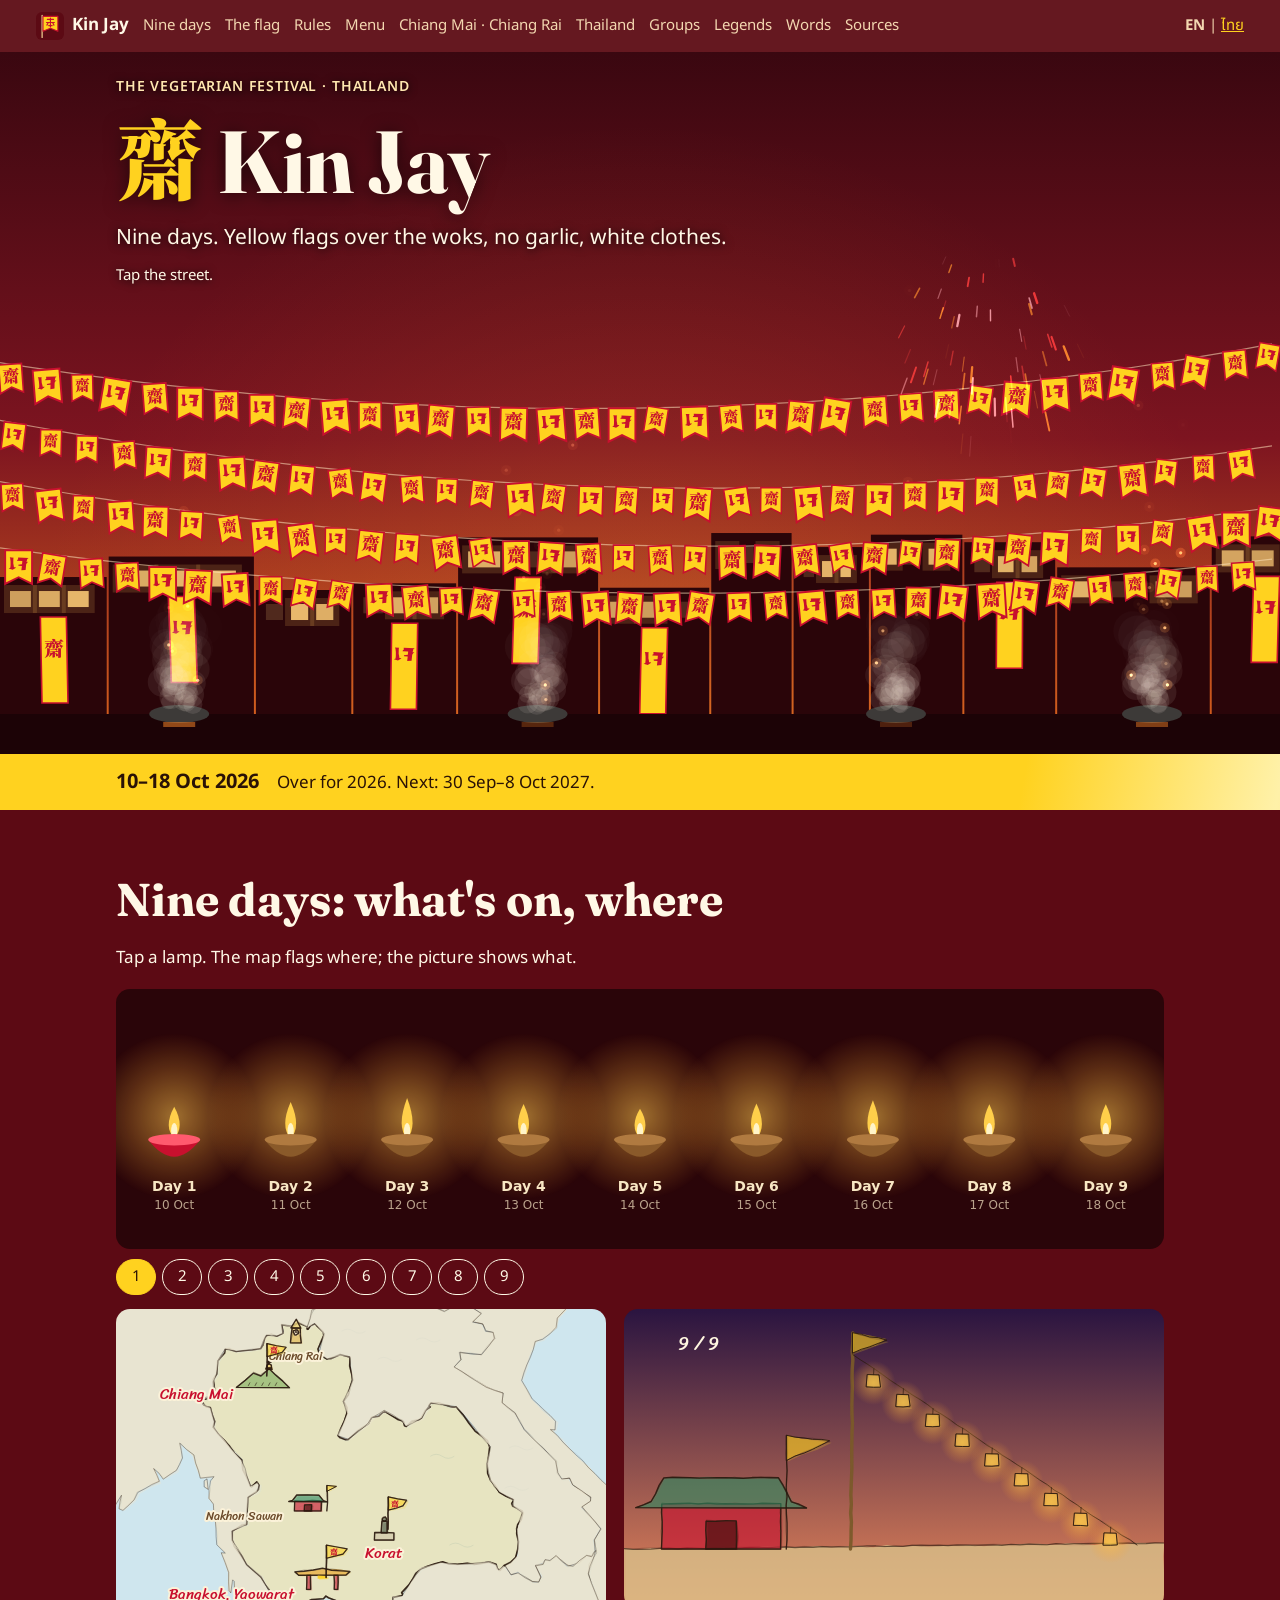
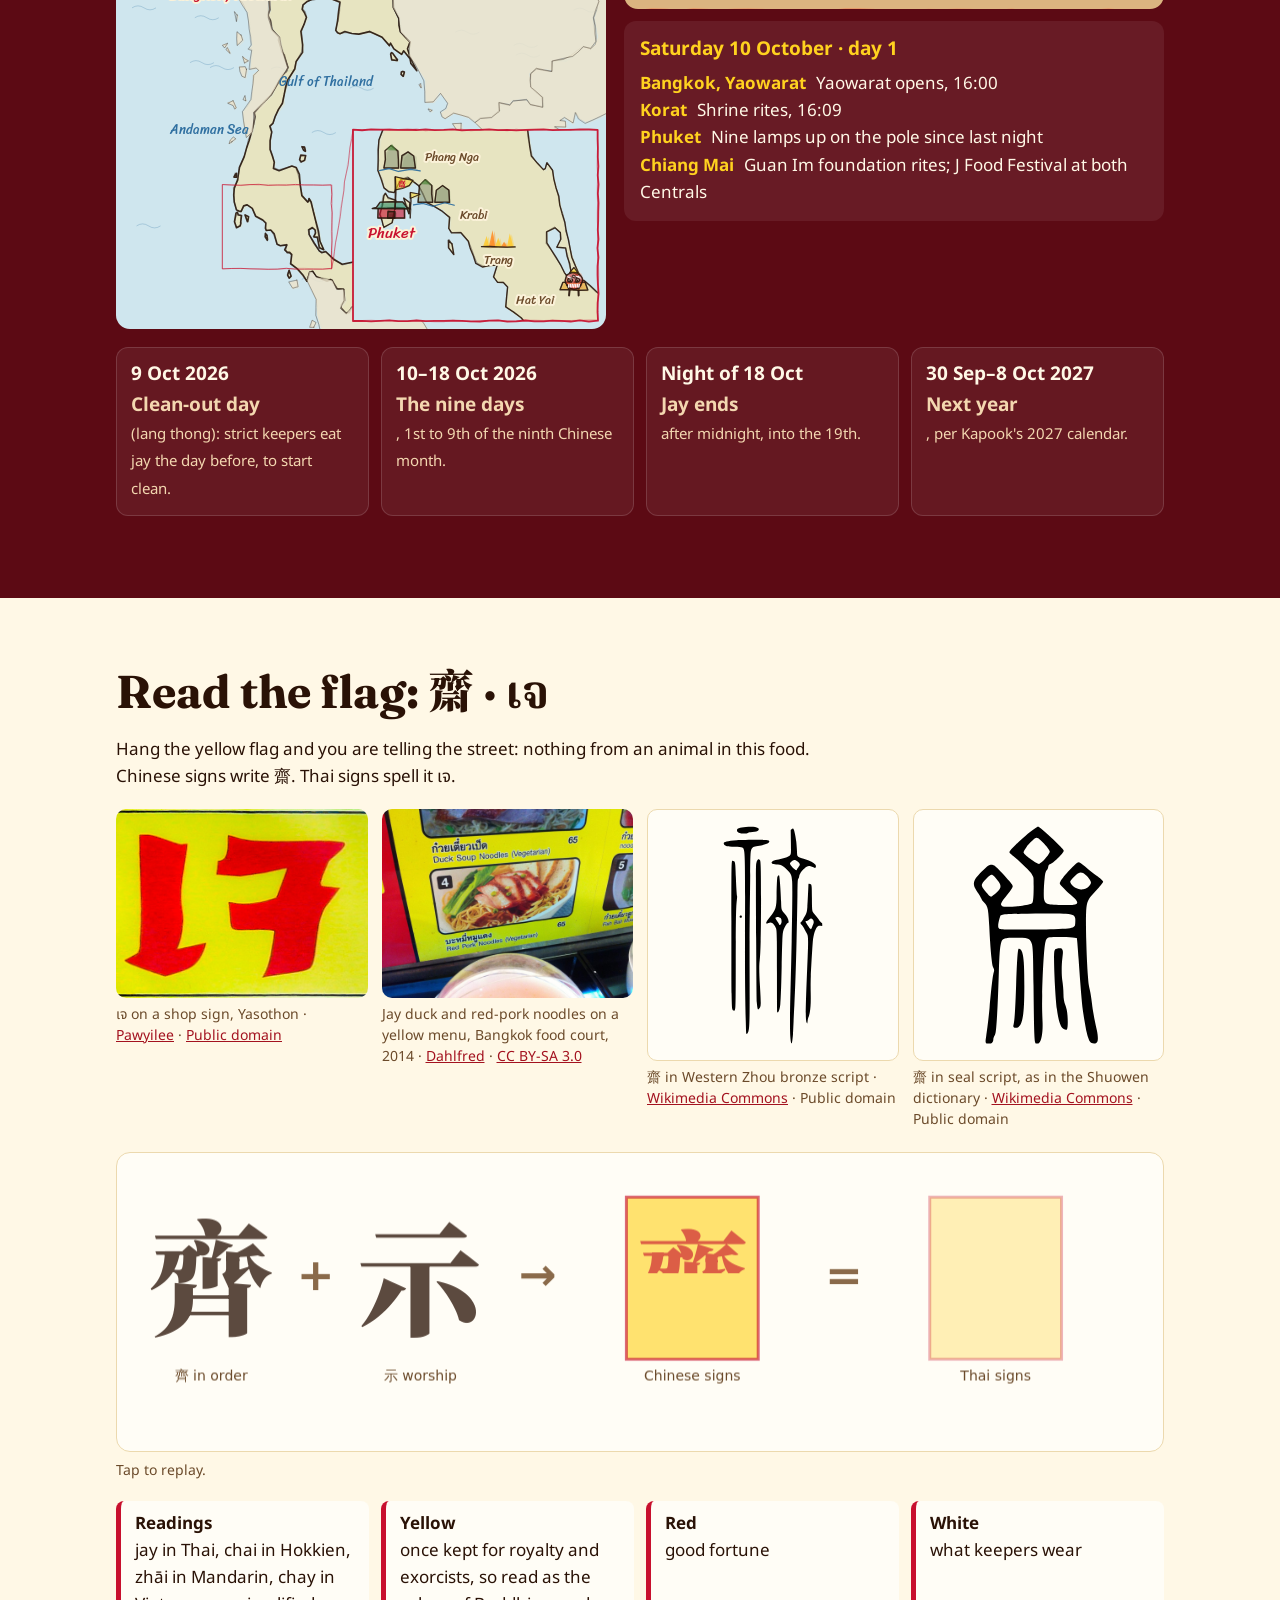
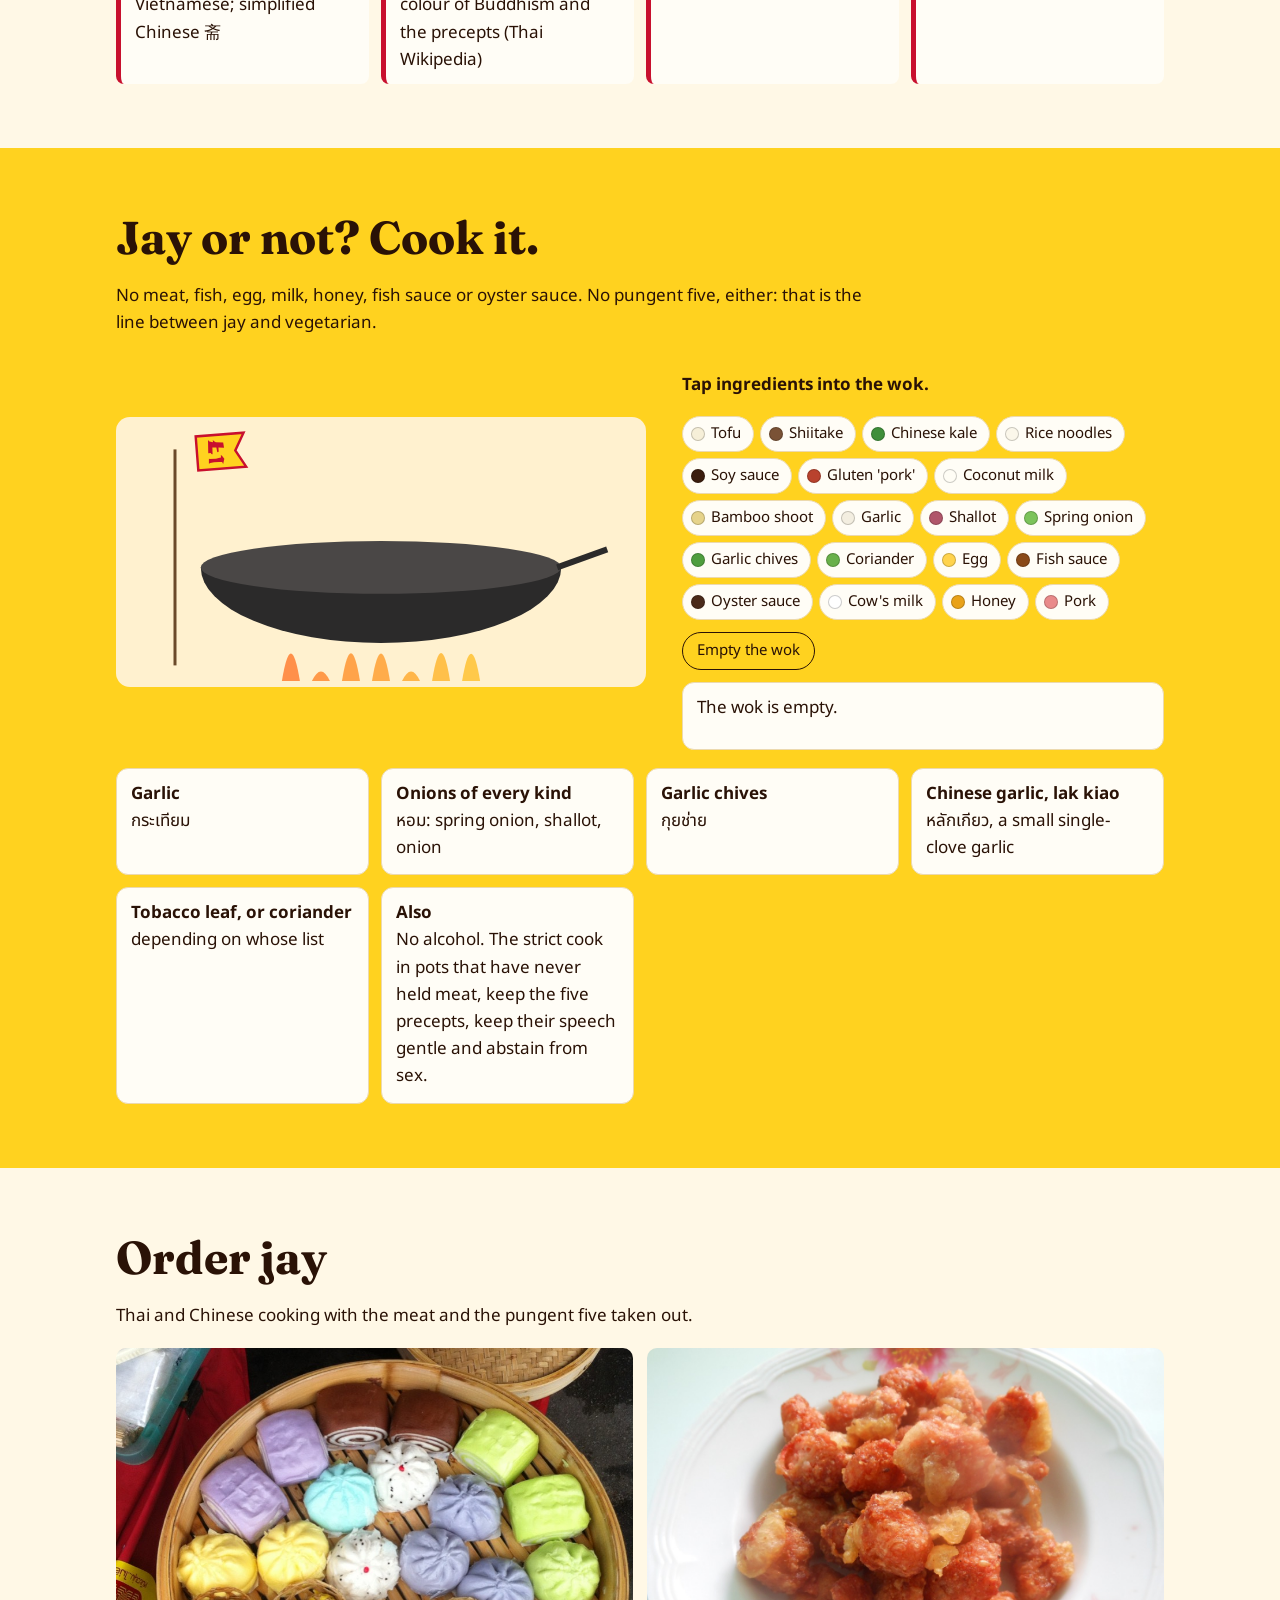
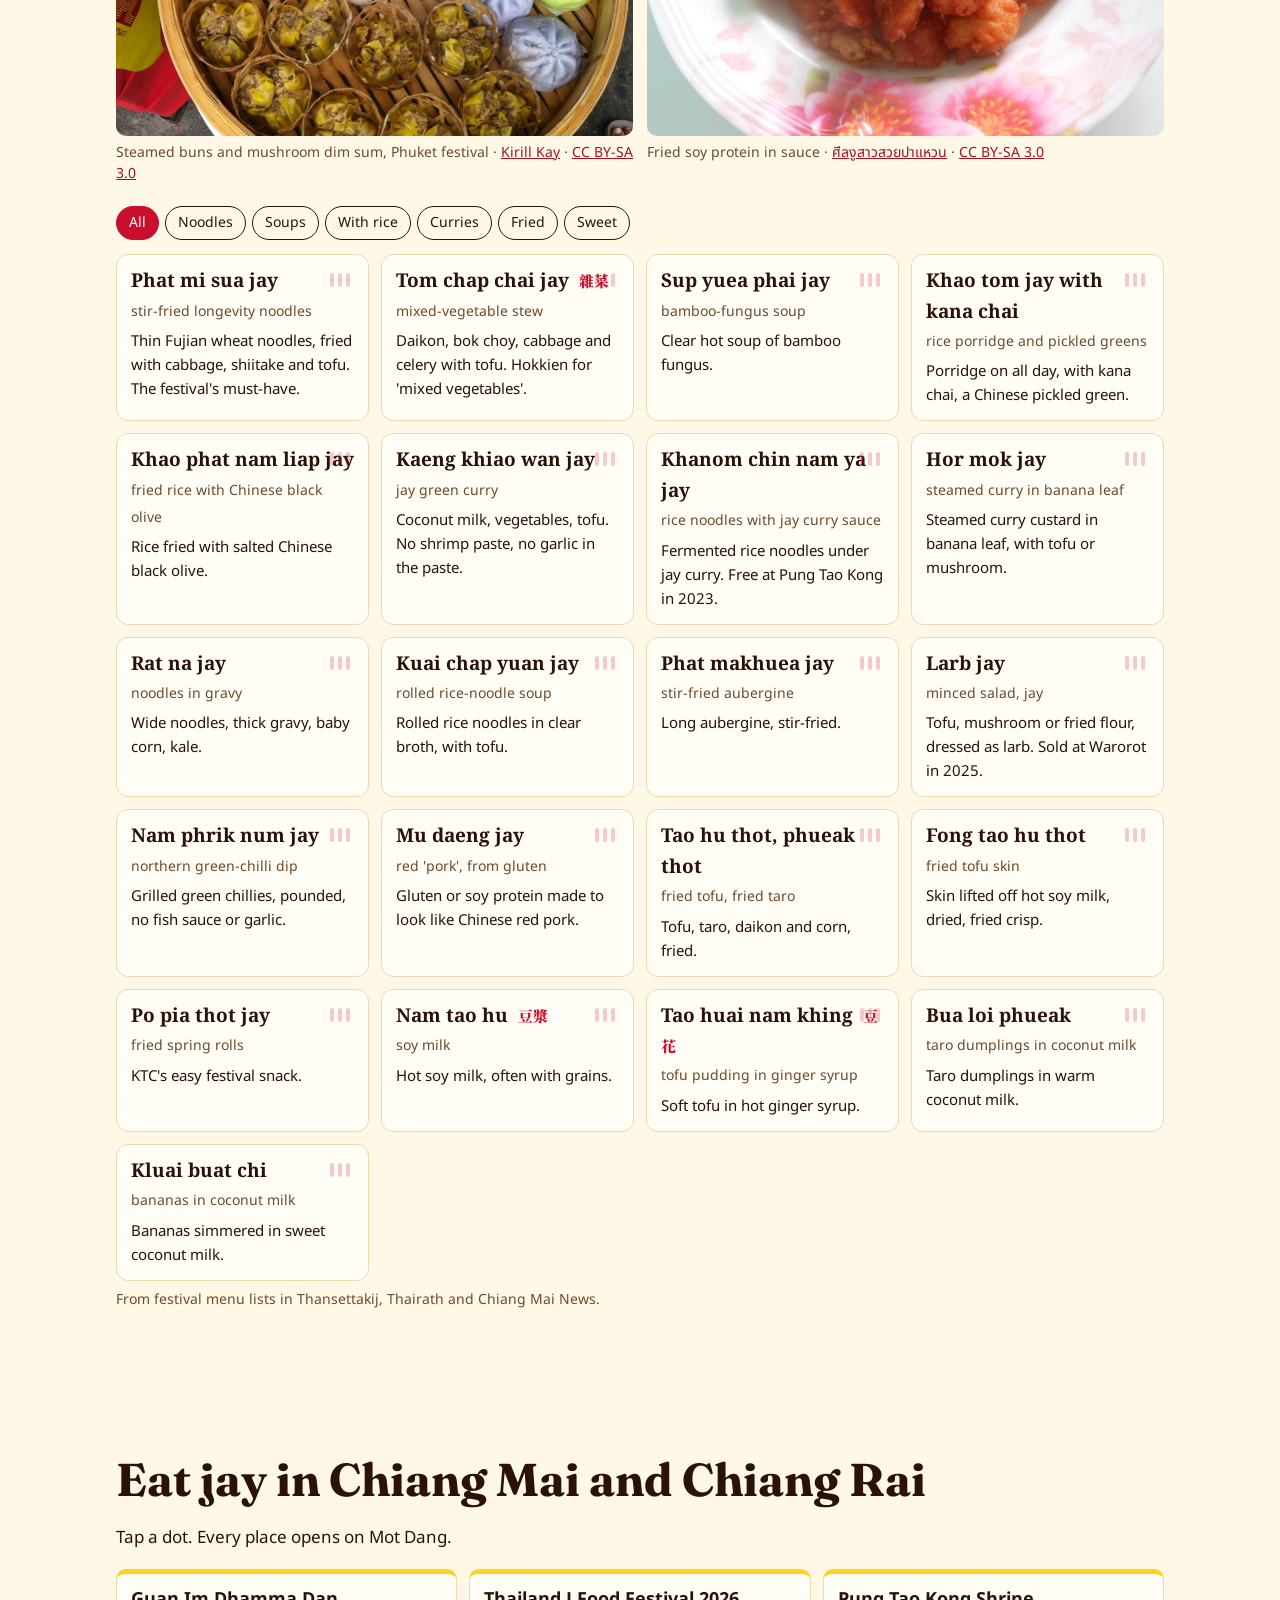
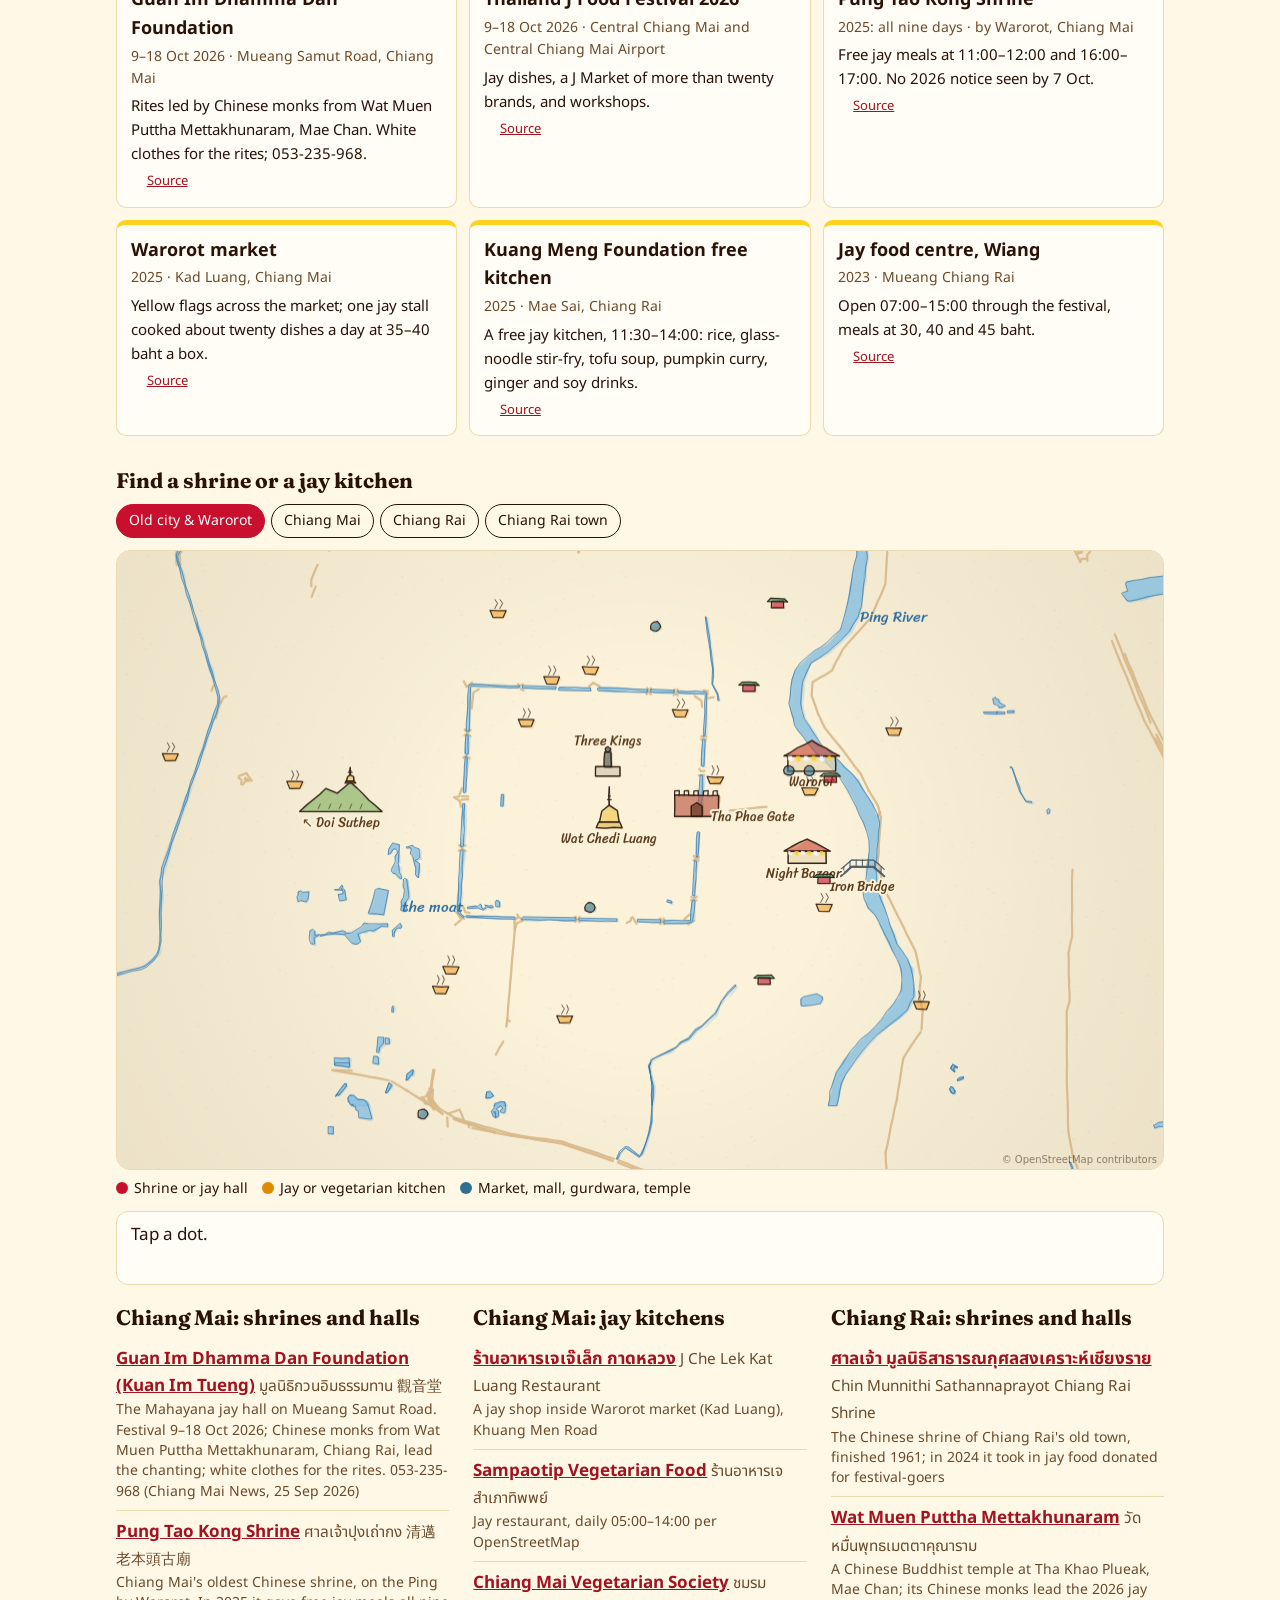
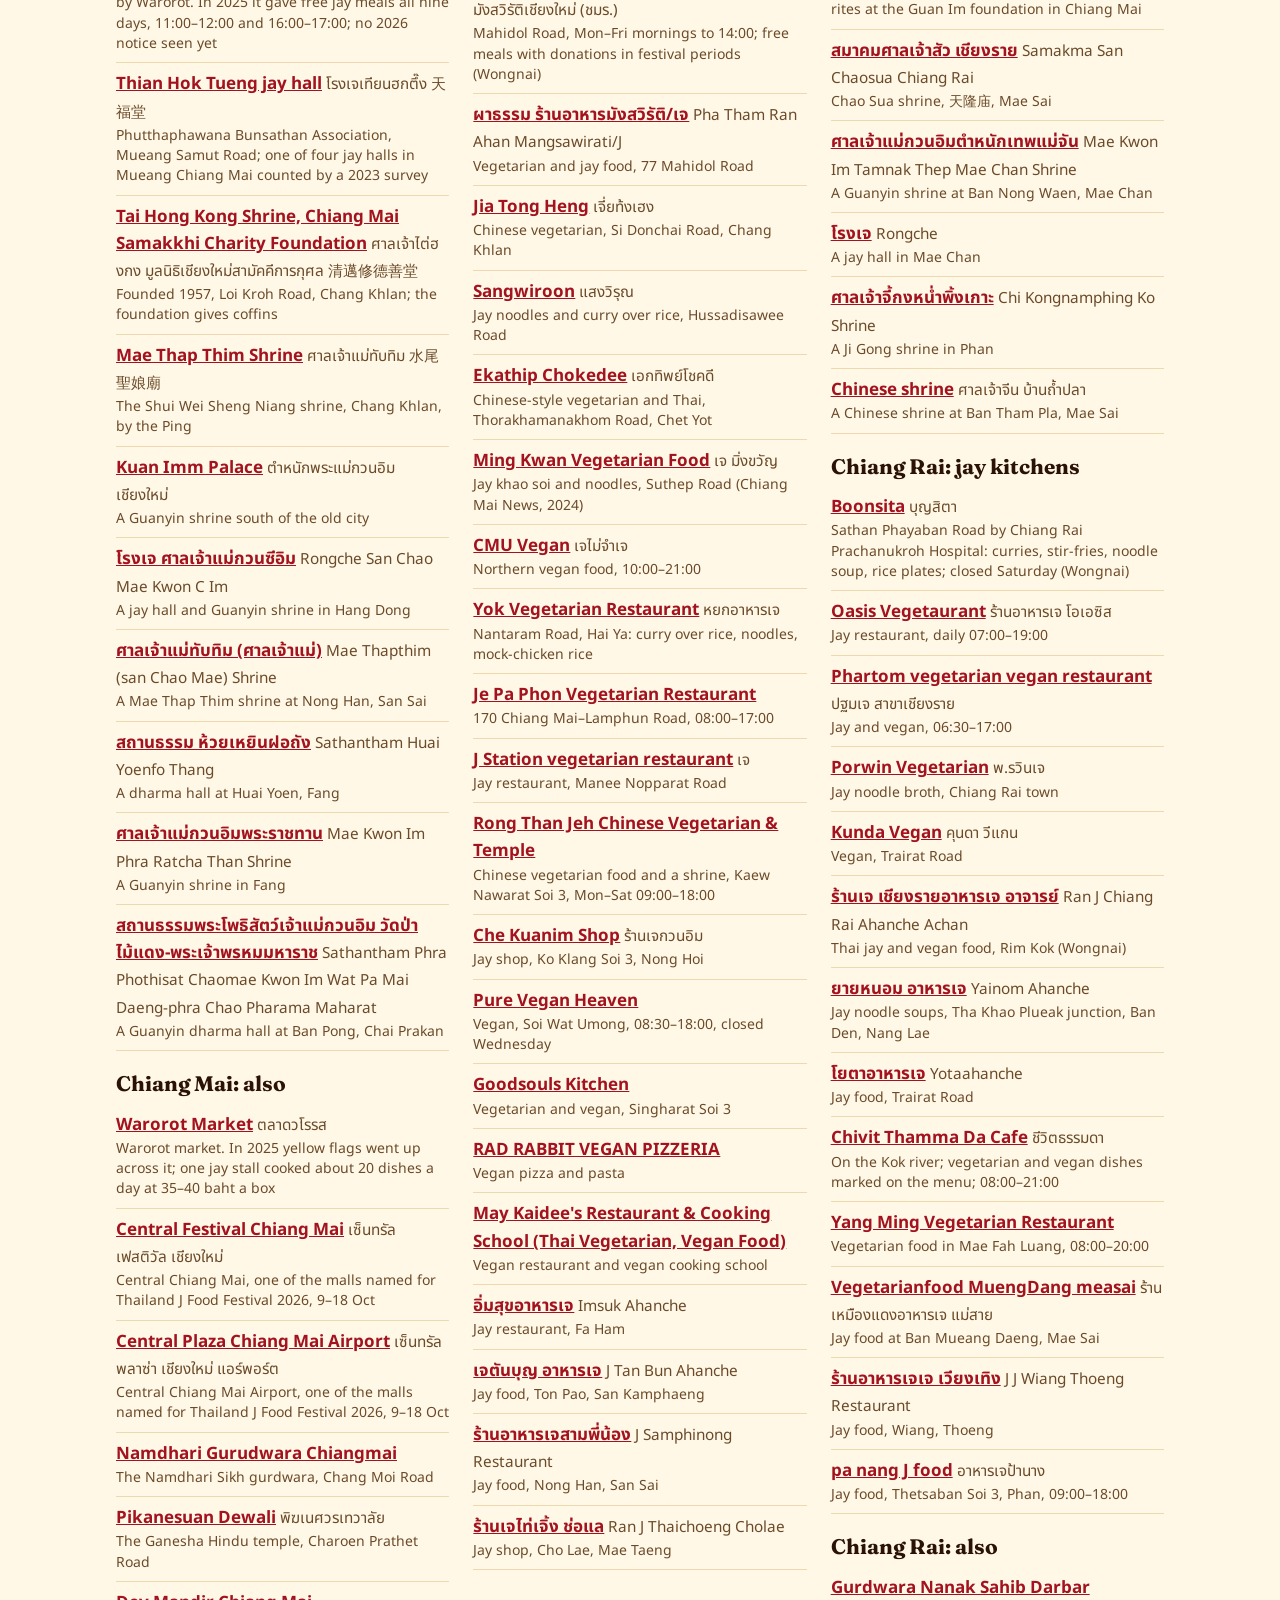
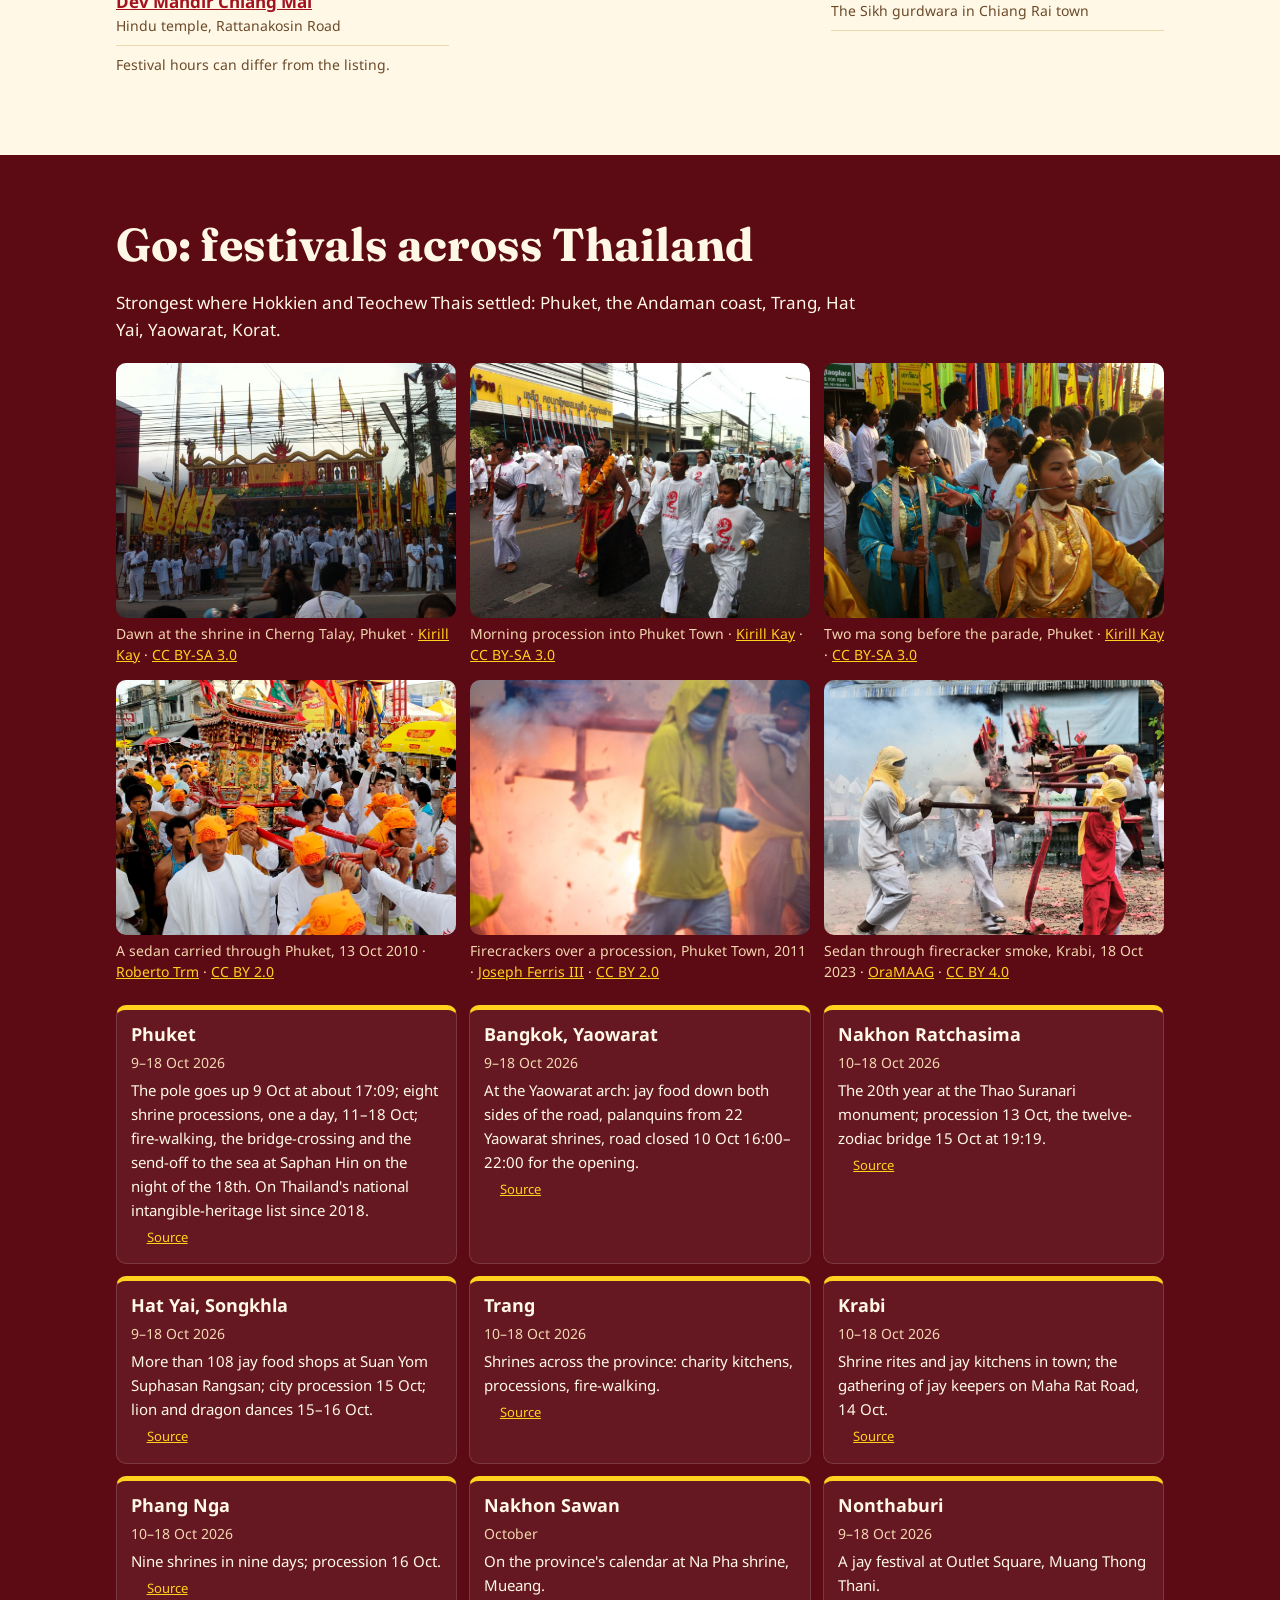
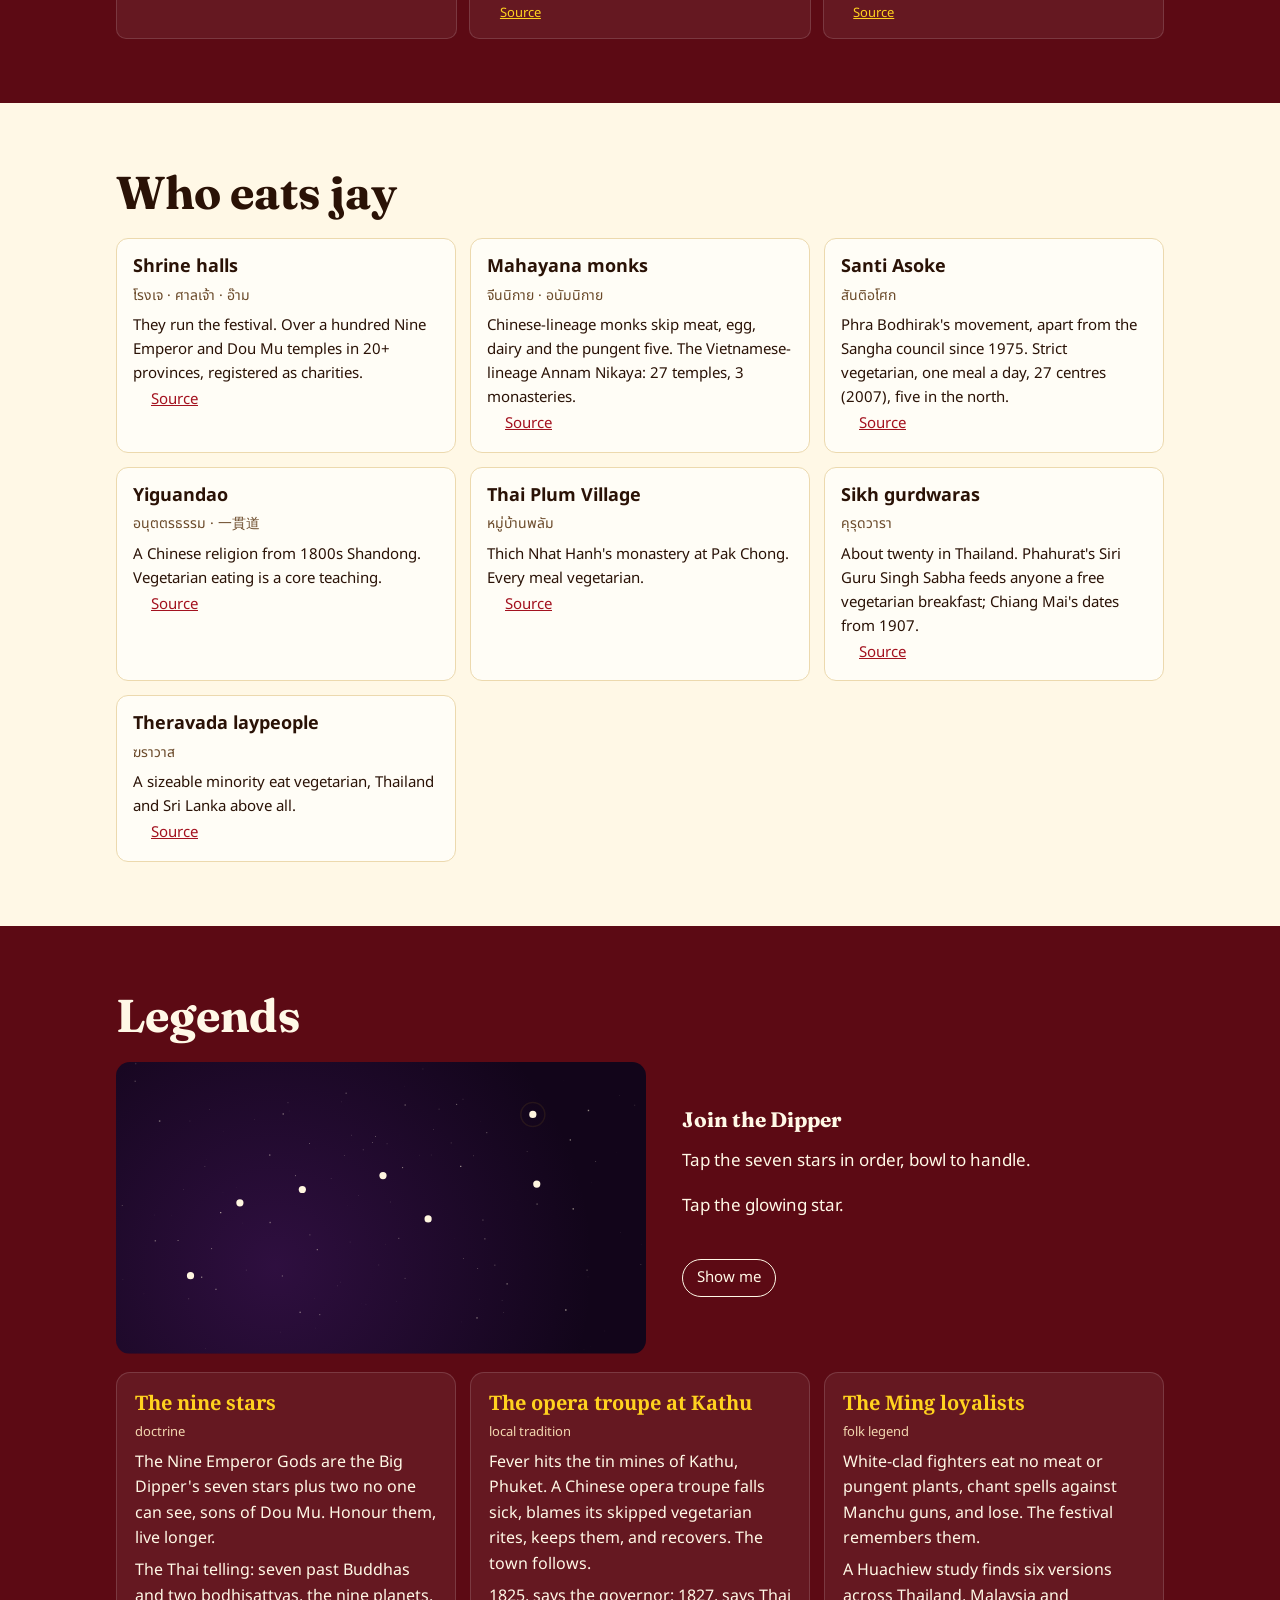
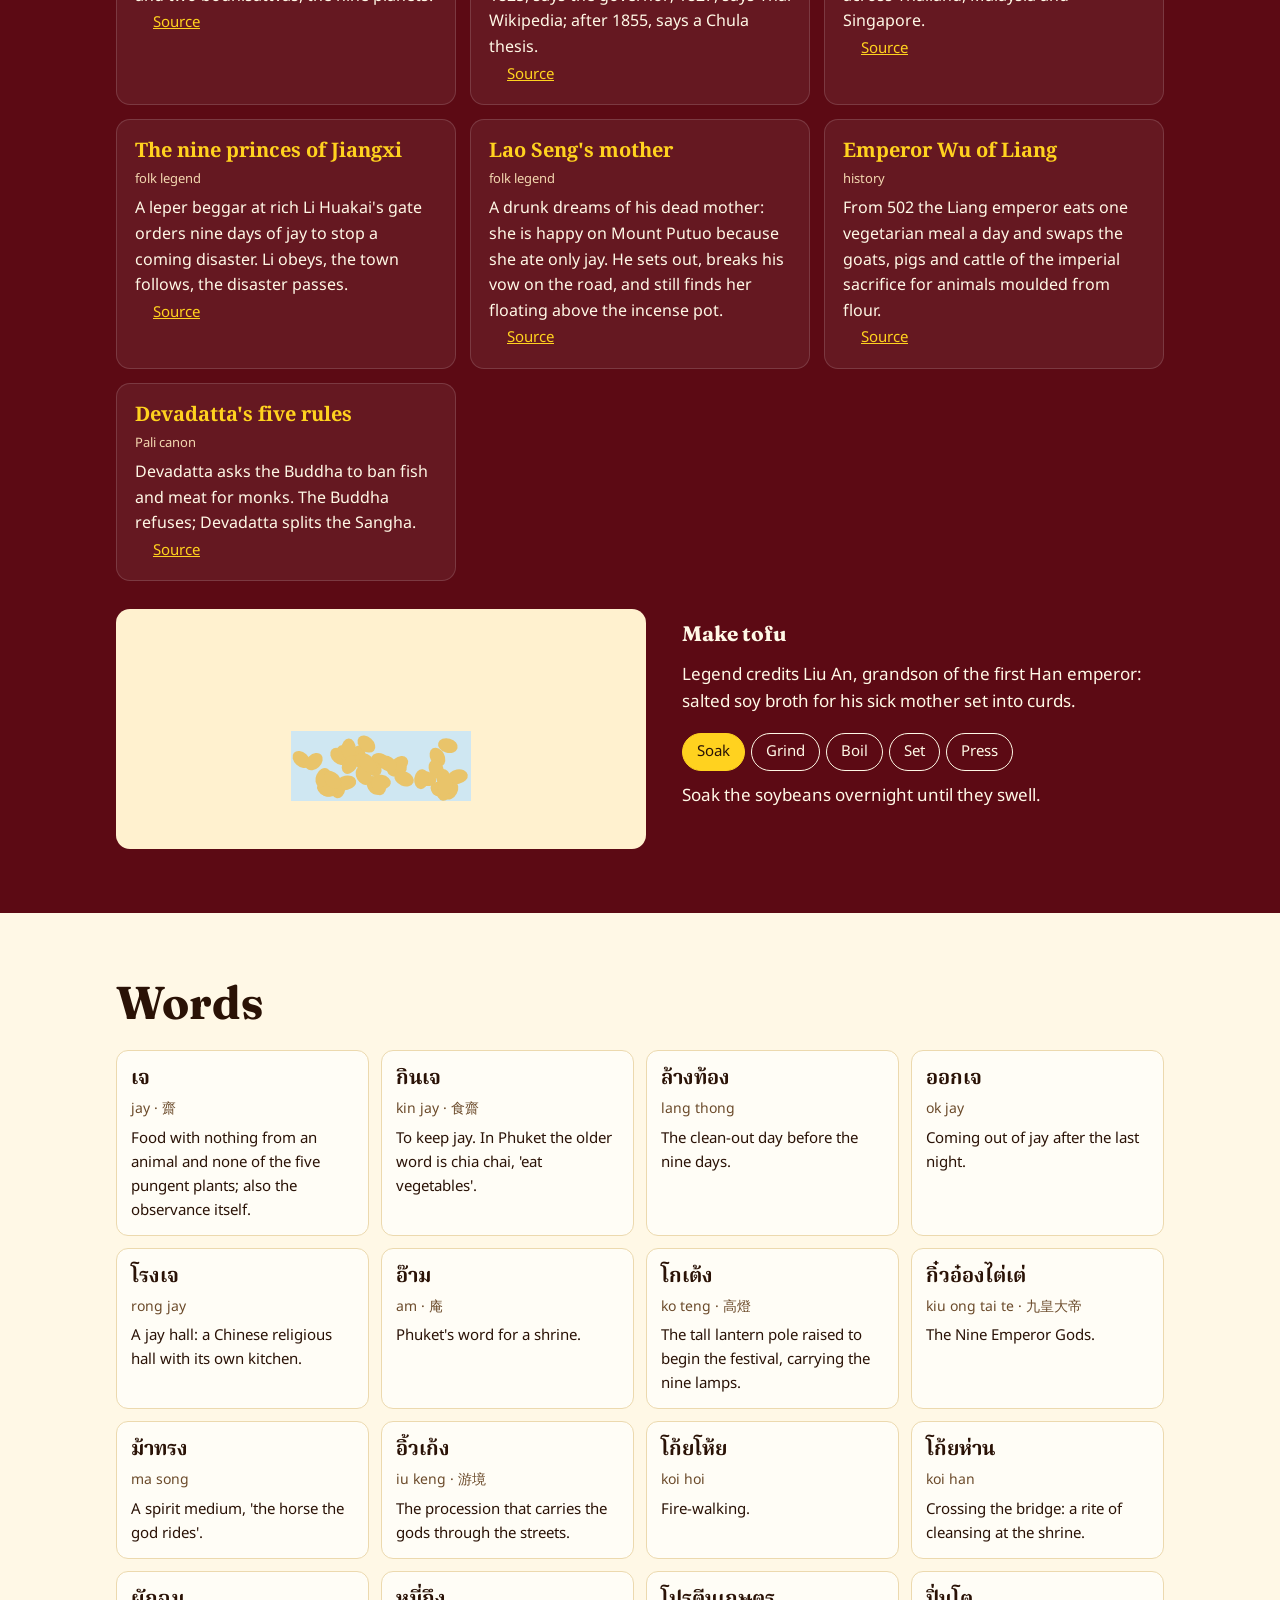
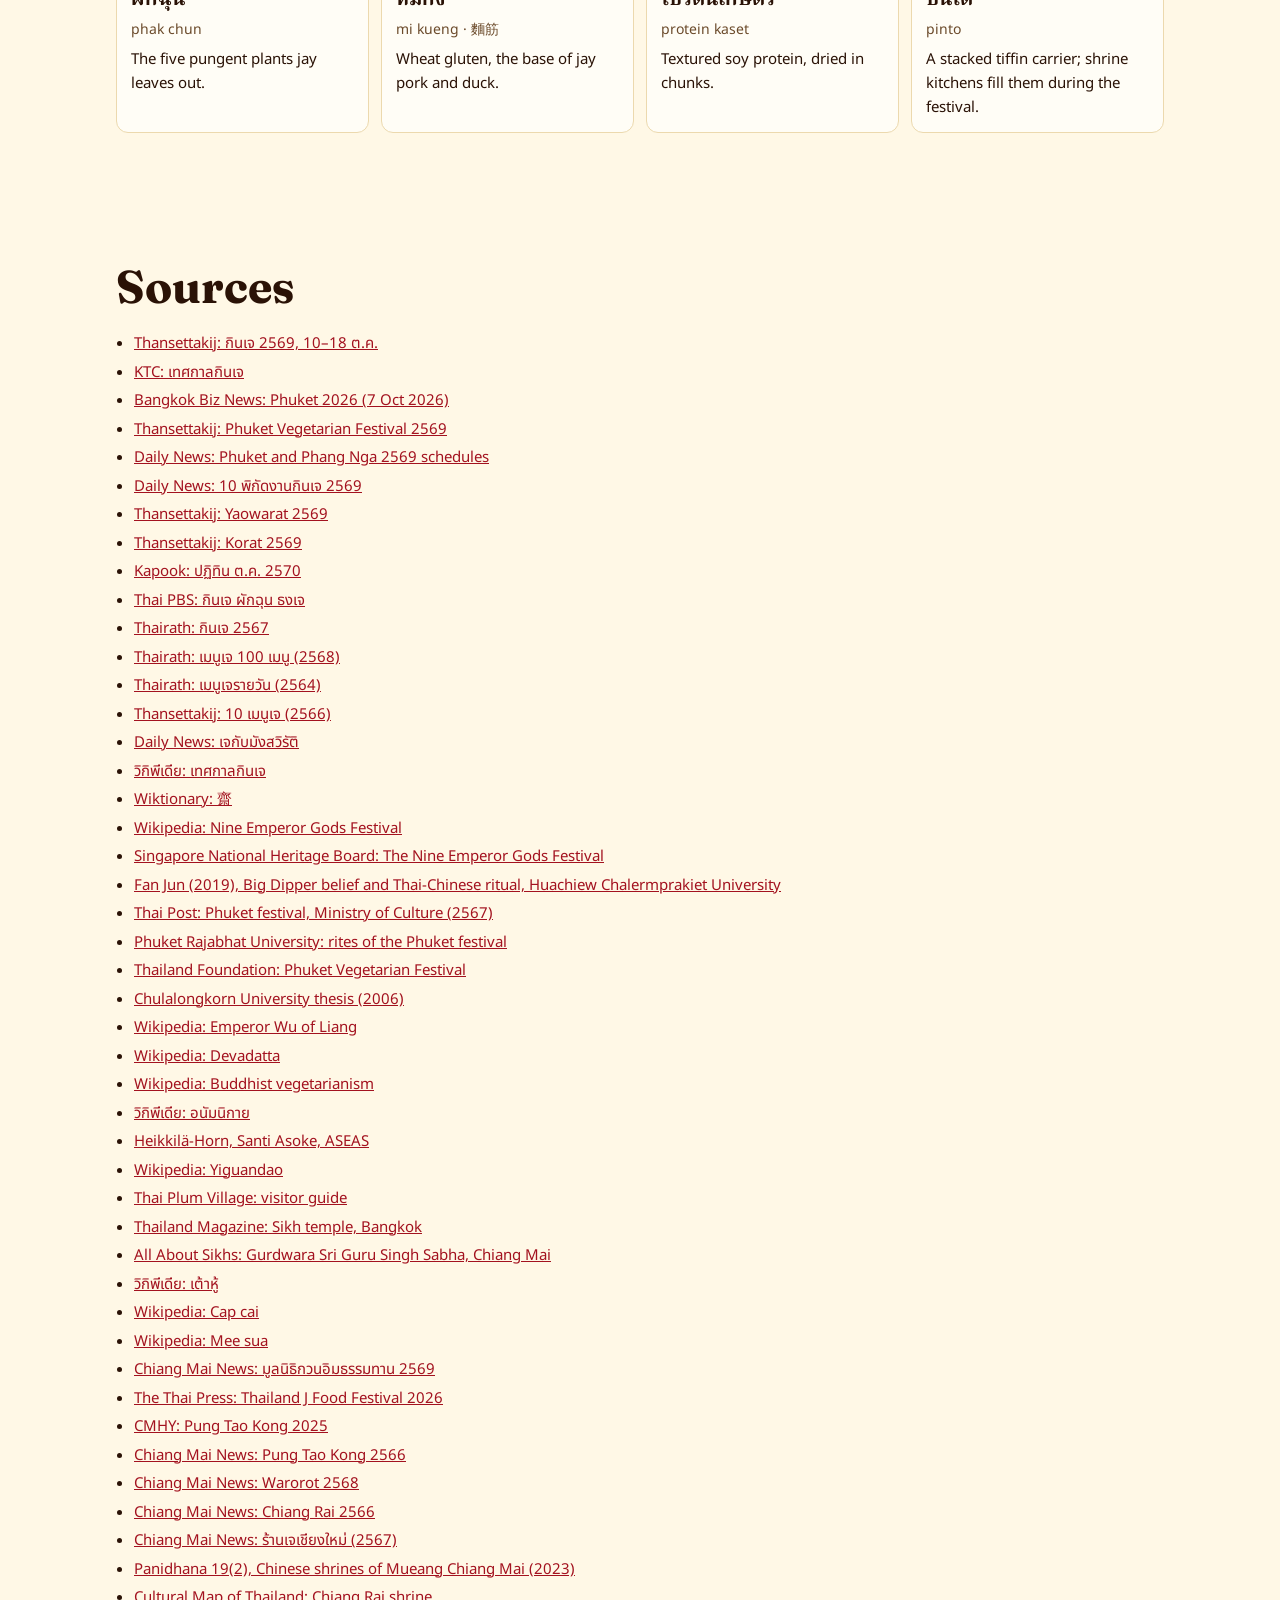
<file: docs/index.html>
<!doctype html><html lang="en" translate="no" class="notranslate"><head>
<meta charset="utf-8"><meta name="viewport" content="width=device-width,initial-scale=1">
<meta name="google" content="notranslate">
<script>if(/[.]translate[.]goog$/.test(location.hostname))location.replace("https://"+location.hostname.slice(0,-15).replace(/--/g,"~").replace(/-/g,".").replace(/~/g,"-")+location.pathname+location.search.replace(/([?&])_x_tr_[^&]*/g,"$1").replace(/[?]&+/,"?").replace(/[?&]+$/,"")+location.hash)</script>
<title>Kin Jay · กินเจ</title>
<meta name="description" content="The Vegetarian Festival, 10–18 October 2026: the yellow 齋 flag, what stays off the plate, the menu, the shrines, halls and jay kitchens of Chiang Mai and Chiang Rai, Thailand&#x27;s vegetarian groups, and the legends.">
<meta name="theme-color" content="#5c0a14">
<link rel="canonical" href="https://motdang.net/sites/kin-jay/">
<link rel="alternate" hreflang="en" href="https://motdang.net/sites/kin-jay/"><link rel="alternate" hreflang="th" href="https://motdang.net/sites/kin-jay/th/"><link rel="alternate" hreflang="x-default" href="https://motdang.net/sites/kin-jay/">
<meta property="og:type" content="website"><meta property="og:site_name" content="Kin Jay · กินเจ">
<meta property="og:title" content="Kin Jay"><meta property="og:description" content="The Vegetarian Festival, 10–18 October 2026: the yellow 齋 flag, what stays off the plate, the menu, the shrines, halls and jay kitchens of Chiang Mai and Chiang Rai, Thailand&#x27;s vegetarian groups, and the legends.">
<meta property="og:image" content="https://nanobotco.github.io/kin-jay/og/index.jpg"><meta property="og:image:width" content="1200"><meta property="og:image:height" content="630"><meta property="og:image:type" content="image/jpeg"><meta property="og:image:alt" content="Card: Kin Jay, Kin Jay, Drawn"><meta name="twitter:card" content="summary_large_image"><meta name="twitter:image" content="https://nanobotco.github.io/kin-jay/og/index.jpg"><meta name="twitter:image:alt" content="Card: Kin Jay, Kin Jay, Drawn"><meta property="og:url" content="https://motdang.net/sites/kin-jay/">
<meta property="og:locale" content="en_US"><meta property="og:locale:alternate" content="th_TH">
<link rel="icon" href="icon.svg" type="image/svg+xml">
<link rel="alternate" type="text/plain" href="https://motdang.net/sites/kin-jay/llms.txt" title="llms.txt">
<link rel="preconnect" href="https://fonts.googleapis.com"><link rel="preconnect" href="https://fonts.gstatic.com" crossorigin>
<link href="https://fonts.googleapis.com/css2?family=Fraunces:opsz,wght@9..144,600;9..144,700&family=Noto+Sans+Thai:wght@400;600;700&family=Noto+Serif+Thai:wght@600;700&family=Sriracha&display=swap" rel="stylesheet"><link href="https://fonts.googleapis.com/css2?family=Noto+Serif+TC:wght@900&display=swap&text=一九境大帝庵斋游漿燈皇示筋花菜豆貫道雜食高麵齊齋" rel="stylesheet">
<script>if(/[?&]card/.test(location.search))document.documentElement.classList.add("card")</script>
<style>:root{--deep:#5c0a14;--deep2:#7d1420;--ink:#fff8e6;--dim:#f3d7b0;--yel:#ffd21f;--red:#c8102e;--paper:#fff8e6;--card:#fffdf6;--text:#2a1206;--mute:#6b4a2a;--rule:#ecd9ae;--leaf:#2f6f3a}
*{box-sizing:border-box}
html{scroll-behavior:smooth;-webkit-text-size-adjust:100%}
body{margin:0;background:var(--paper);color:var(--text);font:17px/1.6 "Noto Sans Thai",system-ui,-apple-system,"Segoe UI",sans-serif}
html[lang=th] body{font-size:18px;line-height:1.75}
a{color:#a3121f}
.zh{font-family:"Noto Serif TC","Noto Serif SC","PingFang TC","Songti TC",serif;font-weight:900}
h1,h2,h3{font-family:Fraunces,"Noto Serif Thai",Georgia,serif;font-weight:700;line-height:1.15;margin:0 0 .4em}
html[lang=th] h1,html[lang=th] h2,html[lang=th] h3{font-family:"Noto Serif Thai",Fraunces,serif;line-height:1.35}
h2{font-size:clamp(28px,4.6vw,46px)}
h3{font-size:21px}
.in{max-width:1080px;margin:0 auto;padding:0 16px}
.kick{font-size:14px;letter-spacing:.06em;text-transform:uppercase;color:var(--mute);margin:0 0 .5em;font-weight:600}
html[lang=th] .kick{text-transform:none;letter-spacing:0}
.sec{padding:64px 0}
.sec p{max-width:44em}
.dark{background:var(--deep);color:var(--ink)}
.dark a{color:var(--yel)}
.dark .kick{color:var(--dim)}
.gold{background:var(--yel);color:var(--text)}
.gold .kick{color:#6b3a00}
canvas{display:block;width:100%;touch-action:pan-y}
.cv{border-radius:14px}
.note{font-size:14px;color:var(--mute);margin-top:.6em}
.dark .note{color:var(--dim)}
/* top bar */
header.top{position:sticky;top:0;z-index:20;background:rgba(92,10,20,.94);backdrop-filter:blur(8px);-webkit-backdrop-filter:blur(8px);color:var(--ink);transition:transform .25s}
header.top .in{display:flex;align-items:center;gap:14px;min-height:52px;max-width:1240px}
.brand{display:flex;align-items:center;gap:8px;color:var(--ink);text-decoration:none;font-weight:700;white-space:nowrap}
header.top nav{display:flex;gap:14px;overflow-x:auto;scrollbar-width:none;flex:1;font-size:15px}
header.top nav::-webkit-scrollbar{display:none}
header.top nav a{color:var(--dim);text-decoration:none;white-space:nowrap;padding:6px 0}
header.top nav a:hover{color:var(--yel)}
.lang{white-space:nowrap;font-size:15px;color:var(--dim)}
.lang a{color:var(--yel)}
body.nav-away header.top{transform:translateY(-100%)}
@media (max-width:720px){.brand span{display:none}}
/* hero */
.hero{position:relative;background:#3a0710;color:var(--ink);overflow:hidden}
.hero canvas{height:min(78vh,720px);min-height:460px;cursor:pointer}
.hero-t{position:absolute;left:0;right:0;top:0;padding:24px 16px 0;max-width:1080px;margin:0 auto;pointer-events:none}
.hero-t h1{font-size:clamp(40px,7.6vw,88px);margin:0;text-shadow:0 2px 18px rgba(0,0,0,.6)}
.hero-t h1 .zh{color:var(--yel);margin-right:.15em}
.hero-t .kick{color:#ffe7b0;text-shadow:0 1px 8px #000}
.hero-t .lede{font-size:clamp(17px,2.2vw,21px);max-width:30em;text-shadow:0 1px 10px #000;margin:.4em 0 0}
.hero-t .hint{font-size:15px;opacity:.85;margin-top:.6em;text-shadow:0 1px 8px #000}
.nowbar{background:var(--yel);color:var(--text)}
.nowbar .in{display:flex;flex-wrap:wrap;gap:6px 18px;align-items:baseline;padding-top:12px;padding-bottom:12px}
.nowbar b{font-size:20px}
.cardline{display:none;font-size:24px;color:#ffe7b0;margin-top:16px;text-shadow:0 1px 8px #000}
.cardline span{font-size:19px;color:var(--yel)}
html.card header.top,html.card .nowbar,html.card main>section:not(.hero),html.card footer{display:none}
html.card .hero canvas{height:100vh;min-height:0}
html.card .hero-t{padding-top:44px;padding-left:56px;max-width:none}
html.card .hero-t h1{font-size:104px}
html.card .cardline{display:block}
html.card .lede,html.card .hint{display:none}
/* pills */
.pill{font:inherit;font-size:15px;border:1.5px solid currentColor;background:transparent;color:inherit;border-radius:999px;padding:6px 14px;cursor:pointer;min-height:36px}
.pill[aria-pressed=true]{background:var(--red);color:#fff;border-color:var(--red)}
.dark .pill[aria-pressed=true]{background:var(--yel);color:var(--text);border-color:var(--yel)}
.seg,.btns{display:flex;flex-wrap:wrap;gap:6px;margin:12px 0}
.seg .pill{font-size:14px;padding:5px 12px;min-height:34px}
.two{display:grid;grid-template-columns:1.1fr 1fr;gap:36px;align-items:center}
@media (max-width:860px){.two{grid-template-columns:1fr}}
/* lamps */
#lampcv{background:#2a0509;border-radius:14px;cursor:pointer}
.lampbox{background:rgba(255,255,255,.07);border-radius:12px;padding:14px 16px;margin-top:12px;min-height:7em}
.lampbox b{display:block;font-size:19px;color:var(--yel)}
.lampbox p{margin:.3em 0 0}
#lampbtns{margin-top:10px}
#lampbtns .pill{min-width:40px;padding:4px 10px}
/* dates */
.dates{display:grid;grid-template-columns:repeat(auto-fit,minmax(220px,1fr));gap:12px;margin:18px 0}
.dates div{background:var(--card);border:1px solid var(--rule);border-radius:12px;padding:12px 14px}
.dark .dates div{background:rgba(255,255,255,.06);border-color:rgba(255,255,255,.14)}
.dates b{display:block;font-size:19px}
.dates span{font-size:15px;color:var(--mute)}
.dark .dates span{color:var(--dim)}
/* the character */
#glyphcv{background:var(--card);border:1px solid var(--rule);border-radius:14px;cursor:pointer}
.flagfacts{display:grid;grid-template-columns:repeat(auto-fit,minmax(230px,1fr));gap:12px;margin-top:18px}
.flagfacts div{background:var(--card);border-left:5px solid var(--red);border-radius:8px;padding:10px 14px}
.flagfacts b{display:block}
/* the wok */
#wokcv{background:#fff1cf;border-radius:14px}
#chips{display:flex;flex-wrap:wrap;gap:6px;margin:12px 0}
.chip{font:inherit;font-size:15px;border:1.5px solid var(--rule);background:var(--card);color:var(--text);border-radius:999px;padding:5px 12px 5px 8px;cursor:pointer;min-height:36px;display:inline-flex;align-items:center;gap:6px}
.chip i{display:inline-block;width:14px;height:14px;border-radius:50%;border:1px solid rgba(0,0,0,.2)}
.chip[aria-pressed=true]{border-color:var(--text);background:#fff;font-weight:700}
.wokout{border-radius:12px;padding:12px 14px;background:var(--card);border:1px solid var(--rule);min-height:4em}
.wokout.ok{background:#fff3b0;border-color:var(--yel)}
.wokout.no{background:#ffe3e0;border-color:#f0a8a0}
.wokout ul{margin:.4em 0 0;padding-left:1.2em}
.rules{display:grid;grid-template-columns:repeat(auto-fit,minmax(240px,1fr));gap:12px;margin-top:18px}
.rules div{background:var(--card);border:1px solid var(--rule);border-radius:12px;padding:12px 14px}
.rules b{display:block}
/* menu */
.dishes{display:grid;grid-template-columns:repeat(auto-fill,minmax(250px,1fr));gap:12px;margin-top:14px}
.dish{background:var(--card);border:1px solid var(--rule);border-radius:12px;padding:12px 14px 12px 14px;position:relative;overflow:hidden}
.dish b{display:block;font-size:19px;font-family:"Noto Serif Thai",Fraunces,serif}
.dish i{font-style:normal;color:var(--mute);font-size:14px}
.dish p{margin:.35em 0 0;font-size:15px}
.dish .zh{font-size:15px;color:var(--red);margin-left:.3em}
.dish::after{content:"";position:absolute;right:10px;top:10px;width:14px;height:20px;border-left:2px solid var(--red);border-bottom:2px solid var(--red);transform:skewY(-8deg);opacity:.0}
.steam{position:absolute;right:16px;top:6px;width:22px;height:26px;pointer-events:none}
.steam span{position:absolute;bottom:0;width:4px;height:14px;border-radius:4px;background:rgba(200,16,46,.22);animation:rise 2.6s infinite ease-in}
.steam span:nth-child(2){left:8px;animation-delay:.8s}.steam span:nth-child(3){left:16px;animation-delay:1.6s}
@keyframes rise{0%{transform:translateY(6px) scaleY(.6);opacity:0}30%{opacity:1}100%{transform:translateY(-16px) scaleY(1.2);opacity:0}}
/* map + lists */
#mapcv{background:#fbf1d6;border-radius:14px;cursor:pointer;border:1px solid var(--rule)}
.mapinfo{background:var(--card);border:1px solid var(--rule);border-radius:12px;padding:10px 14px;margin-top:10px;min-height:4.4em}
.legend{display:flex;flex-wrap:wrap;gap:14px;font-size:14px;margin:8px 0}
.legend i{display:inline-block;width:12px;height:12px;border-radius:50%;margin-right:6px;vertical-align:-1px}
.cols{display:grid;grid-template-columns:repeat(auto-fit,minmax(300px,1fr));gap:24px;margin-top:20px}
.plist{list-style:none;padding:0;margin:0}
.plist li{padding:8px 0;border-bottom:1px solid var(--rule)}
.plist li a{font-weight:700}
.plist li small{display:block;color:var(--mute);font-size:14px;line-height:1.45}
.ev{display:grid;grid-template-columns:repeat(auto-fit,minmax(280px,1fr));gap:12px;margin-top:16px}
.ev div{background:var(--card);border:1px solid var(--rule);border-top:5px solid var(--yel);border-radius:10px;padding:12px 14px}
.dark .ev div{background:rgba(255,255,255,.06);border-color:rgba(255,255,255,.14);border-top-color:var(--yel)}
.ev b{display:block;font-size:18px}
.ev span{display:block;font-size:14px;color:var(--mute);margin:.15em 0 .35em}
.dark .ev span{color:var(--dim)}
.ev p{margin:0;font-size:15px}
.ev a.src{font-size:13px}
/* groups */
.groups{display:grid;grid-template-columns:repeat(auto-fill,minmax(280px,1fr));gap:14px;margin-top:16px}
.groups div{background:var(--card);border:1px solid var(--rule);border-radius:12px;padding:14px 16px}
.groups b{display:block;font-size:18px}
.groups i{font-style:normal;color:var(--mute);font-size:14px}
.groups p{margin:.35em 0 0;font-size:15px}
/* legends */
.tales{display:grid;grid-template-columns:repeat(auto-fit,minmax(300px,1fr));gap:14px;margin-top:18px}
.tale{background:rgba(255,255,255,.06);border:1px solid rgba(255,255,255,.14);border-radius:14px;padding:16px 18px}
.tale b{display:block;font-size:20px;color:var(--yel);font-family:"Noto Serif Thai",Fraunces,serif}
.tale small{display:block;color:var(--dim);font-size:13px;margin:.1em 0 .5em}
.tale p{margin:.4em 0 0;font-size:16px}
#dipcv{border-radius:14px;cursor:pointer}
.diptext{min-height:3.2em;margin:.6em 0 0}
#tofucv{background:#fff1cf;border-radius:14px}
.tofutext{min-height:3.2em;margin:.6em 0 0}
/* pictures, words, sources */
.ph{display:grid;grid-template-columns:repeat(auto-fit,minmax(300px,1fr));gap:18px;margin-top:20px}
.ph figure{margin:0}
.ph img{width:100%;height:auto;border-radius:10px;display:block;max-height:520px;object-fit:cover;background:#eee}
.ph figcaption{font-size:14px;color:var(--mute);margin-top:6px;line-height:1.5}
.glos{display:grid;grid-template-columns:repeat(auto-fill,minmax(250px,1fr));gap:12px;margin-top:20px}
.glos div{background:var(--card);border:1px solid var(--rule);border-radius:12px;padding:12px 14px}
.glos b{display:block;font-size:20px;font-family:"Noto Serif Thai",Fraunces,serif}
.glos i{font-style:normal;color:var(--mute);font-size:14px}
.glos p{margin:.3em 0 0;font-size:15px}
.roman{color:var(--mute);font-style:normal;font-size:.9em}
.dark .roman{color:var(--dim)}
.src{font-size:15px;padding-left:1.2em}
.src li{margin:.3em 0}
.sib{display:flex;gap:14px;align-items:center;background:var(--card);border:1px solid var(--rule);border-radius:14px;padding:14px 16px;margin-top:22px;text-decoration:none;color:inherit;max-width:44em}
.sib b{display:block;font-size:19px}
footer.bot{background:var(--deep);color:var(--dim);padding:28px 0;font-size:14px}
footer.bot a{color:var(--yel)}
@media (prefers-reduced-motion:reduce){html{scroll-behavior:auto}.steam span{animation:none;opacity:.6}}
.ph{grid-template-columns:repeat(auto-fit,minmax(240px,1fr));gap:14px;margin:18px 0 22px}
.ph-thailand{grid-template-columns:repeat(auto-fit,minmax(280px,1fr))}
.ph img{aspect-ratio:4/3;object-fit:cover;max-height:none}
.ph figure.glyphpic img{object-fit:contain;background:#fffdf6;border:1px solid var(--rule);padding:14px}
.dark .ph figcaption{color:var(--dim)}
.ph-flag{grid-template-columns:repeat(auto-fit,minmax(170px,1fr))}
.ph figure.glyphpic img{aspect-ratio:1/1}
@media (max-width:520px){#lampbtns{gap:4px}#lampbtns .pill{min-width:32px;padding:2px 8px;min-height:32px;font-size:14px}.flagfacts{grid-template-columns:1fr 1fr}.flagfacts div{padding:8px 10px;font-size:15px}}
.daygrid{display:grid;grid-template-columns:1fr 1.1fr;gap:18px;margin-top:14px;align-items:start}
@media (max-width:760px){.daygrid{grid-template-columns:1fr}}
#thcv,#scenecv{border-radius:14px;display:block;width:100%}
#scenecv{margin-bottom:10px}
#mapcv{background:#fbf2d9}
.lampbox p b{display:inline;font-size:inherit;margin-right:.35em}
/* motion */
@keyframes rise{from{opacity:0;transform:translateY(28px) scale(.96)}to{opacity:1;transform:none}}
@keyframes zhglow{from{text-shadow:0 0 14px rgba(255,190,0,.45),0 2px 18px rgba(0,0,0,.6)}to{text-shadow:0 0 34px rgba(255,200,40,.95),0 0 70px rgba(255,120,0,.5),0 2px 18px rgba(0,0,0,.6)}}
@keyframes stamp{0%{opacity:0;transform:scale(2.4) rotate(-12deg)}60%{opacity:1;transform:scale(.92) rotate(3deg)}100%{transform:none}}
@keyframes shimmer{from{background-position:-200% 0}to{background-position:200% 0}}
.hero-t .kick{animation:rise .6s .1s cubic-bezier(.2,1.2,.4,1) both}
.hero-t h1{animation:rise .8s .2s cubic-bezier(.2,1.3,.4,1) both}
.hero-t h1 .zh{display:inline-block;animation:stamp .7s .45s cubic-bezier(.3,1.4,.5,1) both,zhglow 2.4s 1.2s ease-in-out infinite alternate}
.hero-t .lede{animation:rise .7s .5s ease-out both}
.hero-t .hint{animation:rise .7s .8s ease-out both}
.nowbar{background:linear-gradient(100deg,var(--yel) 40%,#fff1a8 50%,var(--yel) 60%) 0 0/200% 100%;animation:shimmer 5s linear infinite}
.pill,.chip{transition:transform .18s cubic-bezier(.3,1.6,.5,1),background .2s,color .2s,box-shadow .2s}
.pill:hover,.chip:hover{transform:translateY(-2px);box-shadow:0 4px 12px rgba(92,10,20,.18)}
.pill:active,.chip:active{transform:scale(.92)}
.chip[aria-pressed=true]{animation:stamp .35s cubic-bezier(.3,1.5,.5,1)}
.dates div,.rules div,.dish,.ev div,.groups div,.flagfacts div{transition:transform .25s cubic-bezier(.3,1.4,.5,1),box-shadow .25s}
.dates div:hover,.rules div:hover,.dish:hover,.ev div:hover,.groups div:hover,.flagfacts div:hover{transform:translateY(-4px) rotate(-.4deg);box-shadow:0 10px 24px rgba(92,10,20,.14)}
html.rv .rvx{opacity:0;transform:translateY(34px);transition:opacity .7s ease-out,transform .8s cubic-bezier(.2,1.1,.3,1)}
html.rv .rvx.on{opacity:1;transform:none}
html.card *{animation:none!important}
@media (prefers-reduced-motion:reduce){*{animation:none!important;transition:none!important}html.rv .rvx{opacity:1;transform:none}}
</style>
</head><body>
<header class="top"><div class="in"><a class="brand" href="#top"><img src="icon.svg" width="28" height="28" alt=""><span>Kin Jay</span></a>
<nav aria-label="Sections"><a href="#days">Nine days</a><a href="#flag">The flag</a><a href="#rules">Rules</a><a href="#menu">Menu</a><a href="#north">Chiang Mai · Chiang Rai</a><a href="#thailand">Thailand</a><a href="#groups">Groups</a><a href="#legends">Legends</a><a href="#words">Words</a><a href="#sources">Sources</a></nav>
<span class="lang"><b>EN</b> | <a href="th/" hreflang="th">ไทย</a></span></div></header>
<main><section id="top" class="hero"><canvas id="scene" role="img" aria-label="A street at dusk strung with yellow pennants, each with the red character 齋, swaying over food stalls"></canvas>
<div class="hero-t"><p class="kick">The Vegetarian Festival · Thailand</p><h1><span class="zh" lang="zh-Hant">齋</span>Kin Jay</h1><p class="lede">Nine days. Yellow flags over the woks, no garlic, white clothes.</p><p class="hint">Tap the street.</p><p class="cardline">10–18 Oct 2026 · 齋 · เจ<br><span>motdang.net/sites/kin-jay</span></p></div></section>
<div class="nowbar"><div class="in"><b>10–18 Oct 2026</b><span id="nowline" aria-live="polite"></span></div></div>
<section id="days" class="sec dark"><div class="in"><h2>Nine days: what&#x27;s on, where</h2><p>Tap a lamp. The map flags where; the picture shows what.</p>
<canvas id="lampcv" role="img" aria-label="Nine oil lamps in a row, one for each day of the festival; the lamps up to today are lit"></canvas>
<div id="lampbtns" class="btns" role="group" aria-label="Nine days: what&#x27;s on, where"><button class="pill" type="button">1</button><button class="pill" type="button">2</button><button class="pill" type="button">3</button><button class="pill" type="button">4</button><button class="pill" type="button">5</button><button class="pill" type="button">6</button><button class="pill" type="button">7</button><button class="pill" type="button">8</button><button class="pill" type="button">9</button></div>
<div class="daygrid"><canvas id="thcv" data-map="map.json" role="img" aria-label="A hand-drawn map of Thailand with each festival town&#x27;s landmark; the selected day&#x27;s towns carry a jay flag"></canvas>
<div><canvas id="scenecv" role="img" aria-label="A drawing of the selected day: the lamp pole, a procession, the five armies&#x27; flags, lion dance, the star offering, firecrackers or the send-off to the sea"></canvas>
<div class="lampbox" aria-live="polite"><b id="lampday"></b><p id="lamptext"></p></div></div></div>
<div class="dates"><div><b>9 Oct 2026</b><span><b>Clean-out day</b> (lang thong): strict keepers eat jay the day before, to start clean.</span></div><div><b>10–18 Oct 2026</b><span><b>The nine days</b>, 1st to 9th of the ninth Chinese month.</span></div><div><b>Night of 18 Oct</b><span><b>Jay ends</b> after midnight, into the 19th.</span></div><div><b>30 Sep–8 Oct 2027</b><span><b>Next year</b>, per Kapook's 2027 calendar.</span></div></div></div></section>
<section id="flag" class="sec"><div class="in"><h2>Read the flag: <span class="zh" lang="zh-Hant">齋</span> · <span lang="th">เจ</span></h2><p>Hang the yellow flag and you are telling the street: nothing from an animal in this food. Chinese signs write 齋. Thai signs spell it เจ.</p><div class="ph ph-flag"><figure><img loading="lazy" src="img/che-sign.jpg" width="632" height="393" alt="เจ on a shop sign, Yasothon"><figcaption>เจ on a shop sign, Yasothon · <a href="https://commons.wikimedia.org/wiki/File:Thai_%22che%22_sign.jpg">Pawyilee</a> · <a href="https://commons.wikimedia.org/wiki/Template:PD-self">Public domain</a></figcaption></figure><figure><img loading="lazy" src="img/veg-pork-sign.jpg" width="1200" height="896" alt="Jay duck and red-pork noodles on a yellow menu, Bangkok food court, 2014"><figcaption>Jay duck and red-pork noodles on a yellow menu, Bangkok food court, 2014 · <a href="https://commons.wikimedia.org/wiki/File:Vegetarian_Pork.jpg">Dahlfred</a> · <a href="https://creativecommons.org/licenses/by-sa/3.0">CC BY-SA 3.0</a></figcaption></figure><figure class="glyphpic"><img loading="lazy" src="img/zhai-bronze.svg" width="300" height="300" alt="齋 in Western Zhou bronze script"><figcaption>齋 in Western Zhou bronze script · <a href="https://commons.wikimedia.org/wiki/File:%E9%BD%8B-bronze.svg">Wikimedia Commons</a> · Public domain</figcaption></figure><figure class="glyphpic"><img loading="lazy" src="img/zhai-seal.svg" width="300" height="300" alt="齋 in seal script, as in the Shuowen dictionary"><figcaption>齋 in seal script, as in the Shuowen dictionary · <a href="https://commons.wikimedia.org/wiki/File:%E9%BD%8B-seal.svg">Wikimedia Commons</a> · Public domain</figcaption></figure></div>
<canvas id="glyphcv" role="img" aria-label="The characters 齊 and 示 sliding together into 齋 on a yellow flag"></canvas><p class="note">Tap to replay.</p>
<div class="flagfacts"><div><b>Readings</b>jay in Thai, chai in Hokkien, zhāi in Mandarin, chay in Vietnamese; simplified Chinese 斋</div><div><b>Yellow</b>once kept for royalty and exorcists, so read as the colour of Buddhism and the precepts (Thai Wikipedia)</div><div><b>Red</b>good fortune</div><div><b>White</b>what keepers wear</div></div></div></section>
<section id="rules" class="sec gold"><div class="in"><h2>Jay or not? Cook it.</h2><p>No meat, fish, egg, milk, honey, fish sauce or oyster sauce. No pungent five, either: that is the line between jay and vegetarian.</p>
<div class="two"><div><canvas id="wokcv" role="img" aria-label="A wok over a flame, with the ingredients you pick tumbling in, and a yellow flag on its pole that drops when something is not jay"></canvas></div>
<div><p><b>Tap ingredients into the wok.</b></p><div id="chips"><button class="chip" type="button" data-i="0" aria-pressed="false"><i style="background:#f6efd8"></i>Tofu</button><button class="chip" type="button" data-i="1" aria-pressed="false"><i style="background:#7a5236"></i>Shiitake</button><button class="chip" type="button" data-i="2" aria-pressed="false"><i style="background:#3f8f3a"></i>Chinese kale</button><button class="chip" type="button" data-i="3" aria-pressed="false"><i style="background:#fbf7ea"></i>Rice noodles</button><button class="chip" type="button" data-i="4" aria-pressed="false"><i style="background:#3b1d0e"></i>Soy sauce</button><button class="chip" type="button" data-i="5" aria-pressed="false"><i style="background:#b9422e"></i>Gluten &#x27;pork&#x27;</button><button class="chip" type="button" data-i="6" aria-pressed="false"><i style="background:#fffdf5"></i>Coconut milk</button><button class="chip" type="button" data-i="7" aria-pressed="false"><i style="background:#e6d38a"></i>Bamboo shoot</button><button class="chip" type="button" data-i="8" aria-pressed="false"><i style="background:#f3eee0"></i>Garlic</button><button class="chip" type="button" data-i="9" aria-pressed="false"><i style="background:#b0566a"></i>Shallot</button><button class="chip" type="button" data-i="10" aria-pressed="false"><i style="background:#7cc35a"></i>Spring onion</button><button class="chip" type="button" data-i="11" aria-pressed="false"><i style="background:#4f9e3e"></i>Garlic chives</button><button class="chip" type="button" data-i="12" aria-pressed="false"><i style="background:#69b04a"></i>Coriander</button><button class="chip" type="button" data-i="13" aria-pressed="false"><i style="background:#ffd34d"></i>Egg</button><button class="chip" type="button" data-i="14" aria-pressed="false"><i style="background:#8a4a18"></i>Fish sauce</button><button class="chip" type="button" data-i="15" aria-pressed="false"><i style="background:#4a2a1a"></i>Oyster sauce</button><button class="chip" type="button" data-i="16" aria-pressed="false"><i style="background:#ffffff"></i>Cow&#x27;s milk</button><button class="chip" type="button" data-i="17" aria-pressed="false"><i style="background:#e9a21a"></i>Honey</button><button class="chip" type="button" data-i="18" aria-pressed="false"><i style="background:#e98a8a"></i>Pork</button></div><div class="btns"><button id="wokclear" class="pill" type="button">Empty the wok</button></div>
<div id="wokout" class="wokout" aria-live="polite"></div></div></div>
<div class="rules"><div><b>Garlic</b>กระเทียม</div><div><b>Onions of every kind</b>หอม: spring onion, shallot, onion</div><div><b>Garlic chives</b>กุยช่าย</div><div><b>Chinese garlic, lak kiao</b>หลักเกียว, a small single-clove garlic</div><div><b>Tobacco leaf, or coriander</b>depending on whose list</div><div><b>Also</b>No alcohol. The strict cook in pots that have never held meat, keep the five precepts, keep their speech gentle and abstain from sex.</div></div></div></section>
<section id="menu" class="sec"><div class="in"><h2>Order jay</h2><p>Thai and Chinese cooking with the meat and the pungent five taken out.</p><div class="ph ph-menu"><figure><img loading="lazy" src="img/steamed-buns.jpg" width="1200" height="896" alt="Steamed buns and mushroom dim sum, Phuket festival"><figcaption>Steamed buns and mushroom dim sum, Phuket festival · <a href="https://commons.wikimedia.org/wiki/File:Steamed_buns,_the_Vegetarian_Festival_in_Phuket_13.JPG">Kirill Kay</a> · <a href="https://creativecommons.org/licenses/by-sa/3.0">CC BY-SA 3.0</a></figcaption></figure><figure><img loading="lazy" src="img/soy-protein.jpg" width="1200" height="900" alt="Fried soy protein in sauce"><figcaption>Fried soy protein in sauce · <a href="https://commons.wikimedia.org/wiki/File:Protein_No.4.JPG">ศีลงูสาวสวยปาแหวน</a> · <a href="https://creativecommons.org/licenses/by-sa/3.0">CC BY-SA 3.0</a></figcaption></figure></div>
<div id="menuseg" class="seg" role="group" aria-label="Order jay"><button class="pill" type="button" data-k="all" aria-pressed="true">All</button><button class="pill" type="button" data-k="noodle" aria-pressed="false">Noodles</button><button class="pill" type="button" data-k="soup" aria-pressed="false">Soups</button><button class="pill" type="button" data-k="rice" aria-pressed="false">With rice</button><button class="pill" type="button" data-k="curry" aria-pressed="false">Curries</button><button class="pill" type="button" data-k="snack" aria-pressed="false">Fried</button><button class="pill" type="button" data-k="sweet" aria-pressed="false">Sweet</button></div><div id="dishes" class="dishes"><div class="dish" data-k="noodle"><span class="steam" aria-hidden="true"><span></span><span></span><span></span></span><b>Phat mi sua jay</b><i>stir-fried longevity noodles</i><p>Thin Fujian wheat noodles, fried with cabbage, shiitake and tofu. The festival&#x27;s must-have.</p></div><div class="dish" data-k="soup"><span class="steam" aria-hidden="true"><span></span><span></span><span></span></span><b>Tom chap chai jay <span class=zh lang=zh-Hant>雜菜</span></b><i>mixed-vegetable stew</i><p>Daikon, bok choy, cabbage and celery with tofu. Hokkien for &#x27;mixed vegetables&#x27;.</p></div><div class="dish" data-k="soup"><span class="steam" aria-hidden="true"><span></span><span></span><span></span></span><b>Sup yuea phai jay</b><i>bamboo-fungus soup</i><p>Clear hot soup of bamboo fungus.</p></div><div class="dish" data-k="rice"><span class="steam" aria-hidden="true"><span></span><span></span><span></span></span><b>Khao tom jay with kana chai</b><i>rice porridge and pickled greens</i><p>Porridge on all day, with kana chai, a Chinese pickled green.</p></div><div class="dish" data-k="rice"><span class="steam" aria-hidden="true"><span></span><span></span><span></span></span><b>Khao phat nam liap jay</b><i>fried rice with Chinese black olive</i><p>Rice fried with salted Chinese black olive.</p></div><div class="dish" data-k="curry"><span class="steam" aria-hidden="true"><span></span><span></span><span></span></span><b>Kaeng khiao wan jay</b><i>jay green curry</i><p>Coconut milk, vegetables, tofu. No shrimp paste, no garlic in the paste.</p></div><div class="dish" data-k="curry"><span class="steam" aria-hidden="true"><span></span><span></span><span></span></span><b>Khanom chin nam ya jay</b><i>rice noodles with jay curry sauce</i><p>Fermented rice noodles under jay curry. Free at Pung Tao Kong in 2023.</p></div><div class="dish" data-k="curry"><span class="steam" aria-hidden="true"><span></span><span></span><span></span></span><b>Hor mok jay</b><i>steamed curry in banana leaf</i><p>Steamed curry custard in banana leaf, with tofu or mushroom.</p></div><div class="dish" data-k="noodle"><span class="steam" aria-hidden="true"><span></span><span></span><span></span></span><b>Rat na jay</b><i>noodles in gravy</i><p>Wide noodles, thick gravy, baby corn, kale.</p></div><div class="dish" data-k="noodle"><span class="steam" aria-hidden="true"><span></span><span></span><span></span></span><b>Kuai chap yuan jay</b><i>rolled rice-noodle soup</i><p>Rolled rice noodles in clear broth, with tofu.</p></div><div class="dish" data-k="rice"><span class="steam" aria-hidden="true"><span></span><span></span><span></span></span><b>Phat makhuea jay</b><i>stir-fried aubergine</i><p>Long aubergine, stir-fried.</p></div><div class="dish" data-k="rice"><span class="steam" aria-hidden="true"><span></span><span></span><span></span></span><b>Larb jay</b><i>minced salad, jay</i><p>Tofu, mushroom or fried flour, dressed as larb. Sold at Warorot in 2025.</p></div><div class="dish" data-k="rice"><span class="steam" aria-hidden="true"><span></span><span></span><span></span></span><b>Nam phrik num jay</b><i>northern green-chilli dip</i><p>Grilled green chillies, pounded, no fish sauce or garlic.</p></div><div class="dish" data-k="rice"><span class="steam" aria-hidden="true"><span></span><span></span><span></span></span><b>Mu daeng jay</b><i>red &#x27;pork&#x27;, from gluten</i><p>Gluten or soy protein made to look like Chinese red pork.</p></div><div class="dish" data-k="snack"><span class="steam" aria-hidden="true"><span></span><span></span><span></span></span><b>Tao hu thot, phueak thot</b><i>fried tofu, fried taro</i><p>Tofu, taro, daikon and corn, fried.</p></div><div class="dish" data-k="snack"><span class="steam" aria-hidden="true"><span></span><span></span><span></span></span><b>Fong tao hu thot</b><i>fried tofu skin</i><p>Skin lifted off hot soy milk, dried, fried crisp.</p></div><div class="dish" data-k="snack"><span class="steam" aria-hidden="true"><span></span><span></span><span></span></span><b>Po pia thot jay</b><i>fried spring rolls</i><p>KTC&#x27;s easy festival snack.</p></div><div class="dish" data-k="sweet"><span class="steam" aria-hidden="true"><span></span><span></span><span></span></span><b>Nam tao hu <span class=zh lang=zh-Hant>豆漿</span></b><i>soy milk</i><p>Hot soy milk, often with grains.</p></div><div class="dish" data-k="sweet"><span class="steam" aria-hidden="true"><span></span><span></span><span></span></span><b>Tao huai nam khing <span class=zh lang=zh-Hant>豆花</span></b><i>tofu pudding in ginger syrup</i><p>Soft tofu in hot ginger syrup.</p></div><div class="dish" data-k="sweet"><span class="steam" aria-hidden="true"><span></span><span></span><span></span></span><b>Bua loi phueak</b><i>taro dumplings in coconut milk</i><p>Taro dumplings in warm coconut milk.</p></div><div class="dish" data-k="sweet"><span class="steam" aria-hidden="true"><span></span><span></span><span></span></span><b>Kluai buat chi</b><i>bananas in coconut milk</i><p>Bananas simmered in sweet coconut milk.</p></div></div><p class="note">From festival menu lists in Thansettakij, Thairath and Chiang Mai News.</p></div></section>
<section id="north" class="sec"><div class="in"><h2>Eat jay in Chiang Mai and Chiang Rai</h2><p>Tap a dot. Every place opens on Mot Dang.</p>
<div class="ev"><div><b>Guan Im Dhamma Dan Foundation</b><span>9–18 Oct 2026 · Mueang Samut Road, Chiang Mai</span><p>Rites led by Chinese monks from Wat Muen Puttha Mettakhunaram, Mae Chan. White clothes for the rites; 053-235-968.</p><a class="src" href="https://www.chiangmainews.co.th/social/4146691/">Source</a></div><div><b>Thailand J Food Festival 2026</b><span>9–18 Oct 2026 · Central Chiang Mai and Central Chiang Mai Airport</span><p>Jay dishes, a J Market of more than twenty brands, and workshops.</p><a class="src" href="https://www.thethaipress.com/2026/171849">Source</a></div><div><b>Pung Tao Kong Shrine</b><span>2025: all nine days · by Warorot, Chiang Mai</span><p>Free jay meals at 11:00–12:00 and 16:00–17:00. No 2026 notice seen by 7 Oct.</p><a class="src" href="https://www.cmhy.city/event/1618-You-are-invited-to-join-the-Vegetarian-Festival-at-the-Pung-Tao-Kong-Shrine-Chiang-Mai-2025">Source</a></div><div><b>Warorot market</b><span>2025 · Kad Luang, Chiang Mai</span><p>Yellow flags across the market; one jay stall cooked about twenty dishes a day at 35–40 baht a box.</p><a class="src" href="https://www.chiangmainews.co.th/news/chiangmai/3797300/">Source</a></div><div><b>Kuang Meng Foundation free kitchen</b><span>2025 · Mae Sai, Chiang Rai</span><p>A free jay kitchen, 11:30–14:00: rice, glass-noodle stir-fry, tofu soup, pumpkin curry, ginger and soy drinks.</p><a class="src" href="https://www.lemon8-app.com/@viewolet/7563606336190841352?region=th">Source</a></div><div><b>Jay food centre, Wiang</b><span>2023 · Mueang Chiang Rai</span><p>Open 07:00–15:00 through the festival, meals at 30, 40 and 45 baht.</p><a class="src" href="https://www.chiangmainews.co.th/news/chiangrai/3114216/">Source</a></div></div>
<h3 style="margin-top:32px">Find a shrine or a jay kitchen</h3>
<div id="mapseg" class="seg" role="group" aria-label="Find a shrine or a jay kitchen"><button class="pill" type="button" data-v="city" aria-pressed="true">Old city &amp; Warorot</button><button class="pill" type="button" data-v="cm" aria-pressed="false">Chiang Mai</button><button class="pill" type="button" data-v="cr" aria-pressed="false">Chiang Rai</button><button class="pill" type="button" data-v="crtown" aria-pressed="false">Chiang Rai town</button></div>
<canvas id="mapcv" role="img" aria-label="A map of shrines, jay halls and jay kitchens in Chiang Mai and Chiang Rai; tap a dot for its name"></canvas>
<p class="legend"><span><i style="background:#c8102e"></i>Shrine or jay hall</span><span><i style="background:#e08a00"></i>Jay or vegetarian kitchen</span><span><i style="background:#2f6f8f"></i>Market, mall, gurdwara, temple</span></p>
<div id="mapinfo" class="mapinfo" aria-live="polite">Tap a dot.</div>
<div class="cols"><div><h3>Chiang Mai: shrines and halls</h3><ul class="plist"><li><a href="https://motdang.net/cm/p/826868615458873525.html">Guan Im Dhamma Dan Foundation (Kuan Im Tueng)</a> <span class="roman" lang="th">มูลนิธิกวนอิมธรรมทาน 觀音堂</span><small>The Mahayana jay hall on Mueang Samut Road. Festival 9–18 Oct 2026; Chinese monks from Wat Muen Puttha Mettakhunaram, Chiang Rai, lead the chanting; white clothes for the rites. 053-235-968 (Chiang Mai News, 25 Sep 2026)</small></li><li><a href="https://motdang.net/cm/p/pung-tao-kong-shrine-255987533.html">Pung Tao Kong Shrine</a> <span class="roman" lang="th">ศาลเจ้าปุงเถ่ากง 清邁老本頭古廟</span><small>Chiang Mai&#x27;s oldest Chinese shrine, on the Ping by Warorot. In 2025 it gave free jay meals all nine days, 11:00–12:00 and 16:00–17:00; no 2026 notice seen yet</small></li><li><a href="https://motdang.net/cm/p/76239493497698374.html">Thian Hok Tueng jay hall</a> <span class="roman" lang="th">โรงเจเทียนฮกตึ๊ง 天福堂</span><small>Phutthaphawana Bunsathan Association, Mueang Samut Road; one of four jay halls in Mueang Chiang Mai counted by a 2023 survey</small></li><li><a href="https://motdang.net/cm/p/2013.html">Tai Hong Kong Shrine, Chiang Mai Samakkhi Charity Foundation</a> <span class="roman" lang="th">ศาลเจ้าไต่ฮงกง มูลนิธิเชียงใหม่สามัคคีการกุศล 清邁修德善堂</span><small>Founded 1957, Loi Kroh Road, Chang Khlan; the foundation gives coffins</small></li><li><a href="https://motdang.net/cm/p/444895675.html">Mae Thap Thim Shrine</a> <span class="roman" lang="th">ศาลเจ้าแม่ทับทิม 水尾聖娘廟</span><small>The Shui Wei Sheng Niang shrine, Chang Khlan, by the Ping</small></li><li><a href="https://motdang.net/cm/p/kuan-imm-palace-38487629.html">Kuan Imm Palace</a> <span class="roman" lang="th">ตำหนักพระแม่กวนอิม เชียงใหม่</span><small>A Guanyin shrine south of the old city</small></li><li><a href="https://motdang.net/cm/p/260434735517076.html" lang="th">โรงเจ ศาลเจ้าแม่กวนซีอิม</a> <span class="roman">Rongche San Chao Mae Kwon C Im</span><small>A jay hall and Guanyin shrine in Hang Dong</small></li><li><a href="https://motdang.net/cm/p/647614963.html" lang="th">ศาลเจ้าแม่ทับทิม (ศาลเจ้าแม่)</a> <span class="roman">Mae Thapthim (san Chao Mae) Shrine</span><small>A Mae Thap Thim shrine at Nong Han, San Sai</small></li><li><a href="https://motdang.net/cm/p/7909804088629297349601.html" lang="th">สถานธรรม ห้วยเหยินฝอถัง</a> <span class="roman">Sathantham Huai Yoenfo Thang</span><small>A dharma hall at Huai Yoen, Fang</small></li><li><a href="https://motdang.net/cm/p/282894165902583358.html" lang="th">ศาลเจ้าแม่กวนอิมพระราชทาน</a> <span class="roman">Mae Kwon Im Phra Ratcha Than Shrine</span><small>A Guanyin shrine in Fang</small></li><li><a href="https://motdang.net/cm/p/64278441439924.html" lang="th">สถานธรรมพระโพธิสัตว์เจ้าแม่กวนอิม วัดป่าไม้แดง-พระเจ้าพรหมมหาราช</a> <span class="roman">Sathantham Phra Phothisat Chaomae Kwon Im Wat Pa Mai Daeng-phra Chao Pharama Maharat</span><small>A Guanyin dharma hall at Ban Pong, Chai Prakan</small></li></ul><h3 style="margin-top:20px">Chiang Mai: also</h3><ul class="plist"><li><a href="https://motdang.net/cm/p/warorot-market-89039067.html">Warorot Market</a> <span class="roman" lang="th">ตลาดวโรรส</span><small>Warorot market. In 2025 yellow flags went up across it; one jay stall cooked about 20 dishes a day at 35–40 baht a box</small></li><li><a href="https://motdang.net/cm/p/central-festival-chiang-mai-254011801.html">Central Festival Chiang Mai</a> <span class="roman" lang="th">เซ็นทรัล เฟสติวัล เชียงใหม่</span><small>Central Chiang Mai, one of the malls named for Thailand J Food Festival 2026, 9–18 Oct</small></li><li><a href="https://motdang.net/cm/p/central-plaza-chiang-mai-airport-87710118.html">Central Plaza Chiang Mai Airport</a> <span class="roman" lang="th">เซ็นทรัลพลาซ่า เชียงใหม่ แอร์พอร์ต</span><small>Central Chiang Mai Airport, one of the malls named for Thailand J Food Festival 2026, 9–18 Oct</small></li><li><a href="https://motdang.net/cm/p/namdhari-gurudwara-chiangmai-61993884029819043176.html">Namdhari Gurudwara Chiangmai</a><small>The Namdhari Sikh gurdwara, Chang Moi Road</small></li><li><a href="https://motdang.net/cm/p/pikanesuan-dewali-793933943.html">Pikanesuan Dewali</a> <span class="roman" lang="th">พิฆเนศวรเทวาลัย</span><small>The Ganesha Hindu temple, Charoen Prathet Road</small></li><li><a href="https://motdang.net/cm/p/dev-mandir-chiang-mai-8810392542408689314.html">Dev Mandir Chiang Mai</a><small>Hindu temple, Rattanakosin Road</small></li></ul></div>
<div><h3>Chiang Mai: jay kitchens</h3><ul class="plist"><li><a href="https://motdang.net/cm/p/92576994458036405962478.html" lang="th">ร้านอาหารเจเจ๊เล็ก กาดหลวง</a> <span class="roman">J Che Lek Kat Luang Restaurant</span><small>A jay shop inside Warorot market (Kad Luang), Khuang Men Road</small></li><li><a href="https://motdang.net/cm/p/sampaotip-vegetarian-food-3312188606.html">Sampaotip Vegetarian Food</a> <span class="roman" lang="th">ร้านอาหารเจ สำเภาทิพพย์</span><small>Jay restaurant, daily 05:00–14:00 per OpenStreetMap</small></li><li><a href="https://motdang.net/cm/p/vegetarian-society-4182515040.html">Chiang Mai Vegetarian Society</a> <span class="roman" lang="th">ชมรมมังสวิรัติเชียงใหม่ (ชมร.)</span><small>Mahidol Road, Mon–Fri mornings to 14:00; free meals with donations in festival periods (Wongnai)</small></li><li><a href="https://motdang.net/cm/p/4293039465529236232.html" lang="th">ผาธรรม ร้านอาหารมังสวิรัติ/เจ</a> <span class="roman">Pha Tham Ran Ahan Mangsawirati/J</span><small>Vegetarian and jay food, 77 Mahidol Road</small></li><li><a href="https://motdang.net/cm/p/6200926187.html">Jia Tong Heng</a> <span class="roman" lang="th">เจี่ยท้งเฮง</span><small>Chinese vegetarian, Si Donchai Road, Chang Khlan</small></li><li><a href="https://motdang.net/cm/p/sangwiroon-3283614977.html">Sangwiroon</a> <span class="roman" lang="th">แสงวิรุณ</span><small>Jay noodles and curry over rice, Hussadisawee Road</small></li><li><a href="https://motdang.net/cm/p/ekathip-chokedee-442372056.html">Ekathip Chokedee</a> <span class="roman" lang="th">เอกทิพย์โชคดี</span><small>Chinese-style vegetarian and Thai, Thorakhamanakhom Road, Chet Yot</small></li><li><a href="https://motdang.net/cm/p/ming-kwan-vegetarian-food-9872196817.html">Ming Kwan Vegetarian Food</a> <span class="roman" lang="th">เจ มิ่งขวัญ</span><small>Jay khao soi and noodles, Suthep Road (Chiang Mai News, 2024)</small></li><li><a href="https://motdang.net/cm/p/cmu-vegan-4430745091.html">CMU Vegan</a> <span class="roman" lang="th">เจไม่จำเจ</span><small>Northern vegan food, 10:00–21:00</small></li><li><a href="https://motdang.net/cm/p/yok-vegetarian-restaurant-6249725792.html">Yok Vegetarian Restaurant</a> <span class="roman" lang="th">หยกอาหารเจ</span><small>Nantaram Road, Hai Ya: curry over rice, noodles, mock-chicken rice</small></li><li><a href="https://motdang.net/cm/p/je-pa-phon-vegetarian-restaurant-11161006605.html">Je Pa Phon Vegetarian Restaurant</a><small>170 Chiang Mai–Lamphun Road, 08:00–17:00</small></li><li><a href="https://motdang.net/cm/p/j-station-vegetarian-restaurant-5027579121.html">J Station vegetarian restaurant</a> <span class="roman" lang="th">เจ</span><small>Jay restaurant, Manee Nopparat Road</small></li><li><a href="https://motdang.net/cm/p/rong-than-jeh-chinese-vegetarian-temple-8448483117.html">Rong Than Jeh Chinese Vegetarian &amp; Temple</a><small>Chinese vegetarian food and a shrine, Kaew Nawarat Soi 3, Mon–Sat 09:00–18:00</small></li><li><a href="https://motdang.net/cm/p/che-kuanim-shop-5201209728.html">Che Kuanim Shop</a> <span class="roman" lang="th">ร้านเจกวนอิม</span><small>Jay shop, Ko Klang Soi 3, Nong Hoi</small></li><li><a href="https://motdang.net/cm/p/pure-vegan-heaven-6849028485.html">Pure Vegan Heaven</a><small>Vegan, Soi Wat Umong, 08:30–18:00, closed Wednesday</small></li><li><a href="https://motdang.net/cm/p/goodsouls-kitchen-623140246.html">Goodsouls Kitchen</a><small>Vegetarian and vegan, Singharat Soi 3</small></li><li><a href="https://motdang.net/cm/p/rad-rabbit-vegan-pizzeria-492846789.html">RAD RABBIT VEGAN PIZZERIA</a><small>Vegan pizza and pasta</small></li><li><a href="https://motdang.net/cm/p/may-kaidee-s-restaurant-cooking-school-thai-vegetarian-vegan-4529653891.html">May Kaidee&#x27;s Restaurant &amp; Cooking School (Thai Vegetarian, Vegan Food)</a><small>Vegan restaurant and vegan cooking school</small></li><li><a href="https://motdang.net/cm/p/116944747894473863494.html" lang="th">อิ่มสุขอาหารเจ</a> <span class="roman">Imsuk Ahanche</span><small>Jay restaurant, Fa Ham</small></li><li><a href="https://motdang.net/cm/p/04177840849127253866.html" lang="th">เจตันบุญ อาหารเจ</a> <span class="roman">J Tan Bun Ahanche</span><small>Jay food, Ton Pao, San Kamphaeng</small></li><li><a href="https://motdang.net/cm/p/520147888869665.html" lang="th">ร้านอาหารเจสามพี่น้อง</a> <span class="roman">J Samphinong Restaurant</span><small>Jay food, Nong Han, San Sai</small></li><li><a href="https://motdang.net/cm/p/0453630843977808.html" lang="th">ร้านเจไท่เจิ้ง ช่อแล</a> <span class="roman">Ran J Thaichoeng Cholae</span><small>Jay shop, Cho Lae, Mae Taeng</small></li></ul></div>
<div><h3>Chiang Rai: shrines and halls</h3><ul class="plist"><li><a href="https://motdang.net/cr/p/78826734618304555809097.html" lang="th">ศาลเจ้า มูลนิธิสาธารณกุศลสงเคราะห์เชียงราย</a> <span class="roman">Chin Munnithi Sathannaprayot Chiang Rai Shrine</span><small>The Chinese shrine of Chiang Rai&#x27;s old town, finished 1961; in 2024 it took in jay food donated for festival-goers</small></li><li><a href="https://motdang.net/cr/p/7934715874020042440942912.html">Wat Muen Puttha Mettakhunaram</a> <span class="roman" lang="th">วัดหมื่นพุทธเมตตาคุณาราม</span><small>A Chinese Buddhist temple at Tha Khao Plueak, Mae Chan; its Chinese monks lead the 2026 jay rites at the Guan Im foundation in Chiang Mai</small></li><li><a href="https://motdang.net/cr/p/87483177748464614294.html" lang="th">สมาคมศาลเจ้าสัว เชียงราย</a> <span class="roman">Samakma San Chaosua Chiang Rai</span><small>Chao Sua shrine, 天隆庙, Mae Sai</small></li><li><a href="https://motdang.net/cr/p/8663464079593078593993.html" lang="th">ศาลเจ้าแม่กวนอิมตำหนักเทพแม่จัน</a> <span class="roman">Mae Kwon Im Tamnak Thep Mae Chan Shrine</span><small>A Guanyin shrine at Ban Nong Waen, Mae Chan</small></li><li><a href="https://motdang.net/cr/p/2147540194.html" lang="th">โรงเจ</a> <span class="roman">Rongche</span><small>A jay hall in Mae Chan</small></li><li><a href="https://motdang.net/cr/p/3800070060.html" lang="th">ศาลเจ้าจี้กงหน่ำพิ้งเกาะ</a> <span class="roman">Chi Kongnamphing Ko Shrine</span><small>A Ji Gong shrine in Phan</small></li><li><a href="https://motdang.net/cr/p/chinese-shrine-551266015.html">Chinese shrine</a> <span class="roman" lang="th">ศาลเจ้าจีน บ้านถ้ำปลา</span><small>A Chinese shrine at Ban Tham Pla, Mae Sai</small></li></ul><h3 style="margin-top:20px">Chiang Rai: jay kitchens</h3><ul class="plist"><li><a href="https://motdang.net/cr/p/boonsita-4556487389.html">Boonsita</a> <span class="roman" lang="th">บุญสิตา</span><small>Sathan Phayaban Road by Chiang Rai Prachanukroh Hospital: curries, stir-fries, noodle soup, rice plates; closed Saturday (Wongnai)</small></li><li><a href="https://motdang.net/cr/p/oasis-vegetaurant-2301371485.html">Oasis Vegetaurant</a> <span class="roman" lang="th">ร้านอาหารเจ โอเอซิส</span><small>Jay restaurant, daily 07:00–19:00</small></li><li><a href="https://motdang.net/cr/p/phartom-vegetarian-vegan-restaurant-960771490.html">Phartom vegetarian vegan restaurant</a> <span class="roman" lang="th">ปฐมเจ สาขาเชียงราย</span><small>Jay and vegan, 06:30–17:00</small></li><li><a href="https://motdang.net/cr/p/porwin-vegetarian-2316640505.html">Porwin Vegetarian</a> <span class="roman" lang="th">พ.รวินเจ</span><small>Jay noodle broth, Chiang Rai town</small></li><li><a href="https://motdang.net/cr/p/kunda-vegan-960934970.html">Kunda Vegan</a> <span class="roman" lang="th">คุนดา วีแกน</span><small>Vegan, Trairat Road</small></li><li><a href="https://motdang.net/cr/p/45677488911849447.html" lang="th">ร้านเจ เชียงรายอาหารเจ อาจารย์</a> <span class="roman">Ran J Chiang Rai Ahanche Achan</span><small>Thai jay and vegan food, Rim Kok (Wongnai)</small></li><li><a href="https://motdang.net/cr/p/50687985454140625326362.html" lang="th">ยายหนอม อาหารเจ</a> <span class="roman">Yainom Ahanche</span><small>Jay noodle soups, Tha Khao Plueak junction, Ban Den, Nang Lae</small></li><li><a href="https://motdang.net/cr/p/2147574114351149074.html" lang="th">โยตาอาหารเจ</a> <span class="roman">Yotaahanche</span><small>Jay food, Trairat Road</small></li><li><a href="https://motdang.net/cr/p/chivit-thamma-da-cafe-2294308420.html">Chivit Thamma Da Cafe</a> <span class="roman" lang="th">ชีวิตธรรมดา</span><small>On the Kok river; vegetarian and vegan dishes marked on the menu; 08:00–21:00</small></li><li><a href="https://motdang.net/cr/p/yang-ming-vegetarian-restaurant-6290979685.html">Yang Ming Vegetarian Restaurant</a><small>Vegetarian food in Mae Fah Luang, 08:00–20:00</small></li><li><a href="https://motdang.net/cr/p/vegetarianfood-muengdang-measai-967653794232086422.html">Vegetarianfood MuengDang measai</a> <span class="roman" lang="th">ร้านเหมืองแดงอาหารเจ แม่สาย</span><small>Jay food at Ban Mueang Daeng, Mae Sai</small></li><li><a href="https://motdang.net/cr/p/6525385974517879432084.html" lang="th">ร้านอาหารเจเจ เวียงเทิง</a> <span class="roman">J J Wiang Thoeng Restaurant</span><small>Jay food, Wiang, Thoeng</small></li><li><a href="https://motdang.net/cr/p/pa-nang-j-food-5782374054.html">pa nang J food</a> <span class="roman" lang="th">อาหารเจป้านาง</span><small>Jay food, Thetsaban Soi 3, Phan, 09:00–18:00</small></li></ul><h3 style="margin-top:20px">Chiang Rai: also</h3><ul class="plist"><li><a href="https://motdang.net/cr/p/gurdwara-nanak-sahib-darbar-26193034107809681406.html">Gurdwara Nanak Sahib Darbar</a><small>The Sikh gurdwara in Chiang Rai town</small></li></ul></div></div>
<p class="note">Festival hours can differ from the listing.</p></div></section>
<section id="thailand" class="sec dark"><div class="in"><h2>Go: festivals across Thailand</h2><p>Strongest where Hokkien and Teochew Thais settled: Phuket, the Andaman coast, Trang, Hat Yai, Yaowarat, Korat.</p><div class="ph ph-thailand"><figure><img loading="lazy" src="img/cherngtalay-shrine.jpg" width="1200" height="896" alt="Dawn at the shrine in Cherng Talay, Phuket"><figcaption>Dawn at the shrine in Cherng Talay, Phuket · <a href="https://commons.wikimedia.org/wiki/File:Ahm_(Chinese_Temple)_in_Cherngtalay,_the_Vegetarian_Festival_in_Phuket_07.JPG">Kirill Kay</a> · <a href="https://creativecommons.org/licenses/by-sa/3.0">CC BY-SA 3.0</a></figcaption></figure><figure><img loading="lazy" src="img/parade-phuket.jpg" width="1200" height="896" alt="Morning procession into Phuket Town"><figcaption>Morning procession into Phuket Town · <a href="https://commons.wikimedia.org/wiki/File:The_Vegetarian_Festival_in_Phuket_10.JPG">Kirill Kay</a> · <a href="https://creativecommons.org/licenses/by-sa/3.0">CC BY-SA 3.0</a></figcaption></figure><figure><img loading="lazy" src="img/ma-song.jpg" width="1200" height="896" alt="Two ma song before the parade, Phuket"><figcaption>Two ma song before the parade, Phuket · <a href="https://commons.wikimedia.org/wiki/File:Female_Mah_songs_at_the_Vegetarian_Festival_in_Phuket_04.JPG">Kirill Kay</a> · <a href="https://creativecommons.org/licenses/by-sa/3.0">CC BY-SA 3.0</a></figcaption></figure><figure><img loading="lazy" src="img/sedan-2010.jpg" width="800" height="533" alt="A sedan carried through Phuket, 13 Oct 2010"><figcaption>A sedan carried through Phuket, 13 Oct 2010 · <a href="https://commons.wikimedia.org/wiki/File:Vegetarian_Festival_in_Phuket_-_Thailand_-_13_Oct._2010.jpg">Roberto Trm</a> · <a href="https://creativecommons.org/licenses/by/2.0">CC BY 2.0</a></figcaption></figure><figure><img loading="lazy" src="img/firecrackers-2011.jpg" width="797" height="1200" alt="Firecrackers over a procession, Phuket Town, 2011"><figcaption>Firecrackers over a procession, Phuket Town, 2011 · <a href="https://commons.wikimedia.org/wiki/File:2011_Phuket_Vegetarian_Festival_02.jpg">Joseph Ferris III</a> · <a href="https://creativecommons.org/licenses/by/2.0">CC BY 2.0</a></figcaption></figure><figure><img loading="lazy" src="img/krabi-sedan.jpg" width="1200" height="903" alt="Sedan through firecracker smoke, Krabi, 18 Oct 2023"><figcaption>Sedan through firecracker smoke, Krabi, 18 Oct 2023 · <a href="https://commons.wikimedia.org/wiki/File:Krabi_Vegetarian_Festival_2023_1.jpg">OraMAAG</a> · <a href="https://creativecommons.org/licenses/by/4.0">CC BY 4.0</a></figcaption></figure></div><div class="ev"><div><b>Phuket</b><span>9–18 Oct 2026</span><p>The pole goes up 9 Oct at about 17:09; eight shrine processions, one a day, 11–18 Oct; fire-walking, the bridge-crossing and the send-off to the sea at Saphan Hin on the night of the 18th. On Thailand&#x27;s national intangible-heritage list since 2018.</p><a class="src" href="https://www.dailynews.co.th/news/6253434/">Source</a></div><div><b>Bangkok, Yaowarat</b><span>9–18 Oct 2026</span><p>At the Yaowarat arch: jay food down both sides of the road, palanquins from 22 Yaowarat shrines, road closed 10 Oct 16:00–22:00 for the opening.</p><a class="src" href="https://www.thansettakij.com/lifestyle/travel-shopping/670700">Source</a></div><div><b>Nakhon Ratchasima</b><span>10–18 Oct 2026</span><p>The 20th year at the Thao Suranari monument; procession 13 Oct, the twelve-zodiac bridge 15 Oct at 19:19.</p><a class="src" href="https://www.thansettakij.com/lifestyle/travel-shopping/670740">Source</a></div><div><b>Hat Yai, Songkhla</b><span>9–18 Oct 2026</span><p>More than 108 jay food shops at Suan Yom Suphasan Rangsan; city procession 15 Oct; lion and dragon dances 15–16 Oct.</p><a class="src" href="https://www.dailynews.co.th/news/6251835/">Source</a></div><div><b>Trang</b><span>10–18 Oct 2026</span><p>Shrines across the province: charity kitchens, processions, fire-walking.</p><a class="src" href="https://www.dailynews.co.th/news/6251835/">Source</a></div><div><b>Krabi</b><span>10–18 Oct 2026</span><p>Shrine rites and jay kitchens in town; the gathering of jay keepers on Maha Rat Road, 14 Oct.</p><a class="src" href="https://www.dailynews.co.th/news/6251835/">Source</a></div><div><b>Phang Nga</b><span>10–18 Oct 2026</span><p>Nine shrines in nine days; procession 16 Oct.</p><a class="src" href="https://www.dailynews.co.th/news/6253434/">Source</a></div><div><b>Nakhon Sawan</b><span>October</span><p>On the province&#x27;s calendar at Na Pha shrine, Mueang.</p><a class="src" href="https://www.dailynews.co.th/news/6251835/">Source</a></div><div><b>Nonthaburi</b><span>9–18 Oct 2026</span><p>A jay festival at Outlet Square, Muang Thong Thani.</p><a class="src" href="https://www.dailynews.co.th/news/6251835/">Source</a></div></div></div></section>
<section id="groups" class="sec"><div class="in"><h2>Who eats jay</h2><div class="groups"><div><b>Shrine halls</b><i>โรงเจ · ศาลเจ้า · อ๊าม</i><p>They run the festival. Over a hundred Nine Emperor and Dou Mu temples in 20+ provinces, registered as charities.</p><a class="src" href="https://has.hcu.ac.th/jspui/bitstream/123456789/3938/1/Big-Dipper-belief-and-Thai-Chinese-belief-ritual-of.pdf">Source</a></div><div><b>Mahayana monks</b><i>จีนนิกาย · อนัมนิกาย</i><p>Chinese-lineage monks skip meat, egg, dairy and the pungent five. The Vietnamese-lineage Annam Nikaya: 27 temples, 3 monasteries.</p><a class="src" href="https://th.wikipedia.org/wiki/อนัมนิกาย">Source</a></div><div><b>Santi Asoke</b><i>สันติอโศก</i><p>Phra Bodhirak&#x27;s movement, apart from the Sangha council since 1975. Strict vegetarian, one meal a day, 27 centres (2007), five in the north.</p><a class="src" href="https://aseas.univie.ac.at/index.php/aseas/article/download/2481/2070">Source</a></div><div><b>Yiguandao</b><i>อนุตตรธรรม · 一貫道</i><p>A Chinese religion from 1800s Shandong. Vegetarian eating is a core teaching.</p><a class="src" href="https://en.wikipedia.org/wiki/Yiguandao">Source</a></div><div><b>Thai Plum Village</b><i>หมู่บ้านพลัม</i><p>Thich Nhat Hanh&#x27;s monastery at Pak Chong. Every meal vegetarian.</p><a class="src" href="https://www.thaiplumvillage.org/visitor-guide">Source</a></div><div><b>Sikh gurdwaras</b><i>คุรุดวารา</i><p>About twenty in Thailand. Phahurat&#x27;s Siri Guru Singh Sabha feeds anyone a free vegetarian breakfast; Chiang Mai&#x27;s dates from 1907.</p><a class="src" href="https://thailandmagazine.com/bangkok/temples/sikh-temple/">Source</a></div><div><b>Theravada laypeople</b><i>ฆราวาส</i><p>A sizeable minority eat vegetarian, Thailand and Sri Lanka above all.</p><a class="src" href="https://en.wikipedia.org/wiki/Buddhist_vegetarianism">Source</a></div></div></div></section>
<section id="legends" class="sec dark"><div class="in"><h2>Legends</h2>
<div class="two" style="margin-top:20px"><div><canvas id="dipcv" role="img" aria-label="The seven stars of the Big Dipper; join them in order and two more appear"></canvas></div>
<div><h3>Join the Dipper</h3><p>Tap the seven stars in order, bowl to handle.</p><p id="diptext" class="diptext" aria-live="polite"></p><div class="btns"><button id="dipgo" class="pill" type="button">Show me</button></div></div></div>
<div class="tales"><div class="tale"><b>The nine stars</b><small>doctrine</small><p>The Nine Emperor Gods are the Big Dipper's seven stars plus two no one can see, sons of Dou Mu. Honour them, live longer.</p><p>The Thai telling: seven past Buddhas and two bodhisattvas, the nine planets.</p><a class="src" href="https://en.wikipedia.org/wiki/Nine_Emperor_Gods_Festival">Source</a></div><div class="tale"><b>The opera troupe at Kathu</b><small>local tradition</small><p>Fever hits the tin mines of Kathu, Phuket. A Chinese opera troupe falls sick, blames its skipped vegetarian rites, keeps them, and recovers. The town follows.</p><p>1825, says the governor; 1827, says Thai Wikipedia; after 1855, says a Chula thesis.</p><a class="src" href="https://www.thaipost.net/news-update/668677/">Source</a></div><div class="tale"><b>The Ming loyalists</b><small>folk legend</small><p>White-clad fighters eat no meat or pungent plants, chant spells against Manchu guns, and lose. The festival remembers them.</p><p>A Huachiew study finds six versions across Thailand, Malaysia and Singapore.</p><a class="src" href="https://has.hcu.ac.th/jspui/bitstream/123456789/3938/1/Big-Dipper-belief-and-Thai-Chinese-belief-ritual-of.pdf">Source</a></div><div class="tale"><b>The nine princes of Jiangxi</b><small>folk legend</small><p>A leper beggar at rich Li Huakai's gate orders nine days of jay to stop a coming disaster. Li obeys, the town follows, the disaster passes.</p><a class="src" href="https://th.wikipedia.org/wiki/เทศกาลกินเจ">Source</a></div><div class="tale"><b>Lao Seng&#x27;s mother</b><small>folk legend</small><p>A drunk dreams of his dead mother: she is happy on Mount Putuo because she ate only jay. He sets out, breaks his vow on the road, and still finds her floating above the incense pot.</p><a class="src" href="https://th.wikipedia.org/wiki/เทศกาลกินเจ">Source</a></div><div class="tale"><b>Emperor Wu of Liang</b><small>history</small><p>From 502 the Liang emperor eats one vegetarian meal a day and swaps the goats, pigs and cattle of the imperial sacrifice for animals moulded from flour.</p><a class="src" href="https://en.wikipedia.org/wiki/Emperor_Wu_of_Liang">Source</a></div><div class="tale"><b>Devadatta&#x27;s five rules</b><small>Pali canon</small><p>Devadatta asks the Buddha to ban fish and meat for monks. The Buddha refuses; Devadatta splits the Sangha.</p><a class="src" href="https://en.wikipedia.org/wiki/Devadatta">Source</a></div></div>
<div class="two" style="margin-top:28px"><div><canvas id="tofucv" role="img" aria-label="Soybeans soaking, ground into milk, boiled, set into curds and pressed into a block of tofu"></canvas></div>
<div><h3>Make tofu</h3><p>Legend credits Liu An, grandson of the first Han emperor: salted soy broth for his sick mother set into curds.</p><div id="tofubtns" class="btns" role="group" aria-label="Make tofu"><button class="pill" type="button">Soak</button><button class="pill" type="button">Grind</button><button class="pill" type="button">Boil</button><button class="pill" type="button">Set</button><button class="pill" type="button">Press</button></div><p id="tofutext" class="tofutext" aria-live="polite"></p></div></div>
</div></section>
<section id="words" class="sec"><div class="in"><h2>Words</h2><div class="glos"><div><b>เจ</b><i>jay · 齋</i><p>Food with nothing from an animal and none of the five pungent plants; also the observance itself.</p></div><div><b>กินเจ</b><i>kin jay · 食齋</i><p>To keep jay. In Phuket the older word is chia chai, &#x27;eat vegetables&#x27;.</p></div><div><b>ล้างท้อง</b><i>lang thong</i><p>The clean-out day before the nine days.</p></div><div><b>ออกเจ</b><i>ok jay</i><p>Coming out of jay after the last night.</p></div><div><b>โรงเจ</b><i>rong jay</i><p>A jay hall: a Chinese religious hall with its own kitchen.</p></div><div><b>อ๊าม</b><i>am · 庵</i><p>Phuket&#x27;s word for a shrine.</p></div><div><b>โกเต้ง</b><i>ko teng · 高燈</i><p>The tall lantern pole raised to begin the festival, carrying the nine lamps.</p></div><div><b>กิ๋วอ๋องไต่เต่</b><i>kiu ong tai te · 九皇大帝</i><p>The Nine Emperor Gods.</p></div><div><b>ม้าทรง</b><i>ma song</i><p>A spirit medium, &#x27;the horse the god rides&#x27;.</p></div><div><b>อิ้วเก้ง</b><i>iu keng · 游境</i><p>The procession that carries the gods through the streets.</p></div><div><b>โก้ยโห้ย</b><i>koi hoi</i><p>Fire-walking.</p></div><div><b>โก้ยห่าน</b><i>koi han</i><p>Crossing the bridge: a rite of cleansing at the shrine.</p></div><div><b>ผักฉุน</b><i>phak chun</i><p>The five pungent plants jay leaves out.</p></div><div><b>หมี่กึง</b><i>mi kueng · 麵筋</i><p>Wheat gluten, the base of jay pork and duck.</p></div><div><b>โปรตีนเกษตร</b><i>protein kaset</i><p>Textured soy protein, dried in chunks.</p></div><div><b>ปิ่นโต</b><i>pinto</i><p>A stacked tiffin carrier; shrine kitchens fill them during the festival.</p></div></div></div></section>
<section id="sources" class="sec"><div class="in"><h2>Sources</h2><ul class="src"><li><a href="https://www.thansettakij.com/lifestyle/travel-shopping/670317">Thansettakij: กินเจ 2569, 10–18 ต.ค.</a></li><li><a href="https://www.ktc.co.th/article/lifestyle/misc/vegetarian-festival">KTC: เทศกาลกินเจ</a></li><li><a href="https://www.bangkokbiznews.com/economics/1255018">Bangkok Biz News: Phuket 2026 (7 Oct 2026)</a></li><li><a href="https://www.thansettakij.com/lifestyle/670704">Thansettakij: Phuket Vegetarian Festival 2569</a></li><li><a href="https://www.dailynews.co.th/news/6253434/">Daily News: Phuket and Phang Nga 2569 schedules</a></li><li><a href="https://www.dailynews.co.th/news/6251835/">Daily News: 10 พิกัดงานกินเจ 2569</a></li><li><a href="https://www.thansettakij.com/lifestyle/travel-shopping/670700">Thansettakij: Yaowarat 2569</a></li><li><a href="https://www.thansettakij.com/lifestyle/travel-shopping/670740">Thansettakij: Korat 2569</a></li><li><a href="https://calendar.kapook.com/2570/october">Kapook: ปฏิทิน ต.ค. 2570</a></li><li><a href="https://www.thaipbs.or.th/now/content/426">Thai PBS: กินเจ ผักฉุน ธงเจ</a></li><li><a href="https://www.thairath.co.th/lifestyle/culture/2488131">Thairath: กินเจ 2567</a></li><li><a href="https://www.thairath.co.th/lifestyle/food/2886349">Thairath: เมนูเจ 100 เมนู (2568)</a></li><li><a href="https://www.thairath.co.th/lifestyle/food/1954405">Thairath: เมนูเจรายวัน (2564)</a></li><li><a href="https://www.thansettakij.com/lifestyle/travel-shopping/578481">Thansettakij: 10 เมนูเจ (2566)</a></li><li><a href="https://www.dailynews.co.th/articles/342284/">Daily News: เจกับมังสวิรัติ</a></li><li><a href="https://th.wikipedia.org/wiki/เทศกาลกินเจ">วิกิพีเดีย: เทศกาลกินเจ</a></li><li><a href="https://en.wiktionary.org/wiki/齋">Wiktionary: 齋</a></li><li><a href="https://en.wikipedia.org/wiki/Nine_Emperor_Gods_Festival">Wikipedia: Nine Emperor Gods Festival</a></li><li><a href="https://www.roots.gov.sg/en/ich-landing/ich/the-nine-emperor-gods-festival">Singapore National Heritage Board: The Nine Emperor Gods Festival</a></li><li><a href="https://has.hcu.ac.th/jspui/bitstream/123456789/3938/1/Big-Dipper-belief-and-Thai-Chinese-belief-ritual-of.pdf">Fan Jun (2019), Big Dipper belief and Thai-Chinese ritual, Huachiew Chalermprakiet University</a></li><li><a href="https://www.thaipost.net/news-update/668677/">Thai Post: Phuket festival, Ministry of Culture (2567)</a></li><li><a href="https://so03.tci-thaijo.org/index.php/IARJ/article/download/276454/185544">Phuket Rajabhat University: rites of the Phuket festival</a></li><li><a href="https://thailandfoundation.or.th/phuket-vegetarian-festival/">Thailand Foundation: Phuket Vegetarian Festival</a></li><li><a href="https://doi.nrct.go.th/ListDoi/listDetail/10.14457%2FCU.the.2006.1697">Chulalongkorn University thesis (2006)</a></li><li><a href="https://en.wikipedia.org/wiki/Emperor_Wu_of_Liang">Wikipedia: Emperor Wu of Liang</a></li><li><a href="https://en.wikipedia.org/wiki/Devadatta">Wikipedia: Devadatta</a></li><li><a href="https://en.wikipedia.org/wiki/Buddhist_vegetarianism">Wikipedia: Buddhist vegetarianism</a></li><li><a href="https://th.wikipedia.org/wiki/อนัมนิกาย">วิกิพีเดีย: อนัมนิกาย</a></li><li><a href="https://aseas.univie.ac.at/index.php/aseas/article/download/2481/2070">Heikkilä-Horn, Santi Asoke, ASEAS</a></li><li><a href="https://en.wikipedia.org/wiki/Yiguandao">Wikipedia: Yiguandao</a></li><li><a href="https://www.thaiplumvillage.org/visitor-guide">Thai Plum Village: visitor guide</a></li><li><a href="https://thailandmagazine.com/bangkok/temples/sikh-temple/">Thailand Magazine: Sikh temple, Bangkok</a></li><li><a href="https://www.allaboutsikhs.com/gurdwara-sri-guru-singh-sabhachiang-mai/">All About Sikhs: Gurdwara Sri Guru Singh Sabha, Chiang Mai</a></li><li><a href="https://th.wikipedia.org/wiki/เต้าหู้">วิกิพีเดีย: เต้าหู้</a></li><li><a href="https://en.wikipedia.org/wiki/Cap_cai">Wikipedia: Cap cai</a></li><li><a href="https://en.wikipedia.org/wiki/Mee_sua">Wikipedia: Mee sua</a></li><li><a href="https://www.chiangmainews.co.th/social/4146691/">Chiang Mai News: มูลนิธิกวนอิมธรรมทาน 2569</a></li><li><a href="https://www.thethaipress.com/2026/171849">The Thai Press: Thailand J Food Festival 2026</a></li><li><a href="https://www.cmhy.city/event/1618-You-are-invited-to-join-the-Vegetarian-Festival-at-the-Pung-Tao-Kong-Shrine-Chiang-Mai-2025">CMHY: Pung Tao Kong 2025</a></li><li><a href="https://www.chiangmainews.co.th/news/chiangmai/3108670/">Chiang Mai News: Pung Tao Kong 2566</a></li><li><a href="https://www.chiangmainews.co.th/news/chiangmai/3797300/">Chiang Mai News: Warorot 2568</a></li><li><a href="https://www.chiangmainews.co.th/news/chiangrai/3114216/">Chiang Mai News: Chiang Rai 2566</a></li><li><a href="https://www.chiangmainews.co.th/eattravelrest/3457271/">Chiang Mai News: ร้านเจเชียงใหม่ (2567)</a></li><li><a href="https://so05.tci-thaijo.org/index.php/panidhana/article/view/265529">Panidhana 19(2), Chinese shrines of Mueang Chiang Mai (2023)</a></li><li><a href="https://dp.culturalmapthailand.info/CD-2564">Cultural Map of Thailand: Chiang Rai shrine</a></li><li><a href="https://www.wongnai.com/restaurants/9916QQ-%E0%B8%8A%E0%B8%A1%E0%B8%A3%E0%B8%A1%E0%B8%A1%E0%B8%B1%E0%B8%87%E0%B8%AA%E0%B8%A7%E0%B8%B4%E0%B8%A3%E0%B8%B1%E0%B8%95%E0%B8%B4%E0%B9%80%E0%B8%8A%E0%B8%B5%E0%B8%A2%E0%B8%87%E0%B9%83%E0%B8%AB%E0%B8%A1%E0%B9%88-%E0%B8%8A%E0%B8%A1%E0%B8%A3-%E0%B8%AA%E0%B8%B2%E0%B8%82%E0%B8%B2%E0%B9%80%E0%B8%8A%E0%B8%B5%E0%B8%A2%E0%B8%87%E0%B9%83%E0%B8%AB%E0%B8%A1%E0%B9%88">Wongnai: Chiang Mai Vegetarian Society</a></li><li><a href="https://www.wongnai.com/restaurants/189236Bj-%E0%B8%9A%E0%B8%B8%E0%B8%8D%E0%B8%AA%E0%B8%B4%E0%B8%95%E0%B8%B2">Wongnai: Boonsita, Chiang Rai</a></li><li><a href="https://www.lemon8-app.com/@viewolet/7563606336190841352?region=th">Lemon8: Kuang Meng Foundation free kitchen, Mae Sai (2025)</a></li></ul>
<p class="note">Thailand: Natural Earth, public domain. Amphoe outlines: OCHA COD-AB Thailand, Royal Thai Survey Department, CC BY-IGO. Towns: © OpenStreetMap contributors, ODbL. Places: Mot Dang.</p></div></section>
</main><footer class="bot"><div class="in">Kin Jay · text CC BY 4.0, code MIT · <a href="https://github.com/NaNoBotCo/kin-jay">GitHub</a> · <a href="https://motdang.net/">motdang.net</a> · <a href="https://nanobotco.github.io/">nanobotco</a></div></footer>
<script>window.UI={"now_in": "Today is day {n} of 9.", "now_before": "Starts in {n} days.", "now_tomorrow": "Starts tomorrow; today is the clean-out day.", "now_after": "Over for 2026. Next: 30 Sep–8 Oct 2027.", "day_short": ["Day 1", "Day 2", "Day 3", "Day 4", "Day 5", "Day 6", "Day 7", "Day 8", "Day 9"], "day_dates": ["10 Oct", "11 Oct", "12 Oct", "13 Oct", "14 Oct", "15 Oct", "16 Oct", "17 Oct", "18 Oct"], "day_dates_long": ["Saturday 10 October · day 1", "Sunday 11 October · day 2", "Monday 12 October · day 3", "Tuesday 13 October · day 4", "Wednesday 14 October · day 5", "Thursday 15 October · day 6", "Friday 16 October · day 7", "Saturday 17 October · day 8", "Sunday 18 October · day 9"], "g_l1": "齊 in order", "g_l2": "示 worship", "g_l3": "Chinese signs", "g_l4": "Thai signs", "wok_alt": "A wok over a flame, with the ingredients you pick tumbling in, and a yellow flag on its pole that drops when something is not jay", "wok_h": "Tap ingredients into the wok.", "wok_clear": "Empty the wok", "wok_empty": "The wok is empty.", "wok_ok": "<b>Still jay.</b> The flag stays up.", "wok_no": "<b>Not jay any more:</b>", "map_h": "Find a shrine or a jay kitchen", "map_views": [["city", "Old city & Warorot"], ["cm", "Chiang Mai"], ["cr", "Chiang Rai"], ["crtown", "Chiang Rai town"]], "map_alt": "A map of shrines, jay halls and jay kitchens in Chiang Mai and Chiang Rai; tap a dot for its name", "map_hall": "Shrine or jay hall", "map_kitchen": "Jay or vegetarian kitchen", "map_other": "Market, mall, gurdwara, temple", "map_hint": "Tap a dot.", "map_open": "On Mot Dang →", "map_ping": "Ping River", "map_credit": "Thailand: Natural Earth, public domain. Amphoe outlines: OCHA COD-AB Thailand, Royal Thai Survey Department, CC BY-IGO. Towns: © OpenStreetMap contributors, ODbL. Places: Mot Dang.", "dip_h": "Join the Dipper", "dip_p": ["Tap the seven stars in order, bowl to handle."], "dip_alt": "The seven stars of the Big Dipper; join them in order and two more appear", "dip_go": "Show me", "dip_start": "Tap the glowing star.", "dip_n": "{n} joined, {m} to go.", "dip_done": "Seven. The legend adds two that no one can see, to make nine: the Nine Emperor Gods.", "tofu_h": "Make tofu", "tofu_p": ["Legend credits Liu An, grandson of the first Han emperor: salted soy broth for his sick mother set into curds."], "tofu_alt": "Soybeans soaking, ground into milk, boiled, set into curds and pressed into a block of tofu", "tofu_names": ["Soak", "Grind", "Boil", "Set", "Press"], "tofu_steps": ["Soak the soybeans overnight until they swell.", "Grind them with water and strain off the milk.", "Boil the soy milk.", "Stir in a coagulant and the milk sets into curds.", "Press the curds in a cloth-lined box until they hold as a block."], "lang": "en", "days": [["2026-10-10", "<b>Bangkok, Yaowarat</b> Yaowarat opens, 16:00<br><b>Korat</b> Shrine rites, 16:09<br><b>Phuket</b> Nine lamps up on the pole since last night<br><b>Chiang Mai</b> Guan Im foundation rites; J Food Festival at both Centrals"], ["2026-10-11", "<b>Phuket</b> Naka shrine procession, 07:30"], ["2026-10-12", "<b>Phuket</b> Sapam shrine procession, 07:00. At dusk: feeding the five heavenly armies"], ["2026-10-13", "<b>Phuket</b> Sam Kong shrine, 06:45<br><b>Korat</b> Procession through the city, 08:29"], ["2026-10-14", "<b>Phuket</b> Tha Rua shrine, 06:09<br><b>Krabi</b> Jay keepers gather on Maha Rat Road"], ["2026-10-15", "<b>Phuket</b> Bang Niao shrine, 06:00<br><b>Hat Yai</b> Procession, lion and dragon dances<br><b>Korat</b> Zodiac bridge crossing, 19:19"], ["2026-10-16", "<b>Phuket</b> Jui Tui shrine, 08:00. Offering to the stars, about 20:00<br><b>Phang Nga</b> Procession"], ["2026-10-17", "<b>Phuket</b> Kathu, the oldest shrine, 06:45"], ["2026-10-18", "<b>Phuket</b> Lo Rong shrine, 07:00. 22:30: the gods go to the sea at Saphan Hin<br><b>Everywhere</b> Jay ends at midnight"]], "dayplan": [{"scene": "pole", "at": [["bkk", "Yaowarat opens, 16:00"], ["korat", "Shrine rites, 16:09"], ["phuket", "Nine lamps up on the pole since last night"], ["cm", "Guan Im foundation rites; J Food Festival at both Centrals"]]}, {"scene": "sedan", "at": [["phuket", "Naka shrine procession, 07:30"]]}, {"scene": "armies", "at": [["phuket", "Sapam shrine procession, 07:00. At dusk: feeding the five heavenly armies"]]}, {"scene": "procession", "at": [["phuket", "Sam Kong shrine, 06:45"], ["korat", "Procession through the city, 08:29"]]}, {"scene": "gather", "at": [["phuket", "Tha Rua shrine, 06:09"], ["krabi", "Jay keepers gather on Maha Rat Road"]]}, {"scene": "lion", "at": [["phuket", "Bang Niao shrine, 06:00"], ["hatyai", "Procession, lion and dragon dances"], ["korat", "Zodiac bridge crossing, 19:19"]]}, {"scene": "stars", "at": [["phuket", "Jui Tui shrine, 08:00. Offering to the stars, about 20:00"], ["phangnga", "Procession"]]}, {"scene": "firecrackers", "at": [["phuket", "Kathu, the oldest shrine, 06:45"]]}, {"scene": "sea", "at": [["phuket", "Lo Rong shrine, 07:00. 22:30: the gods go to the sea at Saphan Hin"]]}], "towns": {"cm": {"lat": 18.788, "lng": 98.985, "icon": "mountain", "name": "Chiang Mai", "dx": -30, "dy": 8, "al": "right"}, "cr": {"lat": 19.907, "lng": 99.831, "icon": "clock", "name": "Chiang Rai", "dx": 0, "dy": 14, "al": "center"}, "nsawan": {"lat": 15.704, "lng": 100.137, "icon": "shrine", "name": "Nakhon Sawan", "dx": -26, "dy": 6, "al": "right"}, "korat": {"lat": 14.975, "lng": 102.098, "icon": "figures", "name": "Korat", "dx": 0, "dy": 14, "al": "center"}, "bkk": {"lat": 13.741, "lng": 100.51, "icon": "arch", "name": "Bangkok, Yaowarat", "dx": -28, "dy": 6, "al": "right"}, "phangnga": {"lat": 8.451, "lng": 98.526, "icon": "karst", "name": "Phang Nga", "dx": 22, "dy": -10, "al": "left"}, "krabi": {"lat": 8.063, "lng": 98.916, "icon": "karst", "name": "Krabi", "dx": 22, "dy": 0, "al": "left"}, "phuket": {"lat": 7.885, "lng": 98.388, "icon": "shrine", "name": "Phuket", "dx": 0, "dy": 16, "al": "center"}, "trang": {"lat": 7.557, "lng": 99.611, "icon": "fire", "name": "Trang", "dx": 0, "dy": 14, "al": "center"}, "hatyai": {"lat": 7.008, "lng": 100.474, "icon": "lion", "name": "Hat Yai", "dx": -20, "dy": 6, "al": "right"}}, "seas": [[10.2, 97.6, "Andaman Sea"], [11.4, 100.6, "Gulf of Thailand"]], "landmarks": {"city": [{"lat": 18.7877, "lng": 98.9932, "icon": "gate", "name": "Tha Phae Gate", "s": 1, "dx": 14, "dy": -10, "al": "left"}, {"lat": 18.787, "lng": 98.9875, "icon": "chedi", "name": "Wat Chedi Luang", "s": 1.2, "dx": 0, "dy": 0, "al": "center"}, {"lat": 18.7902, "lng": 98.9874, "icon": "figures", "name": "Three Kings", "s": 0.9, "dx": 0, "dy": -46, "al": "center"}, {"lat": 18.7905, "lng": 99.0007, "icon": "market", "name": "Warorot", "s": 1, "dx": 0, "dy": 0, "al": "center"}, {"lat": 18.784, "lng": 99.004, "icon": "bridge", "name": "Iron Bridge", "s": 0.8, "dx": 0, "dy": 0, "al": "center"}, {"lat": 18.7848, "lng": 99.0004, "icon": "market", "name": "Night Bazaar", "s": 0.8, "dx": -4, "dy": 0, "al": "center"}, {"lat": 18.788, "lng": 98.97, "icon": "mountain", "name": "↖ Doi Suthep", "s": 1.1, "dx": 0, "dy": 0, "al": "center"}], "cm": [{"lat": 18.8049, "lng": 98.9221, "icon": "mountain", "name": "Doi Suthep", "s": 0.45, "dx": -14, "dy": 0, "al": "right"}, {"lat": 18.5886, "lng": 98.4867, "icon": "peak", "name": "Doi Inthanon", "s": 0.55, "dx": 0, "dy": 0, "al": "center"}, {"lat": 19.398, "lng": 98.888, "icon": "peak", "name": "Doi Luang Chiang Dao", "s": 0.5, "dx": 0, "dy": 0, "al": "center"}], "cr": [{"lat": 19.9074, "lng": 99.8309, "icon": "clock", "name": "Clock Tower", "s": 0.8, "dx": 16, "dy": -4, "al": "left"}, {"lat": 19.8243, "lng": 99.763, "icon": "white", "name": "White Temple", "s": 0.8, "dx": -18, "dy": 0, "al": "right"}, {"lat": 20.3534, "lng": 100.0831, "icon": "triangle", "name": "Golden Triangle", "s": 0.7, "dx": 16, "dy": -6, "al": "left"}, {"lat": 20.4437, "lng": 99.8807, "icon": "bridge", "name": "Mae Sai", "s": 0.6, "dx": 0, "dy": -40, "al": "center"}, {"lat": 20.3476, "lng": 99.8392, "icon": "peak", "name": "Doi Tung", "s": 0.6, "dx": -16, "dy": -6, "al": "right"}], "crtown": [{"lat": 19.9074, "lng": 99.8309, "icon": "clock", "name": "Clock Tower", "s": 1.2, "dx": 0, "dy": 0, "al": "center"}, {"lat": 19.9115, "lng": 99.8278, "icon": "chedi", "name": "Wat Phra Kaew", "s": 1, "dx": 0, "dy": 0, "al": "center"}, {"lat": 19.9053, "lng": 99.8341, "icon": "market", "name": "Night Bazaar", "s": 0.9, "dx": 0, "dy": 0, "al": "center"}, {"lat": 19.9234, "lng": 99.8418, "icon": "chedi", "name": "Wat Rong Suea Ten", "s": 0.9, "dx": 0, "dy": 0, "al": "center"}]}, "mapnotes": {"city": [[18.8, 99.006, "Ping River"], [18.782, 98.976, "the moat", "#2f6fa0"]], "crtown": [[19.925, 99.823, "Kok River"]], "cm": [], "cr": []}, "foods": [["Tofu", "#f6efd8", true, ""], ["Shiitake", "#7a5236", true, ""], ["Chinese kale", "#3f8f3a", true, ""], ["Rice noodles", "#fbf7ea", true, ""], ["Soy sauce", "#3b1d0e", true, ""], ["Gluten 'pork'", "#b9422e", true, ""], ["Coconut milk", "#fffdf5", true, ""], ["Bamboo shoot", "#e6d38a", true, ""], ["Garlic", "#f3eee0", false, "the first of the five pungent plants"], ["Shallot", "#b0566a", false, "onions of every kind are among the five pungent plants"], ["Spring onion", "#7cc35a", false, "onions of every kind are among the five pungent plants"], ["Garlic chives", "#4f9e3e", false, "one of the five pungent plants"], ["Coriander", "#69b04a", false, "on some lists, not on others; strict kitchens leave it out"], ["Egg", "#ffd34d", false, "jay leaves out eggs"], ["Fish sauce", "#8a4a18", false, "made from fish"], ["Oyster sauce", "#4a2a1a", false, "made from oysters"], ["Cow's milk", "#ffffff", false, "jay leaves out milk and everything made from it"], ["Honey", "#e9a21a", false, "made by bees; Thai Wikipedia lists it with the animal products"], ["Pork", "#e98a8a", false, "meat"]], "places": [{"th": "มูลนิธิกวนอิมธรรมทาน 觀音堂", "en": "Guan Im Dhamma Dan Foundation (Kuan Im Tueng)", "ro": "", "lat": 18.79545, "lng": 98.99661, "prov": "cm", "k": "hall", "url": "https://motdang.net/cm/p/826868615458873525.html", "note_th": "โรงเจมหายาน ถนนเมืองสมุทร ประกาศงานถือศีลกินเจ 9–18 ต.ค. 2569 พระสงฆ์จีนจากวัดหมื่นพุทธเมตตาคุณาราม เชียงราย นำสวด ขอให้ใส่ชุดขาวเข้าพิธี โทร 053-235-968 (เชียงใหม่นิวส์ 25 ก.ย. 2569)", "note_en": "The Mahayana jay hall on Mueang Samut Road. Festival 9–18 Oct 2026; Chinese monks from Wat Muen Puttha Mettakhunaram, Chiang Rai, lead the chanting; white clothes for the rites. 053-235-968 (Chiang Mai News, 25 Sep 2026)"}, {"th": "ศาลเจ้าปุงเถ่ากง 清邁老本頭古廟", "en": "Pung Tao Kong Shrine", "ro": "", "lat": 18.78981, "lng": 99.00191, "prov": "cm", "k": "hall", "url": "https://motdang.net/cm/p/pung-tao-kong-shrine-255987533.html", "note_th": "ศาลเจ้าจีนเก่าแก่ที่สุดของเชียงใหม่ ริมน้ำปิงย่านกาดหลวง ปี 2568 แจกอาหารเจฟรีครบเก้าวัน 11.00–12.00 และ 16.00–17.00 น. ปี 2569 ยังไม่เห็นประกาศ", "note_en": "Chiang Mai's oldest Chinese shrine, on the Ping by Warorot. In 2025 it gave free jay meals all nine days, 11:00–12:00 and 16:00–17:00; no 2026 notice seen yet"}, {"th": "โรงเจเทียนฮกตึ๊ง 天福堂", "en": "Thian Hok Tueng jay hall", "ro": "", "lat": 18.80062, "lng": 98.99847, "prov": "cm", "k": "hall", "url": "https://motdang.net/cm/p/76239493497698374.html", "note_th": "สมาคมพุทธภาวนาบุญสถาน ถนนเมืองสมุทร หนึ่งในโรงเจสี่แห่งของอำเภอเมืองเชียงใหม่ที่นับไว้ในงานวิจัยปี 2566", "note_en": "Phutthaphawana Bunsathan Association, Mueang Samut Road; one of four jay halls in Mueang Chiang Mai counted by a 2023 survey"}, {"th": "ศาลเจ้าไต่ฮงกง มูลนิธิเชียงใหม่สามัคคีการกุศล 清邁修德善堂", "en": "Tai Hong Kong Shrine, Chiang Mai Samakkhi Charity Foundation", "ro": "", "lat": 18.78355, "lng": 99.0015, "prov": "cm", "k": "hall", "url": "https://motdang.net/cm/p/2013.html", "note_th": "ตั้งปี 2500 ถนนลอยเคราะห์ ช้างคลาน มูลนิธิบริจาคโลงศพ", "note_en": "Founded 1957, Loi Kroh Road, Chang Khlan; the foundation gives coffins"}, {"th": "ศาลเจ้าแม่ทับทิม 水尾聖娘廟", "en": "Mae Thap Thim Shrine", "ro": "", "lat": 18.77731, "lng": 98.9976, "prov": "cm", "k": "hall", "url": "https://motdang.net/cm/p/444895675.html", "note_th": "ศาลเจ้าแม่ทับทิม ช้างคลาน ริมน้ำปิง", "note_en": "The Shui Wei Sheng Niang shrine, Chang Khlan, by the Ping"}, {"th": "ตำหนักพระแม่กวนอิม เชียงใหม่", "en": "Kuan Imm Palace", "ro": "", "lat": 18.76045, "lng": 98.98909, "prov": "cm", "k": "hall", "url": "https://motdang.net/cm/p/kuan-imm-palace-38487629.html", "note_th": "ศาลพระแม่กวนอิม ใต้เมืองเก่า", "note_en": "A Guanyin shrine south of the old city"}, {"th": "โรงเจ ศาลเจ้าแม่กวนซีอิม", "en": "โรงเจ ศาลเจ้าแม่กวนซีอิม", "ro": "Rongche San Chao Mae Kwon C Im", "lat": 18.62391, "lng": 98.93674, "prov": "cm", "k": "hall", "url": "https://motdang.net/cm/p/260434735517076.html", "note_th": "โรงเจและศาลเจ้าแม่กวนอิม อำเภอหางดง", "note_en": "A jay hall and Guanyin shrine in Hang Dong"}, {"th": "ศาลเจ้าแม่ทับทิม (ศาลเจ้าแม่)", "en": "ศาลเจ้าแม่ทับทิม (ศาลเจ้าแม่)", "ro": "Mae Thapthim (san Chao Mae) Shrine", "lat": 18.89554, "lng": 99.00976, "prov": "cm", "k": "hall", "url": "https://motdang.net/cm/p/647614963.html", "note_th": "ศาลเจ้าแม่ทับทิม หนองหาร สันทราย", "note_en": "A Mae Thap Thim shrine at Nong Han, San Sai"}, {"th": "สถานธรรม ห้วยเหยินฝอถัง", "en": "สถานธรรม ห้วยเหยินฝอถัง", "ro": "Sathantham Huai Yoenfo Thang", "lat": 19.86588, "lng": 99.18214, "prov": "cm", "k": "hall", "url": "https://motdang.net/cm/p/7909804088629297349601.html", "note_th": "สถานธรรม บ้านห้วยเหยิน อำเภอฝาง", "note_en": "A dharma hall at Huai Yoen, Fang"}, {"th": "ศาลเจ้าแม่กวนอิมพระราชทาน", "en": "ศาลเจ้าแม่กวนอิมพระราชทาน", "ro": "Mae Kwon Im Phra Ratcha Than Shrine", "lat": 19.80252, "lng": 99.09222, "prov": "cm", "k": "hall", "url": "https://motdang.net/cm/p/282894165902583358.html", "note_th": "ศาลเจ้าแม่กวนอิม อำเภอฝาง", "note_en": "A Guanyin shrine in Fang"}, {"th": "สถานธรรมพระโพธิสัตว์เจ้าแม่กวนอิม วัดป่าไม้แดง-พระเจ้าพรหมมหาราช", "en": "สถานธรรมพระโพธิสัตว์เจ้าแม่กวนอิม วัดป่าไม้แดง-พระเจ้าพรหมมหาราช", "ro": "Sathantham Phra Phothisat Chaomae Kwon Im Wat Pa Mai Daeng-phra Chao Pharama Maharat", "lat": 19.73691, "lng": 99.11797, "prov": "cm", "k": "hall", "url": "https://motdang.net/cm/p/64278441439924.html", "note_th": "สถานธรรมพระโพธิสัตว์เจ้าแม่กวนอิม บ้านปง อำเภอไชยปราการ", "note_en": "A Guanyin dharma hall at Ban Pong, Chai Prakan"}, {"th": "ร้านอาหารเจเจ๊เล็ก กาดหลวง", "en": "ร้านอาหารเจเจ๊เล็ก กาดหลวง", "ro": "J Che Lek Kat Luang Restaurant", "lat": 18.78902, "lng": 99.00057, "prov": "cm", "k": "kitchen", "url": "https://motdang.net/cm/p/92576994458036405962478.html", "note_th": "ร้านเจในตลาดวโรรส (กาดหลวง) ถนนข่วงเมรุ", "note_en": "A jay shop inside Warorot market (Kad Luang), Khuang Men Road"}, {"th": "ร้านอาหารเจ สำเภาทิพพย์", "en": "Sampaotip Vegetarian Food", "ro": "", "lat": 18.79652, "lng": 98.98626, "prov": "cm", "k": "kitchen", "url": "https://motdang.net/cm/p/sampaotip-vegetarian-food-3312188606.html", "note_th": "ร้านอาหารเจ เปิดทุกวัน 05.00–14.00 น. ตาม OpenStreetMap", "note_en": "Jay restaurant, daily 05:00–14:00 per OpenStreetMap"}, {"th": "ชมรมมังสวิรัติเชียงใหม่ (ชมร.)", "en": "Chiang Mai Vegetarian Society", "ro": "", "lat": 18.77674, "lng": 98.9765, "prov": "cm", "k": "kitchen", "url": "https://motdang.net/cm/p/vegetarian-society-4182515040.html", "note_th": "ถนนมหิดล เปิดวันจันทร์–ศุกร์ ช่วงเช้าถึงบ่ายสอง ช่วงเทศกาลเลี้ยงฟรีรับบริจาค (Wongnai)", "note_en": "Mahidol Road, Mon–Fri mornings to 14:00; free meals with donations in festival periods (Wongnai)"}, {"th": "ผาธรรม ร้านอาหารมังสวิรัติ/เจ", "en": "ผาธรรม ร้านอาหารมังสวิรัติ/เจ", "ro": "Pha Tham Ran Ahan Mangsawirati/J", "lat": 18.77796, "lng": 98.97717, "prov": "cm", "k": "kitchen", "url": "https://motdang.net/cm/p/4293039465529236232.html", "note_th": "ร้านอาหารมังสวิรัติและเจ 77 ถนนมหิดล", "note_en": "Vegetarian and jay food, 77 Mahidol Road"}, {"th": "เจี่ยท้งเฮง", "en": "Jia Tong Heng", "ro": "", "lat": 18.78182, "lng": 99.0015, "prov": "cm", "k": "kitchen", "url": "https://motdang.net/cm/p/6200926187.html", "note_th": "อาหารจีนเจ ถนนศรีดอนไชย ช้างคลาน", "note_en": "Chinese vegetarian, Si Donchai Road, Chang Khlan"}, {"th": "แสงวิรุณ", "en": "Sangwiroon", "ro": "", "lat": 18.80001, "lng": 98.98025, "prov": "cm", "k": "kitchen", "url": "https://motdang.net/cm/p/sangwiroon-3283614977.html", "note_th": "อาหารเจ ก๋วยเตี๋ยว ข้าวราดแกง ถนนหัสดิเสวี", "note_en": "Jay noodles and curry over rice, Hussadisawee Road"}, {"th": "เอกทิพย์โชคดี", "en": "Ekathip Chokedee", "ro": "", "lat": 18.8064, "lng": 98.96559, "prov": "cm", "k": "kitchen", "url": "https://motdang.net/cm/p/ekathip-chokedee-442372056.html", "note_th": "อาหารเจแบบจีนและไทย ถนนโทรคมนาคม ย่านเจ็ดยอด", "note_en": "Chinese-style vegetarian and Thai, Thorakhamanakhom Road, Chet Yot"}, {"th": "เจ มิ่งขวัญ", "en": "Ming Kwan Vegetarian Food", "ro": "", "lat": 18.78942, "lng": 98.967, "prov": "cm", "k": "kitchen", "url": "https://motdang.net/cm/p/ming-kwan-vegetarian-food-9872196817.html", "note_th": "ข้าวซอยเจ ก๋วยเตี๋ยว ถนนสุเทพ (เชียงใหม่นิวส์ 2567)", "note_en": "Jay khao soi and noodles, Suthep Road (Chiang Mai News, 2024)"}, {"th": "เจไม่จำเจ", "en": "CMU Vegan", "ro": "", "lat": 18.79114, "lng": 98.95889, "prov": "cm", "k": "kitchen", "url": "https://motdang.net/cm/p/cmu-vegan-4430745091.html", "note_th": "อาหารเหนือวีแกน 10.00–21.00 น.", "note_en": "Northern vegan food, 10:00–21:00"}, {"th": "หยกอาหารเจ", "en": "Yok Vegetarian Restaurant", "ro": "", "lat": 18.77491, "lng": 98.9846, "prov": "cm", "k": "kitchen", "url": "https://motdang.net/cm/p/yok-vegetarian-restaurant-6249725792.html", "note_th": "ถนนนันทาราม หายยา ข้าวราดแกง ก๋วยเตี๋ยว ข้าวมันไก่เจ", "note_en": "Nantaram Road, Hai Ya: curry over rice, noodles, mock-chicken rice"}, {"th": "Je Pa Phon Vegetarian Restaurant", "en": "Je Pa Phon Vegetarian Restaurant", "ro": "", "lat": 18.77578, "lng": 99.00785, "prov": "cm", "k": "kitchen", "url": "https://motdang.net/cm/p/je-pa-phon-vegetarian-restaurant-11161006605.html", "note_th": "170 ถนนเชียงใหม่–ลำพูน เปิด 08.00–17.00 น.", "note_en": "170 Chiang Mai–Lamphun Road, 08:00–17:00"}, {"th": "เจ", "en": "J Station vegetarian restaurant", "ro": "", "lat": 18.7959, "lng": 98.98375, "prov": "cm", "k": "kitchen", "url": "https://motdang.net/cm/p/j-station-vegetarian-restaurant-5027579121.html", "note_th": "ร้านเจ ถนนมณีนพรัตน์", "note_en": "Jay restaurant, Manee Nopparat Road"}, {"th": "Rong Than Jeh Chinese Vegetarian & Temple", "en": "Rong Than Jeh Chinese Vegetarian & Temple", "ro": "", "lat": 18.79273, "lng": 99.00605, "prov": "cm", "k": "kitchen", "url": "https://motdang.net/cm/p/rong-than-jeh-chinese-vegetarian-temple-8448483117.html", "note_th": "อาหารเจจีนและศาล ซอย 3 ถนนแก้วนวรัฐ จันทร์–เสาร์ 09.00–18.00 น.", "note_en": "Chinese vegetarian food and a shrine, Kaew Nawarat Soi 3, Mon–Sat 09:00–18:00"}, {"th": "ร้านเจกวนอิม", "en": "Che Kuanim Shop", "ro": "", "lat": 18.75946, "lng": 99.00346, "prov": "cm", "k": "kitchen", "url": "https://motdang.net/cm/p/che-kuanim-shop-5201209728.html", "note_th": "ร้านเจ ซอย 3 ถนนเกาะกลาง หนองหอย", "note_en": "Jay shop, Ko Klang Soi 3, Nong Hoi"}, {"th": "Pure Vegan Heaven", "en": "Pure Vegan Heaven", "ro": "", "lat": 18.77807, "lng": 98.95009, "prov": "cm", "k": "kitchen", "url": "https://motdang.net/cm/p/pure-vegan-heaven-6849028485.html", "note_th": "วีแกน ซอยวัดอุโมงค์ 08.30–18.00 น. ปิดวันพุธ", "note_en": "Vegan, Soi Wat Umong, 08:30–18:00, closed Wednesday"}, {"th": "Goodsouls Kitchen", "en": "Goodsouls Kitchen", "ro": "", "lat": 18.79326, "lng": 98.98209, "prov": "cm", "k": "kitchen", "url": "https://motdang.net/cm/p/goodsouls-kitchen-623140246.html", "note_th": "มังสวิรัติและวีแกน ถนนสิงหราช ซอย 3", "note_en": "Vegetarian and vegan, Singharat Soi 3"}, {"th": "RAD RABBIT VEGAN PIZZERIA", "en": "RAD RABBIT VEGAN PIZZERIA", "ro": "", "lat": 18.79386, "lng": 98.99213, "prov": "cm", "k": "kitchen", "url": "https://motdang.net/cm/p/rad-rabbit-vegan-pizzeria-492846789.html", "note_th": "พิซซ่าและพาสต้าวีแกน", "note_en": "Vegan pizza and pasta"}, {"th": "May Kaidee's Restaurant & Cooking School (Thai Vegetarian, Vegan Food)", "en": "May Kaidee's Restaurant & Cooking School (Thai Vegetarian, Vegan Food)", "ro": "", "lat": 18.78972, "lng": 98.9944, "prov": "cm", "k": "kitchen", "url": "https://motdang.net/cm/p/may-kaidee-s-restaurant-cooking-school-thai-vegetarian-vegan-4529653891.html", "note_th": "ร้านอาหารวีแกนและโรงเรียนสอนทำอาหารวีแกน", "note_en": "Vegan restaurant and vegan cooking school"}, {"th": "อิ่มสุขอาหารเจ", "en": "อิ่มสุขอาหารเจ", "ro": "Imsuk Ahanche", "lat": 18.80642, "lng": 99.01279, "prov": "cm", "k": "kitchen", "url": "https://motdang.net/cm/p/116944747894473863494.html", "note_th": "ร้านอาหารเจ ย่านฟ้าฮ่าม", "note_en": "Jay restaurant, Fa Ham"}, {"th": "เจตันบุญ อาหารเจ", "en": "เจตันบุญ อาหารเจ", "ro": "J Tan Bun Ahanche", "lat": 18.76954, "lng": 99.07081, "prov": "cm", "k": "kitchen", "url": "https://motdang.net/cm/p/04177840849127253866.html", "note_th": "อาหารเจ ตำบลต้นเปา สันกำแพง", "note_en": "Jay food, Ton Pao, San Kamphaeng"}, {"th": "ร้านอาหารเจสามพี่น้อง", "en": "ร้านอาหารเจสามพี่น้อง", "ro": "J Samphinong Restaurant", "lat": 18.88836, "lng": 99.00195, "prov": "cm", "k": "kitchen", "url": "https://motdang.net/cm/p/520147888869665.html", "note_th": "อาหารเจ หนองหาร สันทราย", "note_en": "Jay food, Nong Han, San Sai"}, {"th": "ร้านเจไท่เจิ้ง ช่อแล", "en": "ร้านเจไท่เจิ้ง ช่อแล", "ro": "Ran J Thaichoeng Cholae", "lat": 19.14498, "lng": 99.01271, "prov": "cm", "k": "kitchen", "url": "https://motdang.net/cm/p/0453630843977808.html", "note_th": "ร้านเจ ช่อแล แม่แตง", "note_en": "Jay shop, Cho Lae, Mae Taeng"}, {"th": "ตลาดวโรรส", "en": "Warorot Market", "ro": "", "lat": 18.79022, "lng": 99.00053, "prov": "cm", "k": "other", "url": "https://motdang.net/cm/p/warorot-market-89039067.html", "note_th": "ตลาดวโรรส ปี 2568 ธงเหลืองขึ้นทั่วตลาด แผงเจทำกับข้าวราว 20 อย่างต่อวัน กล่องละ 35–40 บาท", "note_en": "Warorot market. In 2025 yellow flags went up across it; one jay stall cooked about 20 dishes a day at 35–40 baht a box"}, {"th": "เซ็นทรัล เฟสติวัล เชียงใหม่", "en": "Central Festival Chiang Mai", "ro": "", "lat": 18.8074, "lng": 99.01821, "prov": "cm", "k": "other", "url": "https://motdang.net/cm/p/central-festival-chiang-mai-254011801.html", "note_th": "เซ็นทรัล เชียงใหม่ ห้างที่มีชื่อในงาน Thailand J Food Festival 2026 วันที่ 9–18 ต.ค.", "note_en": "Central Chiang Mai, one of the malls named for Thailand J Food Festival 2026, 9–18 Oct"}, {"th": "เซ็นทรัลพลาซ่า เชียงใหม่ แอร์พอร์ต", "en": "Central Plaza Chiang Mai Airport", "ro": "", "lat": 18.76896, "lng": 98.97534, "prov": "cm", "k": "other", "url": "https://motdang.net/cm/p/central-plaza-chiang-mai-airport-87710118.html", "note_th": "เซ็นทรัล เชียงใหม่ แอร์พอร์ต ห้างที่มีชื่อในงาน Thailand J Food Festival 2026 วันที่ 9–18 ต.ค.", "note_en": "Central Chiang Mai Airport, one of the malls named for Thailand J Food Festival 2026, 9–18 Oct"}, {"th": "Namdhari Gurudwara Chiangmai", "en": "Namdhari Gurudwara Chiangmai", "ro": "", "lat": 18.79024, "lng": 98.99921, "prov": "cm", "k": "other", "url": "https://motdang.net/cm/p/namdhari-gurudwara-chiangmai-61993884029819043176.html", "note_th": "คุรุดวาราของซิกข์นิกายนามธารี ถนนช้างม่อย", "note_en": "The Namdhari Sikh gurdwara, Chang Moi Road"}, {"th": "พิฆเนศวรเทวาลัย", "en": "Pikanesuan Dewali", "ro": "", "lat": 18.78175, "lng": 98.98623, "prov": "cm", "k": "other", "url": "https://motdang.net/cm/p/pikanesuan-dewali-793933943.html", "note_th": "เทวสถานพระพิฆเนศ ถนนเจริญประเทศ", "note_en": "The Ganesha Hindu temple, Charoen Prathet Road"}, {"th": "Dev Mandir Chiang Mai", "en": "Dev Mandir Chiang Mai", "ro": "", "lat": 18.79915, "lng": 98.9905, "prov": "cm", "k": "other", "url": "https://motdang.net/cm/p/dev-mandir-chiang-mai-8810392542408689314.html", "note_th": "เทวสถานฮินดู ถนนรัตนโกสินทร์", "note_en": "Hindu temple, Rattanakosin Road"}, {"th": "ศาลเจ้า มูลนิธิสาธารณกุศลสงเคราะห์เชียงราย", "en": "ศาลเจ้า มูลนิธิสาธารณกุศลสงเคราะห์เชียงราย", "ro": "Chin Munnithi Sathannaprayot Chiang Rai Shrine", "lat": 19.90711, "lng": 99.8278, "prov": "cr", "k": "hall", "url": "https://motdang.net/cr/p/78826734618304555809097.html", "note_th": "ศาลเจ้าจีนในเมืองเก่าเชียงราย สร้างเสร็จปี 2504 ปี 2567 รับบริจาคของเจให้คนที่ร่วมเทศกาล", "note_en": "The Chinese shrine of Chiang Rai's old town, finished 1961; in 2024 it took in jay food donated for festival-goers"}, {"th": "วัดหมื่นพุทธเมตตาคุณาราม", "en": "Wat Muen Puttha Mettakhunaram", "ro": "", "lat": 20.16417, "lng": 99.99553, "prov": "cr", "k": "hall", "url": "https://motdang.net/cr/p/7934715874020042440942912.html", "note_th": "วัดพุทธแบบจีน ท่าข้าวเปลือก แม่จัน พระสงฆ์จีนของวัดนำสวดงานกินเจ 2569 ที่มูลนิธิกวนอิมธรรมทาน เชียงใหม่", "note_en": "A Chinese Buddhist temple at Tha Khao Plueak, Mae Chan; its Chinese monks lead the 2026 jay rites at the Guan Im foundation in Chiang Mai"}, {"th": "สมาคมศาลเจ้าสัว เชียงราย", "en": "สมาคมศาลเจ้าสัว เชียงราย", "ro": "Samakma San Chaosua Chiang Rai", "lat": 20.40521, "lng": 99.88644, "prov": "cr", "k": "hall", "url": "https://motdang.net/cr/p/87483177748464614294.html", "note_th": "ศาลเจ้าสัว 天隆庙 แม่สาย", "note_en": "Chao Sua shrine, 天隆庙, Mae Sai"}, {"th": "ศาลเจ้าแม่กวนอิมตำหนักเทพแม่จัน", "en": "ศาลเจ้าแม่กวนอิมตำหนักเทพแม่จัน", "ro": "Mae Kwon Im Tamnak Thep Mae Chan Shrine", "lat": 20.12739, "lng": 99.87585, "prov": "cr", "k": "hall", "url": "https://motdang.net/cr/p/8663464079593078593993.html", "note_th": "ศาลเจ้าแม่กวนอิม บ้านหนองแว่น แม่จัน", "note_en": "A Guanyin shrine at Ban Nong Waen, Mae Chan"}, {"th": "โรงเจ", "en": "โรงเจ", "ro": "Rongche", "lat": 20.13749, "lng": 99.83434, "prov": "cr", "k": "hall", "url": "https://motdang.net/cr/p/2147540194.html", "note_th": "โรงเจ อำเภอแม่จัน", "note_en": "A jay hall in Mae Chan"}, {"th": "ศาลเจ้าจี้กงหน่ำพิ้งเกาะ", "en": "ศาลเจ้าจี้กงหน่ำพิ้งเกาะ", "ro": "Chi Kongnamphing Ko Shrine", "lat": 19.56665, "lng": 99.74596, "prov": "cr", "k": "hall", "url": "https://motdang.net/cr/p/3800070060.html", "note_th": "ศาลเจ้าจี้กง อำเภอพาน", "note_en": "A Ji Gong shrine in Phan"}, {"th": "ศาลเจ้าจีน บ้านถ้ำปลา", "en": "Chinese shrine", "ro": "", "lat": 20.32694, "lng": 99.86875, "prov": "cr", "k": "hall", "url": "https://motdang.net/cr/p/chinese-shrine-551266015.html", "note_th": "ศาลเจ้าจีน บ้านถ้ำปลา แม่สาย", "note_en": "A Chinese shrine at Ban Tham Pla, Mae Sai"}, {"th": "บุญสิตา", "en": "Boonsita", "ro": "", "lat": 19.9015, "lng": 99.83062, "prov": "cr", "k": "kitchen", "url": "https://motdang.net/cr/p/boonsita-4556487389.html", "note_th": "ถนนสถานพยาบาล ใกล้โรงพยาบาลเชียงรายประชานุเคราะห์ แกง ผัด ก๋วยเตี๋ยว ข้าวราด ปิดวันเสาร์ (Wongnai)", "note_en": "Sathan Phayaban Road by Chiang Rai Prachanukroh Hospital: curries, stir-fries, noodle soup, rice plates; closed Saturday (Wongnai)"}, {"th": "ร้านอาหารเจ โอเอซิส", "en": "Oasis Vegetaurant", "ro": "", "lat": 19.90549, "lng": 99.83511, "prov": "cr", "k": "kitchen", "url": "https://motdang.net/cr/p/oasis-vegetaurant-2301371485.html", "note_th": "อาหารเจ เปิดทุกวัน 07.00–19.00 น.", "note_en": "Jay restaurant, daily 07:00–19:00"}, {"th": "ปฐมเจ สาขาเชียงราย", "en": "Phartom vegetarian vegan restaurant", "ro": "", "lat": 19.90803, "lng": 99.82722, "prov": "cr", "k": "kitchen", "url": "https://motdang.net/cr/p/phartom-vegetarian-vegan-restaurant-960771490.html", "note_th": "เจและวีแกน เปิด 06.30–17.00 น.", "note_en": "Jay and vegan, 06:30–17:00"}, {"th": "พ.รวินเจ", "en": "Porwin Vegetarian", "ro": "", "lat": 19.91215, "lng": 99.8306, "prov": "cr", "k": "kitchen", "url": "https://motdang.net/cr/p/porwin-vegetarian-2316640505.html", "note_th": "ก๋วยเตี๋ยวน้ำซุปเจ ในเมืองเชียงราย", "note_en": "Jay noodle broth, Chiang Rai town"}, {"th": "คุนดา วีแกน", "en": "Kunda Vegan", "ro": "", "lat": 19.90716, "lng": 99.82885, "prov": "cr", "k": "kitchen", "url": "https://motdang.net/cr/p/kunda-vegan-960934970.html", "note_th": "วีแกน ถนนไตรรัตน์", "note_en": "Vegan, Trairat Road"}, {"th": "ร้านเจ เชียงรายอาหารเจ อาจารย์", "en": "ร้านเจ เชียงรายอาหารเจ อาจารย์", "ro": "Ran J Chiang Rai Ahanche Achan", "lat": 19.84775, "lng": 99.80701, "prov": "cr", "k": "kitchen", "url": "https://motdang.net/cr/p/45677488911849447.html", "note_th": "อาหารเจและวีแกนแบบไทย ริมกก (Wongnai)", "note_en": "Thai jay and vegan food, Rim Kok (Wongnai)"}, {"th": "ยายหนอม อาหารเจ", "en": "ยายหนอม อาหารเจ", "ro": "Yainom Ahanche", "lat": 20.00359, "lng": 99.86906, "prov": "cr", "k": "kitchen", "url": "https://motdang.net/cr/p/50687985454140625326362.html", "note_th": "ก๋วยเตี๋ยวเจ สามแยกท่าข้าวเปลือก บ้านเด่น นางแล", "note_en": "Jay noodle soups, Tha Khao Plueak junction, Ban Den, Nang Lae"}, {"th": "โยตาอาหารเจ", "en": "โยตาอาหารเจ", "ro": "Yotaahanche", "lat": 19.91082, "lng": 99.82801, "prov": "cr", "k": "kitchen", "url": "https://motdang.net/cr/p/2147574114351149074.html", "note_th": "อาหารเจ ถนนไตรรัตน์", "note_en": "Jay food, Trairat Road"}, {"th": "ชีวิตธรรมดา", "en": "Chivit Thamma Da Cafe", "ro": "", "lat": 19.92174, "lng": 99.84521, "prov": "cr", "k": "kitchen", "url": "https://motdang.net/cr/p/chivit-thamma-da-cafe-2294308420.html", "note_th": "ร้านริมน้ำกก เมนูมังสวิรัติและวีแกนมีเครื่องหมายไว้ เปิด 08.00–21.00 น.", "note_en": "On the Kok river; vegetarian and vegan dishes marked on the menu; 08:00–21:00"}, {"th": "Yang Ming Vegetarian Restaurant", "en": "Yang Ming Vegetarian Restaurant", "ro": "", "lat": 20.16368, "lng": 99.62285, "prov": "cr", "k": "kitchen", "url": "https://motdang.net/cr/p/yang-ming-vegetarian-restaurant-6290979685.html", "note_th": "อาหารเจ แม่ฟ้าหลวง เปิด 08.00–20.00 น.", "note_en": "Vegetarian food in Mae Fah Luang, 08:00–20:00"}, {"th": "ร้านเหมืองแดงอาหารเจ แม่สาย", "en": "Vegetarianfood MuengDang measai", "ro": "", "lat": 20.43866, "lng": 99.89349, "prov": "cr", "k": "kitchen", "url": "https://motdang.net/cr/p/vegetarianfood-muengdang-measai-967653794232086422.html", "note_th": "อาหารเจ บ้านเหมืองแดง แม่สาย", "note_en": "Jay food at Ban Mueang Daeng, Mae Sai"}, {"th": "ร้านอาหารเจเจ เวียงเทิง", "en": "ร้านอาหารเจเจ เวียงเทิง", "ro": "J J Wiang Thoeng Restaurant", "lat": 19.69032, "lng": 100.18107, "prov": "cr", "k": "kitchen", "url": "https://motdang.net/cr/p/6525385974517879432084.html", "note_th": "อาหารเจ ตำบลเวียง อำเภอเทิง", "note_en": "Jay food, Wiang, Thoeng"}, {"th": "อาหารเจป้านาง", "en": "pa nang J food", "ro": "", "lat": 19.55155, "lng": 99.73989, "prov": "cr", "k": "kitchen", "url": "https://motdang.net/cr/p/pa-nang-j-food-5782374054.html", "note_th": "อาหารเจ เทศบาลซอย 3 อำเภอพาน 09.00–18.00 น.", "note_en": "Jay food, Thetsaban Soi 3, Phan, 09:00–18:00"}, {"th": "Gurdwara Nanak Sahib Darbar", "en": "Gurdwara Nanak Sahib Darbar", "ro": "", "lat": 19.90641, "lng": 99.84735, "prov": "cr", "k": "other", "url": "https://motdang.net/cr/p/gurdwara-nanak-sahib-darbar-26193034107809681406.html", "note_th": "คุรุดวาราของซิกข์ ในเมืองเชียงราย", "note_en": "The Sikh gurdwara in Chiang Rai town"}]};</script>
<script src="app.js"></script><script src="doodle.js"></script><script src="top.js"></script>
</body></html>
</file>
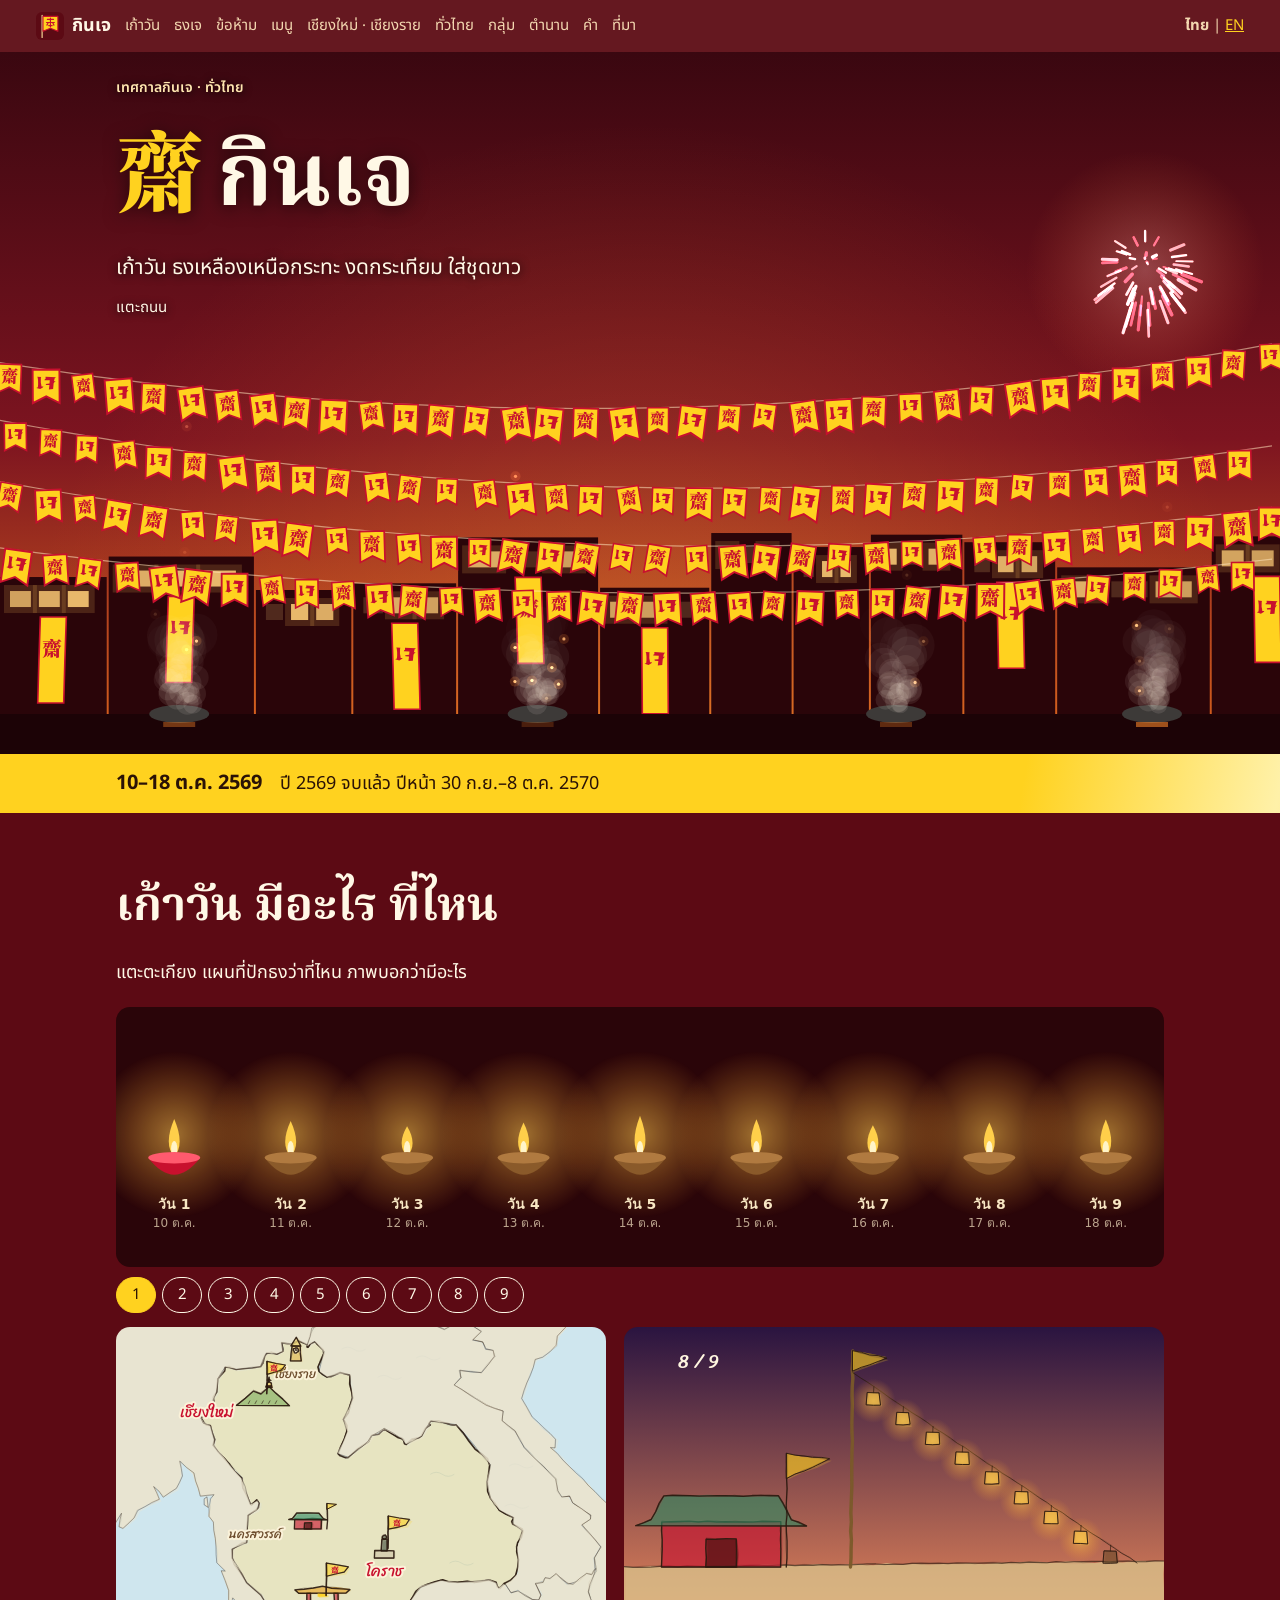
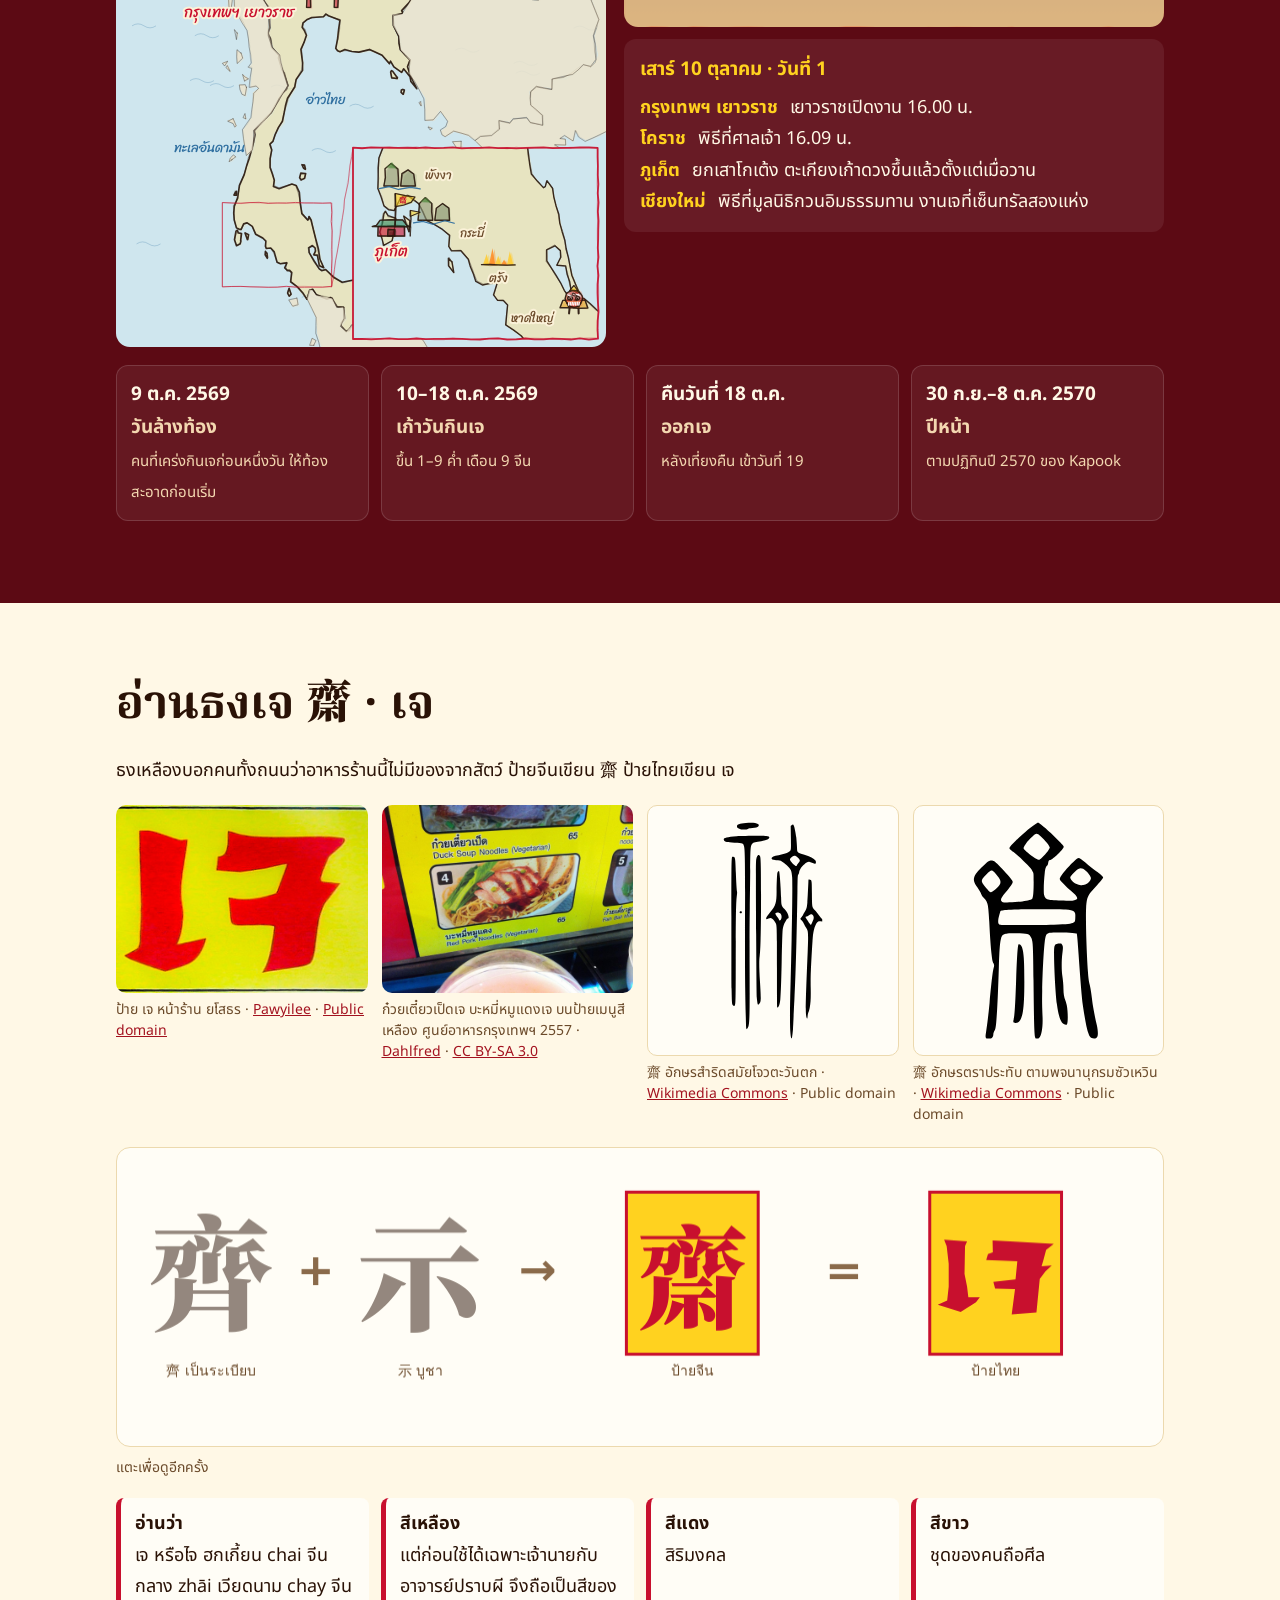
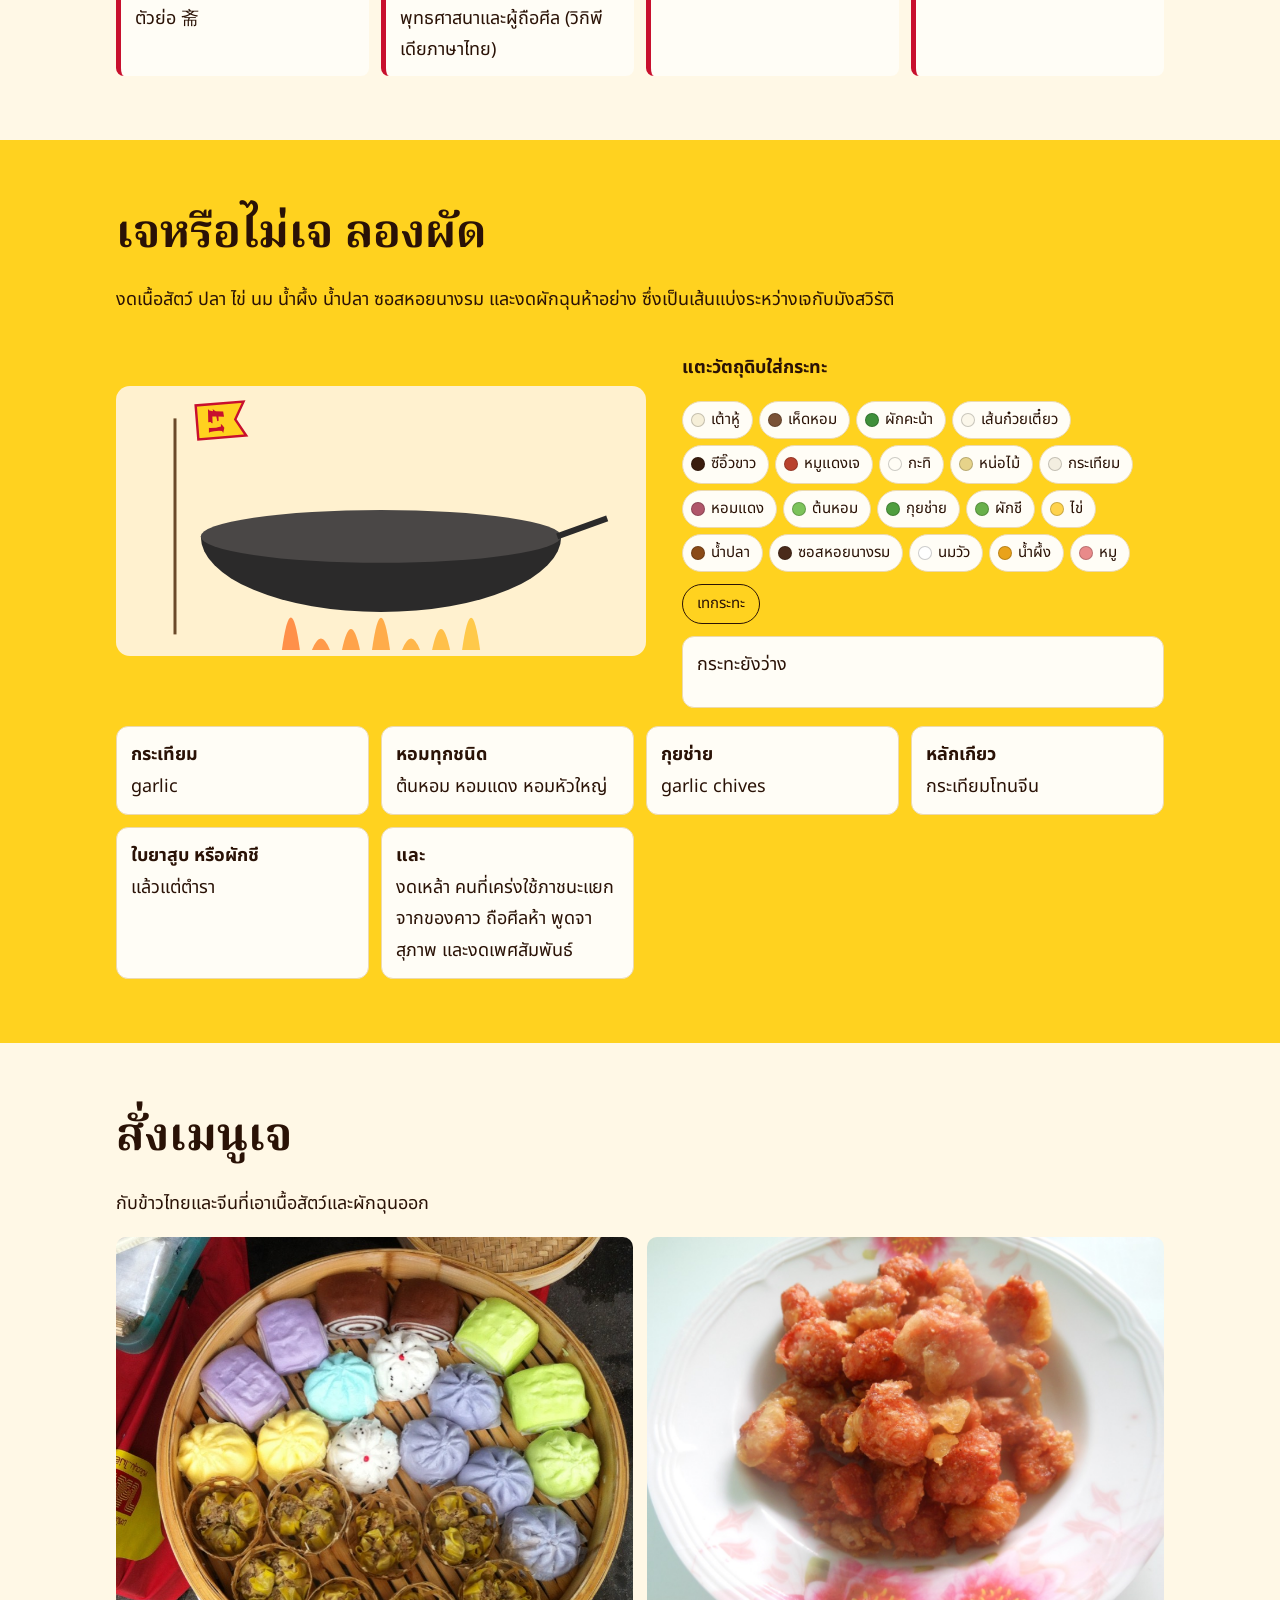
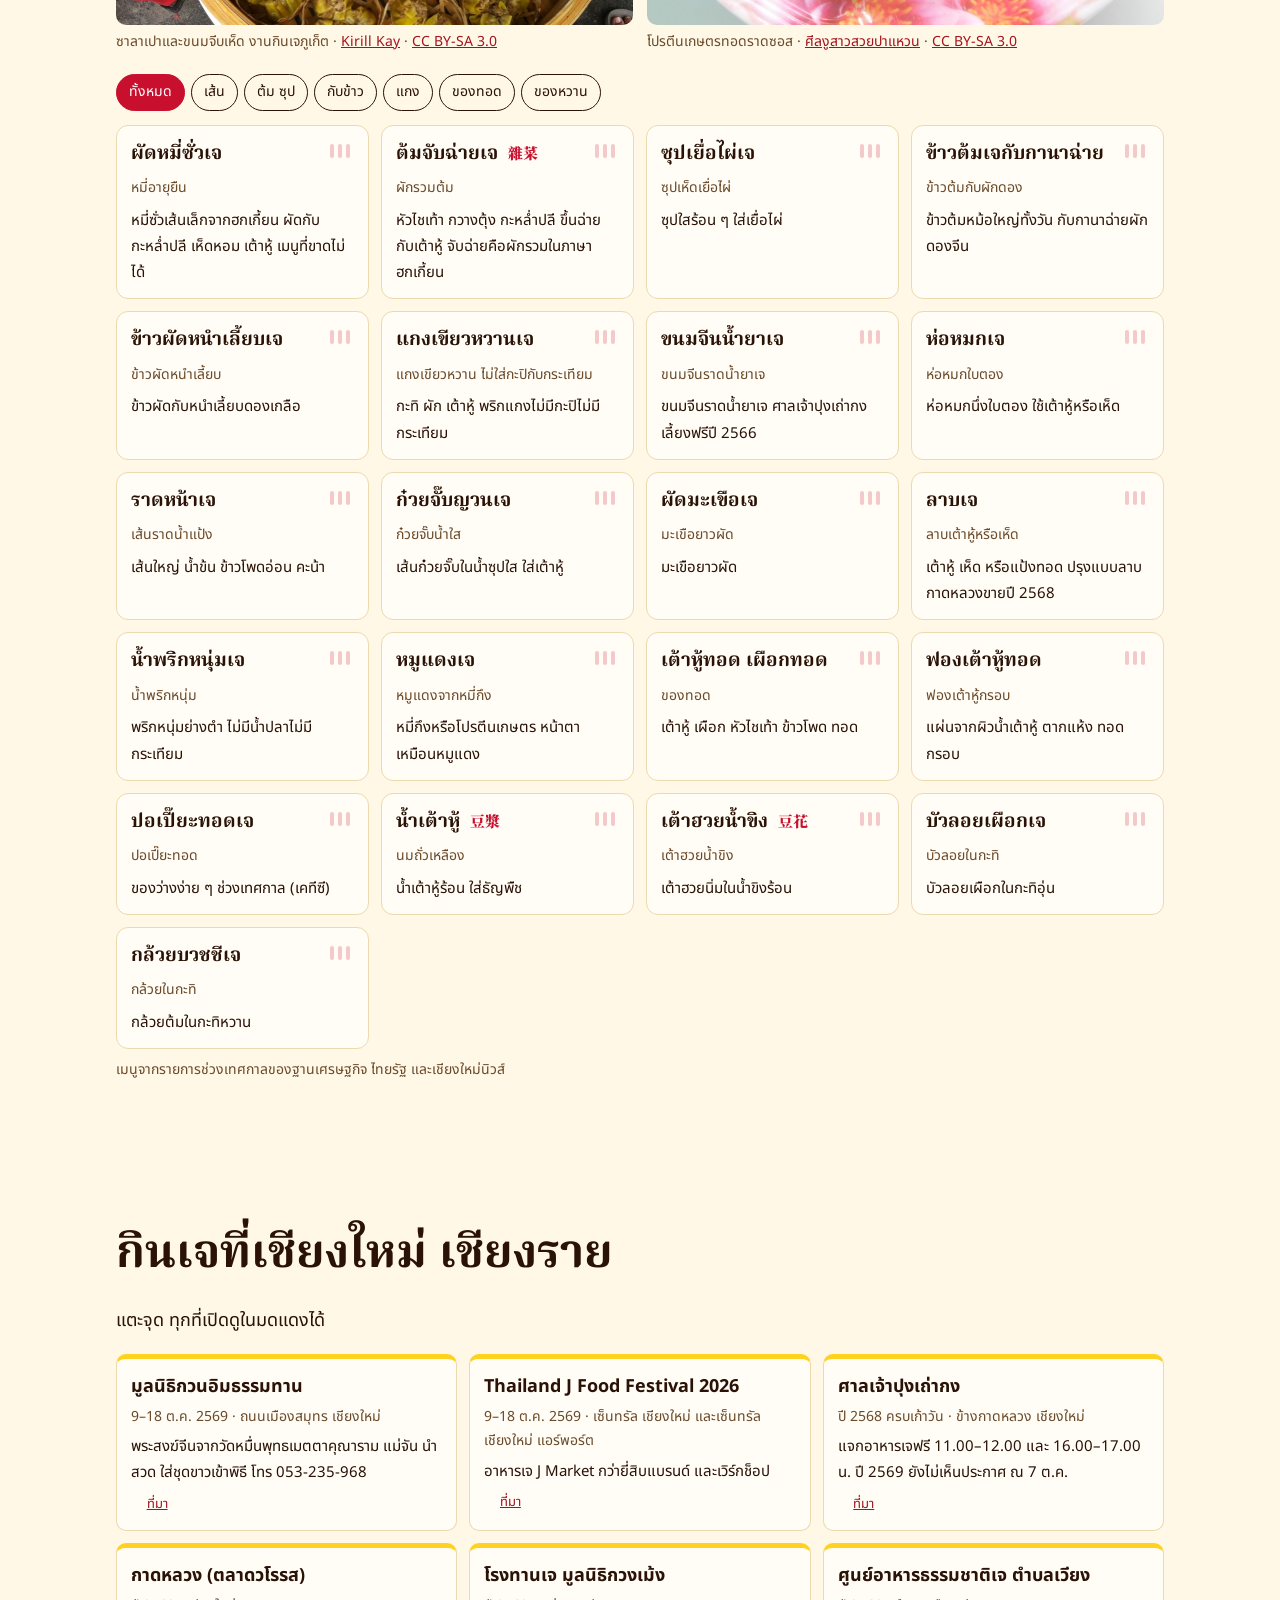
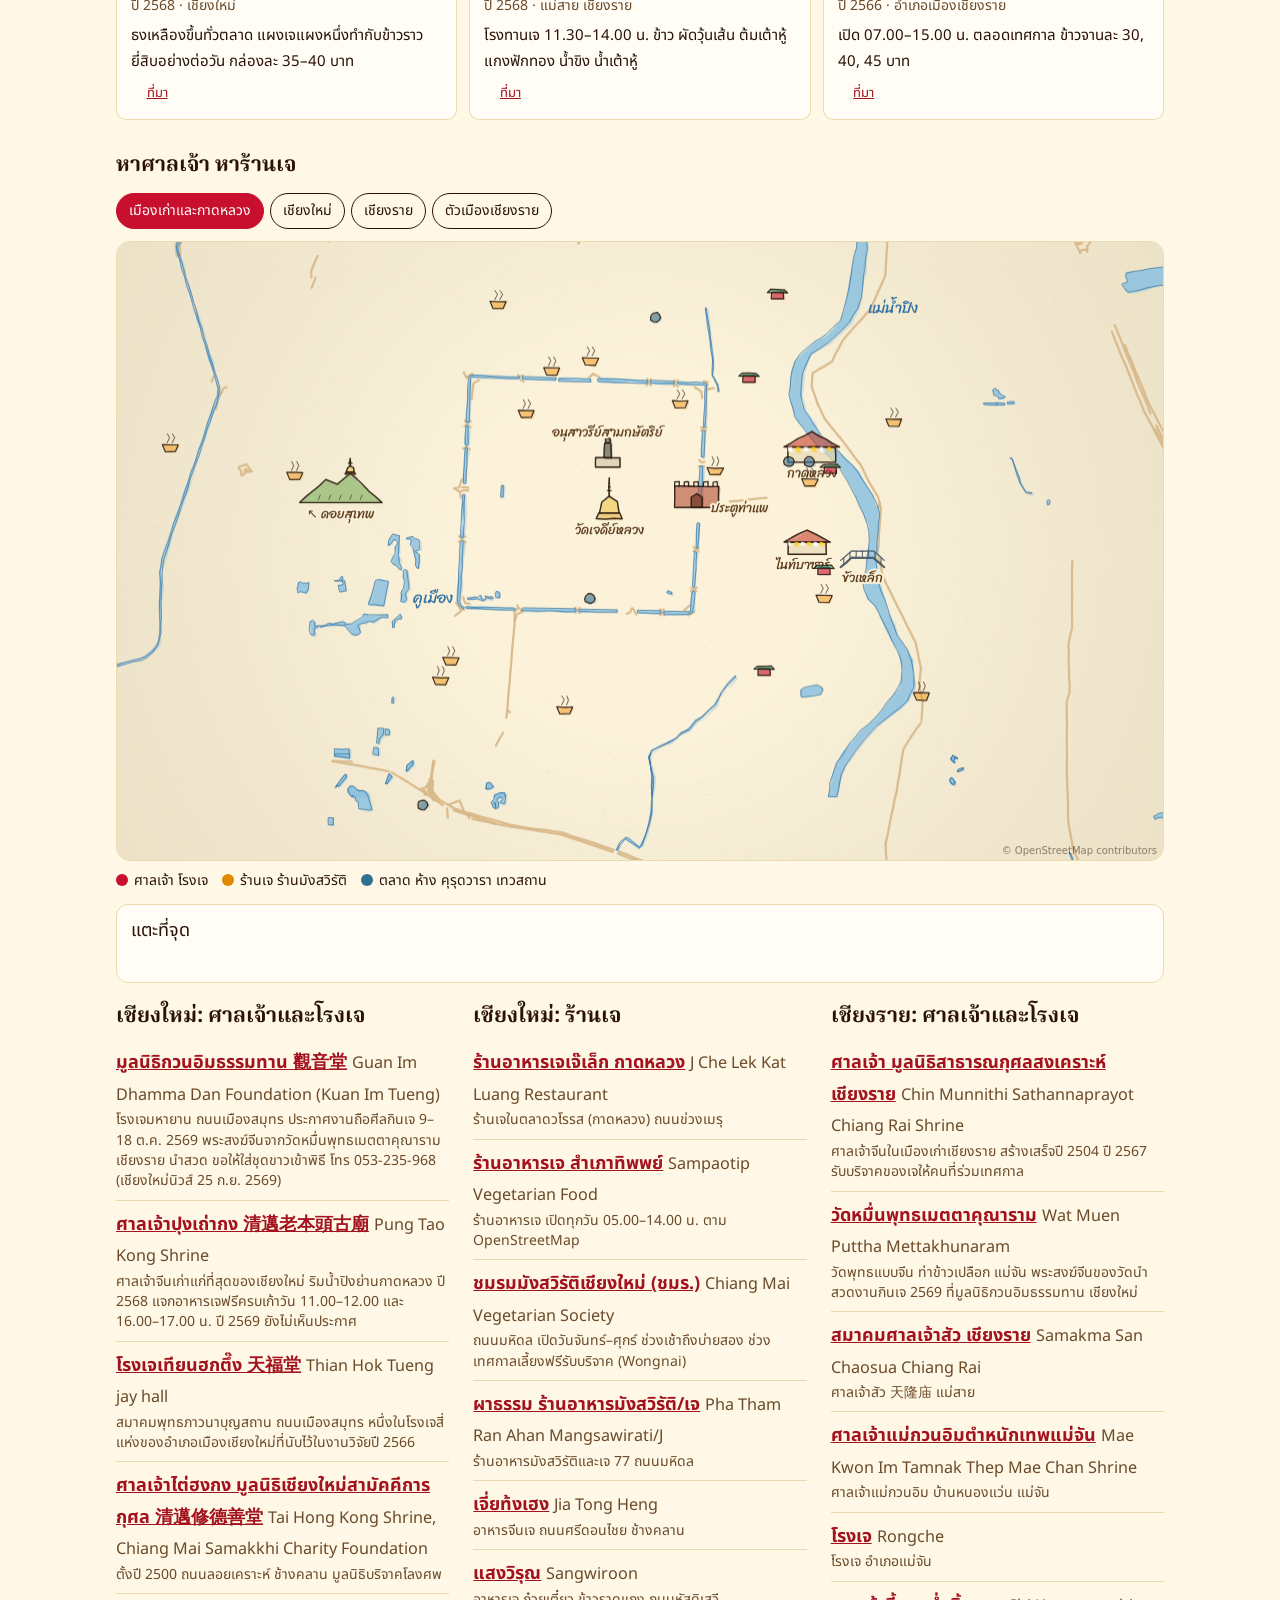
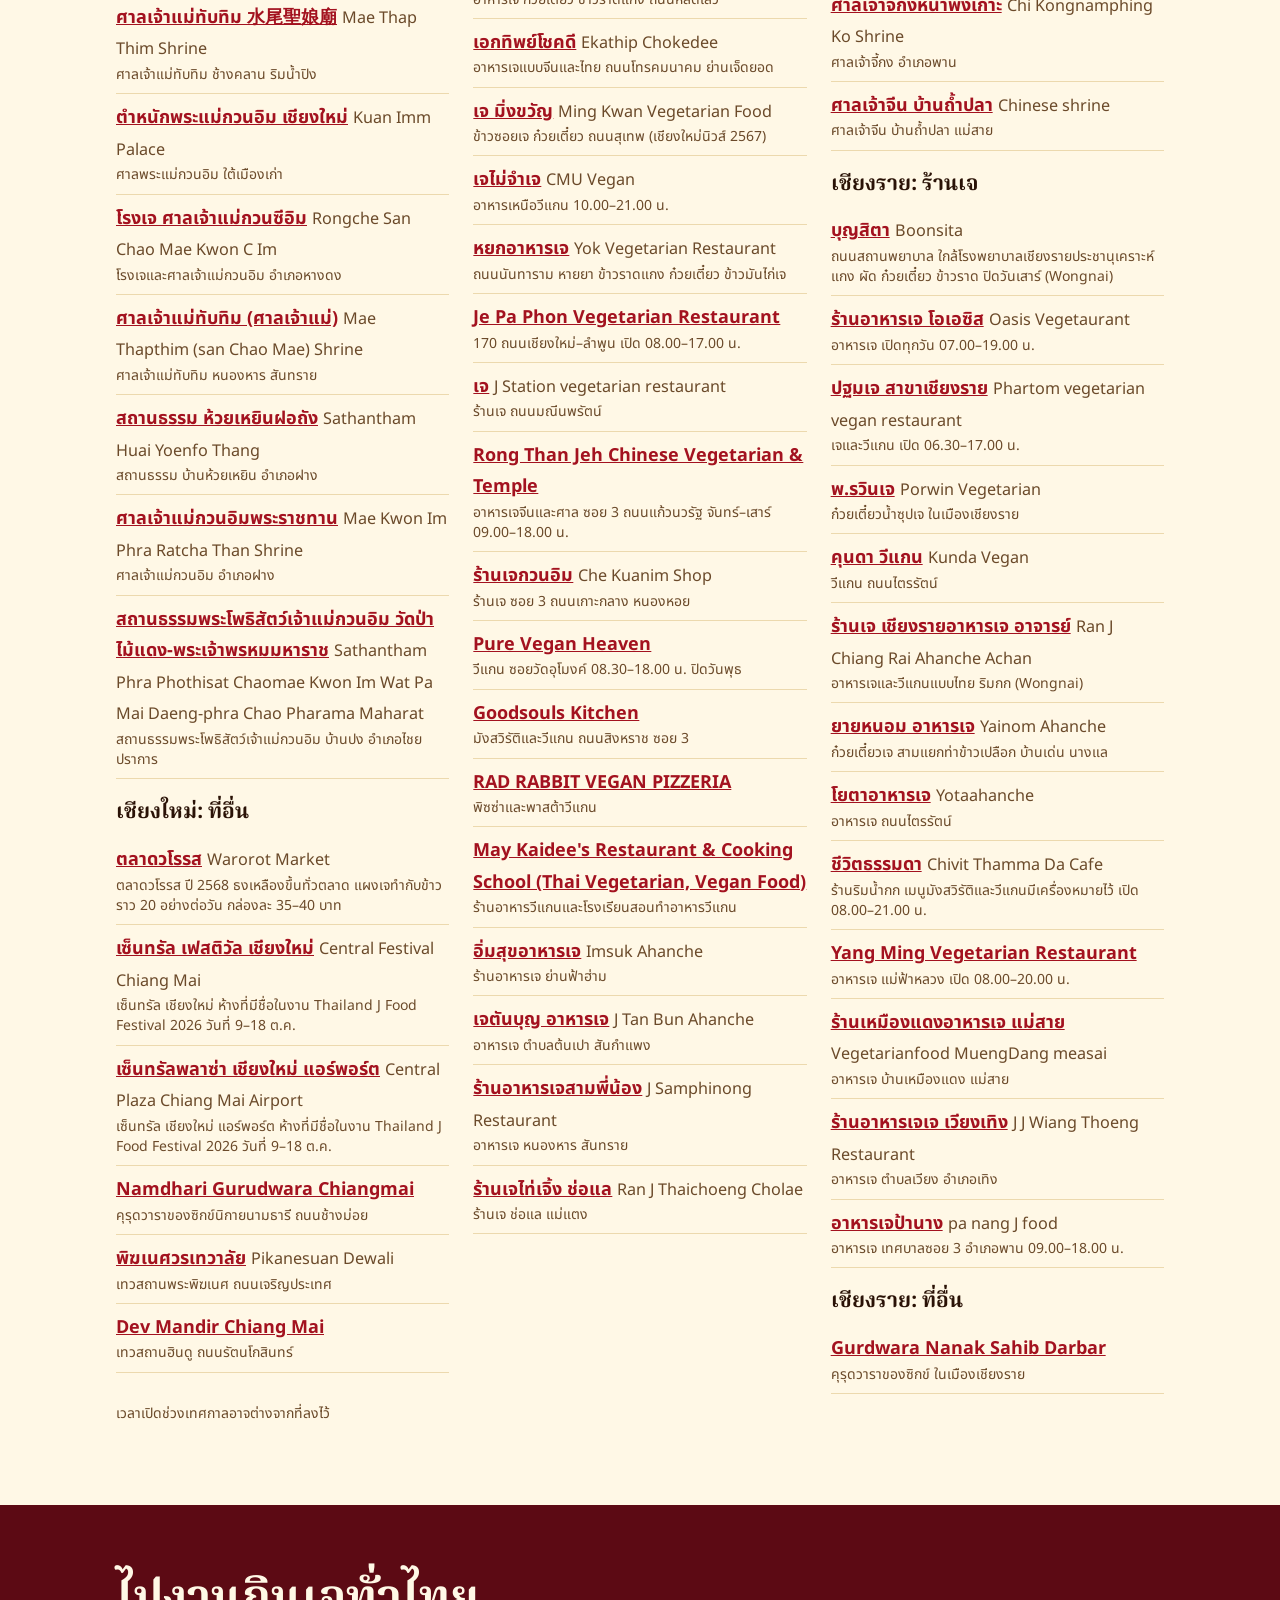
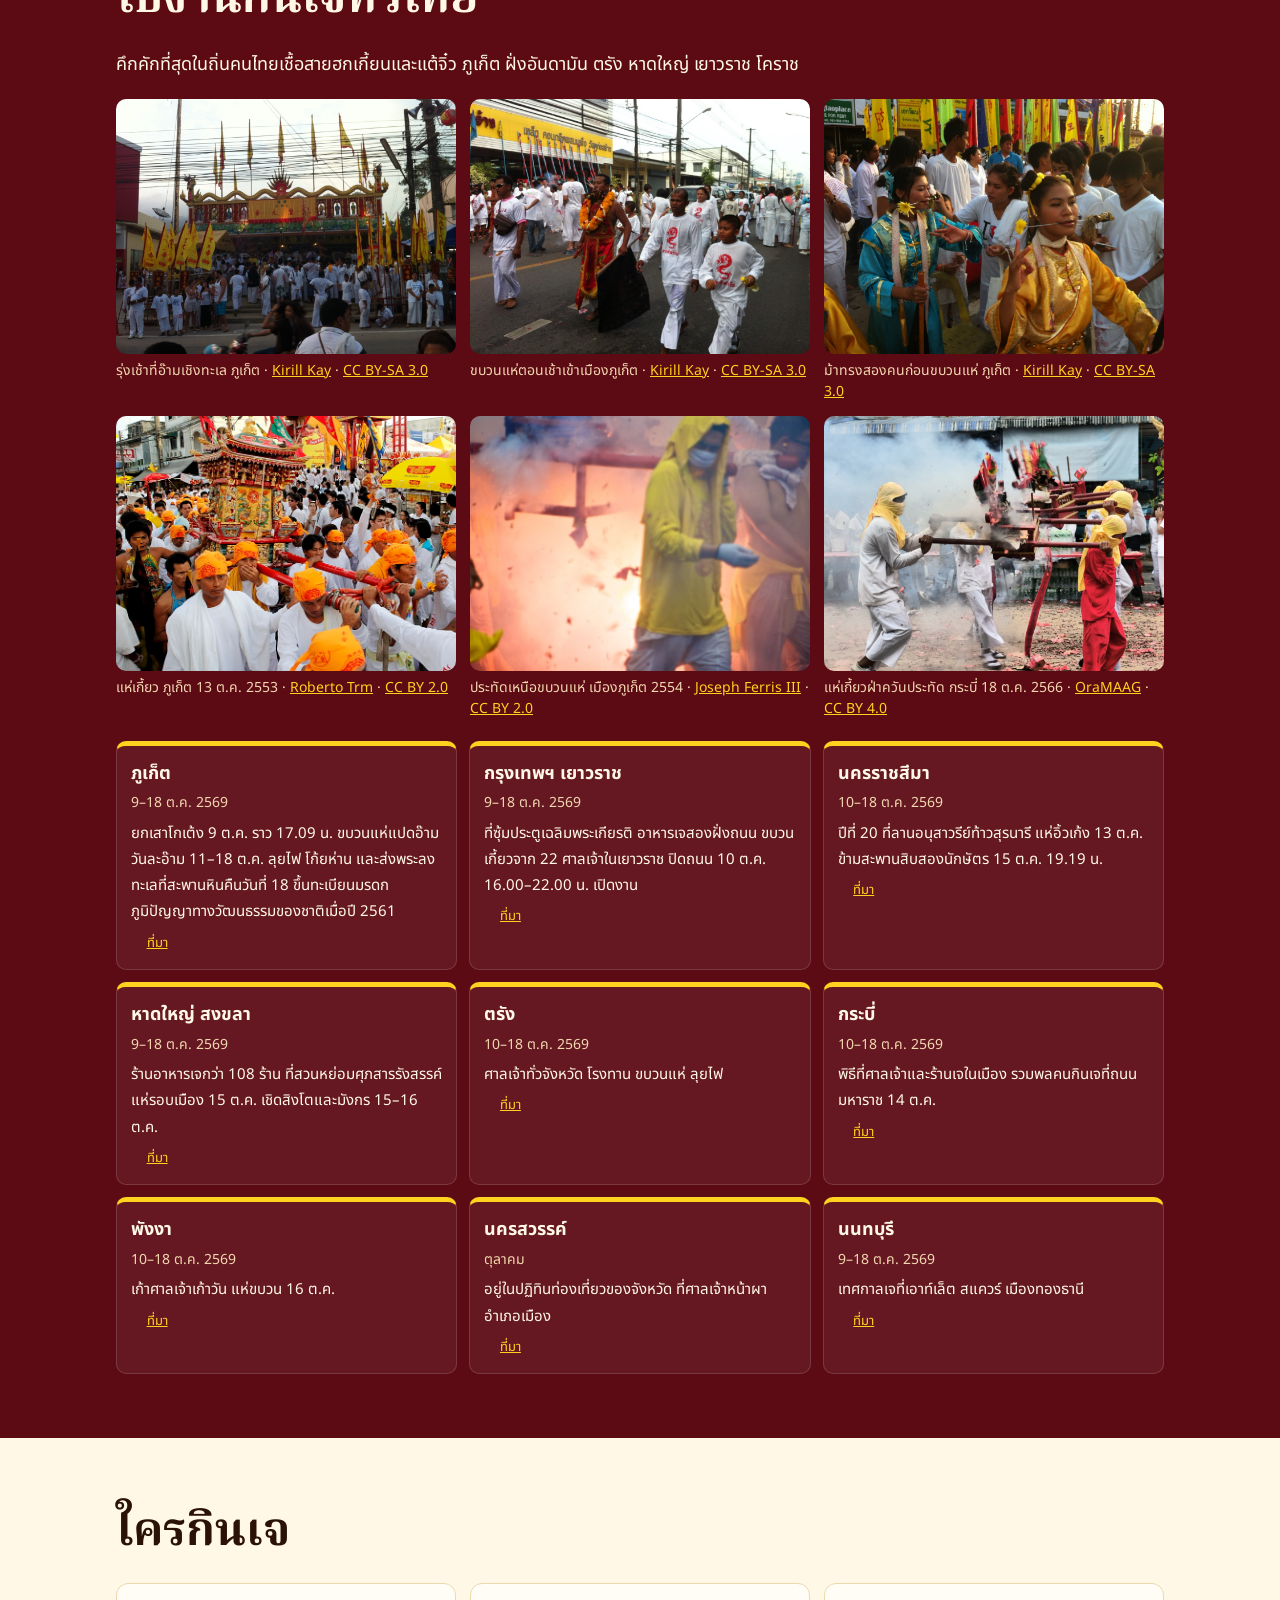
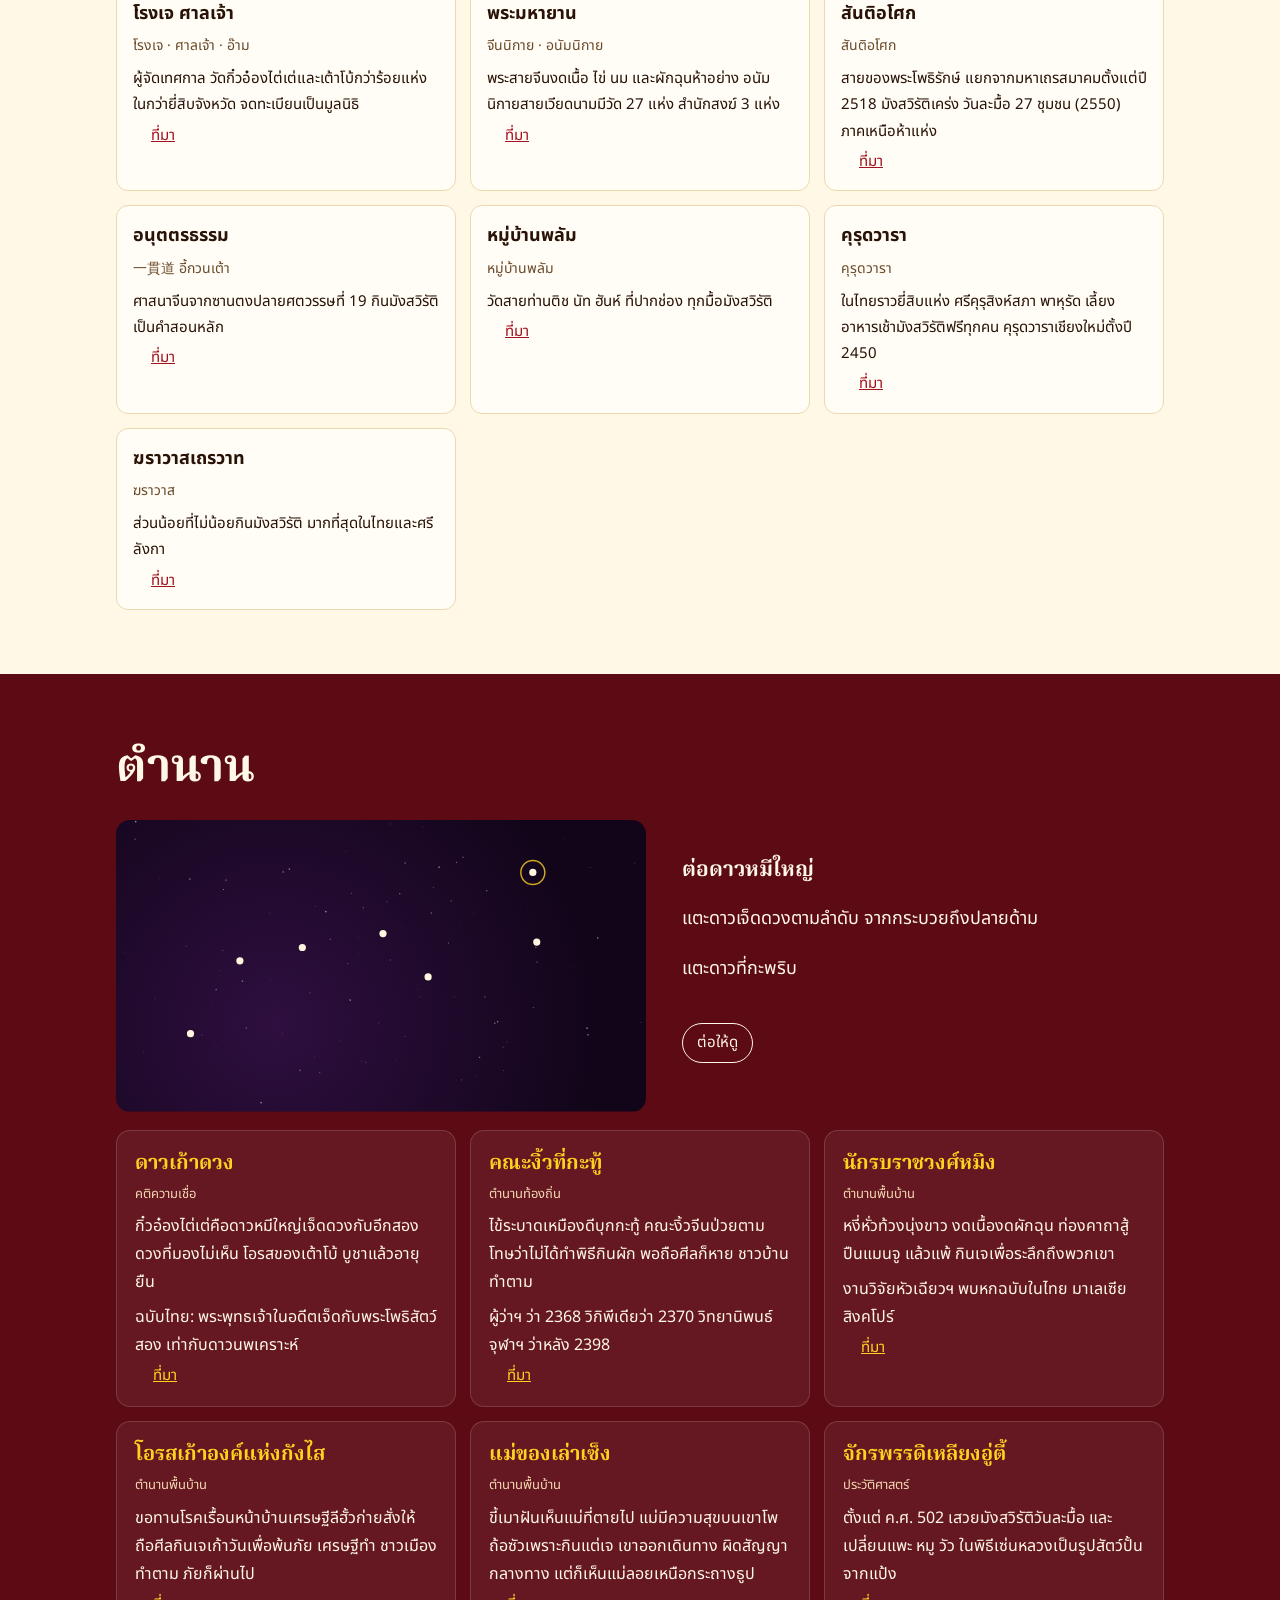
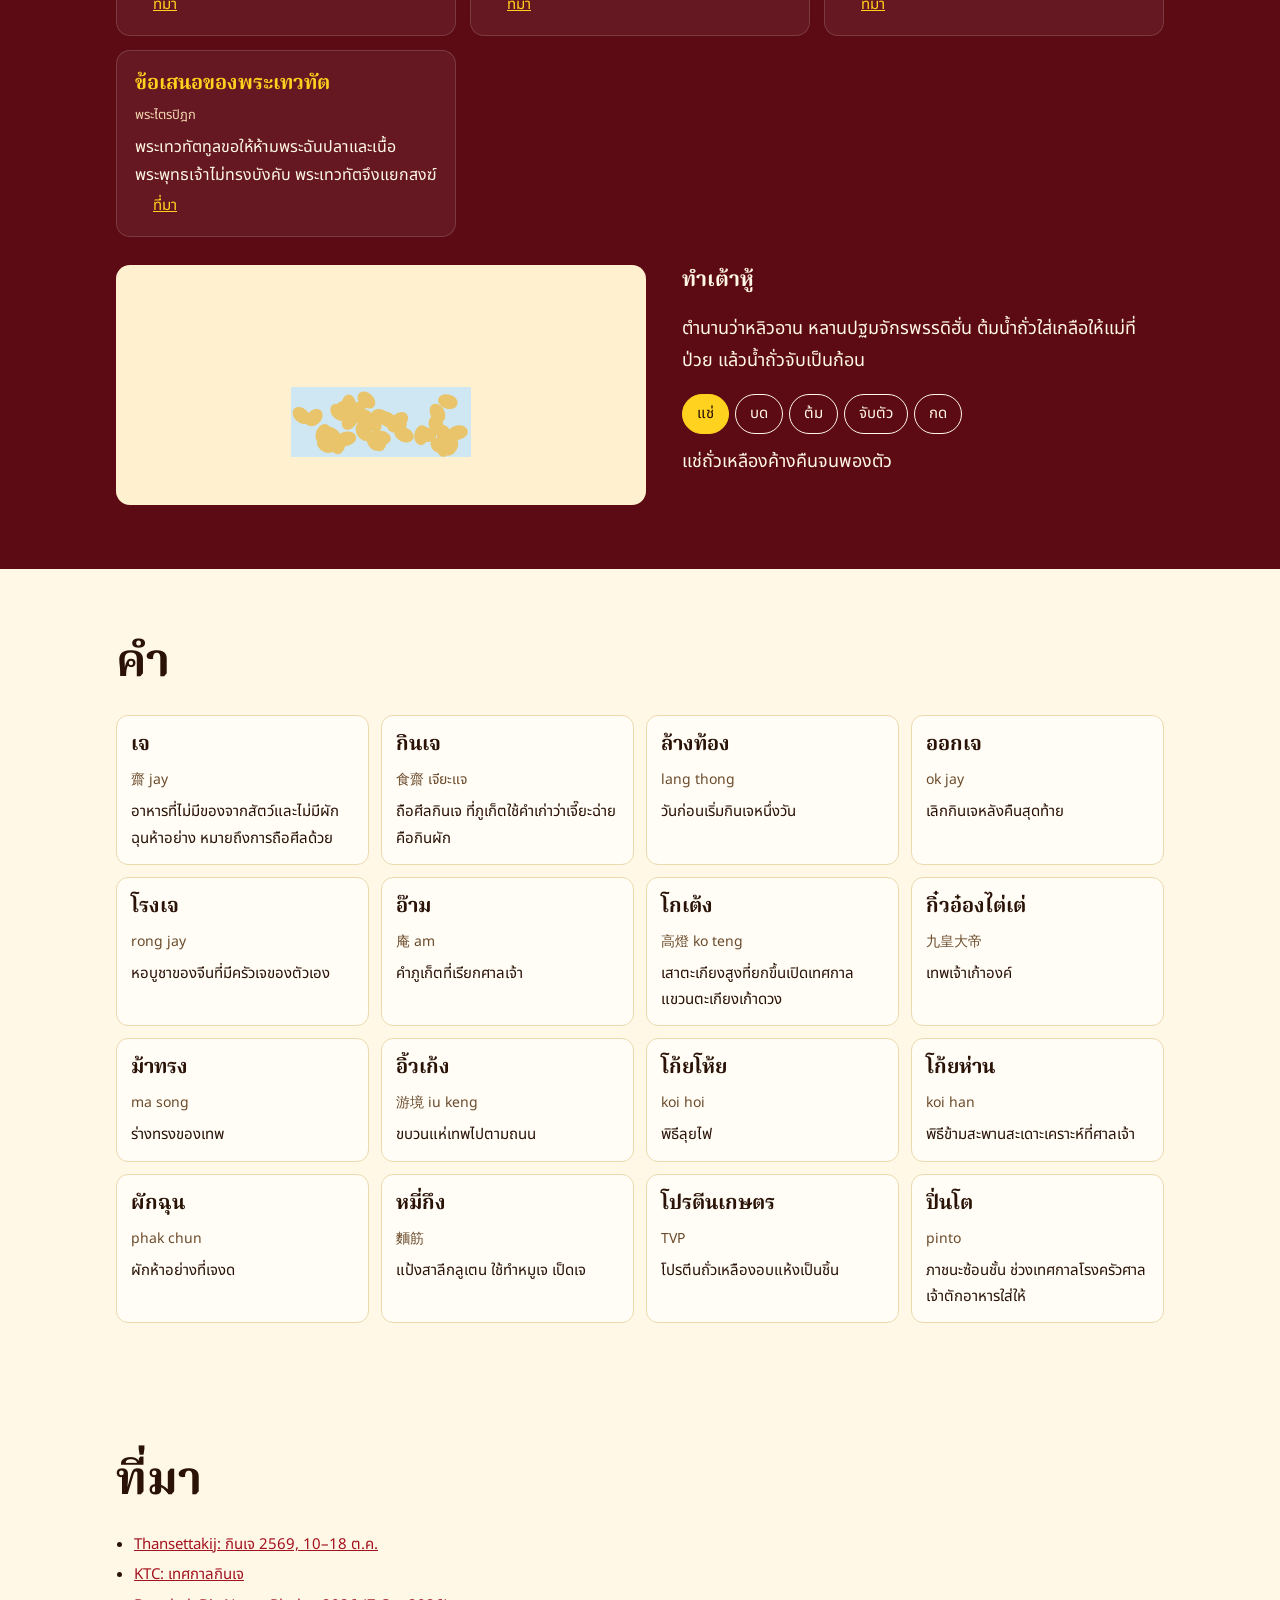
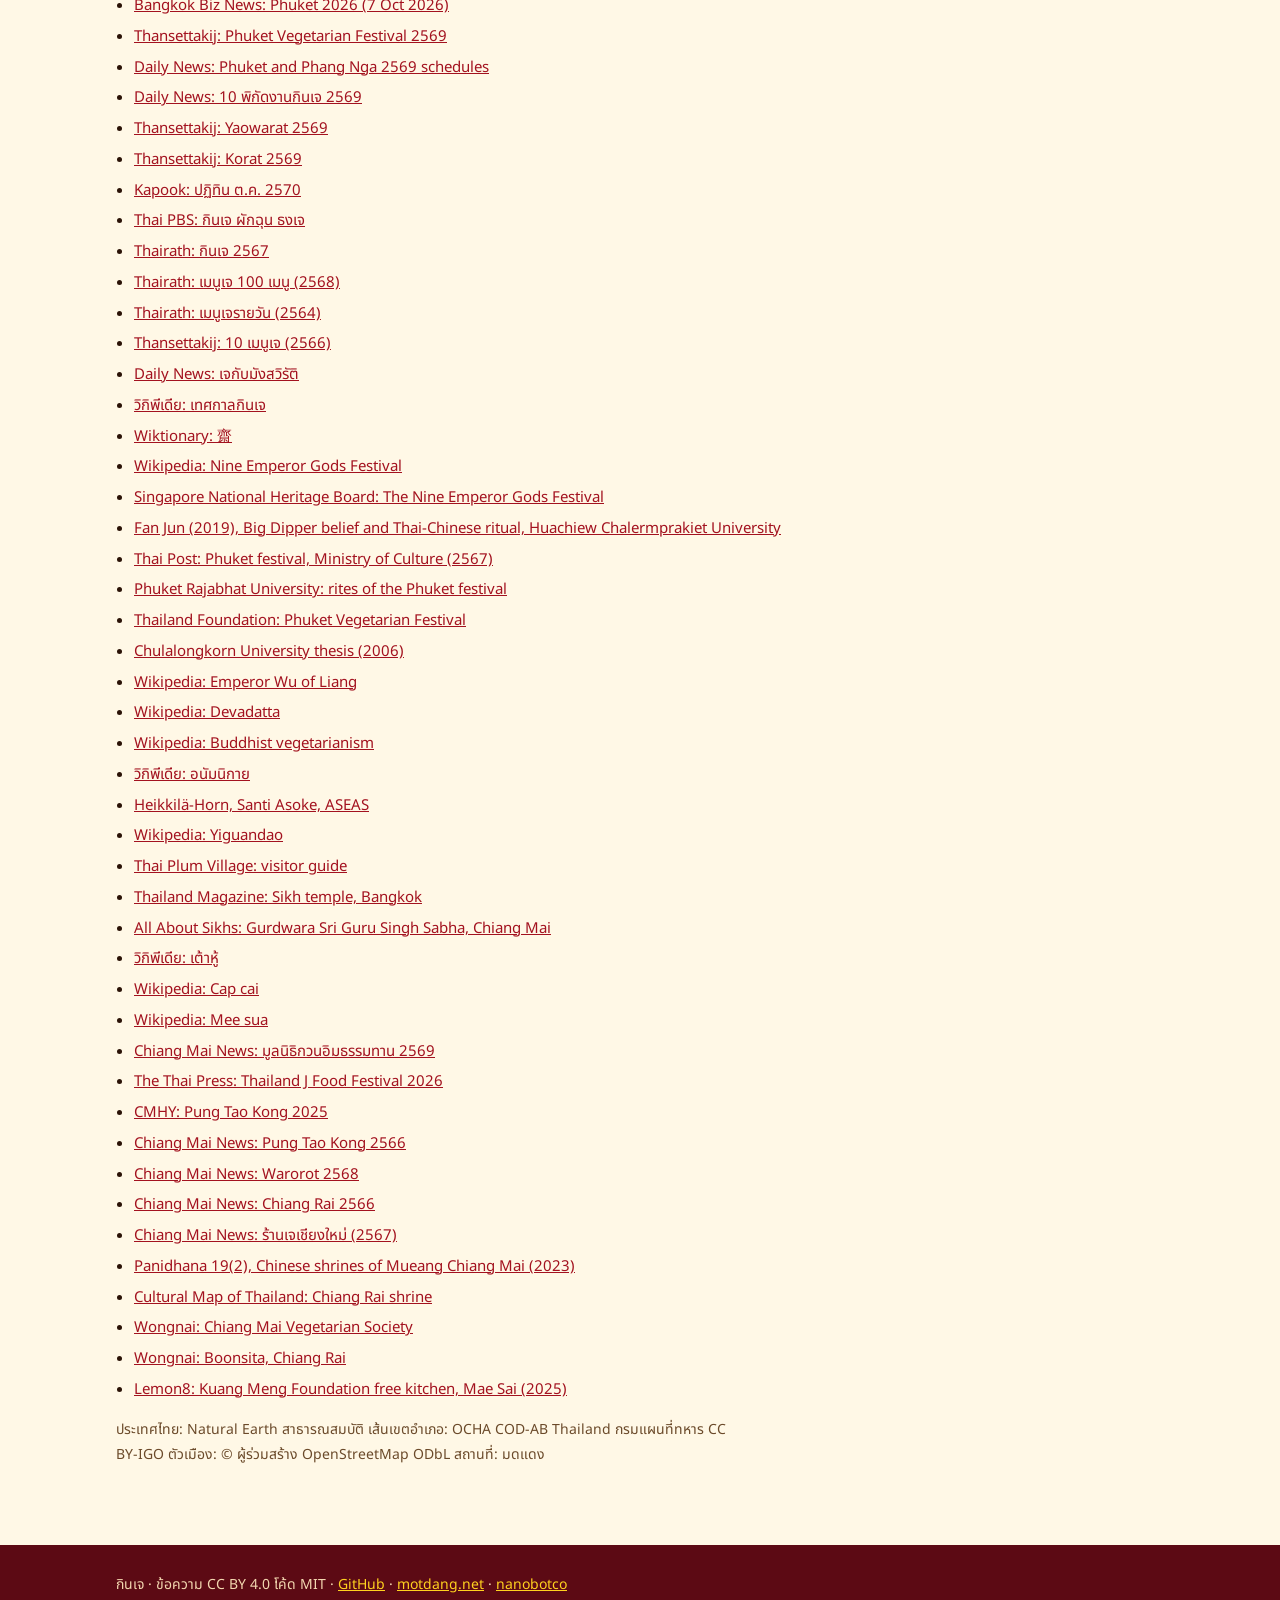
<file: docs/th/index.html>
<!doctype html><html lang="th" translate="no" class="notranslate"><head>
<meta charset="utf-8"><meta name="viewport" content="width=device-width,initial-scale=1">
<meta name="google" content="notranslate">
<script>if(/[.]translate[.]goog$/.test(location.hostname))location.replace("https://"+location.hostname.slice(0,-15).replace(/--/g,"~").replace(/-/g,".").replace(/~/g,"-")+location.pathname+location.search.replace(/([?&])_x_tr_[^&]*/g,"$1").replace(/[?]&+/,"?").replace(/[?&]+$/,"")+location.hash)</script>
<title>กินเจ · Kin Jay</title>
<meta name="description" content="เทศกาลกินเจ 10–18 ตุลาคม 2569 ธงเหลืองตัว 齋 อะไรกินได้ อะไรต้องงด เมนูเจ ศาลเจ้า โรงเจ และร้านเจในเชียงใหม่และเชียงราย กลุ่มคนกินเจและมังสวิรัติในไทย และตำนาน">
<meta name="theme-color" content="#5c0a14">
<link rel="canonical" href="https://motdang.net/sites/kin-jay/th/">
<link rel="alternate" hreflang="en" href="https://motdang.net/sites/kin-jay/"><link rel="alternate" hreflang="th" href="https://motdang.net/sites/kin-jay/th/"><link rel="alternate" hreflang="x-default" href="https://motdang.net/sites/kin-jay/">
<meta property="og:type" content="website"><meta property="og:site_name" content="Kin Jay · กินเจ">
<meta property="og:title" content="กินเจ"><meta property="og:description" content="เทศกาลกินเจ 10–18 ตุลาคม 2569 ธงเหลืองตัว 齋 อะไรกินได้ อะไรต้องงด เมนูเจ ศาลเจ้า โรงเจ และร้านเจในเชียงใหม่และเชียงราย กลุ่มคนกินเจและมังสวิรัติในไทย และตำนาน">
<meta property="og:image" content="https://nanobotco.github.io/kin-jay/og/th.jpg"><meta property="og:image:width" content="1200"><meta property="og:image:height" content="630"><meta property="og:image:type" content="image/jpeg"><meta property="og:image:alt" content="Card: กินเจ, Kin Jay, Drawn"><meta name="twitter:card" content="summary_large_image"><meta name="twitter:image" content="https://nanobotco.github.io/kin-jay/og/th.jpg"><meta name="twitter:image:alt" content="Card: กินเจ, Kin Jay, Drawn"><meta property="og:url" content="https://motdang.net/sites/kin-jay/th/">
<meta property="og:locale" content="th_TH"><meta property="og:locale:alternate" content="en_US">
<link rel="icon" href="../icon.svg" type="image/svg+xml">
<link rel="alternate" type="text/plain" href="https://motdang.net/sites/kin-jay/llms.txt" title="llms.txt">
<link rel="preconnect" href="https://fonts.googleapis.com"><link rel="preconnect" href="https://fonts.gstatic.com" crossorigin>
<link href="https://fonts.googleapis.com/css2?family=Fraunces:opsz,wght@9..144,600;9..144,700&family=Noto+Sans+Thai:wght@400;600;700&family=Noto+Serif+Thai:wght@600;700&family=Sriracha&display=swap" rel="stylesheet"><link href="https://fonts.googleapis.com/css2?family=Noto+Serif+TC:wght@900&display=swap&text=一九境大帝庵斋游漿燈皇示筋花菜豆貫道雜食高麵齊齋" rel="stylesheet">
<script>if(/[?&]card/.test(location.search))document.documentElement.classList.add("card")</script>
<style>:root{--deep:#5c0a14;--deep2:#7d1420;--ink:#fff8e6;--dim:#f3d7b0;--yel:#ffd21f;--red:#c8102e;--paper:#fff8e6;--card:#fffdf6;--text:#2a1206;--mute:#6b4a2a;--rule:#ecd9ae;--leaf:#2f6f3a}
*{box-sizing:border-box}
html{scroll-behavior:smooth;-webkit-text-size-adjust:100%}
body{margin:0;background:var(--paper);color:var(--text);font:17px/1.6 "Noto Sans Thai",system-ui,-apple-system,"Segoe UI",sans-serif}
html[lang=th] body{font-size:18px;line-height:1.75}
a{color:#a3121f}
.zh{font-family:"Noto Serif TC","Noto Serif SC","PingFang TC","Songti TC",serif;font-weight:900}
h1,h2,h3{font-family:Fraunces,"Noto Serif Thai",Georgia,serif;font-weight:700;line-height:1.15;margin:0 0 .4em}
html[lang=th] h1,html[lang=th] h2,html[lang=th] h3{font-family:"Noto Serif Thai",Fraunces,serif;line-height:1.35}
h2{font-size:clamp(28px,4.6vw,46px)}
h3{font-size:21px}
.in{max-width:1080px;margin:0 auto;padding:0 16px}
.kick{font-size:14px;letter-spacing:.06em;text-transform:uppercase;color:var(--mute);margin:0 0 .5em;font-weight:600}
html[lang=th] .kick{text-transform:none;letter-spacing:0}
.sec{padding:64px 0}
.sec p{max-width:44em}
.dark{background:var(--deep);color:var(--ink)}
.dark a{color:var(--yel)}
.dark .kick{color:var(--dim)}
.gold{background:var(--yel);color:var(--text)}
.gold .kick{color:#6b3a00}
canvas{display:block;width:100%;touch-action:pan-y}
.cv{border-radius:14px}
.note{font-size:14px;color:var(--mute);margin-top:.6em}
.dark .note{color:var(--dim)}
/* top bar */
header.top{position:sticky;top:0;z-index:20;background:rgba(92,10,20,.94);backdrop-filter:blur(8px);-webkit-backdrop-filter:blur(8px);color:var(--ink);transition:transform .25s}
header.top .in{display:flex;align-items:center;gap:14px;min-height:52px;max-width:1240px}
.brand{display:flex;align-items:center;gap:8px;color:var(--ink);text-decoration:none;font-weight:700;white-space:nowrap}
header.top nav{display:flex;gap:14px;overflow-x:auto;scrollbar-width:none;flex:1;font-size:15px}
header.top nav::-webkit-scrollbar{display:none}
header.top nav a{color:var(--dim);text-decoration:none;white-space:nowrap;padding:6px 0}
header.top nav a:hover{color:var(--yel)}
.lang{white-space:nowrap;font-size:15px;color:var(--dim)}
.lang a{color:var(--yel)}
body.nav-away header.top{transform:translateY(-100%)}
@media (max-width:720px){.brand span{display:none}}
/* hero */
.hero{position:relative;background:#3a0710;color:var(--ink);overflow:hidden}
.hero canvas{height:min(78vh,720px);min-height:460px;cursor:pointer}
.hero-t{position:absolute;left:0;right:0;top:0;padding:24px 16px 0;max-width:1080px;margin:0 auto;pointer-events:none}
.hero-t h1{font-size:clamp(40px,7.6vw,88px);margin:0;text-shadow:0 2px 18px rgba(0,0,0,.6)}
.hero-t h1 .zh{color:var(--yel);margin-right:.15em}
.hero-t .kick{color:#ffe7b0;text-shadow:0 1px 8px #000}
.hero-t .lede{font-size:clamp(17px,2.2vw,21px);max-width:30em;text-shadow:0 1px 10px #000;margin:.4em 0 0}
.hero-t .hint{font-size:15px;opacity:.85;margin-top:.6em;text-shadow:0 1px 8px #000}
.nowbar{background:var(--yel);color:var(--text)}
.nowbar .in{display:flex;flex-wrap:wrap;gap:6px 18px;align-items:baseline;padding-top:12px;padding-bottom:12px}
.nowbar b{font-size:20px}
.cardline{display:none;font-size:24px;color:#ffe7b0;margin-top:16px;text-shadow:0 1px 8px #000}
.cardline span{font-size:19px;color:var(--yel)}
html.card header.top,html.card .nowbar,html.card main>section:not(.hero),html.card footer{display:none}
html.card .hero canvas{height:100vh;min-height:0}
html.card .hero-t{padding-top:44px;padding-left:56px;max-width:none}
html.card .hero-t h1{font-size:104px}
html.card .cardline{display:block}
html.card .lede,html.card .hint{display:none}
/* pills */
.pill{font:inherit;font-size:15px;border:1.5px solid currentColor;background:transparent;color:inherit;border-radius:999px;padding:6px 14px;cursor:pointer;min-height:36px}
.pill[aria-pressed=true]{background:var(--red);color:#fff;border-color:var(--red)}
.dark .pill[aria-pressed=true]{background:var(--yel);color:var(--text);border-color:var(--yel)}
.seg,.btns{display:flex;flex-wrap:wrap;gap:6px;margin:12px 0}
.seg .pill{font-size:14px;padding:5px 12px;min-height:34px}
.two{display:grid;grid-template-columns:1.1fr 1fr;gap:36px;align-items:center}
@media (max-width:860px){.two{grid-template-columns:1fr}}
/* lamps */
#lampcv{background:#2a0509;border-radius:14px;cursor:pointer}
.lampbox{background:rgba(255,255,255,.07);border-radius:12px;padding:14px 16px;margin-top:12px;min-height:7em}
.lampbox b{display:block;font-size:19px;color:var(--yel)}
.lampbox p{margin:.3em 0 0}
#lampbtns{margin-top:10px}
#lampbtns .pill{min-width:40px;padding:4px 10px}
/* dates */
.dates{display:grid;grid-template-columns:repeat(auto-fit,minmax(220px,1fr));gap:12px;margin:18px 0}
.dates div{background:var(--card);border:1px solid var(--rule);border-radius:12px;padding:12px 14px}
.dark .dates div{background:rgba(255,255,255,.06);border-color:rgba(255,255,255,.14)}
.dates b{display:block;font-size:19px}
.dates span{font-size:15px;color:var(--mute)}
.dark .dates span{color:var(--dim)}
/* the character */
#glyphcv{background:var(--card);border:1px solid var(--rule);border-radius:14px;cursor:pointer}
.flagfacts{display:grid;grid-template-columns:repeat(auto-fit,minmax(230px,1fr));gap:12px;margin-top:18px}
.flagfacts div{background:var(--card);border-left:5px solid var(--red);border-radius:8px;padding:10px 14px}
.flagfacts b{display:block}
/* the wok */
#wokcv{background:#fff1cf;border-radius:14px}
#chips{display:flex;flex-wrap:wrap;gap:6px;margin:12px 0}
.chip{font:inherit;font-size:15px;border:1.5px solid var(--rule);background:var(--card);color:var(--text);border-radius:999px;padding:5px 12px 5px 8px;cursor:pointer;min-height:36px;display:inline-flex;align-items:center;gap:6px}
.chip i{display:inline-block;width:14px;height:14px;border-radius:50%;border:1px solid rgba(0,0,0,.2)}
.chip[aria-pressed=true]{border-color:var(--text);background:#fff;font-weight:700}
.wokout{border-radius:12px;padding:12px 14px;background:var(--card);border:1px solid var(--rule);min-height:4em}
.wokout.ok{background:#fff3b0;border-color:var(--yel)}
.wokout.no{background:#ffe3e0;border-color:#f0a8a0}
.wokout ul{margin:.4em 0 0;padding-left:1.2em}
.rules{display:grid;grid-template-columns:repeat(auto-fit,minmax(240px,1fr));gap:12px;margin-top:18px}
.rules div{background:var(--card);border:1px solid var(--rule);border-radius:12px;padding:12px 14px}
.rules b{display:block}
/* menu */
.dishes{display:grid;grid-template-columns:repeat(auto-fill,minmax(250px,1fr));gap:12px;margin-top:14px}
.dish{background:var(--card);border:1px solid var(--rule);border-radius:12px;padding:12px 14px 12px 14px;position:relative;overflow:hidden}
.dish b{display:block;font-size:19px;font-family:"Noto Serif Thai",Fraunces,serif}
.dish i{font-style:normal;color:var(--mute);font-size:14px}
.dish p{margin:.35em 0 0;font-size:15px}
.dish .zh{font-size:15px;color:var(--red);margin-left:.3em}
.dish::after{content:"";position:absolute;right:10px;top:10px;width:14px;height:20px;border-left:2px solid var(--red);border-bottom:2px solid var(--red);transform:skewY(-8deg);opacity:.0}
.steam{position:absolute;right:16px;top:6px;width:22px;height:26px;pointer-events:none}
.steam span{position:absolute;bottom:0;width:4px;height:14px;border-radius:4px;background:rgba(200,16,46,.22);animation:rise 2.6s infinite ease-in}
.steam span:nth-child(2){left:8px;animation-delay:.8s}.steam span:nth-child(3){left:16px;animation-delay:1.6s}
@keyframes rise{0%{transform:translateY(6px) scaleY(.6);opacity:0}30%{opacity:1}100%{transform:translateY(-16px) scaleY(1.2);opacity:0}}
/* map + lists */
#mapcv{background:#fbf1d6;border-radius:14px;cursor:pointer;border:1px solid var(--rule)}
.mapinfo{background:var(--card);border:1px solid var(--rule);border-radius:12px;padding:10px 14px;margin-top:10px;min-height:4.4em}
.legend{display:flex;flex-wrap:wrap;gap:14px;font-size:14px;margin:8px 0}
.legend i{display:inline-block;width:12px;height:12px;border-radius:50%;margin-right:6px;vertical-align:-1px}
.cols{display:grid;grid-template-columns:repeat(auto-fit,minmax(300px,1fr));gap:24px;margin-top:20px}
.plist{list-style:none;padding:0;margin:0}
.plist li{padding:8px 0;border-bottom:1px solid var(--rule)}
.plist li a{font-weight:700}
.plist li small{display:block;color:var(--mute);font-size:14px;line-height:1.45}
.ev{display:grid;grid-template-columns:repeat(auto-fit,minmax(280px,1fr));gap:12px;margin-top:16px}
.ev div{background:var(--card);border:1px solid var(--rule);border-top:5px solid var(--yel);border-radius:10px;padding:12px 14px}
.dark .ev div{background:rgba(255,255,255,.06);border-color:rgba(255,255,255,.14);border-top-color:var(--yel)}
.ev b{display:block;font-size:18px}
.ev span{display:block;font-size:14px;color:var(--mute);margin:.15em 0 .35em}
.dark .ev span{color:var(--dim)}
.ev p{margin:0;font-size:15px}
.ev a.src{font-size:13px}
/* groups */
.groups{display:grid;grid-template-columns:repeat(auto-fill,minmax(280px,1fr));gap:14px;margin-top:16px}
.groups div{background:var(--card);border:1px solid var(--rule);border-radius:12px;padding:14px 16px}
.groups b{display:block;font-size:18px}
.groups i{font-style:normal;color:var(--mute);font-size:14px}
.groups p{margin:.35em 0 0;font-size:15px}
/* legends */
.tales{display:grid;grid-template-columns:repeat(auto-fit,minmax(300px,1fr));gap:14px;margin-top:18px}
.tale{background:rgba(255,255,255,.06);border:1px solid rgba(255,255,255,.14);border-radius:14px;padding:16px 18px}
.tale b{display:block;font-size:20px;color:var(--yel);font-family:"Noto Serif Thai",Fraunces,serif}
.tale small{display:block;color:var(--dim);font-size:13px;margin:.1em 0 .5em}
.tale p{margin:.4em 0 0;font-size:16px}
#dipcv{border-radius:14px;cursor:pointer}
.diptext{min-height:3.2em;margin:.6em 0 0}
#tofucv{background:#fff1cf;border-radius:14px}
.tofutext{min-height:3.2em;margin:.6em 0 0}
/* pictures, words, sources */
.ph{display:grid;grid-template-columns:repeat(auto-fit,minmax(300px,1fr));gap:18px;margin-top:20px}
.ph figure{margin:0}
.ph img{width:100%;height:auto;border-radius:10px;display:block;max-height:520px;object-fit:cover;background:#eee}
.ph figcaption{font-size:14px;color:var(--mute);margin-top:6px;line-height:1.5}
.glos{display:grid;grid-template-columns:repeat(auto-fill,minmax(250px,1fr));gap:12px;margin-top:20px}
.glos div{background:var(--card);border:1px solid var(--rule);border-radius:12px;padding:12px 14px}
.glos b{display:block;font-size:20px;font-family:"Noto Serif Thai",Fraunces,serif}
.glos i{font-style:normal;color:var(--mute);font-size:14px}
.glos p{margin:.3em 0 0;font-size:15px}
.roman{color:var(--mute);font-style:normal;font-size:.9em}
.dark .roman{color:var(--dim)}
.src{font-size:15px;padding-left:1.2em}
.src li{margin:.3em 0}
.sib{display:flex;gap:14px;align-items:center;background:var(--card);border:1px solid var(--rule);border-radius:14px;padding:14px 16px;margin-top:22px;text-decoration:none;color:inherit;max-width:44em}
.sib b{display:block;font-size:19px}
footer.bot{background:var(--deep);color:var(--dim);padding:28px 0;font-size:14px}
footer.bot a{color:var(--yel)}
@media (prefers-reduced-motion:reduce){html{scroll-behavior:auto}.steam span{animation:none;opacity:.6}}
.ph{grid-template-columns:repeat(auto-fit,minmax(240px,1fr));gap:14px;margin:18px 0 22px}
.ph-thailand{grid-template-columns:repeat(auto-fit,minmax(280px,1fr))}
.ph img{aspect-ratio:4/3;object-fit:cover;max-height:none}
.ph figure.glyphpic img{object-fit:contain;background:#fffdf6;border:1px solid var(--rule);padding:14px}
.dark .ph figcaption{color:var(--dim)}
.ph-flag{grid-template-columns:repeat(auto-fit,minmax(170px,1fr))}
.ph figure.glyphpic img{aspect-ratio:1/1}
@media (max-width:520px){#lampbtns{gap:4px}#lampbtns .pill{min-width:32px;padding:2px 8px;min-height:32px;font-size:14px}.flagfacts{grid-template-columns:1fr 1fr}.flagfacts div{padding:8px 10px;font-size:15px}}
.daygrid{display:grid;grid-template-columns:1fr 1.1fr;gap:18px;margin-top:14px;align-items:start}
@media (max-width:760px){.daygrid{grid-template-columns:1fr}}
#thcv,#scenecv{border-radius:14px;display:block;width:100%}
#scenecv{margin-bottom:10px}
#mapcv{background:#fbf2d9}
.lampbox p b{display:inline;font-size:inherit;margin-right:.35em}
/* motion */
@keyframes rise{from{opacity:0;transform:translateY(28px) scale(.96)}to{opacity:1;transform:none}}
@keyframes zhglow{from{text-shadow:0 0 14px rgba(255,190,0,.45),0 2px 18px rgba(0,0,0,.6)}to{text-shadow:0 0 34px rgba(255,200,40,.95),0 0 70px rgba(255,120,0,.5),0 2px 18px rgba(0,0,0,.6)}}
@keyframes stamp{0%{opacity:0;transform:scale(2.4) rotate(-12deg)}60%{opacity:1;transform:scale(.92) rotate(3deg)}100%{transform:none}}
@keyframes shimmer{from{background-position:-200% 0}to{background-position:200% 0}}
.hero-t .kick{animation:rise .6s .1s cubic-bezier(.2,1.2,.4,1) both}
.hero-t h1{animation:rise .8s .2s cubic-bezier(.2,1.3,.4,1) both}
.hero-t h1 .zh{display:inline-block;animation:stamp .7s .45s cubic-bezier(.3,1.4,.5,1) both,zhglow 2.4s 1.2s ease-in-out infinite alternate}
.hero-t .lede{animation:rise .7s .5s ease-out both}
.hero-t .hint{animation:rise .7s .8s ease-out both}
.nowbar{background:linear-gradient(100deg,var(--yel) 40%,#fff1a8 50%,var(--yel) 60%) 0 0/200% 100%;animation:shimmer 5s linear infinite}
.pill,.chip{transition:transform .18s cubic-bezier(.3,1.6,.5,1),background .2s,color .2s,box-shadow .2s}
.pill:hover,.chip:hover{transform:translateY(-2px);box-shadow:0 4px 12px rgba(92,10,20,.18)}
.pill:active,.chip:active{transform:scale(.92)}
.chip[aria-pressed=true]{animation:stamp .35s cubic-bezier(.3,1.5,.5,1)}
.dates div,.rules div,.dish,.ev div,.groups div,.flagfacts div{transition:transform .25s cubic-bezier(.3,1.4,.5,1),box-shadow .25s}
.dates div:hover,.rules div:hover,.dish:hover,.ev div:hover,.groups div:hover,.flagfacts div:hover{transform:translateY(-4px) rotate(-.4deg);box-shadow:0 10px 24px rgba(92,10,20,.14)}
html.rv .rvx{opacity:0;transform:translateY(34px);transition:opacity .7s ease-out,transform .8s cubic-bezier(.2,1.1,.3,1)}
html.rv .rvx.on{opacity:1;transform:none}
html.card *{animation:none!important}
@media (prefers-reduced-motion:reduce){*{animation:none!important;transition:none!important}html.rv .rvx{opacity:1;transform:none}}
</style>
</head><body>
<header class="top"><div class="in"><a class="brand" href="#top"><img src="../icon.svg" width="28" height="28" alt=""><span>กินเจ</span></a>
<nav aria-label="หัวข้อ"><a href="#days">เก้าวัน</a><a href="#flag">ธงเจ</a><a href="#rules">ข้อห้าม</a><a href="#menu">เมนู</a><a href="#north">เชียงใหม่ · เชียงราย</a><a href="#thailand">ทั่วไทย</a><a href="#groups">กลุ่ม</a><a href="#legends">ตำนาน</a><a href="#words">คำ</a><a href="#sources">ที่มา</a></nav>
<span class="lang"><b>ไทย</b> | <a href="../" hreflang="en">EN</a></span></div></header>
<main><section id="top" class="hero"><canvas id="scene" role="img" aria-label="ถนนตอนพลบค่ำ ขึงธงสามเหลี่ยมสีเหลืองตัว 齋 สีแดง ปลิวเหนือแผงอาหาร"></canvas>
<div class="hero-t"><p class="kick">เทศกาลกินเจ · ทั่วไทย</p><h1><span class="zh" lang="zh-Hant">齋</span>กินเจ</h1><p class="lede">เก้าวัน ธงเหลืองเหนือกระทะ งดกระเทียม ใส่ชุดขาว</p><p class="hint">แตะถนน</p><p class="cardline">10–18 ต.ค. 2569 · 齋 · เจ<br><span>motdang.net/sites/kin-jay</span></p></div></section>
<div class="nowbar"><div class="in"><b>10–18 ต.ค. 2569</b><span id="nowline" aria-live="polite"></span></div></div>
<section id="days" class="sec dark"><div class="in"><h2>เก้าวัน มีอะไร ที่ไหน</h2><p>แตะตะเกียง แผนที่ปักธงว่าที่ไหน ภาพบอกว่ามีอะไร</p>
<canvas id="lampcv" role="img" aria-label="ตะเกียงน้ำมันเก้าดวงเรียงกัน หนึ่งดวงต่อหนึ่งวัน ดวงที่ถึงวันนี้แล้วจุดไฟอยู่"></canvas>
<div id="lampbtns" class="btns" role="group" aria-label="เก้าวัน มีอะไร ที่ไหน"><button class="pill" type="button">1</button><button class="pill" type="button">2</button><button class="pill" type="button">3</button><button class="pill" type="button">4</button><button class="pill" type="button">5</button><button class="pill" type="button">6</button><button class="pill" type="button">7</button><button class="pill" type="button">8</button><button class="pill" type="button">9</button></div>
<div class="daygrid"><canvas id="thcv" data-map="../map.json" role="img" aria-label="แผนที่ประเทศไทยวาดมือ แต่ละเมืองที่มีงานวาดสิ่งที่เป็นเอกลักษณ์ไว้ เมืองของวันที่เลือกปักธงเจ"></canvas>
<div><canvas id="scenecv" role="img" aria-label="ภาพวาดของวันที่เลือก เสาโกเต้ง ขบวนแห่ ธงทหารห้าทัพ เชิดสิงโต บูชาดาว ประทัด หรือส่งพระลงทะเล"></canvas>
<div class="lampbox" aria-live="polite"><b id="lampday"></b><p id="lamptext"></p></div></div></div>
<div class="dates"><div><b>9 ต.ค. 2569</b><span><b>วันล้างท้อง</b> คนที่เคร่งกินเจก่อนหนึ่งวัน ให้ท้องสะอาดก่อนเริ่ม</span></div><div><b>10–18 ต.ค. 2569</b><span><b>เก้าวันกินเจ</b> ขึ้น 1–9 ค่ำ เดือน 9 จีน</span></div><div><b>คืนวันที่ 18 ต.ค.</b><span><b>ออกเจ</b> หลังเที่ยงคืน เข้าวันที่ 19</span></div><div><b>30 ก.ย.–8 ต.ค. 2570</b><span><b>ปีหน้า</b> ตามปฏิทินปี 2570 ของ Kapook</span></div></div></div></section>
<section id="flag" class="sec"><div class="in"><h2>อ่านธงเจ <span class="zh" lang="zh-Hant">齋</span> · เจ</h2><p>ธงเหลืองบอกคนทั้งถนนว่าอาหารร้านนี้ไม่มีของจากสัตว์ ป้ายจีนเขียน 齋 ป้ายไทยเขียน เจ</p><div class="ph ph-flag"><figure><img loading="lazy" src="../img/che-sign.jpg" width="632" height="393" alt="ป้าย เจ หน้าร้าน ยโสธร"><figcaption>ป้าย เจ หน้าร้าน ยโสธร · <a href="https://commons.wikimedia.org/wiki/File:Thai_%22che%22_sign.jpg">Pawyilee</a> · <a href="https://commons.wikimedia.org/wiki/Template:PD-self">Public domain</a></figcaption></figure><figure><img loading="lazy" src="../img/veg-pork-sign.jpg" width="1200" height="896" alt="ก๋วยเตี๋ยวเป็ดเจ บะหมี่หมูแดงเจ บนป้ายเมนูสีเหลือง ศูนย์อาหารกรุงเทพฯ 2557"><figcaption>ก๋วยเตี๋ยวเป็ดเจ บะหมี่หมูแดงเจ บนป้ายเมนูสีเหลือง ศูนย์อาหารกรุงเทพฯ 2557 · <a href="https://commons.wikimedia.org/wiki/File:Vegetarian_Pork.jpg">Dahlfred</a> · <a href="https://creativecommons.org/licenses/by-sa/3.0">CC BY-SA 3.0</a></figcaption></figure><figure class="glyphpic"><img loading="lazy" src="../img/zhai-bronze.svg" width="300" height="300" alt="齋 อักษรสำริดสมัยโจวตะวันตก"><figcaption>齋 อักษรสำริดสมัยโจวตะวันตก · <a href="https://commons.wikimedia.org/wiki/File:%E9%BD%8B-bronze.svg">Wikimedia Commons</a> · Public domain</figcaption></figure><figure class="glyphpic"><img loading="lazy" src="../img/zhai-seal.svg" width="300" height="300" alt="齋 อักษรตราประทับ ตามพจนานุกรมซัวเหวิน"><figcaption>齋 อักษรตราประทับ ตามพจนานุกรมซัวเหวิน · <a href="https://commons.wikimedia.org/wiki/File:%E9%BD%8B-seal.svg">Wikimedia Commons</a> · Public domain</figcaption></figure></div>
<canvas id="glyphcv" role="img" aria-label="อักษร 齊 กับ 示 เลื่อนมารวมกันเป็น 齋 บนธงเหลือง"></canvas><p class="note">แตะเพื่อดูอีกครั้ง</p>
<div class="flagfacts"><div><b>อ่านว่า</b>เจ หรือไจ ฮกเกี้ยน chai จีนกลาง zhāi เวียดนาม chay จีนตัวย่อ 斋</div><div><b>สีเหลือง</b>แต่ก่อนใช้ได้เฉพาะเจ้านายกับอาจารย์ปราบผี จึงถือเป็นสีของพุทธศาสนาและผู้ถือศีล (วิกิพีเดียภาษาไทย)</div><div><b>สีแดง</b>สิริมงคล</div><div><b>สีขาว</b>ชุดของคนถือศีล</div></div></div></section>
<section id="rules" class="sec gold"><div class="in"><h2>เจหรือไม่เจ ลองผัด</h2><p>งดเนื้อสัตว์ ปลา ไข่ นม น้ำผึ้ง น้ำปลา ซอสหอยนางรม และงดผักฉุนห้าอย่าง ซึ่งเป็นเส้นแบ่งระหว่างเจกับมังสวิรัติ</p>
<div class="two"><div><canvas id="wokcv" role="img" aria-label="กระทะบนเตาไฟ ของที่เลือกตกลงไปในกระทะ ธงเหลืองบนเสาจะลดลงเมื่อมีของที่ไม่เจ"></canvas></div>
<div><p><b>แตะวัตถุดิบใส่กระทะ</b></p><div id="chips"><button class="chip" type="button" data-i="0" aria-pressed="false"><i style="background:#f6efd8"></i>เต้าหู้</button><button class="chip" type="button" data-i="1" aria-pressed="false"><i style="background:#7a5236"></i>เห็ดหอม</button><button class="chip" type="button" data-i="2" aria-pressed="false"><i style="background:#3f8f3a"></i>ผักคะน้า</button><button class="chip" type="button" data-i="3" aria-pressed="false"><i style="background:#fbf7ea"></i>เส้นก๋วยเตี๋ยว</button><button class="chip" type="button" data-i="4" aria-pressed="false"><i style="background:#3b1d0e"></i>ซีอิ๊วขาว</button><button class="chip" type="button" data-i="5" aria-pressed="false"><i style="background:#b9422e"></i>หมูแดงเจ</button><button class="chip" type="button" data-i="6" aria-pressed="false"><i style="background:#fffdf5"></i>กะทิ</button><button class="chip" type="button" data-i="7" aria-pressed="false"><i style="background:#e6d38a"></i>หน่อไม้</button><button class="chip" type="button" data-i="8" aria-pressed="false"><i style="background:#f3eee0"></i>กระเทียม</button><button class="chip" type="button" data-i="9" aria-pressed="false"><i style="background:#b0566a"></i>หอมแดง</button><button class="chip" type="button" data-i="10" aria-pressed="false"><i style="background:#7cc35a"></i>ต้นหอม</button><button class="chip" type="button" data-i="11" aria-pressed="false"><i style="background:#4f9e3e"></i>กุยช่าย</button><button class="chip" type="button" data-i="12" aria-pressed="false"><i style="background:#69b04a"></i>ผักชี</button><button class="chip" type="button" data-i="13" aria-pressed="false"><i style="background:#ffd34d"></i>ไข่</button><button class="chip" type="button" data-i="14" aria-pressed="false"><i style="background:#8a4a18"></i>น้ำปลา</button><button class="chip" type="button" data-i="15" aria-pressed="false"><i style="background:#4a2a1a"></i>ซอสหอยนางรม</button><button class="chip" type="button" data-i="16" aria-pressed="false"><i style="background:#ffffff"></i>นมวัว</button><button class="chip" type="button" data-i="17" aria-pressed="false"><i style="background:#e9a21a"></i>น้ำผึ้ง</button><button class="chip" type="button" data-i="18" aria-pressed="false"><i style="background:#e98a8a"></i>หมู</button></div><div class="btns"><button id="wokclear" class="pill" type="button">เทกระทะ</button></div>
<div id="wokout" class="wokout" aria-live="polite"></div></div></div>
<div class="rules"><div><b>กระเทียม</b>garlic</div><div><b>หอมทุกชนิด</b>ต้นหอม หอมแดง หอมหัวใหญ่</div><div><b>กุยช่าย</b>garlic chives</div><div><b>หลักเกียว</b>กระเทียมโทนจีน</div><div><b>ใบยาสูบ หรือผักชี</b>แล้วแต่ตำรา</div><div><b>และ</b>งดเหล้า คนที่เคร่งใช้ภาชนะแยกจากของคาว ถือศีลห้า พูดจาสุภาพ และงดเพศสัมพันธ์</div></div></div></section>
<section id="menu" class="sec"><div class="in"><h2>สั่งเมนูเจ</h2><p>กับข้าวไทยและจีนที่เอาเนื้อสัตว์และผักฉุนออก</p><div class="ph ph-menu"><figure><img loading="lazy" src="../img/steamed-buns.jpg" width="1200" height="896" alt="ซาลาเปาและขนมจีบเห็ด งานกินเจภูเก็ต"><figcaption>ซาลาเปาและขนมจีบเห็ด งานกินเจภูเก็ต · <a href="https://commons.wikimedia.org/wiki/File:Steamed_buns,_the_Vegetarian_Festival_in_Phuket_13.JPG">Kirill Kay</a> · <a href="https://creativecommons.org/licenses/by-sa/3.0">CC BY-SA 3.0</a></figcaption></figure><figure><img loading="lazy" src="../img/soy-protein.jpg" width="1200" height="900" alt="โปรตีนเกษตรทอดราดซอส"><figcaption>โปรตีนเกษตรทอดราดซอส · <a href="https://commons.wikimedia.org/wiki/File:Protein_No.4.JPG">ศีลงูสาวสวยปาแหวน</a> · <a href="https://creativecommons.org/licenses/by-sa/3.0">CC BY-SA 3.0</a></figcaption></figure></div>
<div id="menuseg" class="seg" role="group" aria-label="สั่งเมนูเจ"><button class="pill" type="button" data-k="all" aria-pressed="true">ทั้งหมด</button><button class="pill" type="button" data-k="noodle" aria-pressed="false">เส้น</button><button class="pill" type="button" data-k="soup" aria-pressed="false">ต้ม ซุป</button><button class="pill" type="button" data-k="rice" aria-pressed="false">กับข้าว</button><button class="pill" type="button" data-k="curry" aria-pressed="false">แกง</button><button class="pill" type="button" data-k="snack" aria-pressed="false">ของทอด</button><button class="pill" type="button" data-k="sweet" aria-pressed="false">ของหวาน</button></div><div id="dishes" class="dishes"><div class="dish" data-k="noodle"><span class="steam" aria-hidden="true"><span></span><span></span><span></span></span><b>ผัดหมี่ซั่วเจ</b><i>หมี่อายุยืน</i><p>หมี่ซั่วเส้นเล็กจากฮกเกี้ยน ผัดกับกะหล่ำปลี เห็ดหอม เต้าหู้ เมนูที่ขาดไม่ได้</p></div><div class="dish" data-k="soup"><span class="steam" aria-hidden="true"><span></span><span></span><span></span></span><b>ต้มจับฉ่ายเจ <span class=zh lang=zh-Hant>雜菜</span></b><i>ผักรวมต้ม</i><p>หัวไชเท้า กวางตุ้ง กะหล่ำปลี ขึ้นฉ่าย กับเต้าหู้ จับฉ่ายคือผักรวมในภาษาฮกเกี้ยน</p></div><div class="dish" data-k="soup"><span class="steam" aria-hidden="true"><span></span><span></span><span></span></span><b>ซุปเยื่อไผ่เจ</b><i>ซุปเห็ดเยื่อไผ่</i><p>ซุปใสร้อน ๆ ใส่เยื่อไผ่</p></div><div class="dish" data-k="rice"><span class="steam" aria-hidden="true"><span></span><span></span><span></span></span><b>ข้าวต้มเจกับกานาฉ่าย</b><i>ข้าวต้มกับผักดอง</i><p>ข้าวต้มหม้อใหญ่ทั้งวัน กับกานาฉ่ายผักดองจีน</p></div><div class="dish" data-k="rice"><span class="steam" aria-hidden="true"><span></span><span></span><span></span></span><b>ข้าวผัดหนำเลี้ยบเจ</b><i>ข้าวผัดหนำเลี้ยบ</i><p>ข้าวผัดกับหนำเลี้ยบดองเกลือ</p></div><div class="dish" data-k="curry"><span class="steam" aria-hidden="true"><span></span><span></span><span></span></span><b>แกงเขียวหวานเจ</b><i>แกงเขียวหวาน ไม่ใส่กะปิกับกระเทียม</i><p>กะทิ ผัก เต้าหู้ พริกแกงไม่มีกะปิไม่มีกระเทียม</p></div><div class="dish" data-k="curry"><span class="steam" aria-hidden="true"><span></span><span></span><span></span></span><b>ขนมจีนน้ำยาเจ</b><i>ขนมจีนราดน้ำยาเจ</i><p>ขนมจีนราดน้ำยาเจ ศาลเจ้าปุงเถ่ากงเลี้ยงฟรีปี 2566</p></div><div class="dish" data-k="curry"><span class="steam" aria-hidden="true"><span></span><span></span><span></span></span><b>ห่อหมกเจ</b><i>ห่อหมกใบตอง</i><p>ห่อหมกนึ่งใบตอง ใช้เต้าหู้หรือเห็ด</p></div><div class="dish" data-k="noodle"><span class="steam" aria-hidden="true"><span></span><span></span><span></span></span><b>ราดหน้าเจ</b><i>เส้นราดน้ำแป้ง</i><p>เส้นใหญ่ น้ำข้น ข้าวโพดอ่อน คะน้า</p></div><div class="dish" data-k="noodle"><span class="steam" aria-hidden="true"><span></span><span></span><span></span></span><b>ก๋วยจั๊บญวนเจ</b><i>ก๋วยจั๊บน้ำใส</i><p>เส้นก๋วยจั๊บในน้ำซุปใส ใส่เต้าหู้</p></div><div class="dish" data-k="rice"><span class="steam" aria-hidden="true"><span></span><span></span><span></span></span><b>ผัดมะเขือเจ</b><i>มะเขือยาวผัด</i><p>มะเขือยาวผัด</p></div><div class="dish" data-k="rice"><span class="steam" aria-hidden="true"><span></span><span></span><span></span></span><b>ลาบเจ</b><i>ลาบเต้าหู้หรือเห็ด</i><p>เต้าหู้ เห็ด หรือแป้งทอด ปรุงแบบลาบ กาดหลวงขายปี 2568</p></div><div class="dish" data-k="rice"><span class="steam" aria-hidden="true"><span></span><span></span><span></span></span><b>น้ำพริกหนุ่มเจ</b><i>น้ำพริกหนุ่ม</i><p>พริกหนุ่มย่างตำ ไม่มีน้ำปลาไม่มีกระเทียม</p></div><div class="dish" data-k="rice"><span class="steam" aria-hidden="true"><span></span><span></span><span></span></span><b>หมูแดงเจ</b><i>หมูแดงจากหมี่กึง</i><p>หมี่กึงหรือโปรตีนเกษตร หน้าตาเหมือนหมูแดง</p></div><div class="dish" data-k="snack"><span class="steam" aria-hidden="true"><span></span><span></span><span></span></span><b>เต้าหู้ทอด เผือกทอด</b><i>ของทอด</i><p>เต้าหู้ เผือก หัวไชเท้า ข้าวโพด ทอด</p></div><div class="dish" data-k="snack"><span class="steam" aria-hidden="true"><span></span><span></span><span></span></span><b>ฟองเต้าหู้ทอด</b><i>ฟองเต้าหู้กรอบ</i><p>แผ่นจากผิวน้ำเต้าหู้ ตากแห้ง ทอดกรอบ</p></div><div class="dish" data-k="snack"><span class="steam" aria-hidden="true"><span></span><span></span><span></span></span><b>ปอเปี๊ยะทอดเจ</b><i>ปอเปี๊ยะทอด</i><p>ของว่างง่าย ๆ ช่วงเทศกาล (เคทีซี)</p></div><div class="dish" data-k="sweet"><span class="steam" aria-hidden="true"><span></span><span></span><span></span></span><b>น้ำเต้าหู้ <span class=zh lang=zh-Hant>豆漿</span></b><i>นมถั่วเหลือง</i><p>น้ำเต้าหู้ร้อน ใส่ธัญพืช</p></div><div class="dish" data-k="sweet"><span class="steam" aria-hidden="true"><span></span><span></span><span></span></span><b>เต้าฮวยน้ำขิง <span class=zh lang=zh-Hant>豆花</span></b><i>เต้าฮวยน้ำขิง</i><p>เต้าฮวยนิ่มในน้ำขิงร้อน</p></div><div class="dish" data-k="sweet"><span class="steam" aria-hidden="true"><span></span><span></span><span></span></span><b>บัวลอยเผือกเจ</b><i>บัวลอยในกะทิ</i><p>บัวลอยเผือกในกะทิอุ่น</p></div><div class="dish" data-k="sweet"><span class="steam" aria-hidden="true"><span></span><span></span><span></span></span><b>กล้วยบวชชีเจ</b><i>กล้วยในกะทิ</i><p>กล้วยต้มในกะทิหวาน</p></div></div><p class="note">เมนูจากรายการช่วงเทศกาลของฐานเศรษฐกิจ ไทยรัฐ และเชียงใหม่นิวส์</p></div></section>
<section id="north" class="sec"><div class="in"><h2>กินเจที่เชียงใหม่ เชียงราย</h2><p>แตะจุด ทุกที่เปิดดูในมดแดงได้</p>
<div class="ev"><div><b>มูลนิธิกวนอิมธรรมทาน</b><span>9–18 ต.ค. 2569 · ถนนเมืองสมุทร เชียงใหม่</span><p>พระสงฆ์จีนจากวัดหมื่นพุทธเมตตาคุณาราม แม่จัน นำสวด ใส่ชุดขาวเข้าพิธี โทร 053-235-968</p><a class="src" href="https://www.chiangmainews.co.th/social/4146691/">ที่มา</a></div><div><b>Thailand J Food Festival 2026</b><span>9–18 ต.ค. 2569 · เซ็นทรัล เชียงใหม่ และเซ็นทรัล เชียงใหม่ แอร์พอร์ต</span><p>อาหารเจ J Market กว่ายี่สิบแบรนด์ และเวิร์กช็อป</p><a class="src" href="https://www.thethaipress.com/2026/171849">ที่มา</a></div><div><b>ศาลเจ้าปุงเถ่ากง</b><span>ปี 2568 ครบเก้าวัน · ข้างกาดหลวง เชียงใหม่</span><p>แจกอาหารเจฟรี 11.00–12.00 และ 16.00–17.00 น. ปี 2569 ยังไม่เห็นประกาศ ณ 7 ต.ค.</p><a class="src" href="https://www.cmhy.city/event/1618-You-are-invited-to-join-the-Vegetarian-Festival-at-the-Pung-Tao-Kong-Shrine-Chiang-Mai-2025">ที่มา</a></div><div><b>กาดหลวง (ตลาดวโรรส)</b><span>ปี 2568 · เชียงใหม่</span><p>ธงเหลืองขึ้นทั่วตลาด แผงเจแผงหนึ่งทำกับข้าวราวยี่สิบอย่างต่อวัน กล่องละ 35–40 บาท</p><a class="src" href="https://www.chiangmainews.co.th/news/chiangmai/3797300/">ที่มา</a></div><div><b>โรงทานเจ มูลนิธิกวงเม้ง</b><span>ปี 2568 · แม่สาย เชียงราย</span><p>โรงทานเจ 11.30–14.00 น. ข้าว ผัดวุ้นเส้น ต้มเต้าหู้ แกงฟักทอง น้ำขิง น้ำเต้าหู้</p><a class="src" href="https://www.lemon8-app.com/@viewolet/7563606336190841352?region=th">ที่มา</a></div><div><b>ศูนย์อาหารธรรมชาติเจ ตำบลเวียง</b><span>ปี 2566 · อำเภอเมืองเชียงราย</span><p>เปิด 07.00–15.00 น. ตลอดเทศกาล ข้าวจานละ 30, 40, 45 บาท</p><a class="src" href="https://www.chiangmainews.co.th/news/chiangrai/3114216/">ที่มา</a></div></div>
<h3 style="margin-top:32px">หาศาลเจ้า หาร้านเจ</h3>
<div id="mapseg" class="seg" role="group" aria-label="หาศาลเจ้า หาร้านเจ"><button class="pill" type="button" data-v="city" aria-pressed="true">เมืองเก่าและกาดหลวง</button><button class="pill" type="button" data-v="cm" aria-pressed="false">เชียงใหม่</button><button class="pill" type="button" data-v="cr" aria-pressed="false">เชียงราย</button><button class="pill" type="button" data-v="crtown" aria-pressed="false">ตัวเมืองเชียงราย</button></div>
<canvas id="mapcv" role="img" aria-label="แผนที่ศาลเจ้า โรงเจ และร้านเจในเชียงใหม่และเชียงราย แตะจุดเพื่อดูชื่อ"></canvas>
<p class="legend"><span><i style="background:#c8102e"></i>ศาลเจ้า โรงเจ</span><span><i style="background:#e08a00"></i>ร้านเจ ร้านมังสวิรัติ</span><span><i style="background:#2f6f8f"></i>ตลาด ห้าง คุรุดวารา เทวสถาน</span></p>
<div id="mapinfo" class="mapinfo" aria-live="polite">แตะที่จุด</div>
<div class="cols"><div><h3>เชียงใหม่: ศาลเจ้าและโรงเจ</h3><ul class="plist"><li><a href="https://motdang.net/cm/p/826868615458873525.html">มูลนิธิกวนอิมธรรมทาน 觀音堂</a> <span class="roman">Guan Im Dhamma Dan Foundation (Kuan Im Tueng)</span><small>โรงเจมหายาน ถนนเมืองสมุทร ประกาศงานถือศีลกินเจ 9–18 ต.ค. 2569 พระสงฆ์จีนจากวัดหมื่นพุทธเมตตาคุณาราม เชียงราย นำสวด ขอให้ใส่ชุดขาวเข้าพิธี โทร 053-235-968 (เชียงใหม่นิวส์ 25 ก.ย. 2569)</small></li><li><a href="https://motdang.net/cm/p/pung-tao-kong-shrine-255987533.html">ศาลเจ้าปุงเถ่ากง 清邁老本頭古廟</a> <span class="roman">Pung Tao Kong Shrine</span><small>ศาลเจ้าจีนเก่าแก่ที่สุดของเชียงใหม่ ริมน้ำปิงย่านกาดหลวง ปี 2568 แจกอาหารเจฟรีครบเก้าวัน 11.00–12.00 และ 16.00–17.00 น. ปี 2569 ยังไม่เห็นประกาศ</small></li><li><a href="https://motdang.net/cm/p/76239493497698374.html">โรงเจเทียนฮกตึ๊ง 天福堂</a> <span class="roman">Thian Hok Tueng jay hall</span><small>สมาคมพุทธภาวนาบุญสถาน ถนนเมืองสมุทร หนึ่งในโรงเจสี่แห่งของอำเภอเมืองเชียงใหม่ที่นับไว้ในงานวิจัยปี 2566</small></li><li><a href="https://motdang.net/cm/p/2013.html">ศาลเจ้าไต่ฮงกง มูลนิธิเชียงใหม่สามัคคีการกุศล 清邁修德善堂</a> <span class="roman">Tai Hong Kong Shrine, Chiang Mai Samakkhi Charity Foundation</span><small>ตั้งปี 2500 ถนนลอยเคราะห์ ช้างคลาน มูลนิธิบริจาคโลงศพ</small></li><li><a href="https://motdang.net/cm/p/444895675.html">ศาลเจ้าแม่ทับทิม 水尾聖娘廟</a> <span class="roman">Mae Thap Thim Shrine</span><small>ศาลเจ้าแม่ทับทิม ช้างคลาน ริมน้ำปิง</small></li><li><a href="https://motdang.net/cm/p/kuan-imm-palace-38487629.html">ตำหนักพระแม่กวนอิม เชียงใหม่</a> <span class="roman">Kuan Imm Palace</span><small>ศาลพระแม่กวนอิม ใต้เมืองเก่า</small></li><li><a href="https://motdang.net/cm/p/260434735517076.html">โรงเจ ศาลเจ้าแม่กวนซีอิม</a> <span class="roman">Rongche San Chao Mae Kwon C Im</span><small>โรงเจและศาลเจ้าแม่กวนอิม อำเภอหางดง</small></li><li><a href="https://motdang.net/cm/p/647614963.html">ศาลเจ้าแม่ทับทิม (ศาลเจ้าแม่)</a> <span class="roman">Mae Thapthim (san Chao Mae) Shrine</span><small>ศาลเจ้าแม่ทับทิม หนองหาร สันทราย</small></li><li><a href="https://motdang.net/cm/p/7909804088629297349601.html">สถานธรรม ห้วยเหยินฝอถัง</a> <span class="roman">Sathantham Huai Yoenfo Thang</span><small>สถานธรรม บ้านห้วยเหยิน อำเภอฝาง</small></li><li><a href="https://motdang.net/cm/p/282894165902583358.html">ศาลเจ้าแม่กวนอิมพระราชทาน</a> <span class="roman">Mae Kwon Im Phra Ratcha Than Shrine</span><small>ศาลเจ้าแม่กวนอิม อำเภอฝาง</small></li><li><a href="https://motdang.net/cm/p/64278441439924.html">สถานธรรมพระโพธิสัตว์เจ้าแม่กวนอิม วัดป่าไม้แดง-พระเจ้าพรหมมหาราช</a> <span class="roman">Sathantham Phra Phothisat Chaomae Kwon Im Wat Pa Mai Daeng-phra Chao Pharama Maharat</span><small>สถานธรรมพระโพธิสัตว์เจ้าแม่กวนอิม บ้านปง อำเภอไชยปราการ</small></li></ul><h3 style="margin-top:20px">เชียงใหม่: ที่อื่น</h3><ul class="plist"><li><a href="https://motdang.net/cm/p/warorot-market-89039067.html">ตลาดวโรรส</a> <span class="roman">Warorot Market</span><small>ตลาดวโรรส ปี 2568 ธงเหลืองขึ้นทั่วตลาด แผงเจทำกับข้าวราว 20 อย่างต่อวัน กล่องละ 35–40 บาท</small></li><li><a href="https://motdang.net/cm/p/central-festival-chiang-mai-254011801.html">เซ็นทรัล เฟสติวัล เชียงใหม่</a> <span class="roman">Central Festival Chiang Mai</span><small>เซ็นทรัล เชียงใหม่ ห้างที่มีชื่อในงาน Thailand J Food Festival 2026 วันที่ 9–18 ต.ค.</small></li><li><a href="https://motdang.net/cm/p/central-plaza-chiang-mai-airport-87710118.html">เซ็นทรัลพลาซ่า เชียงใหม่ แอร์พอร์ต</a> <span class="roman">Central Plaza Chiang Mai Airport</span><small>เซ็นทรัล เชียงใหม่ แอร์พอร์ต ห้างที่มีชื่อในงาน Thailand J Food Festival 2026 วันที่ 9–18 ต.ค.</small></li><li><a href="https://motdang.net/cm/p/namdhari-gurudwara-chiangmai-61993884029819043176.html">Namdhari Gurudwara Chiangmai</a><small>คุรุดวาราของซิกข์นิกายนามธารี ถนนช้างม่อย</small></li><li><a href="https://motdang.net/cm/p/pikanesuan-dewali-793933943.html">พิฆเนศวรเทวาลัย</a> <span class="roman">Pikanesuan Dewali</span><small>เทวสถานพระพิฆเนศ ถนนเจริญประเทศ</small></li><li><a href="https://motdang.net/cm/p/dev-mandir-chiang-mai-8810392542408689314.html">Dev Mandir Chiang Mai</a><small>เทวสถานฮินดู ถนนรัตนโกสินทร์</small></li></ul></div>
<div><h3>เชียงใหม่: ร้านเจ</h3><ul class="plist"><li><a href="https://motdang.net/cm/p/92576994458036405962478.html">ร้านอาหารเจเจ๊เล็ก กาดหลวง</a> <span class="roman">J Che Lek Kat Luang Restaurant</span><small>ร้านเจในตลาดวโรรส (กาดหลวง) ถนนข่วงเมรุ</small></li><li><a href="https://motdang.net/cm/p/sampaotip-vegetarian-food-3312188606.html">ร้านอาหารเจ สำเภาทิพพย์</a> <span class="roman">Sampaotip Vegetarian Food</span><small>ร้านอาหารเจ เปิดทุกวัน 05.00–14.00 น. ตาม OpenStreetMap</small></li><li><a href="https://motdang.net/cm/p/vegetarian-society-4182515040.html">ชมรมมังสวิรัติเชียงใหม่ (ชมร.)</a> <span class="roman">Chiang Mai Vegetarian Society</span><small>ถนนมหิดล เปิดวันจันทร์–ศุกร์ ช่วงเช้าถึงบ่ายสอง ช่วงเทศกาลเลี้ยงฟรีรับบริจาค (Wongnai)</small></li><li><a href="https://motdang.net/cm/p/4293039465529236232.html">ผาธรรม ร้านอาหารมังสวิรัติ/เจ</a> <span class="roman">Pha Tham Ran Ahan Mangsawirati/J</span><small>ร้านอาหารมังสวิรัติและเจ 77 ถนนมหิดล</small></li><li><a href="https://motdang.net/cm/p/6200926187.html">เจี่ยท้งเฮง</a> <span class="roman">Jia Tong Heng</span><small>อาหารจีนเจ ถนนศรีดอนไชย ช้างคลาน</small></li><li><a href="https://motdang.net/cm/p/sangwiroon-3283614977.html">แสงวิรุณ</a> <span class="roman">Sangwiroon</span><small>อาหารเจ ก๋วยเตี๋ยว ข้าวราดแกง ถนนหัสดิเสวี</small></li><li><a href="https://motdang.net/cm/p/ekathip-chokedee-442372056.html">เอกทิพย์โชคดี</a> <span class="roman">Ekathip Chokedee</span><small>อาหารเจแบบจีนและไทย ถนนโทรคมนาคม ย่านเจ็ดยอด</small></li><li><a href="https://motdang.net/cm/p/ming-kwan-vegetarian-food-9872196817.html">เจ มิ่งขวัญ</a> <span class="roman">Ming Kwan Vegetarian Food</span><small>ข้าวซอยเจ ก๋วยเตี๋ยว ถนนสุเทพ (เชียงใหม่นิวส์ 2567)</small></li><li><a href="https://motdang.net/cm/p/cmu-vegan-4430745091.html">เจไม่จำเจ</a> <span class="roman">CMU Vegan</span><small>อาหารเหนือวีแกน 10.00–21.00 น.</small></li><li><a href="https://motdang.net/cm/p/yok-vegetarian-restaurant-6249725792.html">หยกอาหารเจ</a> <span class="roman">Yok Vegetarian Restaurant</span><small>ถนนนันทาราม หายยา ข้าวราดแกง ก๋วยเตี๋ยว ข้าวมันไก่เจ</small></li><li><a href="https://motdang.net/cm/p/je-pa-phon-vegetarian-restaurant-11161006605.html">Je Pa Phon Vegetarian Restaurant</a><small>170 ถนนเชียงใหม่–ลำพูน เปิด 08.00–17.00 น.</small></li><li><a href="https://motdang.net/cm/p/j-station-vegetarian-restaurant-5027579121.html">เจ</a> <span class="roman">J Station vegetarian restaurant</span><small>ร้านเจ ถนนมณีนพรัตน์</small></li><li><a href="https://motdang.net/cm/p/rong-than-jeh-chinese-vegetarian-temple-8448483117.html">Rong Than Jeh Chinese Vegetarian &amp; Temple</a><small>อาหารเจจีนและศาล ซอย 3 ถนนแก้วนวรัฐ จันทร์–เสาร์ 09.00–18.00 น.</small></li><li><a href="https://motdang.net/cm/p/che-kuanim-shop-5201209728.html">ร้านเจกวนอิม</a> <span class="roman">Che Kuanim Shop</span><small>ร้านเจ ซอย 3 ถนนเกาะกลาง หนองหอย</small></li><li><a href="https://motdang.net/cm/p/pure-vegan-heaven-6849028485.html">Pure Vegan Heaven</a><small>วีแกน ซอยวัดอุโมงค์ 08.30–18.00 น. ปิดวันพุธ</small></li><li><a href="https://motdang.net/cm/p/goodsouls-kitchen-623140246.html">Goodsouls Kitchen</a><small>มังสวิรัติและวีแกน ถนนสิงหราช ซอย 3</small></li><li><a href="https://motdang.net/cm/p/rad-rabbit-vegan-pizzeria-492846789.html">RAD RABBIT VEGAN PIZZERIA</a><small>พิซซ่าและพาสต้าวีแกน</small></li><li><a href="https://motdang.net/cm/p/may-kaidee-s-restaurant-cooking-school-thai-vegetarian-vegan-4529653891.html">May Kaidee&#x27;s Restaurant &amp; Cooking School (Thai Vegetarian, Vegan Food)</a><small>ร้านอาหารวีแกนและโรงเรียนสอนทำอาหารวีแกน</small></li><li><a href="https://motdang.net/cm/p/116944747894473863494.html">อิ่มสุขอาหารเจ</a> <span class="roman">Imsuk Ahanche</span><small>ร้านอาหารเจ ย่านฟ้าฮ่าม</small></li><li><a href="https://motdang.net/cm/p/04177840849127253866.html">เจตันบุญ อาหารเจ</a> <span class="roman">J Tan Bun Ahanche</span><small>อาหารเจ ตำบลต้นเปา สันกำแพง</small></li><li><a href="https://motdang.net/cm/p/520147888869665.html">ร้านอาหารเจสามพี่น้อง</a> <span class="roman">J Samphinong Restaurant</span><small>อาหารเจ หนองหาร สันทราย</small></li><li><a href="https://motdang.net/cm/p/0453630843977808.html">ร้านเจไท่เจิ้ง ช่อแล</a> <span class="roman">Ran J Thaichoeng Cholae</span><small>ร้านเจ ช่อแล แม่แตง</small></li></ul></div>
<div><h3>เชียงราย: ศาลเจ้าและโรงเจ</h3><ul class="plist"><li><a href="https://motdang.net/cr/p/78826734618304555809097.html">ศาลเจ้า มูลนิธิสาธารณกุศลสงเคราะห์เชียงราย</a> <span class="roman">Chin Munnithi Sathannaprayot Chiang Rai Shrine</span><small>ศาลเจ้าจีนในเมืองเก่าเชียงราย สร้างเสร็จปี 2504 ปี 2567 รับบริจาคของเจให้คนที่ร่วมเทศกาล</small></li><li><a href="https://motdang.net/cr/p/7934715874020042440942912.html">วัดหมื่นพุทธเมตตาคุณาราม</a> <span class="roman">Wat Muen Puttha Mettakhunaram</span><small>วัดพุทธแบบจีน ท่าข้าวเปลือก แม่จัน พระสงฆ์จีนของวัดนำสวดงานกินเจ 2569 ที่มูลนิธิกวนอิมธรรมทาน เชียงใหม่</small></li><li><a href="https://motdang.net/cr/p/87483177748464614294.html">สมาคมศาลเจ้าสัว เชียงราย</a> <span class="roman">Samakma San Chaosua Chiang Rai</span><small>ศาลเจ้าสัว 天隆庙 แม่สาย</small></li><li><a href="https://motdang.net/cr/p/8663464079593078593993.html">ศาลเจ้าแม่กวนอิมตำหนักเทพแม่จัน</a> <span class="roman">Mae Kwon Im Tamnak Thep Mae Chan Shrine</span><small>ศาลเจ้าแม่กวนอิม บ้านหนองแว่น แม่จัน</small></li><li><a href="https://motdang.net/cr/p/2147540194.html">โรงเจ</a> <span class="roman">Rongche</span><small>โรงเจ อำเภอแม่จัน</small></li><li><a href="https://motdang.net/cr/p/3800070060.html">ศาลเจ้าจี้กงหน่ำพิ้งเกาะ</a> <span class="roman">Chi Kongnamphing Ko Shrine</span><small>ศาลเจ้าจี้กง อำเภอพาน</small></li><li><a href="https://motdang.net/cr/p/chinese-shrine-551266015.html">ศาลเจ้าจีน บ้านถ้ำปลา</a> <span class="roman">Chinese shrine</span><small>ศาลเจ้าจีน บ้านถ้ำปลา แม่สาย</small></li></ul><h3 style="margin-top:20px">เชียงราย: ร้านเจ</h3><ul class="plist"><li><a href="https://motdang.net/cr/p/boonsita-4556487389.html">บุญสิตา</a> <span class="roman">Boonsita</span><small>ถนนสถานพยาบาล ใกล้โรงพยาบาลเชียงรายประชานุเคราะห์ แกง ผัด ก๋วยเตี๋ยว ข้าวราด ปิดวันเสาร์ (Wongnai)</small></li><li><a href="https://motdang.net/cr/p/oasis-vegetaurant-2301371485.html">ร้านอาหารเจ โอเอซิส</a> <span class="roman">Oasis Vegetaurant</span><small>อาหารเจ เปิดทุกวัน 07.00–19.00 น.</small></li><li><a href="https://motdang.net/cr/p/phartom-vegetarian-vegan-restaurant-960771490.html">ปฐมเจ สาขาเชียงราย</a> <span class="roman">Phartom vegetarian vegan restaurant</span><small>เจและวีแกน เปิด 06.30–17.00 น.</small></li><li><a href="https://motdang.net/cr/p/porwin-vegetarian-2316640505.html">พ.รวินเจ</a> <span class="roman">Porwin Vegetarian</span><small>ก๋วยเตี๋ยวน้ำซุปเจ ในเมืองเชียงราย</small></li><li><a href="https://motdang.net/cr/p/kunda-vegan-960934970.html">คุนดา วีแกน</a> <span class="roman">Kunda Vegan</span><small>วีแกน ถนนไตรรัตน์</small></li><li><a href="https://motdang.net/cr/p/45677488911849447.html">ร้านเจ เชียงรายอาหารเจ อาจารย์</a> <span class="roman">Ran J Chiang Rai Ahanche Achan</span><small>อาหารเจและวีแกนแบบไทย ริมกก (Wongnai)</small></li><li><a href="https://motdang.net/cr/p/50687985454140625326362.html">ยายหนอม อาหารเจ</a> <span class="roman">Yainom Ahanche</span><small>ก๋วยเตี๋ยวเจ สามแยกท่าข้าวเปลือก บ้านเด่น นางแล</small></li><li><a href="https://motdang.net/cr/p/2147574114351149074.html">โยตาอาหารเจ</a> <span class="roman">Yotaahanche</span><small>อาหารเจ ถนนไตรรัตน์</small></li><li><a href="https://motdang.net/cr/p/chivit-thamma-da-cafe-2294308420.html">ชีวิตธรรมดา</a> <span class="roman">Chivit Thamma Da Cafe</span><small>ร้านริมน้ำกก เมนูมังสวิรัติและวีแกนมีเครื่องหมายไว้ เปิด 08.00–21.00 น.</small></li><li><a href="https://motdang.net/cr/p/yang-ming-vegetarian-restaurant-6290979685.html">Yang Ming Vegetarian Restaurant</a><small>อาหารเจ แม่ฟ้าหลวง เปิด 08.00–20.00 น.</small></li><li><a href="https://motdang.net/cr/p/vegetarianfood-muengdang-measai-967653794232086422.html">ร้านเหมืองแดงอาหารเจ แม่สาย</a> <span class="roman">Vegetarianfood MuengDang measai</span><small>อาหารเจ บ้านเหมืองแดง แม่สาย</small></li><li><a href="https://motdang.net/cr/p/6525385974517879432084.html">ร้านอาหารเจเจ เวียงเทิง</a> <span class="roman">J J Wiang Thoeng Restaurant</span><small>อาหารเจ ตำบลเวียง อำเภอเทิง</small></li><li><a href="https://motdang.net/cr/p/pa-nang-j-food-5782374054.html">อาหารเจป้านาง</a> <span class="roman">pa nang J food</span><small>อาหารเจ เทศบาลซอย 3 อำเภอพาน 09.00–18.00 น.</small></li></ul><h3 style="margin-top:20px">เชียงราย: ที่อื่น</h3><ul class="plist"><li><a href="https://motdang.net/cr/p/gurdwara-nanak-sahib-darbar-26193034107809681406.html">Gurdwara Nanak Sahib Darbar</a><small>คุรุดวาราของซิกข์ ในเมืองเชียงราย</small></li></ul></div></div>
<p class="note">เวลาเปิดช่วงเทศกาลอาจต่างจากที่ลงไว้</p></div></section>
<section id="thailand" class="sec dark"><div class="in"><h2>ไปงานกินเจทั่วไทย</h2><p>คึกคักที่สุดในถิ่นคนไทยเชื้อสายฮกเกี้ยนและแต้จิ๋ว ภูเก็ต ฝั่งอันดามัน ตรัง หาดใหญ่ เยาวราช โคราช</p><div class="ph ph-thailand"><figure><img loading="lazy" src="../img/cherngtalay-shrine.jpg" width="1200" height="896" alt="รุ่งเช้าที่อ๊ามเชิงทะเล ภูเก็ต"><figcaption>รุ่งเช้าที่อ๊ามเชิงทะเล ภูเก็ต · <a href="https://commons.wikimedia.org/wiki/File:Ahm_(Chinese_Temple)_in_Cherngtalay,_the_Vegetarian_Festival_in_Phuket_07.JPG">Kirill Kay</a> · <a href="https://creativecommons.org/licenses/by-sa/3.0">CC BY-SA 3.0</a></figcaption></figure><figure><img loading="lazy" src="../img/parade-phuket.jpg" width="1200" height="896" alt="ขบวนแห่ตอนเช้าเข้าเมืองภูเก็ต"><figcaption>ขบวนแห่ตอนเช้าเข้าเมืองภูเก็ต · <a href="https://commons.wikimedia.org/wiki/File:The_Vegetarian_Festival_in_Phuket_10.JPG">Kirill Kay</a> · <a href="https://creativecommons.org/licenses/by-sa/3.0">CC BY-SA 3.0</a></figcaption></figure><figure><img loading="lazy" src="../img/ma-song.jpg" width="1200" height="896" alt="ม้าทรงสองคนก่อนขบวนแห่ ภูเก็ต"><figcaption>ม้าทรงสองคนก่อนขบวนแห่ ภูเก็ต · <a href="https://commons.wikimedia.org/wiki/File:Female_Mah_songs_at_the_Vegetarian_Festival_in_Phuket_04.JPG">Kirill Kay</a> · <a href="https://creativecommons.org/licenses/by-sa/3.0">CC BY-SA 3.0</a></figcaption></figure><figure><img loading="lazy" src="../img/sedan-2010.jpg" width="800" height="533" alt="แห่เกี้ยว ภูเก็ต 13 ต.ค. 2553"><figcaption>แห่เกี้ยว ภูเก็ต 13 ต.ค. 2553 · <a href="https://commons.wikimedia.org/wiki/File:Vegetarian_Festival_in_Phuket_-_Thailand_-_13_Oct._2010.jpg">Roberto Trm</a> · <a href="https://creativecommons.org/licenses/by/2.0">CC BY 2.0</a></figcaption></figure><figure><img loading="lazy" src="../img/firecrackers-2011.jpg" width="797" height="1200" alt="ประทัดเหนือขบวนแห่ เมืองภูเก็ต 2554"><figcaption>ประทัดเหนือขบวนแห่ เมืองภูเก็ต 2554 · <a href="https://commons.wikimedia.org/wiki/File:2011_Phuket_Vegetarian_Festival_02.jpg">Joseph Ferris III</a> · <a href="https://creativecommons.org/licenses/by/2.0">CC BY 2.0</a></figcaption></figure><figure><img loading="lazy" src="../img/krabi-sedan.jpg" width="1200" height="903" alt="แห่เกี้ยวฝ่าควันประทัด กระบี่ 18 ต.ค. 2566"><figcaption>แห่เกี้ยวฝ่าควันประทัด กระบี่ 18 ต.ค. 2566 · <a href="https://commons.wikimedia.org/wiki/File:Krabi_Vegetarian_Festival_2023_1.jpg">OraMAAG</a> · <a href="https://creativecommons.org/licenses/by/4.0">CC BY 4.0</a></figcaption></figure></div><div class="ev"><div><b>ภูเก็ต</b><span>9–18 ต.ค. 2569</span><p>ยกเสาโกเต้ง 9 ต.ค. ราว 17.09 น. ขบวนแห่แปดอ๊าม วันละอ๊าม 11–18 ต.ค. ลุยไฟ โก้ยห่าน และส่งพระลงทะเลที่สะพานหินคืนวันที่ 18 ขึ้นทะเบียนมรดกภูมิปัญญาทางวัฒนธรรมของชาติเมื่อปี 2561</p><a class="src" href="https://www.dailynews.co.th/news/6253434/">ที่มา</a></div><div><b>กรุงเทพฯ เยาวราช</b><span>9–18 ต.ค. 2569</span><p>ที่ซุ้มประตูเฉลิมพระเกียรติ อาหารเจสองฝั่งถนน ขบวนเกี้ยวจาก 22 ศาลเจ้าในเยาวราช ปิดถนน 10 ต.ค. 16.00–22.00 น. เปิดงาน</p><a class="src" href="https://www.thansettakij.com/lifestyle/travel-shopping/670700">ที่มา</a></div><div><b>นครราชสีมา</b><span>10–18 ต.ค. 2569</span><p>ปีที่ 20 ที่ลานอนุสาวรีย์ท้าวสุรนารี แห่อิ้วเก้ง 13 ต.ค. ข้ามสะพานสิบสองนักษัตร 15 ต.ค. 19.19 น.</p><a class="src" href="https://www.thansettakij.com/lifestyle/travel-shopping/670740">ที่มา</a></div><div><b>หาดใหญ่ สงขลา</b><span>9–18 ต.ค. 2569</span><p>ร้านอาหารเจกว่า 108 ร้าน ที่สวนหย่อมศุภสารรังสรรค์ แห่รอบเมือง 15 ต.ค. เชิดสิงโตและมังกร 15–16 ต.ค.</p><a class="src" href="https://www.dailynews.co.th/news/6251835/">ที่มา</a></div><div><b>ตรัง</b><span>10–18 ต.ค. 2569</span><p>ศาลเจ้าทั่วจังหวัด โรงทาน ขบวนแห่ ลุยไฟ</p><a class="src" href="https://www.dailynews.co.th/news/6251835/">ที่มา</a></div><div><b>กระบี่</b><span>10–18 ต.ค. 2569</span><p>พิธีที่ศาลเจ้าและร้านเจในเมือง รวมพลคนกินเจที่ถนนมหาราช 14 ต.ค.</p><a class="src" href="https://www.dailynews.co.th/news/6251835/">ที่มา</a></div><div><b>พังงา</b><span>10–18 ต.ค. 2569</span><p>เก้าศาลเจ้าเก้าวัน แห่ขบวน 16 ต.ค.</p><a class="src" href="https://www.dailynews.co.th/news/6253434/">ที่มา</a></div><div><b>นครสวรรค์</b><span>ตุลาคม</span><p>อยู่ในปฏิทินท่องเที่ยวของจังหวัด ที่ศาลเจ้าหน้าผา อำเภอเมือง</p><a class="src" href="https://www.dailynews.co.th/news/6251835/">ที่มา</a></div><div><b>นนทบุรี</b><span>9–18 ต.ค. 2569</span><p>เทศกาลเจที่เอาท์เล็ต สแควร์ เมืองทองธานี</p><a class="src" href="https://www.dailynews.co.th/news/6251835/">ที่มา</a></div></div></div></section>
<section id="groups" class="sec"><div class="in"><h2>ใครกินเจ</h2><div class="groups"><div><b>โรงเจ ศาลเจ้า</b><i>โรงเจ · ศาลเจ้า · อ๊าม</i><p>ผู้จัดเทศกาล วัดกิ๋วอ๋องไต่เต่และเต้าโบ้กว่าร้อยแห่งในกว่ายี่สิบจังหวัด จดทะเบียนเป็นมูลนิธิ</p><a class="src" href="https://has.hcu.ac.th/jspui/bitstream/123456789/3938/1/Big-Dipper-belief-and-Thai-Chinese-belief-ritual-of.pdf">ที่มา</a></div><div><b>พระมหายาน</b><i>จีนนิกาย · อนัมนิกาย</i><p>พระสายจีนงดเนื้อ ไข่ นม และผักฉุนห้าอย่าง อนัมนิกายสายเวียดนามมีวัด 27 แห่ง สำนักสงฆ์ 3 แห่ง</p><a class="src" href="https://th.wikipedia.org/wiki/อนัมนิกาย">ที่มา</a></div><div><b>สันติอโศก</b><i>สันติอโศก</i><p>สายของพระโพธิรักษ์ แยกจากมหาเถรสมาคมตั้งแต่ปี 2518 มังสวิรัติเคร่ง วันละมื้อ 27 ชุมชน (2550) ภาคเหนือห้าแห่ง</p><a class="src" href="https://aseas.univie.ac.at/index.php/aseas/article/download/2481/2070">ที่มา</a></div><div><b>อนุตตรธรรม</b><i>一貫道 อี้กวนเต้า</i><p>ศาสนาจีนจากซานตงปลายศตวรรษที่ 19 กินมังสวิรัติเป็นคำสอนหลัก</p><a class="src" href="https://en.wikipedia.org/wiki/Yiguandao">ที่มา</a></div><div><b>หมู่บ้านพลัม</b><i>หมู่บ้านพลัม</i><p>วัดสายท่านติช นัท ฮันห์ ที่ปากช่อง ทุกมื้อมังสวิรัติ</p><a class="src" href="https://www.thaiplumvillage.org/visitor-guide">ที่มา</a></div><div><b>คุรุดวารา</b><i>คุรุดวารา</i><p>ในไทยราวยี่สิบแห่ง ศรีคุรุสิงห์สภา พาหุรัด เลี้ยงอาหารเช้ามังสวิรัติฟรีทุกคน คุรุดวาราเชียงใหม่ตั้งปี 2450</p><a class="src" href="https://thailandmagazine.com/bangkok/temples/sikh-temple/">ที่มา</a></div><div><b>ฆราวาสเถรวาท</b><i>ฆราวาส</i><p>ส่วนน้อยที่ไม่น้อยกินมังสวิรัติ มากที่สุดในไทยและศรีลังกา</p><a class="src" href="https://en.wikipedia.org/wiki/Buddhist_vegetarianism">ที่มา</a></div></div></div></section>
<section id="legends" class="sec dark"><div class="in"><h2>ตำนาน</h2>
<div class="two" style="margin-top:20px"><div><canvas id="dipcv" role="img" aria-label="ดาวเจ็ดดวงของกลุ่มดาวหมีใหญ่ ต่อครบแล้วมีอีกสองดวงปรากฏ"></canvas></div>
<div><h3>ต่อดาวหมีใหญ่</h3><p>แตะดาวเจ็ดดวงตามลำดับ จากกระบวยถึงปลายด้าม</p><p id="diptext" class="diptext" aria-live="polite"></p><div class="btns"><button id="dipgo" class="pill" type="button">ต่อให้ดู</button></div></div></div>
<div class="tales"><div class="tale"><b>ดาวเก้าดวง</b><small>คติความเชื่อ</small><p>กิ๋วอ๋องไต่เต่คือดาวหมีใหญ่เจ็ดดวงกับอีกสองดวงที่มองไม่เห็น โอรสของเต้าโบ้ บูชาแล้วอายุยืน</p><p>ฉบับไทย: พระพุทธเจ้าในอดีตเจ็ดกับพระโพธิสัตว์สอง เท่ากับดาวนพเคราะห์</p><a class="src" href="https://en.wikipedia.org/wiki/Nine_Emperor_Gods_Festival">ที่มา</a></div><div class="tale"><b>คณะงิ้วที่กะทู้</b><small>ตำนานท้องถิ่น</small><p>ไข้ระบาดเหมืองดีบุกกะทู้ คณะงิ้วจีนป่วยตาม โทษว่าไม่ได้ทำพิธีกินผัก พอถือศีลก็หาย ชาวบ้านทำตาม</p><p>ผู้ว่าฯ ว่า 2368 วิกิพีเดียว่า 2370 วิทยานิพนธ์จุฬาฯ ว่าหลัง 2398</p><a class="src" href="https://www.thaipost.net/news-update/668677/">ที่มา</a></div><div class="tale"><b>นักรบราชวงศ์หมิง</b><small>ตำนานพื้นบ้าน</small><p>หงี่หั่วท้วงนุ่งขาว งดเนื้องดผักฉุน ท่องคาถาสู้ปืนแมนจู แล้วแพ้ กินเจเพื่อระลึกถึงพวกเขา</p><p>งานวิจัยหัวเฉียวฯ พบหกฉบับในไทย มาเลเซีย สิงคโปร์</p><a class="src" href="https://has.hcu.ac.th/jspui/bitstream/123456789/3938/1/Big-Dipper-belief-and-Thai-Chinese-belief-ritual-of.pdf">ที่มา</a></div><div class="tale"><b>โอรสเก้าองค์แห่งกังไส</b><small>ตำนานพื้นบ้าน</small><p>ขอทานโรคเรื้อนหน้าบ้านเศรษฐีลีฮั้วก่ายสั่งให้ถือศีลกินเจเก้าวันเพื่อพ้นภัย เศรษฐีทำ ชาวเมืองทำตาม ภัยก็ผ่านไป</p><a class="src" href="https://th.wikipedia.org/wiki/เทศกาลกินเจ">ที่มา</a></div><div class="tale"><b>แม่ของเล่าเซ็ง</b><small>ตำนานพื้นบ้าน</small><p>ขี้เมาฝันเห็นแม่ที่ตายไป แม่มีความสุขบนเขาโพถ้อซัวเพราะกินแต่เจ เขาออกเดินทาง ผิดสัญญากลางทาง แต่ก็เห็นแม่ลอยเหนือกระถางธูป</p><a class="src" href="https://th.wikipedia.org/wiki/เทศกาลกินเจ">ที่มา</a></div><div class="tale"><b>จักรพรรดิเหลียงอู่ตี้</b><small>ประวัติศาสตร์</small><p>ตั้งแต่ ค.ศ. 502 เสวยมังสวิรัติวันละมื้อ และเปลี่ยนแพะ หมู วัว ในพิธีเซ่นหลวงเป็นรูปสัตว์ปั้นจากแป้ง</p><a class="src" href="https://en.wikipedia.org/wiki/Emperor_Wu_of_Liang">ที่มา</a></div><div class="tale"><b>ข้อเสนอของพระเทวทัต</b><small>พระไตรปิฎก</small><p>พระเทวทัตทูลขอให้ห้ามพระฉันปลาและเนื้อ พระพุทธเจ้าไม่ทรงบังคับ พระเทวทัตจึงแยกสงฆ์</p><a class="src" href="https://en.wikipedia.org/wiki/Devadatta">ที่มา</a></div></div>
<div class="two" style="margin-top:28px"><div><canvas id="tofucv" role="img" aria-label="ถั่วเหลืองแช่น้ำ บดเป็นน้ำนม ต้ม จับตัวเป็นก้อน แล้วกดเป็นเต้าหู้"></canvas></div>
<div><h3>ทำเต้าหู้</h3><p>ตำนานว่าหลิวอาน หลานปฐมจักรพรรดิฮั่น ต้มน้ำถั่วใส่เกลือให้แม่ที่ป่วย แล้วน้ำถั่วจับเป็นก้อน</p><div id="tofubtns" class="btns" role="group" aria-label="ทำเต้าหู้"><button class="pill" type="button">แช่</button><button class="pill" type="button">บด</button><button class="pill" type="button">ต้ม</button><button class="pill" type="button">จับตัว</button><button class="pill" type="button">กด</button></div><p id="tofutext" class="tofutext" aria-live="polite"></p></div></div>
</div></section>
<section id="words" class="sec"><div class="in"><h2>คำ</h2><div class="glos"><div><b>เจ</b><i>齋 jay</i><p>อาหารที่ไม่มีของจากสัตว์และไม่มีผักฉุนห้าอย่าง หมายถึงการถือศีลด้วย</p></div><div><b>กินเจ</b><i>食齋 เจียะแจ</i><p>ถือศีลกินเจ ที่ภูเก็ตใช้คำเก่าว่าเจี๊ยะฉ่าย คือกินผัก</p></div><div><b>ล้างท้อง</b><i>lang thong</i><p>วันก่อนเริ่มกินเจหนึ่งวัน</p></div><div><b>ออกเจ</b><i>ok jay</i><p>เลิกกินเจหลังคืนสุดท้าย</p></div><div><b>โรงเจ</b><i>rong jay</i><p>หอบูชาของจีนที่มีครัวเจของตัวเอง</p></div><div><b>อ๊าม</b><i>庵 am</i><p>คำภูเก็ตที่เรียกศาลเจ้า</p></div><div><b>โกเต้ง</b><i>高燈 ko teng</i><p>เสาตะเกียงสูงที่ยกขึ้นเปิดเทศกาล แขวนตะเกียงเก้าดวง</p></div><div><b>กิ๋วอ๋องไต่เต่</b><i>九皇大帝</i><p>เทพเจ้าเก้าองค์</p></div><div><b>ม้าทรง</b><i>ma song</i><p>ร่างทรงของเทพ</p></div><div><b>อิ้วเก้ง</b><i>游境 iu keng</i><p>ขบวนแห่เทพไปตามถนน</p></div><div><b>โก้ยโห้ย</b><i>koi hoi</i><p>พิธีลุยไฟ</p></div><div><b>โก้ยห่าน</b><i>koi han</i><p>พิธีข้ามสะพานสะเดาะเคราะห์ที่ศาลเจ้า</p></div><div><b>ผักฉุน</b><i>phak chun</i><p>ผักห้าอย่างที่เจงด</p></div><div><b>หมี่กึง</b><i>麵筋</i><p>แป้งสาลีกลูเตน ใช้ทำหมูเจ เป็ดเจ</p></div><div><b>โปรตีนเกษตร</b><i>TVP</i><p>โปรตีนถั่วเหลืองอบแห้งเป็นชิ้น</p></div><div><b>ปิ่นโต</b><i>pinto</i><p>ภาชนะซ้อนชั้น ช่วงเทศกาลโรงครัวศาลเจ้าตักอาหารใส่ให้</p></div></div></div></section>
<section id="sources" class="sec"><div class="in"><h2>ที่มา</h2><ul class="src"><li><a href="https://www.thansettakij.com/lifestyle/travel-shopping/670317">Thansettakij: กินเจ 2569, 10–18 ต.ค.</a></li><li><a href="https://www.ktc.co.th/article/lifestyle/misc/vegetarian-festival">KTC: เทศกาลกินเจ</a></li><li><a href="https://www.bangkokbiznews.com/economics/1255018">Bangkok Biz News: Phuket 2026 (7 Oct 2026)</a></li><li><a href="https://www.thansettakij.com/lifestyle/670704">Thansettakij: Phuket Vegetarian Festival 2569</a></li><li><a href="https://www.dailynews.co.th/news/6253434/">Daily News: Phuket and Phang Nga 2569 schedules</a></li><li><a href="https://www.dailynews.co.th/news/6251835/">Daily News: 10 พิกัดงานกินเจ 2569</a></li><li><a href="https://www.thansettakij.com/lifestyle/travel-shopping/670700">Thansettakij: Yaowarat 2569</a></li><li><a href="https://www.thansettakij.com/lifestyle/travel-shopping/670740">Thansettakij: Korat 2569</a></li><li><a href="https://calendar.kapook.com/2570/october">Kapook: ปฏิทิน ต.ค. 2570</a></li><li><a href="https://www.thaipbs.or.th/now/content/426">Thai PBS: กินเจ ผักฉุน ธงเจ</a></li><li><a href="https://www.thairath.co.th/lifestyle/culture/2488131">Thairath: กินเจ 2567</a></li><li><a href="https://www.thairath.co.th/lifestyle/food/2886349">Thairath: เมนูเจ 100 เมนู (2568)</a></li><li><a href="https://www.thairath.co.th/lifestyle/food/1954405">Thairath: เมนูเจรายวัน (2564)</a></li><li><a href="https://www.thansettakij.com/lifestyle/travel-shopping/578481">Thansettakij: 10 เมนูเจ (2566)</a></li><li><a href="https://www.dailynews.co.th/articles/342284/">Daily News: เจกับมังสวิรัติ</a></li><li><a href="https://th.wikipedia.org/wiki/เทศกาลกินเจ">วิกิพีเดีย: เทศกาลกินเจ</a></li><li><a href="https://en.wiktionary.org/wiki/齋">Wiktionary: 齋</a></li><li><a href="https://en.wikipedia.org/wiki/Nine_Emperor_Gods_Festival">Wikipedia: Nine Emperor Gods Festival</a></li><li><a href="https://www.roots.gov.sg/en/ich-landing/ich/the-nine-emperor-gods-festival">Singapore National Heritage Board: The Nine Emperor Gods Festival</a></li><li><a href="https://has.hcu.ac.th/jspui/bitstream/123456789/3938/1/Big-Dipper-belief-and-Thai-Chinese-belief-ritual-of.pdf">Fan Jun (2019), Big Dipper belief and Thai-Chinese ritual, Huachiew Chalermprakiet University</a></li><li><a href="https://www.thaipost.net/news-update/668677/">Thai Post: Phuket festival, Ministry of Culture (2567)</a></li><li><a href="https://so03.tci-thaijo.org/index.php/IARJ/article/download/276454/185544">Phuket Rajabhat University: rites of the Phuket festival</a></li><li><a href="https://thailandfoundation.or.th/phuket-vegetarian-festival/">Thailand Foundation: Phuket Vegetarian Festival</a></li><li><a href="https://doi.nrct.go.th/ListDoi/listDetail/10.14457%2FCU.the.2006.1697">Chulalongkorn University thesis (2006)</a></li><li><a href="https://en.wikipedia.org/wiki/Emperor_Wu_of_Liang">Wikipedia: Emperor Wu of Liang</a></li><li><a href="https://en.wikipedia.org/wiki/Devadatta">Wikipedia: Devadatta</a></li><li><a href="https://en.wikipedia.org/wiki/Buddhist_vegetarianism">Wikipedia: Buddhist vegetarianism</a></li><li><a href="https://th.wikipedia.org/wiki/อนัมนิกาย">วิกิพีเดีย: อนัมนิกาย</a></li><li><a href="https://aseas.univie.ac.at/index.php/aseas/article/download/2481/2070">Heikkilä-Horn, Santi Asoke, ASEAS</a></li><li><a href="https://en.wikipedia.org/wiki/Yiguandao">Wikipedia: Yiguandao</a></li><li><a href="https://www.thaiplumvillage.org/visitor-guide">Thai Plum Village: visitor guide</a></li><li><a href="https://thailandmagazine.com/bangkok/temples/sikh-temple/">Thailand Magazine: Sikh temple, Bangkok</a></li><li><a href="https://www.allaboutsikhs.com/gurdwara-sri-guru-singh-sabhachiang-mai/">All About Sikhs: Gurdwara Sri Guru Singh Sabha, Chiang Mai</a></li><li><a href="https://th.wikipedia.org/wiki/เต้าหู้">วิกิพีเดีย: เต้าหู้</a></li><li><a href="https://en.wikipedia.org/wiki/Cap_cai">Wikipedia: Cap cai</a></li><li><a href="https://en.wikipedia.org/wiki/Mee_sua">Wikipedia: Mee sua</a></li><li><a href="https://www.chiangmainews.co.th/social/4146691/">Chiang Mai News: มูลนิธิกวนอิมธรรมทาน 2569</a></li><li><a href="https://www.thethaipress.com/2026/171849">The Thai Press: Thailand J Food Festival 2026</a></li><li><a href="https://www.cmhy.city/event/1618-You-are-invited-to-join-the-Vegetarian-Festival-at-the-Pung-Tao-Kong-Shrine-Chiang-Mai-2025">CMHY: Pung Tao Kong 2025</a></li><li><a href="https://www.chiangmainews.co.th/news/chiangmai/3108670/">Chiang Mai News: Pung Tao Kong 2566</a></li><li><a href="https://www.chiangmainews.co.th/news/chiangmai/3797300/">Chiang Mai News: Warorot 2568</a></li><li><a href="https://www.chiangmainews.co.th/news/chiangrai/3114216/">Chiang Mai News: Chiang Rai 2566</a></li><li><a href="https://www.chiangmainews.co.th/eattravelrest/3457271/">Chiang Mai News: ร้านเจเชียงใหม่ (2567)</a></li><li><a href="https://so05.tci-thaijo.org/index.php/panidhana/article/view/265529">Panidhana 19(2), Chinese shrines of Mueang Chiang Mai (2023)</a></li><li><a href="https://dp.culturalmapthailand.info/CD-2564">Cultural Map of Thailand: Chiang Rai shrine</a></li><li><a href="https://www.wongnai.com/restaurants/9916QQ-%E0%B8%8A%E0%B8%A1%E0%B8%A3%E0%B8%A1%E0%B8%A1%E0%B8%B1%E0%B8%87%E0%B8%AA%E0%B8%A7%E0%B8%B4%E0%B8%A3%E0%B8%B1%E0%B8%95%E0%B8%B4%E0%B9%80%E0%B8%8A%E0%B8%B5%E0%B8%A2%E0%B8%87%E0%B9%83%E0%B8%AB%E0%B8%A1%E0%B9%88-%E0%B8%8A%E0%B8%A1%E0%B8%A3-%E0%B8%AA%E0%B8%B2%E0%B8%82%E0%B8%B2%E0%B9%80%E0%B8%8A%E0%B8%B5%E0%B8%A2%E0%B8%87%E0%B9%83%E0%B8%AB%E0%B8%A1%E0%B9%88">Wongnai: Chiang Mai Vegetarian Society</a></li><li><a href="https://www.wongnai.com/restaurants/189236Bj-%E0%B8%9A%E0%B8%B8%E0%B8%8D%E0%B8%AA%E0%B8%B4%E0%B8%95%E0%B8%B2">Wongnai: Boonsita, Chiang Rai</a></li><li><a href="https://www.lemon8-app.com/@viewolet/7563606336190841352?region=th">Lemon8: Kuang Meng Foundation free kitchen, Mae Sai (2025)</a></li></ul>
<p class="note">ประเทศไทย: Natural Earth สาธารณสมบัติ เส้นเขตอำเภอ: OCHA COD-AB Thailand กรมแผนที่ทหาร CC BY-IGO ตัวเมือง: © ผู้ร่วมสร้าง OpenStreetMap ODbL สถานที่: มดแดง</p></div></section>
</main><footer class="bot"><div class="in">กินเจ · ข้อความ CC BY 4.0 โค้ด MIT · <a href="https://github.com/NaNoBotCo/kin-jay">GitHub</a> · <a href="https://motdang.net/">motdang.net</a> · <a href="https://nanobotco.github.io/">nanobotco</a></div></footer>
<script>window.UI={"now_in": "วันนี้วันที่ {n} จาก 9 วัน", "now_before": "อีก {n} วันเริ่ม", "now_tomorrow": "พรุ่งนี้เริ่ม วันนี้วันล้างท้อง", "now_after": "ปี 2569 จบแล้ว ปีหน้า 30 ก.ย.–8 ต.ค. 2570", "day_short": ["วัน 1", "วัน 2", "วัน 3", "วัน 4", "วัน 5", "วัน 6", "วัน 7", "วัน 8", "วัน 9"], "day_dates": ["10 ต.ค.", "11 ต.ค.", "12 ต.ค.", "13 ต.ค.", "14 ต.ค.", "15 ต.ค.", "16 ต.ค.", "17 ต.ค.", "18 ต.ค."], "day_dates_long": ["เสาร์ 10 ตุลาคม · วันที่ 1", "อาทิตย์ 11 ตุลาคม · วันที่ 2", "จันทร์ 12 ตุลาคม · วันที่ 3", "อังคาร 13 ตุลาคม · วันที่ 4", "พุธ 14 ตุลาคม · วันที่ 5", "พฤหัสบดี 15 ตุลาคม · วันที่ 6", "ศุกร์ 16 ตุลาคม · วันที่ 7", "เสาร์ 17 ตุลาคม · วันที่ 8", "อาทิตย์ 18 ตุลาคม · วันที่ 9"], "g_l1": "齊 เป็นระเบียบ", "g_l2": "示 บูชา", "g_l3": "ป้ายจีน", "g_l4": "ป้ายไทย", "wok_alt": "กระทะบนเตาไฟ ของที่เลือกตกลงไปในกระทะ ธงเหลืองบนเสาจะลดลงเมื่อมีของที่ไม่เจ", "wok_h": "แตะวัตถุดิบใส่กระทะ", "wok_clear": "เทกระทะ", "wok_empty": "กระทะยังว่าง", "wok_ok": "<b>ยังเจอยู่</b> ธงยังขึ้น", "wok_no": "<b>ไม่เจแล้ว</b>", "map_h": "หาศาลเจ้า หาร้านเจ", "map_views": [["city", "เมืองเก่าและกาดหลวง"], ["cm", "เชียงใหม่"], ["cr", "เชียงราย"], ["crtown", "ตัวเมืองเชียงราย"]], "map_alt": "แผนที่ศาลเจ้า โรงเจ และร้านเจในเชียงใหม่และเชียงราย แตะจุดเพื่อดูชื่อ", "map_hall": "ศาลเจ้า โรงเจ", "map_kitchen": "ร้านเจ ร้านมังสวิรัติ", "map_other": "ตลาด ห้าง คุรุดวารา เทวสถาน", "map_hint": "แตะที่จุด", "map_open": "ดูในมดแดง →", "map_ping": "แม่น้ำปิง", "map_credit": "ประเทศไทย: Natural Earth สาธารณสมบัติ เส้นเขตอำเภอ: OCHA COD-AB Thailand กรมแผนที่ทหาร CC BY-IGO ตัวเมือง: © ผู้ร่วมสร้าง OpenStreetMap ODbL สถานที่: มดแดง", "dip_h": "ต่อดาวหมีใหญ่", "dip_p": ["แตะดาวเจ็ดดวงตามลำดับ จากกระบวยถึงปลายด้าม"], "dip_alt": "ดาวเจ็ดดวงของกลุ่มดาวหมีใหญ่ ต่อครบแล้วมีอีกสองดวงปรากฏ", "dip_go": "ต่อให้ดู", "dip_start": "แตะดาวที่กะพริบ", "dip_n": "ต่อแล้ว {n} ดวง เหลือ {m}", "dip_done": "ครบเจ็ด ตำนานเพิ่มอีกสองดวงที่ไม่มีใครเห็น รวมเป็นเก้า คือกิ๋วอ๋องไต่เต่", "tofu_h": "ทำเต้าหู้", "tofu_p": ["ตำนานว่าหลิวอาน หลานปฐมจักรพรรดิฮั่น ต้มน้ำถั่วใส่เกลือให้แม่ที่ป่วย แล้วน้ำถั่วจับเป็นก้อน"], "tofu_alt": "ถั่วเหลืองแช่น้ำ บดเป็นน้ำนม ต้ม จับตัวเป็นก้อน แล้วกดเป็นเต้าหู้", "tofu_names": ["แช่", "บด", "ต้ม", "จับตัว", "กด"], "tofu_steps": ["แช่ถั่วเหลืองค้างคืนจนพองตัว", "บดกับน้ำแล้วกรองเอาน้ำนมถั่ว", "ต้มน้ำเต้าหู้", "ใส่สารให้จับตัว น้ำนมถั่วจะจับเป็นก้อน", "ห่อผ้าใส่พิมพ์แล้วกดจนเป็นก้อน"], "lang": "th", "days": [["2026-10-10", "<b>กรุงเทพฯ เยาวราช</b> เยาวราชเปิดงาน 16.00 น.<br><b>โคราช</b> พิธีที่ศาลเจ้า 16.09 น.<br><b>ภูเก็ต</b> ยกเสาโกเต้ง ตะเกียงเก้าดวงขึ้นแล้วตั้งแต่เมื่อวาน<br><b>เชียงใหม่</b> พิธีที่มูลนิธิกวนอิมธรรมทาน งานเจที่เซ็นทรัลสองแห่ง"], ["2026-10-11", "<b>ภูเก็ต</b> ขบวนแห่อ๊ามนาคา 07.30 น."], ["2026-10-12", "<b>ภูเก็ต</b> ขบวนอ๊ามสะปำ 07.00 น. ค่ำ: เลี้ยงทหารห้าทัพ"], ["2026-10-13", "<b>ภูเก็ต</b> อ๊ามสามกอง 06.45 น.<br><b>โคราช</b> แห่อิ้วเก้งรอบเมือง 08.29 น."], ["2026-10-14", "<b>ภูเก็ต</b> อ๊ามท่าเรือ 06.09 น.<br><b>กระบี่</b> รวมพลคนกินเจ ถนนมหาราช"], ["2026-10-15", "<b>ภูเก็ต</b> อ๊ามบางเหนียว 06.00 น.<br><b>หาดใหญ่</b> แห่รอบเมือง เชิดสิงโตมังกร<br><b>โคราช</b> ข้ามสะพานสิบสองนักษัตร 19.19 น."], ["2026-10-16", "<b>ภูเก็ต</b> อ๊ามจุ้ยตุ่ย 08.00 น. บูชาดาวราว 20.00 น.<br><b>พังงา</b> แห่ขบวน"], ["2026-10-17", "<b>ภูเก็ต</b> อ๊ามกะทู้ อ๊ามเก่าที่สุด 06.45 น."], ["2026-10-18", "<b>ภูเก็ต</b> อ๊ามหล่อโรง 07.00 น. 22.30 น. ส่งพระลงทะเลที่สะพานหิน<br><b>ทั่วไทย</b> ออกเจหลังเที่ยงคืน"]], "dayplan": [{"scene": "pole", "at": [["bkk", "เยาวราชเปิดงาน 16.00 น."], ["korat", "พิธีที่ศาลเจ้า 16.09 น."], ["phuket", "ยกเสาโกเต้ง ตะเกียงเก้าดวงขึ้นแล้วตั้งแต่เมื่อวาน"], ["cm", "พิธีที่มูลนิธิกวนอิมธรรมทาน งานเจที่เซ็นทรัลสองแห่ง"]]}, {"scene": "sedan", "at": [["phuket", "ขบวนแห่อ๊ามนาคา 07.30 น."]]}, {"scene": "armies", "at": [["phuket", "ขบวนอ๊ามสะปำ 07.00 น. ค่ำ: เลี้ยงทหารห้าทัพ"]]}, {"scene": "procession", "at": [["phuket", "อ๊ามสามกอง 06.45 น."], ["korat", "แห่อิ้วเก้งรอบเมือง 08.29 น."]]}, {"scene": "gather", "at": [["phuket", "อ๊ามท่าเรือ 06.09 น."], ["krabi", "รวมพลคนกินเจ ถนนมหาราช"]]}, {"scene": "lion", "at": [["phuket", "อ๊ามบางเหนียว 06.00 น."], ["hatyai", "แห่รอบเมือง เชิดสิงโตมังกร"], ["korat", "ข้ามสะพานสิบสองนักษัตร 19.19 น."]]}, {"scene": "stars", "at": [["phuket", "อ๊ามจุ้ยตุ่ย 08.00 น. บูชาดาวราว 20.00 น."], ["phangnga", "แห่ขบวน"]]}, {"scene": "firecrackers", "at": [["phuket", "อ๊ามกะทู้ อ๊ามเก่าที่สุด 06.45 น."]]}, {"scene": "sea", "at": [["phuket", "อ๊ามหล่อโรง 07.00 น. 22.30 น. ส่งพระลงทะเลที่สะพานหิน"]]}], "towns": {"cm": {"lat": 18.788, "lng": 98.985, "icon": "mountain", "name": "เชียงใหม่", "dx": -30, "dy": 8, "al": "right"}, "cr": {"lat": 19.907, "lng": 99.831, "icon": "clock", "name": "เชียงราย", "dx": 0, "dy": 14, "al": "center"}, "nsawan": {"lat": 15.704, "lng": 100.137, "icon": "shrine", "name": "นครสวรรค์", "dx": -26, "dy": 6, "al": "right"}, "korat": {"lat": 14.975, "lng": 102.098, "icon": "figures", "name": "โคราช", "dx": 0, "dy": 14, "al": "center"}, "bkk": {"lat": 13.741, "lng": 100.51, "icon": "arch", "name": "กรุงเทพฯ เยาวราช", "dx": -28, "dy": 6, "al": "right"}, "phangnga": {"lat": 8.451, "lng": 98.526, "icon": "karst", "name": "พังงา", "dx": 22, "dy": -10, "al": "left"}, "krabi": {"lat": 8.063, "lng": 98.916, "icon": "karst", "name": "กระบี่", "dx": 22, "dy": 0, "al": "left"}, "phuket": {"lat": 7.885, "lng": 98.388, "icon": "shrine", "name": "ภูเก็ต", "dx": 0, "dy": 16, "al": "center"}, "trang": {"lat": 7.557, "lng": 99.611, "icon": "fire", "name": "ตรัง", "dx": 0, "dy": 14, "al": "center"}, "hatyai": {"lat": 7.008, "lng": 100.474, "icon": "lion", "name": "หาดใหญ่", "dx": -20, "dy": 6, "al": "right"}}, "seas": [[10.2, 97.6, "ทะเลอันดามัน"], [11.4, 100.6, "อ่าวไทย"]], "landmarks": {"city": [{"lat": 18.7877, "lng": 98.9932, "icon": "gate", "name": "ประตูท่าแพ", "s": 1, "dx": 14, "dy": -10, "al": "left"}, {"lat": 18.787, "lng": 98.9875, "icon": "chedi", "name": "วัดเจดีย์หลวง", "s": 1.2, "dx": 0, "dy": 0, "al": "center"}, {"lat": 18.7902, "lng": 98.9874, "icon": "figures", "name": "อนุสาวรีย์สามกษัตริย์", "s": 0.9, "dx": 0, "dy": -46, "al": "center"}, {"lat": 18.7905, "lng": 99.0007, "icon": "market", "name": "กาดหลวง", "s": 1, "dx": 0, "dy": 0, "al": "center"}, {"lat": 18.784, "lng": 99.004, "icon": "bridge", "name": "ขัวเหล็ก", "s": 0.8, "dx": 0, "dy": 0, "al": "center"}, {"lat": 18.7848, "lng": 99.0004, "icon": "market", "name": "ไนท์บาซาร์", "s": 0.8, "dx": -4, "dy": 0, "al": "center"}, {"lat": 18.788, "lng": 98.97, "icon": "mountain", "name": "↖ ดอยสุเทพ", "s": 1.1, "dx": 0, "dy": 0, "al": "center"}], "cm": [{"lat": 18.8049, "lng": 98.9221, "icon": "mountain", "name": "ดอยสุเทพ", "s": 0.45, "dx": -14, "dy": 0, "al": "right"}, {"lat": 18.5886, "lng": 98.4867, "icon": "peak", "name": "ดอยอินทนนท์", "s": 0.55, "dx": 0, "dy": 0, "al": "center"}, {"lat": 19.398, "lng": 98.888, "icon": "peak", "name": "ดอยหลวงเชียงดาว", "s": 0.5, "dx": 0, "dy": 0, "al": "center"}], "cr": [{"lat": 19.9074, "lng": 99.8309, "icon": "clock", "name": "หอนาฬิกา", "s": 0.8, "dx": 16, "dy": -4, "al": "left"}, {"lat": 19.8243, "lng": 99.763, "icon": "white", "name": "วัดร่องขุ่น", "s": 0.8, "dx": -18, "dy": 0, "al": "right"}, {"lat": 20.3534, "lng": 100.0831, "icon": "triangle", "name": "สามเหลี่ยมทองคำ", "s": 0.7, "dx": 16, "dy": -6, "al": "left"}, {"lat": 20.4437, "lng": 99.8807, "icon": "bridge", "name": "แม่สาย", "s": 0.6, "dx": 0, "dy": -40, "al": "center"}, {"lat": 20.3476, "lng": 99.8392, "icon": "peak", "name": "ดอยตุง", "s": 0.6, "dx": -16, "dy": -6, "al": "right"}], "crtown": [{"lat": 19.9074, "lng": 99.8309, "icon": "clock", "name": "หอนาฬิกา", "s": 1.2, "dx": 0, "dy": 0, "al": "center"}, {"lat": 19.9115, "lng": 99.8278, "icon": "chedi", "name": "วัดพระแก้ว", "s": 1, "dx": 0, "dy": 0, "al": "center"}, {"lat": 19.9053, "lng": 99.8341, "icon": "market", "name": "ไนท์บาซาร์", "s": 0.9, "dx": 0, "dy": 0, "al": "center"}, {"lat": 19.9234, "lng": 99.8418, "icon": "chedi", "name": "วัดร่องเสือเต้น", "s": 0.9, "dx": 0, "dy": 0, "al": "center"}]}, "mapnotes": {"city": [[18.8, 99.006, "แม่น้ำปิง"], [18.782, 98.976, "คูเมือง", "#2f6fa0"]], "crtown": [[19.925, 99.823, "แม่น้ำกก"]], "cm": [], "cr": []}, "foods": [["เต้าหู้", "#f6efd8", true, ""], ["เห็ดหอม", "#7a5236", true, ""], ["ผักคะน้า", "#3f8f3a", true, ""], ["เส้นก๋วยเตี๋ยว", "#fbf7ea", true, ""], ["ซีอิ๊วขาว", "#3b1d0e", true, ""], ["หมูแดงเจ", "#b9422e", true, ""], ["กะทิ", "#fffdf5", true, ""], ["หน่อไม้", "#e6d38a", true, ""], ["กระเทียม", "#f3eee0", false, "ผักฉุนอันดับแรกในห้าอย่าง"], ["หอมแดง", "#b0566a", false, "หอมทุกชนิดอยู่ในผักฉุนห้าอย่าง"], ["ต้นหอม", "#7cc35a", false, "หอมทุกชนิดอยู่ในผักฉุนห้าอย่าง"], ["กุยช่าย", "#4f9e3e", false, "หนึ่งในผักฉุนห้าอย่าง"], ["ผักชี", "#69b04a", false, "บางตำรานับ บางตำราไม่นับ ครัวที่เคร่งไม่ใส่"], ["ไข่", "#ffd34d", false, "เจงดไข่"], ["น้ำปลา", "#8a4a18", false, "ทำจากปลา"], ["ซอสหอยนางรม", "#4a2a1a", false, "ทำจากหอยนางรม"], ["นมวัว", "#ffffff", false, "เจงดนมและของที่ทำจากนม"], ["น้ำผึ้ง", "#e9a21a", false, "มาจากผึ้ง วิกิพีเดียภาษาไทยนับไว้กับของจากสัตว์"], ["หมู", "#e98a8a", false, "เนื้อสัตว์"]], "places": [{"th": "มูลนิธิกวนอิมธรรมทาน 觀音堂", "en": "Guan Im Dhamma Dan Foundation (Kuan Im Tueng)", "ro": "", "lat": 18.79545, "lng": 98.99661, "prov": "cm", "k": "hall", "url": "https://motdang.net/cm/p/826868615458873525.html", "note_th": "โรงเจมหายาน ถนนเมืองสมุทร ประกาศงานถือศีลกินเจ 9–18 ต.ค. 2569 พระสงฆ์จีนจากวัดหมื่นพุทธเมตตาคุณาราม เชียงราย นำสวด ขอให้ใส่ชุดขาวเข้าพิธี โทร 053-235-968 (เชียงใหม่นิวส์ 25 ก.ย. 2569)", "note_en": "The Mahayana jay hall on Mueang Samut Road. Festival 9–18 Oct 2026; Chinese monks from Wat Muen Puttha Mettakhunaram, Chiang Rai, lead the chanting; white clothes for the rites. 053-235-968 (Chiang Mai News, 25 Sep 2026)"}, {"th": "ศาลเจ้าปุงเถ่ากง 清邁老本頭古廟", "en": "Pung Tao Kong Shrine", "ro": "", "lat": 18.78981, "lng": 99.00191, "prov": "cm", "k": "hall", "url": "https://motdang.net/cm/p/pung-tao-kong-shrine-255987533.html", "note_th": "ศาลเจ้าจีนเก่าแก่ที่สุดของเชียงใหม่ ริมน้ำปิงย่านกาดหลวง ปี 2568 แจกอาหารเจฟรีครบเก้าวัน 11.00–12.00 และ 16.00–17.00 น. ปี 2569 ยังไม่เห็นประกาศ", "note_en": "Chiang Mai's oldest Chinese shrine, on the Ping by Warorot. In 2025 it gave free jay meals all nine days, 11:00–12:00 and 16:00–17:00; no 2026 notice seen yet"}, {"th": "โรงเจเทียนฮกตึ๊ง 天福堂", "en": "Thian Hok Tueng jay hall", "ro": "", "lat": 18.80062, "lng": 98.99847, "prov": "cm", "k": "hall", "url": "https://motdang.net/cm/p/76239493497698374.html", "note_th": "สมาคมพุทธภาวนาบุญสถาน ถนนเมืองสมุทร หนึ่งในโรงเจสี่แห่งของอำเภอเมืองเชียงใหม่ที่นับไว้ในงานวิจัยปี 2566", "note_en": "Phutthaphawana Bunsathan Association, Mueang Samut Road; one of four jay halls in Mueang Chiang Mai counted by a 2023 survey"}, {"th": "ศาลเจ้าไต่ฮงกง มูลนิธิเชียงใหม่สามัคคีการกุศล 清邁修德善堂", "en": "Tai Hong Kong Shrine, Chiang Mai Samakkhi Charity Foundation", "ro": "", "lat": 18.78355, "lng": 99.0015, "prov": "cm", "k": "hall", "url": "https://motdang.net/cm/p/2013.html", "note_th": "ตั้งปี 2500 ถนนลอยเคราะห์ ช้างคลาน มูลนิธิบริจาคโลงศพ", "note_en": "Founded 1957, Loi Kroh Road, Chang Khlan; the foundation gives coffins"}, {"th": "ศาลเจ้าแม่ทับทิม 水尾聖娘廟", "en": "Mae Thap Thim Shrine", "ro": "", "lat": 18.77731, "lng": 98.9976, "prov": "cm", "k": "hall", "url": "https://motdang.net/cm/p/444895675.html", "note_th": "ศาลเจ้าแม่ทับทิม ช้างคลาน ริมน้ำปิง", "note_en": "The Shui Wei Sheng Niang shrine, Chang Khlan, by the Ping"}, {"th": "ตำหนักพระแม่กวนอิม เชียงใหม่", "en": "Kuan Imm Palace", "ro": "", "lat": 18.76045, "lng": 98.98909, "prov": "cm", "k": "hall", "url": "https://motdang.net/cm/p/kuan-imm-palace-38487629.html", "note_th": "ศาลพระแม่กวนอิม ใต้เมืองเก่า", "note_en": "A Guanyin shrine south of the old city"}, {"th": "โรงเจ ศาลเจ้าแม่กวนซีอิม", "en": "โรงเจ ศาลเจ้าแม่กวนซีอิม", "ro": "Rongche San Chao Mae Kwon C Im", "lat": 18.62391, "lng": 98.93674, "prov": "cm", "k": "hall", "url": "https://motdang.net/cm/p/260434735517076.html", "note_th": "โรงเจและศาลเจ้าแม่กวนอิม อำเภอหางดง", "note_en": "A jay hall and Guanyin shrine in Hang Dong"}, {"th": "ศาลเจ้าแม่ทับทิม (ศาลเจ้าแม่)", "en": "ศาลเจ้าแม่ทับทิม (ศาลเจ้าแม่)", "ro": "Mae Thapthim (san Chao Mae) Shrine", "lat": 18.89554, "lng": 99.00976, "prov": "cm", "k": "hall", "url": "https://motdang.net/cm/p/647614963.html", "note_th": "ศาลเจ้าแม่ทับทิม หนองหาร สันทราย", "note_en": "A Mae Thap Thim shrine at Nong Han, San Sai"}, {"th": "สถานธรรม ห้วยเหยินฝอถัง", "en": "สถานธรรม ห้วยเหยินฝอถัง", "ro": "Sathantham Huai Yoenfo Thang", "lat": 19.86588, "lng": 99.18214, "prov": "cm", "k": "hall", "url": "https://motdang.net/cm/p/7909804088629297349601.html", "note_th": "สถานธรรม บ้านห้วยเหยิน อำเภอฝาง", "note_en": "A dharma hall at Huai Yoen, Fang"}, {"th": "ศาลเจ้าแม่กวนอิมพระราชทาน", "en": "ศาลเจ้าแม่กวนอิมพระราชทาน", "ro": "Mae Kwon Im Phra Ratcha Than Shrine", "lat": 19.80252, "lng": 99.09222, "prov": "cm", "k": "hall", "url": "https://motdang.net/cm/p/282894165902583358.html", "note_th": "ศาลเจ้าแม่กวนอิม อำเภอฝาง", "note_en": "A Guanyin shrine in Fang"}, {"th": "สถานธรรมพระโพธิสัตว์เจ้าแม่กวนอิม วัดป่าไม้แดง-พระเจ้าพรหมมหาราช", "en": "สถานธรรมพระโพธิสัตว์เจ้าแม่กวนอิม วัดป่าไม้แดง-พระเจ้าพรหมมหาราช", "ro": "Sathantham Phra Phothisat Chaomae Kwon Im Wat Pa Mai Daeng-phra Chao Pharama Maharat", "lat": 19.73691, "lng": 99.11797, "prov": "cm", "k": "hall", "url": "https://motdang.net/cm/p/64278441439924.html", "note_th": "สถานธรรมพระโพธิสัตว์เจ้าแม่กวนอิม บ้านปง อำเภอไชยปราการ", "note_en": "A Guanyin dharma hall at Ban Pong, Chai Prakan"}, {"th": "ร้านอาหารเจเจ๊เล็ก กาดหลวง", "en": "ร้านอาหารเจเจ๊เล็ก กาดหลวง", "ro": "J Che Lek Kat Luang Restaurant", "lat": 18.78902, "lng": 99.00057, "prov": "cm", "k": "kitchen", "url": "https://motdang.net/cm/p/92576994458036405962478.html", "note_th": "ร้านเจในตลาดวโรรส (กาดหลวง) ถนนข่วงเมรุ", "note_en": "A jay shop inside Warorot market (Kad Luang), Khuang Men Road"}, {"th": "ร้านอาหารเจ สำเภาทิพพย์", "en": "Sampaotip Vegetarian Food", "ro": "", "lat": 18.79652, "lng": 98.98626, "prov": "cm", "k": "kitchen", "url": "https://motdang.net/cm/p/sampaotip-vegetarian-food-3312188606.html", "note_th": "ร้านอาหารเจ เปิดทุกวัน 05.00–14.00 น. ตาม OpenStreetMap", "note_en": "Jay restaurant, daily 05:00–14:00 per OpenStreetMap"}, {"th": "ชมรมมังสวิรัติเชียงใหม่ (ชมร.)", "en": "Chiang Mai Vegetarian Society", "ro": "", "lat": 18.77674, "lng": 98.9765, "prov": "cm", "k": "kitchen", "url": "https://motdang.net/cm/p/vegetarian-society-4182515040.html", "note_th": "ถนนมหิดล เปิดวันจันทร์–ศุกร์ ช่วงเช้าถึงบ่ายสอง ช่วงเทศกาลเลี้ยงฟรีรับบริจาค (Wongnai)", "note_en": "Mahidol Road, Mon–Fri mornings to 14:00; free meals with donations in festival periods (Wongnai)"}, {"th": "ผาธรรม ร้านอาหารมังสวิรัติ/เจ", "en": "ผาธรรม ร้านอาหารมังสวิรัติ/เจ", "ro": "Pha Tham Ran Ahan Mangsawirati/J", "lat": 18.77796, "lng": 98.97717, "prov": "cm", "k": "kitchen", "url": "https://motdang.net/cm/p/4293039465529236232.html", "note_th": "ร้านอาหารมังสวิรัติและเจ 77 ถนนมหิดล", "note_en": "Vegetarian and jay food, 77 Mahidol Road"}, {"th": "เจี่ยท้งเฮง", "en": "Jia Tong Heng", "ro": "", "lat": 18.78182, "lng": 99.0015, "prov": "cm", "k": "kitchen", "url": "https://motdang.net/cm/p/6200926187.html", "note_th": "อาหารจีนเจ ถนนศรีดอนไชย ช้างคลาน", "note_en": "Chinese vegetarian, Si Donchai Road, Chang Khlan"}, {"th": "แสงวิรุณ", "en": "Sangwiroon", "ro": "", "lat": 18.80001, "lng": 98.98025, "prov": "cm", "k": "kitchen", "url": "https://motdang.net/cm/p/sangwiroon-3283614977.html", "note_th": "อาหารเจ ก๋วยเตี๋ยว ข้าวราดแกง ถนนหัสดิเสวี", "note_en": "Jay noodles and curry over rice, Hussadisawee Road"}, {"th": "เอกทิพย์โชคดี", "en": "Ekathip Chokedee", "ro": "", "lat": 18.8064, "lng": 98.96559, "prov": "cm", "k": "kitchen", "url": "https://motdang.net/cm/p/ekathip-chokedee-442372056.html", "note_th": "อาหารเจแบบจีนและไทย ถนนโทรคมนาคม ย่านเจ็ดยอด", "note_en": "Chinese-style vegetarian and Thai, Thorakhamanakhom Road, Chet Yot"}, {"th": "เจ มิ่งขวัญ", "en": "Ming Kwan Vegetarian Food", "ro": "", "lat": 18.78942, "lng": 98.967, "prov": "cm", "k": "kitchen", "url": "https://motdang.net/cm/p/ming-kwan-vegetarian-food-9872196817.html", "note_th": "ข้าวซอยเจ ก๋วยเตี๋ยว ถนนสุเทพ (เชียงใหม่นิวส์ 2567)", "note_en": "Jay khao soi and noodles, Suthep Road (Chiang Mai News, 2024)"}, {"th": "เจไม่จำเจ", "en": "CMU Vegan", "ro": "", "lat": 18.79114, "lng": 98.95889, "prov": "cm", "k": "kitchen", "url": "https://motdang.net/cm/p/cmu-vegan-4430745091.html", "note_th": "อาหารเหนือวีแกน 10.00–21.00 น.", "note_en": "Northern vegan food, 10:00–21:00"}, {"th": "หยกอาหารเจ", "en": "Yok Vegetarian Restaurant", "ro": "", "lat": 18.77491, "lng": 98.9846, "prov": "cm", "k": "kitchen", "url": "https://motdang.net/cm/p/yok-vegetarian-restaurant-6249725792.html", "note_th": "ถนนนันทาราม หายยา ข้าวราดแกง ก๋วยเตี๋ยว ข้าวมันไก่เจ", "note_en": "Nantaram Road, Hai Ya: curry over rice, noodles, mock-chicken rice"}, {"th": "Je Pa Phon Vegetarian Restaurant", "en": "Je Pa Phon Vegetarian Restaurant", "ro": "", "lat": 18.77578, "lng": 99.00785, "prov": "cm", "k": "kitchen", "url": "https://motdang.net/cm/p/je-pa-phon-vegetarian-restaurant-11161006605.html", "note_th": "170 ถนนเชียงใหม่–ลำพูน เปิด 08.00–17.00 น.", "note_en": "170 Chiang Mai–Lamphun Road, 08:00–17:00"}, {"th": "เจ", "en": "J Station vegetarian restaurant", "ro": "", "lat": 18.7959, "lng": 98.98375, "prov": "cm", "k": "kitchen", "url": "https://motdang.net/cm/p/j-station-vegetarian-restaurant-5027579121.html", "note_th": "ร้านเจ ถนนมณีนพรัตน์", "note_en": "Jay restaurant, Manee Nopparat Road"}, {"th": "Rong Than Jeh Chinese Vegetarian & Temple", "en": "Rong Than Jeh Chinese Vegetarian & Temple", "ro": "", "lat": 18.79273, "lng": 99.00605, "prov": "cm", "k": "kitchen", "url": "https://motdang.net/cm/p/rong-than-jeh-chinese-vegetarian-temple-8448483117.html", "note_th": "อาหารเจจีนและศาล ซอย 3 ถนนแก้วนวรัฐ จันทร์–เสาร์ 09.00–18.00 น.", "note_en": "Chinese vegetarian food and a shrine, Kaew Nawarat Soi 3, Mon–Sat 09:00–18:00"}, {"th": "ร้านเจกวนอิม", "en": "Che Kuanim Shop", "ro": "", "lat": 18.75946, "lng": 99.00346, "prov": "cm", "k": "kitchen", "url": "https://motdang.net/cm/p/che-kuanim-shop-5201209728.html", "note_th": "ร้านเจ ซอย 3 ถนนเกาะกลาง หนองหอย", "note_en": "Jay shop, Ko Klang Soi 3, Nong Hoi"}, {"th": "Pure Vegan Heaven", "en": "Pure Vegan Heaven", "ro": "", "lat": 18.77807, "lng": 98.95009, "prov": "cm", "k": "kitchen", "url": "https://motdang.net/cm/p/pure-vegan-heaven-6849028485.html", "note_th": "วีแกน ซอยวัดอุโมงค์ 08.30–18.00 น. ปิดวันพุธ", "note_en": "Vegan, Soi Wat Umong, 08:30–18:00, closed Wednesday"}, {"th": "Goodsouls Kitchen", "en": "Goodsouls Kitchen", "ro": "", "lat": 18.79326, "lng": 98.98209, "prov": "cm", "k": "kitchen", "url": "https://motdang.net/cm/p/goodsouls-kitchen-623140246.html", "note_th": "มังสวิรัติและวีแกน ถนนสิงหราช ซอย 3", "note_en": "Vegetarian and vegan, Singharat Soi 3"}, {"th": "RAD RABBIT VEGAN PIZZERIA", "en": "RAD RABBIT VEGAN PIZZERIA", "ro": "", "lat": 18.79386, "lng": 98.99213, "prov": "cm", "k": "kitchen", "url": "https://motdang.net/cm/p/rad-rabbit-vegan-pizzeria-492846789.html", "note_th": "พิซซ่าและพาสต้าวีแกน", "note_en": "Vegan pizza and pasta"}, {"th": "May Kaidee's Restaurant & Cooking School (Thai Vegetarian, Vegan Food)", "en": "May Kaidee's Restaurant & Cooking School (Thai Vegetarian, Vegan Food)", "ro": "", "lat": 18.78972, "lng": 98.9944, "prov": "cm", "k": "kitchen", "url": "https://motdang.net/cm/p/may-kaidee-s-restaurant-cooking-school-thai-vegetarian-vegan-4529653891.html", "note_th": "ร้านอาหารวีแกนและโรงเรียนสอนทำอาหารวีแกน", "note_en": "Vegan restaurant and vegan cooking school"}, {"th": "อิ่มสุขอาหารเจ", "en": "อิ่มสุขอาหารเจ", "ro": "Imsuk Ahanche", "lat": 18.80642, "lng": 99.01279, "prov": "cm", "k": "kitchen", "url": "https://motdang.net/cm/p/116944747894473863494.html", "note_th": "ร้านอาหารเจ ย่านฟ้าฮ่าม", "note_en": "Jay restaurant, Fa Ham"}, {"th": "เจตันบุญ อาหารเจ", "en": "เจตันบุญ อาหารเจ", "ro": "J Tan Bun Ahanche", "lat": 18.76954, "lng": 99.07081, "prov": "cm", "k": "kitchen", "url": "https://motdang.net/cm/p/04177840849127253866.html", "note_th": "อาหารเจ ตำบลต้นเปา สันกำแพง", "note_en": "Jay food, Ton Pao, San Kamphaeng"}, {"th": "ร้านอาหารเจสามพี่น้อง", "en": "ร้านอาหารเจสามพี่น้อง", "ro": "J Samphinong Restaurant", "lat": 18.88836, "lng": 99.00195, "prov": "cm", "k": "kitchen", "url": "https://motdang.net/cm/p/520147888869665.html", "note_th": "อาหารเจ หนองหาร สันทราย", "note_en": "Jay food, Nong Han, San Sai"}, {"th": "ร้านเจไท่เจิ้ง ช่อแล", "en": "ร้านเจไท่เจิ้ง ช่อแล", "ro": "Ran J Thaichoeng Cholae", "lat": 19.14498, "lng": 99.01271, "prov": "cm", "k": "kitchen", "url": "https://motdang.net/cm/p/0453630843977808.html", "note_th": "ร้านเจ ช่อแล แม่แตง", "note_en": "Jay shop, Cho Lae, Mae Taeng"}, {"th": "ตลาดวโรรส", "en": "Warorot Market", "ro": "", "lat": 18.79022, "lng": 99.00053, "prov": "cm", "k": "other", "url": "https://motdang.net/cm/p/warorot-market-89039067.html", "note_th": "ตลาดวโรรส ปี 2568 ธงเหลืองขึ้นทั่วตลาด แผงเจทำกับข้าวราว 20 อย่างต่อวัน กล่องละ 35–40 บาท", "note_en": "Warorot market. In 2025 yellow flags went up across it; one jay stall cooked about 20 dishes a day at 35–40 baht a box"}, {"th": "เซ็นทรัล เฟสติวัล เชียงใหม่", "en": "Central Festival Chiang Mai", "ro": "", "lat": 18.8074, "lng": 99.01821, "prov": "cm", "k": "other", "url": "https://motdang.net/cm/p/central-festival-chiang-mai-254011801.html", "note_th": "เซ็นทรัล เชียงใหม่ ห้างที่มีชื่อในงาน Thailand J Food Festival 2026 วันที่ 9–18 ต.ค.", "note_en": "Central Chiang Mai, one of the malls named for Thailand J Food Festival 2026, 9–18 Oct"}, {"th": "เซ็นทรัลพลาซ่า เชียงใหม่ แอร์พอร์ต", "en": "Central Plaza Chiang Mai Airport", "ro": "", "lat": 18.76896, "lng": 98.97534, "prov": "cm", "k": "other", "url": "https://motdang.net/cm/p/central-plaza-chiang-mai-airport-87710118.html", "note_th": "เซ็นทรัล เชียงใหม่ แอร์พอร์ต ห้างที่มีชื่อในงาน Thailand J Food Festival 2026 วันที่ 9–18 ต.ค.", "note_en": "Central Chiang Mai Airport, one of the malls named for Thailand J Food Festival 2026, 9–18 Oct"}, {"th": "Namdhari Gurudwara Chiangmai", "en": "Namdhari Gurudwara Chiangmai", "ro": "", "lat": 18.79024, "lng": 98.99921, "prov": "cm", "k": "other", "url": "https://motdang.net/cm/p/namdhari-gurudwara-chiangmai-61993884029819043176.html", "note_th": "คุรุดวาราของซิกข์นิกายนามธารี ถนนช้างม่อย", "note_en": "The Namdhari Sikh gurdwara, Chang Moi Road"}, {"th": "พิฆเนศวรเทวาลัย", "en": "Pikanesuan Dewali", "ro": "", "lat": 18.78175, "lng": 98.98623, "prov": "cm", "k": "other", "url": "https://motdang.net/cm/p/pikanesuan-dewali-793933943.html", "note_th": "เทวสถานพระพิฆเนศ ถนนเจริญประเทศ", "note_en": "The Ganesha Hindu temple, Charoen Prathet Road"}, {"th": "Dev Mandir Chiang Mai", "en": "Dev Mandir Chiang Mai", "ro": "", "lat": 18.79915, "lng": 98.9905, "prov": "cm", "k": "other", "url": "https://motdang.net/cm/p/dev-mandir-chiang-mai-8810392542408689314.html", "note_th": "เทวสถานฮินดู ถนนรัตนโกสินทร์", "note_en": "Hindu temple, Rattanakosin Road"}, {"th": "ศาลเจ้า มูลนิธิสาธารณกุศลสงเคราะห์เชียงราย", "en": "ศาลเจ้า มูลนิธิสาธารณกุศลสงเคราะห์เชียงราย", "ro": "Chin Munnithi Sathannaprayot Chiang Rai Shrine", "lat": 19.90711, "lng": 99.8278, "prov": "cr", "k": "hall", "url": "https://motdang.net/cr/p/78826734618304555809097.html", "note_th": "ศาลเจ้าจีนในเมืองเก่าเชียงราย สร้างเสร็จปี 2504 ปี 2567 รับบริจาคของเจให้คนที่ร่วมเทศกาล", "note_en": "The Chinese shrine of Chiang Rai's old town, finished 1961; in 2024 it took in jay food donated for festival-goers"}, {"th": "วัดหมื่นพุทธเมตตาคุณาราม", "en": "Wat Muen Puttha Mettakhunaram", "ro": "", "lat": 20.16417, "lng": 99.99553, "prov": "cr", "k": "hall", "url": "https://motdang.net/cr/p/7934715874020042440942912.html", "note_th": "วัดพุทธแบบจีน ท่าข้าวเปลือก แม่จัน พระสงฆ์จีนของวัดนำสวดงานกินเจ 2569 ที่มูลนิธิกวนอิมธรรมทาน เชียงใหม่", "note_en": "A Chinese Buddhist temple at Tha Khao Plueak, Mae Chan; its Chinese monks lead the 2026 jay rites at the Guan Im foundation in Chiang Mai"}, {"th": "สมาคมศาลเจ้าสัว เชียงราย", "en": "สมาคมศาลเจ้าสัว เชียงราย", "ro": "Samakma San Chaosua Chiang Rai", "lat": 20.40521, "lng": 99.88644, "prov": "cr", "k": "hall", "url": "https://motdang.net/cr/p/87483177748464614294.html", "note_th": "ศาลเจ้าสัว 天隆庙 แม่สาย", "note_en": "Chao Sua shrine, 天隆庙, Mae Sai"}, {"th": "ศาลเจ้าแม่กวนอิมตำหนักเทพแม่จัน", "en": "ศาลเจ้าแม่กวนอิมตำหนักเทพแม่จัน", "ro": "Mae Kwon Im Tamnak Thep Mae Chan Shrine", "lat": 20.12739, "lng": 99.87585, "prov": "cr", "k": "hall", "url": "https://motdang.net/cr/p/8663464079593078593993.html", "note_th": "ศาลเจ้าแม่กวนอิม บ้านหนองแว่น แม่จัน", "note_en": "A Guanyin shrine at Ban Nong Waen, Mae Chan"}, {"th": "โรงเจ", "en": "โรงเจ", "ro": "Rongche", "lat": 20.13749, "lng": 99.83434, "prov": "cr", "k": "hall", "url": "https://motdang.net/cr/p/2147540194.html", "note_th": "โรงเจ อำเภอแม่จัน", "note_en": "A jay hall in Mae Chan"}, {"th": "ศาลเจ้าจี้กงหน่ำพิ้งเกาะ", "en": "ศาลเจ้าจี้กงหน่ำพิ้งเกาะ", "ro": "Chi Kongnamphing Ko Shrine", "lat": 19.56665, "lng": 99.74596, "prov": "cr", "k": "hall", "url": "https://motdang.net/cr/p/3800070060.html", "note_th": "ศาลเจ้าจี้กง อำเภอพาน", "note_en": "A Ji Gong shrine in Phan"}, {"th": "ศาลเจ้าจีน บ้านถ้ำปลา", "en": "Chinese shrine", "ro": "", "lat": 20.32694, "lng": 99.86875, "prov": "cr", "k": "hall", "url": "https://motdang.net/cr/p/chinese-shrine-551266015.html", "note_th": "ศาลเจ้าจีน บ้านถ้ำปลา แม่สาย", "note_en": "A Chinese shrine at Ban Tham Pla, Mae Sai"}, {"th": "บุญสิตา", "en": "Boonsita", "ro": "", "lat": 19.9015, "lng": 99.83062, "prov": "cr", "k": "kitchen", "url": "https://motdang.net/cr/p/boonsita-4556487389.html", "note_th": "ถนนสถานพยาบาล ใกล้โรงพยาบาลเชียงรายประชานุเคราะห์ แกง ผัด ก๋วยเตี๋ยว ข้าวราด ปิดวันเสาร์ (Wongnai)", "note_en": "Sathan Phayaban Road by Chiang Rai Prachanukroh Hospital: curries, stir-fries, noodle soup, rice plates; closed Saturday (Wongnai)"}, {"th": "ร้านอาหารเจ โอเอซิส", "en": "Oasis Vegetaurant", "ro": "", "lat": 19.90549, "lng": 99.83511, "prov": "cr", "k": "kitchen", "url": "https://motdang.net/cr/p/oasis-vegetaurant-2301371485.html", "note_th": "อาหารเจ เปิดทุกวัน 07.00–19.00 น.", "note_en": "Jay restaurant, daily 07:00–19:00"}, {"th": "ปฐมเจ สาขาเชียงราย", "en": "Phartom vegetarian vegan restaurant", "ro": "", "lat": 19.90803, "lng": 99.82722, "prov": "cr", "k": "kitchen", "url": "https://motdang.net/cr/p/phartom-vegetarian-vegan-restaurant-960771490.html", "note_th": "เจและวีแกน เปิด 06.30–17.00 น.", "note_en": "Jay and vegan, 06:30–17:00"}, {"th": "พ.รวินเจ", "en": "Porwin Vegetarian", "ro": "", "lat": 19.91215, "lng": 99.8306, "prov": "cr", "k": "kitchen", "url": "https://motdang.net/cr/p/porwin-vegetarian-2316640505.html", "note_th": "ก๋วยเตี๋ยวน้ำซุปเจ ในเมืองเชียงราย", "note_en": "Jay noodle broth, Chiang Rai town"}, {"th": "คุนดา วีแกน", "en": "Kunda Vegan", "ro": "", "lat": 19.90716, "lng": 99.82885, "prov": "cr", "k": "kitchen", "url": "https://motdang.net/cr/p/kunda-vegan-960934970.html", "note_th": "วีแกน ถนนไตรรัตน์", "note_en": "Vegan, Trairat Road"}, {"th": "ร้านเจ เชียงรายอาหารเจ อาจารย์", "en": "ร้านเจ เชียงรายอาหารเจ อาจารย์", "ro": "Ran J Chiang Rai Ahanche Achan", "lat": 19.84775, "lng": 99.80701, "prov": "cr", "k": "kitchen", "url": "https://motdang.net/cr/p/45677488911849447.html", "note_th": "อาหารเจและวีแกนแบบไทย ริมกก (Wongnai)", "note_en": "Thai jay and vegan food, Rim Kok (Wongnai)"}, {"th": "ยายหนอม อาหารเจ", "en": "ยายหนอม อาหารเจ", "ro": "Yainom Ahanche", "lat": 20.00359, "lng": 99.86906, "prov": "cr", "k": "kitchen", "url": "https://motdang.net/cr/p/50687985454140625326362.html", "note_th": "ก๋วยเตี๋ยวเจ สามแยกท่าข้าวเปลือก บ้านเด่น นางแล", "note_en": "Jay noodle soups, Tha Khao Plueak junction, Ban Den, Nang Lae"}, {"th": "โยตาอาหารเจ", "en": "โยตาอาหารเจ", "ro": "Yotaahanche", "lat": 19.91082, "lng": 99.82801, "prov": "cr", "k": "kitchen", "url": "https://motdang.net/cr/p/2147574114351149074.html", "note_th": "อาหารเจ ถนนไตรรัตน์", "note_en": "Jay food, Trairat Road"}, {"th": "ชีวิตธรรมดา", "en": "Chivit Thamma Da Cafe", "ro": "", "lat": 19.92174, "lng": 99.84521, "prov": "cr", "k": "kitchen", "url": "https://motdang.net/cr/p/chivit-thamma-da-cafe-2294308420.html", "note_th": "ร้านริมน้ำกก เมนูมังสวิรัติและวีแกนมีเครื่องหมายไว้ เปิด 08.00–21.00 น.", "note_en": "On the Kok river; vegetarian and vegan dishes marked on the menu; 08:00–21:00"}, {"th": "Yang Ming Vegetarian Restaurant", "en": "Yang Ming Vegetarian Restaurant", "ro": "", "lat": 20.16368, "lng": 99.62285, "prov": "cr", "k": "kitchen", "url": "https://motdang.net/cr/p/yang-ming-vegetarian-restaurant-6290979685.html", "note_th": "อาหารเจ แม่ฟ้าหลวง เปิด 08.00–20.00 น.", "note_en": "Vegetarian food in Mae Fah Luang, 08:00–20:00"}, {"th": "ร้านเหมืองแดงอาหารเจ แม่สาย", "en": "Vegetarianfood MuengDang measai", "ro": "", "lat": 20.43866, "lng": 99.89349, "prov": "cr", "k": "kitchen", "url": "https://motdang.net/cr/p/vegetarianfood-muengdang-measai-967653794232086422.html", "note_th": "อาหารเจ บ้านเหมืองแดง แม่สาย", "note_en": "Jay food at Ban Mueang Daeng, Mae Sai"}, {"th": "ร้านอาหารเจเจ เวียงเทิง", "en": "ร้านอาหารเจเจ เวียงเทิง", "ro": "J J Wiang Thoeng Restaurant", "lat": 19.69032, "lng": 100.18107, "prov": "cr", "k": "kitchen", "url": "https://motdang.net/cr/p/6525385974517879432084.html", "note_th": "อาหารเจ ตำบลเวียง อำเภอเทิง", "note_en": "Jay food, Wiang, Thoeng"}, {"th": "อาหารเจป้านาง", "en": "pa nang J food", "ro": "", "lat": 19.55155, "lng": 99.73989, "prov": "cr", "k": "kitchen", "url": "https://motdang.net/cr/p/pa-nang-j-food-5782374054.html", "note_th": "อาหารเจ เทศบาลซอย 3 อำเภอพาน 09.00–18.00 น.", "note_en": "Jay food, Thetsaban Soi 3, Phan, 09:00–18:00"}, {"th": "Gurdwara Nanak Sahib Darbar", "en": "Gurdwara Nanak Sahib Darbar", "ro": "", "lat": 19.90641, "lng": 99.84735, "prov": "cr", "k": "other", "url": "https://motdang.net/cr/p/gurdwara-nanak-sahib-darbar-26193034107809681406.html", "note_th": "คุรุดวาราของซิกข์ ในเมืองเชียงราย", "note_en": "The Sikh gurdwara in Chiang Rai town"}]};</script>
<script src="../app.js"></script><script src="../doodle.js"></script><script src="../top.js"></script>
</body></html>
</file>
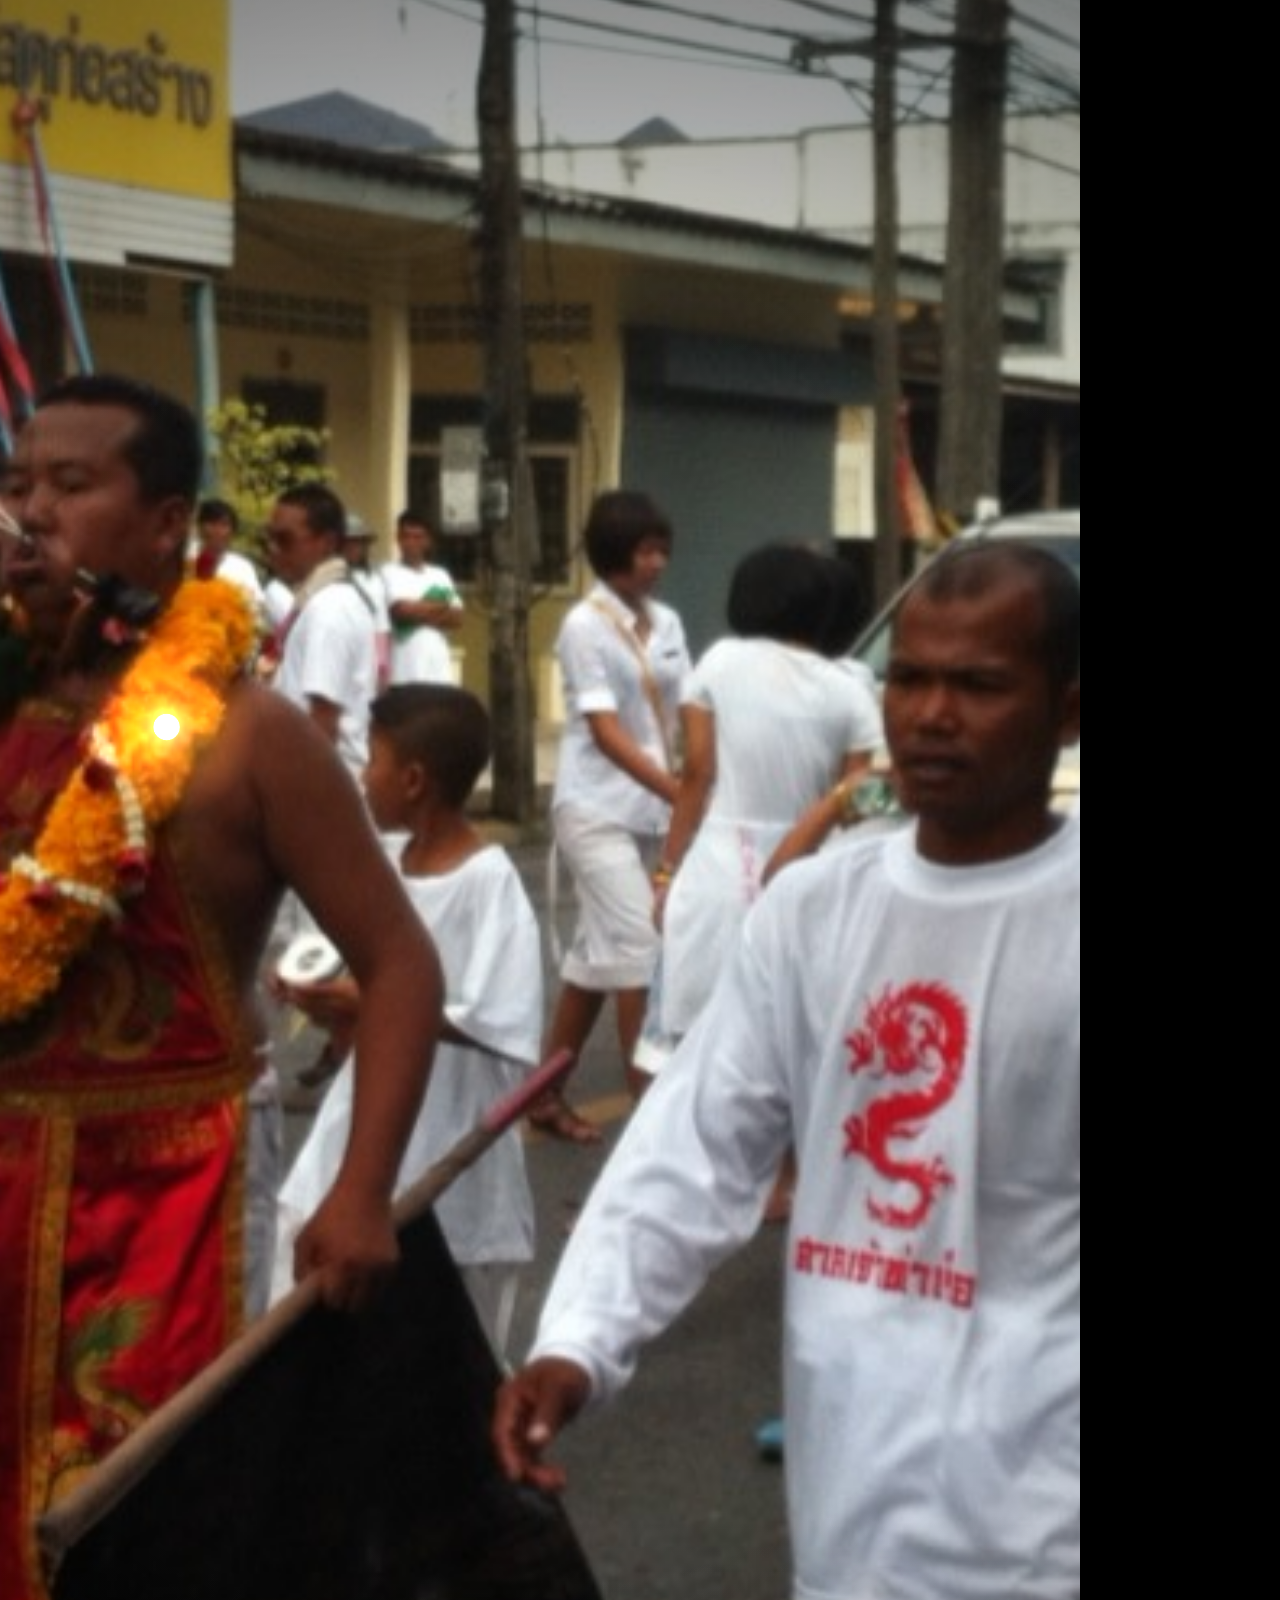
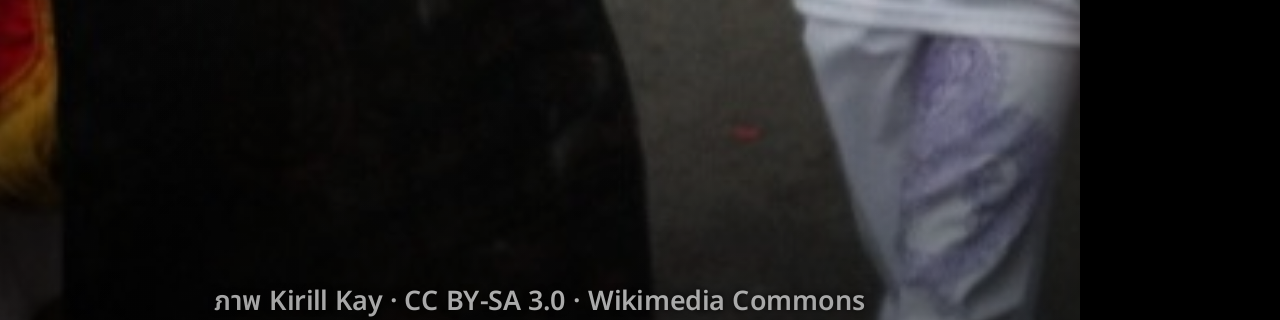
<file: reel/stage.html>
<!doctype html><html lang="th"><head><meta charset="utf-8">
<link href="https://fonts.googleapis.com/css2?family=Noto+Sans+Thai:wght@600;800;900&family=Sriracha&family=Fraunces:opsz,wght@9..144,800&display=swap" rel="stylesheet">
<link href="https://fonts.googleapis.com/css2?family=Noto+Serif+TC:wght@900&display=swap&text=齋齊示" rel="stylesheet">
<style>html,body{margin:0;background:#000}canvas{display:block}</style></head><body>
<canvas id="cv" width="1080" height="1920"></canvas>
<div style="position:absolute;left:-9999px;font-family:'Noto Sans Thai';font-weight:900">กินเจ เจ 9 วัน</div>
<div style="position:absolute;left:-9999px;font-family:'Sriracha'">เชียงใหม่ Kin</div>
<div style="position:absolute;left:-9999px;font-family:'Noto Serif TC';font-weight:900">齋齊示</div>
<script src="data.js"></script>
<script>
window.UI = { lang: "th", towns: REEL.th.towns, seas: REEL.th.seas, landmarks: REEL.th.landmarks, mapnotes: REEL.th.mapnotes, places: REEL.places };
window.matchMedia = window.matchMedia || function () { return { matches: false }; };
</script>
<script src="../docs/app.js"></script>
<script src="../docs/doodle.js"></script>
<script>
/* Kin Jay, 45 seconds, 1080 × 1920. stage.render(t) draws frame t; render.mjs steps it. Beats sit on a
   120 bpm grid (0.5 s) so the drums in audio.py land on the cuts. */
(function () {
"use strict";
var cv = document.getElementById("cv"), c = cv.getContext("2d"), W = 1080, H = 1920, TAU = Math.PI * 2;
var K = window.JAYKIT, D = window.JAYDOODLE, YEL = "#ffd21f", RED = "#c8102e", DEEP = "#5c0a14", INK = "#2b1a10";
D.setMap(REEL.map);
var IMG = {};
["steamed-buns", "veg-pork-sign", "soy-protein", "parade-phuket", "firecrackers-2011", "krabi-sedan", "che-sign", "cherngtalay-shrine", "ma-song"].forEach(function (k) {
  var i = new Image(); i.src = "../docs/img/" + k + ".jpg"; IMG[k] = i;
});
var CREDIT = {
  "steamed-buns": "ภาพ Kirill Kay · CC BY-SA 3.0 · Wikimedia Commons", "veg-pork-sign": "ภาพ Dahlfred · CC BY-SA 3.0 · Wikimedia Commons",
  "soy-protein": "ภาพ ศีลงูสาวสวยปาแหวน · CC BY-SA 3.0 · Wikimedia Commons", "parade-phuket": "ภาพ Kirill Kay · CC BY-SA 3.0 · Wikimedia Commons",
  "firecrackers-2011": "ภาพ Joseph Ferris III · CC BY 2.0 · Wikimedia Commons", "krabi-sedan": "ภาพ OraMAAG · CC BY 4.0 · Wikimedia Commons",
  "che-sign": "ภาพ Pawyilee · สาธารณสมบัติ · Wikimedia Commons", "cherngtalay-shrine": "ภาพ Kirill Kay · CC BY-SA 3.0 · Wikimedia Commons",
  "ma-song": "ภาพ Kirill Kay · CC BY-SA 3.0 · Wikimedia Commons"
};

/* ---------- helpers ---------- */
function clamp(x, a, b) { return x < a ? a : x > b ? b : x; }
function k01(t, a, b) { return clamp((t - a) / (b - a), 0, 1); }
function easeOut(u) { return 1 - Math.pow(1 - u, 3); }
function back(u) { var s = 1.9; u = clamp(u, 0, 1) - 1; return u * u * ((s + 1) * u + s) + 1; }
function pop(t, at, d) { return back(k01(t, at, at + (d || 0.35))); }
function rnd(seed) { var s = seed >>> 0 || 1; return function () { s = (s * 1664525 + 1013904223) >>> 0; return s / 4294967296; }; }
var HITS = [];   // [time, strength] screen shakes
function shake(t) {
  var x = 0, y = 0;
  HITS.forEach(function (h) { var d = t - h[0]; if (d >= 0 && d < 0.35) { var a = h[1] * (1 - d / 0.35); x += Math.sin(d * 90) * a; y += Math.cos(d * 70) * a; } });
  return [x, y];
}
function cap(th, en, y, t, at, o) {          // a caption that pops in: Thai big, English under
  o = o || {}; var s = pop(t, at, 0.3); if (s <= 0) return;
  var size = o.size || 104, col = o.col || "#fff8e6", stroke = o.stroke || "#2a0508";
  var wob = (1 - k01(t, at, at + 0.45)) * Math.sin((t - at) * 30) * 0.07 * (o.wob == null ? 1 : o.wob);
  c.save(); c.translate(W / 2, y); c.scale(s, s); c.rotate(wob); c.textAlign = "center"; c.textBaseline = "middle";
  c.lineJoin = "round";
  c.font = "900 " + size + "px 'Noto Sans Thai'";
  c.shadowColor = o.glow || "rgba(0,0,0,.45)"; c.shadowBlur = o.glow ? size * 0.5 : size * 0.12; c.shadowOffsetY = o.glow ? 0 : size * 0.06;
  c.lineWidth = size * 0.16; c.strokeStyle = stroke; c.strokeText(th, 0, 0);
  c.shadowColor = "transparent"; c.fillStyle = col; c.fillText(th, 0, 0);
  if (en) { var es = o.esize || Math.round(size * 0.46); c.font = "800 " + es + "px 'Noto Sans Thai'"; c.lineWidth = es * 0.2; c.strokeText(en, 0, size * 0.78); c.fillStyle = o.ecol || YEL; c.fillText(en, 0, size * 0.78); }
  c.restore();
}
function credit(s) { c.save(); c.font = "600 26px 'Noto Sans Thai'"; c.fillStyle = "rgba(255,255,255,.85)"; c.textAlign = "center"; c.shadowColor = "#000"; c.shadowBlur = 6; c.fillText(s, W / 2, H - 60); c.restore(); }
function photo(img, t, at, dur, zoom) {      // Ken Burns, cover-fit
  if (!img.complete || !img.naturalWidth) return;
  var u = k01(t, at, at + dur), z = 1.08 + (zoom || 0.14) * u, iw = img.naturalWidth, ih = img.naturalHeight;
  var s = Math.max(W / iw, H / ih) * z, dw = iw * s, dh = ih * s;
  c.drawImage(img, (W - dw) / 2 - (zoom > 0 ? 30 : -30) * u, (H - dh) / 2, dw, dh);
  var g = c.createLinearGradient(0, 0, 0, H); g.addColorStop(0, "rgba(0,0,0,.45)"); g.addColorStop(0.35, "rgba(0,0,0,0)"); g.addColorStop(0.7, "rgba(0,0,0,0)"); g.addColorStop(1, "rgba(0,0,0,.6)");
  c.fillStyle = g; c.fillRect(0, 0, W, H);
}
function bunting(t, y0, sag, n, size, drop) {   // a string of 齋 / เจ pennants, dropping in
  var dy = drop == null ? 0 : (1 - back(drop)) * -500;
  c.save(); c.translate(0, dy);
  c.strokeStyle = "rgba(255,230,190,.7)"; c.lineWidth = 3; c.beginPath();
  for (var x = 0; x <= W; x += 20) { var u = x / W, yy = y0 + sag * 4 * u * (1 - u); if (x) c.lineTo(x, yy); else c.moveTo(x, yy); } c.stroke();
  for (var i = 0; i < n; i++) {
    var x2 = (i + 0.5) * W / n, u2 = x2 / W, y2 = y0 + sag * 4 * u2 * (1 - u2), a = 0.16 * Math.sin(t * 3 + i * 1.3) + 0.06 * Math.sin(t * 7 + i);
    K.pennant(c, x2, y2, size, size * 1.25, a, 0, i % 2 ? "เจ" : "齋");
  }
  c.restore();
}
function bgRed() { var g = c.createLinearGradient(0, 0, 0, H); g.addColorStop(0, "#3a0710"); g.addColorStop(0.6, "#7d1420"); g.addColorStop(1, "#d8641c"); c.fillStyle = g; c.fillRect(0, 0, W, H); }
function bgPaper(seed) { D.paper(c, W, H, seed || 3); }
function stamp(t, at, draw) {                  // something slammed onto the frame: 3× → 1×
  var u = k01(t, at, at + 0.22); if (t < at) return;
  var s = 1 + 2 * (1 - easeOut(u)), a = u;
  c.save(); c.globalAlpha = a; c.translate(W / 2, H / 2); c.scale(s, s); c.translate(-W / 2, -H / 2); draw(); c.restore();
}
function garlic(x, y, s) {
  D.shape(c, [[x - s, y], [x - s * 0.9, y - s * 0.8], [x - s * 0.2, y - s * 1.2], [x, y - s * 1.9], [x + s * 0.2, y - s * 1.2], [x + s * 0.9, y - s * 0.8], [x + s, y], [x, y + s * 0.3]], "#f6efe0", 3, 4);
  D.ink(c, [[x, y - s * 1.2], [x, y + s * 0.2]], { seed: 4, w: 3 });
  D.ink(c, [[x - s * 0.5, y - s * 0.9], [x - s * 0.4, y + s * 0.1]], { seed: 5, w: 3 }); D.ink(c, [[x + s * 0.5, y - s * 0.9], [x + s * 0.4, y + s * 0.1]], { seed: 6, w: 3 });
}
function bigX(x, y, s, t, at) {
  var u = k01(t, at, at + 0.18); if (u <= 0) return;
  c.save(); c.globalAlpha = 0.92; c.strokeStyle = RED; c.lineWidth = s * 0.16; c.lineCap = "round";
  c.beginPath(); c.moveTo(x - s, y - s); c.lineTo(x - s + 2 * s * u, y - s + 2 * s * u); c.stroke();
  if (u > 0.5) { var v = (u - 0.5) * 2; c.beginPath(); c.moveTo(x + s, y - s); c.lineTo(x + s - 2 * s * v, y - s + 2 * s * v); c.stroke(); }
  c.restore();
}
function tick(x, y, s, t, at) {
  var u = k01(t, at, at + 0.18); if (u <= 0) return;
  c.save(); c.strokeStyle = "#2f9a4a"; c.lineWidth = s * 0.18; c.lineCap = c.lineJoin = "round"; c.beginPath();
  c.moveTo(x - s, y); c.lineTo(x - s * 0.3, y + s * 0.7 * Math.min(1, u * 2)); if (u > 0.5) c.lineTo(x - s * 0.3 + s * 1.3 * (u - 0.5) * 2, y + s * 0.7 - s * 1.5 * (u - 0.5) * 2); c.stroke(); c.restore();
}

/* ---------- fx: sparks, confetti, fireworks, rays, embers. Each is a function of t, so any frame renders alone ---------- */
var BURSTS = [], LIGHT = false;   // LIGHT: a paper background, where glow is painted rather than added
function burst(at, x, y, kind, n, sp, cols) { BURSTS.push({ at: at, x: x, y: y, kind: kind, n: n || 60, sp: sp || 900, cols: cols, seed: (at * 977 + x * 13 + y) | 0 }); }
var LIFE = { spark: 0.9, fire: 1.7, confetti: 2.4 };
function drift(v, d, k, vt) { var f = (1 - Math.exp(-k * d)) / k; return (v - vt) * f + vt * d; }   // linear drag, terminal speed vt
function drawBursts(t) {
  BURSTS.forEach(function (b) {
    var d = t - b.at, life = LIFE[b.kind]; if (d < 0 || d > life) return;
    var R = rnd(b.seed), cols = b.cols || (LIGHT ? [RED, "#ff8a00", "#e8b400", DEEP] : [YEL, "#ff9a2a", "#fff3c4", "#ff4a3a"]), fade = 1 - d / life, ADD = LIGHT ? "source-over" : "lighter";
    c.save();
    if (d < 0.22 && b.kind !== "confetti") {      // the flash at the source
      var fr = (b.kind === "fire" ? 340 : 220) * (0.4 + d / 0.22), fa = 0.9 * (1 - d / 0.22);
      var g = c.createRadialGradient(b.x, b.y, 0, b.x, b.y, fr); g.addColorStop(0, "rgba(255,250,220," + fa + ")"); g.addColorStop(0.35, "rgba(255,190,60," + fa * 0.5 + ")"); g.addColorStop(1, "rgba(255,120,40,0)");
      c.globalCompositeOperation = ADD; c.fillStyle = g; c.fillRect(b.x - fr, b.y - fr, fr * 2, fr * 2);
    }
    for (var i = 0; i < b.n; i++) {
      var a = R() * TAU, v = b.sp * (0.3 + 0.7 * R()), col = cols[i % cols.length], ph = R() * TAU, sz = 0.6 + R() * 0.8;
      if (b.kind === "confetti") {
        a = -Math.PI / 2 + (R() - 0.5) * 2.4;
        var vx = Math.cos(a) * v, vy = Math.sin(a) * v;
        var x = b.x + drift(vx, d, 2.4, 0) + Math.sin(d * 4 + ph) * 36, y = b.y + drift(vy, d, 2.4, 340);
        c.globalCompositeOperation = "source-over"; c.globalAlpha = Math.min(1, fade * 3);
        c.save(); c.translate(x, y); c.rotate(ph + d * 6); c.scale(1, Math.cos(d * 11 + ph));
        c.fillStyle = col; c.fillRect(-14 * sz, -8 * sz, 28 * sz, 16 * sz); c.restore();
        continue;
      }
      var k = b.kind === "fire" ? 1.6 : 3.2, vt = b.kind === "fire" ? 160 : 620, tail = b.kind === "fire" ? 0.14 : 0.05;
      var ca = Math.cos(a) * v, sa = Math.sin(a) * v, d0 = Math.max(0, d - tail);
      var x1 = b.x + drift(ca, d, k, 0), y1 = b.y + drift(sa, d, k, vt), x0 = b.x + drift(ca, d0, k, 0), y0 = b.y + drift(sa, d0, k, vt);
      var tw = b.kind === "fire" && d > 0.9 ? 0.5 + 0.5 * Math.sin(d * 40 + ph) : 1;
      c.globalCompositeOperation = ADD; c.lineCap = "round"; c.strokeStyle = col;
      c.globalAlpha = 0.28 * fade * tw; c.lineWidth = 16 * sz * fade + 3; c.beginPath(); c.moveTo(x0, y0); c.lineTo(x1, y1); c.stroke();
      c.globalAlpha = fade * tw; c.lineWidth = 5 * sz * fade + 1.5; c.strokeStyle = i % 3 ? col : "#fffbe8"; c.beginPath(); c.moveTo(x0, y0); c.lineTo(x1, y1); c.stroke();
    }
    c.restore();
  });
}
function embers(t, n, rgb, alpha, seed) {        // glowing flecks rising through the frame
  var R = rnd(seed || 77); c.save(); c.globalCompositeOperation = "lighter";
  for (var i = 0; i < n; i++) {
    var x0 = R() * W, sp = 70 + R() * 190, ph = R() * TAU, sz = 2 + R() * 5, off = R() * (H + 200);
    var y = H + 100 - ((t * sp + off) % (H + 200)), x = x0 + Math.sin(t * 1.4 + ph) * 46, a = alpha * (0.55 + 0.45 * Math.sin(t * 7 + ph));
    c.fillStyle = "rgba(" + rgb + "," + a * 0.22 + ")"; c.beginPath(); c.arc(x, y, sz * 3.2, 0, TAU); c.fill();
    c.fillStyle = "rgba(" + rgb + "," + a + ")"; c.beginPath(); c.arc(x, y, sz, 0, TAU); c.fill();
  }
  c.restore();
}
function rays(x, y, t, rgb, a, r, n) {           // a slow sunburst behind a big word
  if (a <= 0) return;
  if (LIGHT) a = Math.min(1, a * 1.6);
  n = n || 16; c.save(); c.translate(x, y); c.rotate(t * 0.4); c.globalCompositeOperation = LIGHT ? "source-over" : "lighter";
  var g = c.createRadialGradient(0, 0, 0, 0, 0, r); g.addColorStop(0, "rgba(" + rgb + "," + a + ")"); g.addColorStop(0.6, "rgba(" + rgb + "," + a * 0.35 + ")"); g.addColorStop(1, "rgba(" + rgb + ",0)");
  c.fillStyle = g; c.beginPath();
  for (var i = 0; i < n; i++) { var a0 = i / n * TAU; c.moveTo(0, 0); c.arc(0, 0, r, a0, a0 + TAU / n * 0.5); c.closePath(); }
  c.fill(); c.restore();
}
function glowBall(x, y, r, rgb, a) {
  c.save(); c.globalCompositeOperation = LIGHT ? "source-over" : "lighter";
  var g = c.createRadialGradient(x, y, 0, x, y, r); g.addColorStop(0, "rgba(" + rgb + "," + a + ")"); g.addColorStop(1, "rgba(" + rgb + ",0)");
  c.fillStyle = g; c.fillRect(x - r, y - r, r * 2, r * 2); c.restore();
}
function vignette(a) {
  var g = c.createRadialGradient(W / 2, H / 2, H * 0.32, W / 2, H / 2, H * 0.72); g.addColorStop(0, "rgba(0,0,0,0)"); g.addColorStop(1, "rgba(0,0,0," + a + ")");
  c.fillStyle = g; c.fillRect(0, 0, W, H);
}
function wipe(t, at) {                           // yellow-and-red flag stripes sweep across a cut
  var d = t - at; if (d < -0.16 || d > 0.2) return;
  var u = d < 0 ? 1 + d / 0.16 : d / 0.2;        // 0 → 1 coming in, then 0 → 1 going out
  var off = d < 0 ? -W * 2.4 * (1 - easeOut(u)) : W * 2.4 * u * u;
  c.save(); c.translate(off, 0); c.transform(1, 0, -0.35, 1, 0, 0);
  var bw = 190, cols = [YEL, RED, YEL, DEEP, YEL, RED, YEL, RED, YEL, DEEP];
  for (var i = -2; i < 10; i++) { c.fillStyle = cols[(i + 10) % cols.length]; c.fillRect(i * bw, -20, bw + 2, H + 40); }
  c.restore();
}

/* ---------- the beats ---------- */
var SEC = [
  [0, 3.5, hook], [3.5, 8, flag], [8, 15.5, wok], [15.5, 21.5, menu], [21.5, 31, festival], [31, 37, legend], [37, 41.5, north], [41.5, 45, end]
];
// shakes on the big hits (audio.py puts drums and stamps on the same times)
HITS.push([0.0, 16], [1.2, 12], [1.5, 30], [2.0, 22], [4.2, 26], [5.6, 26], [11.5, 34], [12.5, 14], [13.0, 14], [13.5, 14], [27.5, 14], [28.5, 16], [33.5, 20], [41.5, 18], [44.5, 22]);
// sparks, confetti and fireworks (audio.py puts a crack, a pop or a boom under each)
burst(0.0, 180, 720, "spark", 70, 1300); burst(0.1, 900, 560, "spark", 70, 1300); burst(0.24, 300, 1560, "spark", 50, 1000); burst(0.38, 830, 1680, "spark", 50, 1000);
burst(0.55, 540, 1250, "fire", 90, 1100);
burst(1.2, 540, 1980, "confetti", 150, 2700);
burst(1.5, 540, 1040, "spark", 80, 1500, ["#ff3b3b", YEL, "#ffffff"]);
burst(2.0, 540, 600, "fire", 110, 1300);
burst(4.2, 290, 1030, "confetti", 60, 1500); burst(5.6, 790, 1030, "confetti", 60, 1500);
burst(11.55, 540, 330, "spark", 80, 1400, [RED, "#ff6a00", DEEP]); burst(14.0, 540, 400, "spark", 50, 1100);
[19.4, 19.8, 20.2].forEach(function (at, i) { burst(at, 540, 480 + i * 470, "confetti", 34, 900); });
burst(26.55, 540, 1400, "spark", 50, 1100);
(function () { var R = rnd(2011); for (var k = 0; k < 10; k++) burst(27.5 + k * 0.1, 140 + R() * 800, 260 + R() * 1000, "spark", 40, 1100); })();
burst(28.55, 540, 520, "fire", 90, 1200);
burst(29.5, 90, 1980, "confetti", 90, 2500); burst(29.55, 990, 1980, "confetti", 90, 2500);
burst(33.5, 294, 746, "fire", 60, 700, ["#ff9ab0", "#ffd6e0", "#ffffff"]); burst(33.55, 103, 1147, "fire", 60, 700, ["#ff9ab0", "#ffd6e0", "#ffffff"]);
var FIREWORKS = [[41.55, 540, 700, 1500], [42.2, 250, 470, 1000], [42.7, 830, 430, 1000], [43.2, 300, 1000, 900], [43.7, 800, 980, 900], [44.15, 540, 380, 1200]];
FIREWORKS.forEach(function (f, i) { burst(f[0], f[1], f[2], "fire", 100, f[3], [[YEL, "#fff3c4", "#ff9a2a"], ["#ff5a7a", "#ffd0dc", "#fff"], [YEL, "#ffffff"], ["#7affc8", "#fff", YEL], ["#ff9a2a", "#fff3c4"], [YEL, "#ff4a3a", "#fff"]][i]); });
burst(44.5, 540, 1980, "confetti", 180, 2800);
var WIPES = [3.5, 8, 15.5, 21.5, 37, 41.5], FLASHES = [1.2, 19.4, 26.5, 29.5, 31];

function hook(t) {
  if (t < 1.2) {
    c.fillStyle = "#000"; c.fillRect(0, 0, W, H);
    var pz = 1 + 0.35 * Math.pow(1 - k01(t, 0, 0.5), 3);            // the photo slams in from close
    c.save(); c.translate(W / 2, H / 2); c.scale(pz, pz); c.translate(-W / 2, -H / 2); photo(IMG["parade-phuket"], t, 0, 1.2, 0.25); c.restore();
    var fl = 0.45 * Math.max(0, Math.sin(t * 40)) * (1 - k01(t, 0, 0.8));  // firecracker flicker
    c.fillStyle = "rgba(255,200,120," + fl * 0.5 + ")"; c.fillRect(0, 0, W, H);
    rays(W / 2, 1250, t, "255,200,60", 0.55 * k01(t, 0.55, 0.75), 900);
    drawBursts(t);
    cap("ทั้งเมืองใส่ชุดขาว", "A whole town in white.", 300, t, 0.05, { size: 112 });
    cap("ทำไม?", "Why?", 1250, t, 0.55, { size: 220, col: YEL, glow: "rgba(255,150,0,.9)" });
    credit(CREDIT["parade-phuket"]);
    return;
  }
  bgRed();
  rays(W / 2, 1060, t, "255,170,40", 0.32, 1300, 20);
  embers(t, 40, "255,190,80", 0.8, 3);
  bunting(t, 120, 70, 9, 96, k01(t, 1.2, 1.6));
  bunting(t, 330, 80, 11, 78, k01(t, 1.4, 1.8));
  var s0 = pop(t, 1.2, 0.25); c.save(); c.translate(W / 2, 1080); c.scale(s0 * 1.8, s0 * 1.8); garlic(0, 60, 95); c.restore();
  bigX(W / 2, 1040, 250, t, 1.5);
  drawBursts(t);
  cap("9 วัน", "", 600, t, 2.0, { size: 260, col: YEL, glow: "rgba(255,140,0,.95)" });
  cap("ไม่มีกระเทียม", "9 days. Zero garlic.", 1420, t, 2.5, { size: 124 });
}
function flag(t) {
  LIGHT = true;
  bgPaper(7);
  [[290, 3.95], [790, 5.35]].forEach(function (f) { if (t > f[1]) rays(f[0], 760, t, "255,190,40", 0.4 * k01(t, f[1], f[1] + 0.3), 560, 14); });
  function oneFlag(x, ch, at) {
    var u = pop(t, at, 0.3); if (u <= 0) return;
    c.save(); c.translate(x, 760 - 900 * (1 - easeOut(k01(t, at, at + 0.25)))); c.rotate(Math.sin(t * 2.5 + x) * 0.03 + (1 - k01(t, at, at + 0.5)) * Math.sin((t - at) * 28) * 0.12);
    c.fillStyle = YEL; c.strokeStyle = RED; c.lineWidth = 12;
    c.fillRect(-190, -260, 380, 520); c.strokeRect(-190, -260, 380, 520);
    if (t > at + 0.25) { c.fillStyle = RED; K.letter(c, ch, 0, 0, 330 * pop(t, at + 0.25, 0.2)); }
    c.restore();
  }
  oneFlag(290, "齋", 3.7);
  oneFlag(790, "เจ", 5.1);
  drawBursts(t);
  cap("เห็นธงนี้", "See this flag?", 1230, t, 6.4, { size: 120, col: RED, stroke: "#fff8e6", ecol: INK });
  cap("ไม่มีของจากสัตว์", "Nothing from an animal.", 1430, t, 7.0, { size: 100, col: INK, stroke: "#fff8e6", ecol: RED });
  // labels under each flag
  if (t > 4.2) { c.save(); c.font = "900 64px 'Noto Sans Thai'"; c.textAlign = "center"; c.fillStyle = INK; c.globalAlpha = k01(t, 4.2, 4.5); c.fillText("ป้ายจีน 齋", 290, 1110); c.restore(); }
  if (t > 5.6) { c.save(); c.font = "900 64px 'Noto Sans Thai'"; c.textAlign = "center"; c.fillStyle = INK; c.globalAlpha = k01(t, 5.6, 5.9); c.fillText("ป้ายไทย เจ", 790, 1110); c.restore(); }
}
var FOODS = [
  { at: 8.5, th: "เต้าหู้", en: "tofu", col: "#f6efd8", ok: 1 },
  { at: 9.0, th: "เห็ดหอม", en: "shiitake", col: "#7a5236", ok: 1 },
  { at: 9.5, th: "คะน้า", en: "kale", col: "#3f8f3a", ok: 1 },
  { at: 10.0, th: "หมูแดง?!", en: "red pork?!", col: "#b9422e", ok: 1, note: ["ทำจากแป้งสาลี", "it's wheat gluten"] },
  { at: 11.5, th: "กระเทียม", en: "GARLIC", col: "#f3eee0", ok: 0, big: 1 },
  { at: 12.5, th: "หอมแดง", en: "shallot", col: "#b0566a", ok: 0 },
  { at: 13.0, th: "ไข่", en: "egg", col: "#ffd34d", ok: 0 },
  { at: 13.5, th: "น้ำปลา", en: "fish sauce", col: "#8a4a18", ok: 0 }
];
function wok(t) {
  LIGHT = true;
  bgPaper(11);
  var cx = W / 2, cy = 1180, rw = 400, rh = 150, bad = t >= 11.5;
  if (bad && t < 12.2) { c.fillStyle = "rgba(200,16,46," + (0.35 * (1 - k01(t, 11.5, 12.2))) + ")"; c.fillRect(0, 0, W, H); }
  var heat = 1 + 0.8 * Math.exp(-Math.max(0, t - 11.5) * 3) * (t >= 11.5 ? 1 : 0);
  glowBall(cx, cy + rh + 60, 520 * heat, "255,120,30", 0.55);
  for (var k = 0; k < 9; k++) { var fx = cx - 320 + k * 80, fl = (60 + 30 * Math.sin(t * 13 + k * 2.1) + 18 * Math.sin(t * 29 + k)) * heat; c.fillStyle = "rgba(255," + (110 + k * 12) + ",40,.9)"; c.beginPath(); c.moveTo(fx - 28, cy + rh + 110); c.quadraticCurveTo(fx, cy + rh + 110 - fl * 2, fx + 28, cy + rh + 110); c.fill();
    c.fillStyle = "rgba(255,240,150,.85)"; c.beginPath(); c.moveTo(fx - 12, cy + rh + 110); c.quadraticCurveTo(fx, cy + rh + 110 - fl, fx + 12, cy + rh + 110); c.fill(); }
  (function () { var R = rnd(31); c.save(); c.globalCompositeOperation = "lighter";      // sparks off the burner
    for (var i = 0; i < 26; i++) { var ph = R(), sp = 0.7 + R() * 0.8, u = ((t * sp + ph) % 1), x = cx - 330 + R() * 660 + Math.sin(t * 5 + i) * 20 * u, y = cy + rh + 90 - u * 520 * heat;
      c.fillStyle = "rgba(255," + (170 + (i % 5) * 15) + ",60," + (1 - u) + ")"; c.beginPath(); c.arc(x, y, 4 + 3 * (1 - u), 0, TAU); c.fill(); }
    c.restore(); })();
  c.fillStyle = "#2b2a2a"; c.beginPath(); c.ellipse(cx, cy, rw, rh, 0, 0, Math.PI); c.fill();
  c.fillStyle = "#4a4746"; c.beginPath(); c.ellipse(cx, cy, rw, rh * 0.35, 0, 0, TAU); c.fill();
  c.strokeStyle = "#2b2a2a"; c.lineWidth = 22; c.beginPath(); c.moveTo(cx + rw - 10, cy); c.lineTo(cx + rw + 120, cy - 60); c.stroke();
  for (var st = 0; st < 5; st++) { var su = ((t * 0.5 + st / 5) % 1); c.fillStyle = "rgba(255,255,255," + 0.22 * Math.sin(su * Math.PI) + ")"; c.beginPath(); c.arc(cx - 200 + st * 100 + Math.sin(t * 2 + st) * 30, cy - 40 - su * 420, 40 + su * 70, 0, TAU); c.fill(); }
  // the flag on the cart: up while it's jay, down after the garlic
  var px = 120, top = 520;
  c.strokeStyle = "#6b4a2a"; c.lineWidth = 10; c.beginPath(); c.moveTo(px, top); c.lineTo(px, 1500); c.stroke();
  var fy = bad ? top + 760 * easeOut(k01(t, 11.5, 12.0)) : top;
  c.save(); c.translate(px + 4, fy); c.fillStyle = YEL; c.strokeStyle = RED; c.lineWidth = 6; c.fillRect(0, 0, 170, 210); c.strokeRect(0, 0, 170, 210); c.fillStyle = RED; K.letter(c, "เจ", 85, 100, 150); c.restore();
  FOODS.forEach(function (f, i) {
    if (t < f.at) return;
    var d = t - f.at, y = Math.min(cy - 10, 380 + d * d * 2600), x = cx - 160 + (i % 4) * 110;
    if (y >= cy - 10) { c.fillStyle = f.col; c.beginPath(); c.arc(cx - 200 + i * 55, cy - 12 + (i % 2) * 14, 30, 0, TAU); c.fill(); }
    else if (f.big) { c.save(); c.translate(x, y); garlic(0, 0, 70); c.restore(); }
    else { c.fillStyle = f.col; c.strokeStyle = "rgba(0,0,0,.3)"; c.lineWidth = 3; c.beginPath(); c.arc(x, y, 44, 0, TAU); c.fill(); c.stroke(); }
  });
  // what just went in, as a caption
  var cur = null; FOODS.forEach(function (f) { if (t >= f.at) cur = f; });
  if (cur && t < 14.0) {
    cap(cur.th, cur.en, cur.big ? 330 : 360, t, cur.at, { size: cur.big ? 150 : 120, col: cur.ok ? INK : RED, stroke: "#fff8e6", ecol: cur.ok ? "#2f7a3a" : RED });
    if (cur.ok) tick(W / 2 + 330, 360, 60, t, cur.at + 0.1); else bigX(W / 2 + (cur.big ? 0 : 330), cur.big ? 330 : 360, cur.big ? 220 : 70, t, cur.at + 0.05);
    if (cur.note && t > cur.at + 0.3) cap(cur.note[0], cur.note[1], 560, t, cur.at + 0.3, { size: 80, col: "#2f7a3a", stroke: "#fff8e6", ecol: INK });
    if (cur.big) { rays(W / 2, 720, t, "255,40,40", 0.4 * k01(t, 11.7, 11.9), 700); cap("ไม่เจ!", "NOT JAY", 720, t, 11.7, { size: 200, col: RED, stroke: "#fff8e6", ecol: INK }); }
  }
  drawBursts(t);
  if (t >= 14.0) cap("งดผักฉุน 5 อย่าง!", "No pungent five.", 400, t, 14.0, { size: 110, col: RED, stroke: "#fff8e6", ecol: INK });
}
function menu(t) {
  LIGHT = true;
  var shots = [["steamed-buns", 15.5, 1.3, "ซาลาเปา ขนมจีบเห็ด", "buns & mushroom dumplings"], ["veg-pork-sign", 16.8, 1.3, "บะหมี่หมูแดง... เจ", "red-pork noodles... jay"], ["soy-protein", 18.1, 1.3, "โปรตีนเกษตร", "soy protein"]];
  var cur = shots[0]; shots.forEach(function (s) { if (t >= s[1]) cur = s; });
  if (t < 19.4) {
    c.fillStyle = "#000"; c.fillRect(0, 0, W, H);
    photo(IMG[cur[0]], t, cur[1], cur[2], cur[0] === "veg-pork-sign" ? -0.1 : 0.16);
    cap(cur[3], cur[4], 1400, t, cur[1] + 0.1, { size: 104 });
    credit(CREDIT[cur[0]]);
    if (t < 16.8) cap("สั่งอะไรดี?", "What to order?", 220, t, 15.6, { size: 110, col: YEL });
    return;
  }
  bgPaper(5);
  drawBursts(t);
  var dishes = [["ผัดหมี่ซั่ว", "longevity noodles", 19.4], ["จับฉ่าย", "mixed-veg stew", 19.8], ["แกงเขียวหวานเจ", "jay green curry", 20.2]];
  dishes.forEach(function (d, i) {
    var s = pop(t, d[2]); if (s <= 0) return; var y = 480 + i * 470;
    c.save(); c.translate(W / 2, y); c.scale(s * 1.5, s * 1.5);
    D.shape(c, [[-180, -40], [180, -40], [130, 80], [-130, 80]], ["#f2a531", "#e8d7b0", "#7cb35a"][i], 30 + i, 5);
    for (var k = 0; k < 3; k++) D.ink(c, [[-60 + k * 60, -50], [-45 + k * 60 + Math.sin(t * 4 + k) * 8, -80], [-60 + k * 60, -110]], { seed: 40 + k, w: 5, a: 0.5 });
    c.restore();
    cap(d[0], d[1], y + 190, t, d[2] + 0.05, { size: 90, col: INK, stroke: "#fff8e6", ecol: RED });
  });
}
var ORDER = ["phuket", "bkk", "korat", "hatyai", "trang", "krabi", "phangnga", "cm", "cr"];
function festival(t) {
  if (t < 26.5) {
    LIGHT = true; bgPaper(9);
    c.save(); c.translate(70, 260); var MW = 940, MH = 1360;
    var P = D.drawThailand(c, MW, MH);
    Object.keys(UI.towns).forEach(function (k, i) { var T = UI.towns[k], q = P(T.lat, T.lng); if (D.ICON[T.icon]) D.ICON[T.icon](c, q[0], q[1], 46, 60 + i * 5, T.icon === "fire" || T.icon === "lion" ? t : 0); });
    ORDER.forEach(function (k, i) {
      var at = 21.8 + i * 0.5; if (t < at) return; var T = UI.towns[k], q = P(T.lat, T.lng), s = pop(t, at, 0.3);
      var rp = k01(t, at, at + 0.6); if (rp < 1) { c.strokeStyle = "rgba(200,16,46," + (1 - rp) + ")"; c.lineWidth = 8 * (1 - rp) + 1; c.beginPath(); c.ellipse(q[0], q[1], 20 + rp * 120, (20 + rp * 120) * 0.5, 0, 0, TAU); c.stroke(); }
      glowBall(q[0], q[1] - 20, 90, "255,200,40", 0.5 * (1 - k01(t, at, at + 0.4)));
      c.save(); c.translate(q[0] + 6, q[1] - 14 - 160 * (1 - easeOut(k01(t, at, at + 0.2)))); c.scale(s, s); D.flagpin(c, 0, 0, 70, t, i + 1); c.restore();
      D.hand(c, T.name, q[0] + (T.dx || 0) * 1.6, q[1] + 34, 34, RED, T.al || "center", "#fbf2d9");
    });
    c.restore();
    cap("10–18 ต.ค. 2569", "10–18 October 2026", 150, t, 21.6, { size: 110, col: RED, stroke: "#fff8e6", ecol: INK });
    return;
  }
  var shots = [["parade-phuket", 26.5, 1.0, "ขบวนแห่", "processions"], ["firecrackers-2011", 27.5, 1.0, "ประทัด!", "firecrackers!"], ["krabi-sedan", 28.5, 1.0, "แห่เกี้ยว", "the gods ride out"]];
  if (t < 29.5) {
    var cur = shots[0]; shots.forEach(function (s) { if (t >= s[1]) cur = s; });
    c.fillStyle = "#000"; c.fillRect(0, 0, W, H);
    var pz2 = 1 + 0.18 * Math.pow(1 - k01(t, cur[1], cur[1] + 0.3), 3);
    c.save(); c.translate(W / 2, H / 2); c.scale(pz2, pz2); c.translate(-W / 2, -H / 2); photo(IMG[cur[0]], t, cur[1], cur[2], 0.2); c.restore();
    if (cur[0] === "firecrackers-2011") { c.fillStyle = "rgba(255,210,140," + 0.35 * Math.max(0, Math.sin(t * 47)) * Math.max(0, Math.sin(t * 13)) + ")"; c.fillRect(0, 0, W, H); }
    drawBursts(t);
    cap(cur[3], cur[4], 1400, t, cur[1] + 0.05, { size: 130, glow: cur[0] === "firecrackers-2011" ? "rgba(255,120,0,.9)" : null });
    credit(CREDIT[cur[0]]);
    return;
  }
  LIGHT = true; c.fillStyle = "#ffe9b8"; c.fillRect(0, 0, W, H / 2); c.fillStyle = "#d9c08a"; c.fillRect(0, H / 2, W, H / 2);
  rays(W / 2, H / 2, t, "255,170,40", 0.45, 1400, 22);
  c.save(); c.scale(W / 540, W / 540); c.translate(0, (H * 540 / W - 540) / 2 - 60);
  D.SCENE.lion(c, 540, 540, t);   // real time, so the jaw snaps on the 120 bpm drum and the leap lands at 30.8 s
  c.restore();
  drawBursts(t);
  cap("เชิดสิงโต!", "lion dance!", 330, t, 29.5, { size: 160, col: RED, stroke: "#fff8e6", ecol: INK });
}
function legend(t) {
  c.fillStyle = "#0b0618"; c.fillRect(0, 0, W, H);
  glowBall(W * 0.3, H * 0.62, 900, "120,40,160", 0.35); glowBall(W * 0.75, H * 0.3, 700, "200,60,90", 0.22);
  var R = rnd(5); for (var i = 0; i < 300; i++) { var sx = R() * W, sy = R() * H, sz = R() < 0.1 ? 4 : 2; c.fillStyle = "rgba(255,245,220," + (0.3 + 0.35 * Math.sin(t * 2.2 + i)) + ")"; c.fillRect(sx, sy, sz, sz); }
  [[32.6, 0.95, 0.12, 0.35, 0.3], [35.2, 0.1, 0.7, 0.8, 0.55]].forEach(function (m) {            // shooting stars
    var u = k01(t, m[0], m[0] + 0.55); if (u <= 0 || u >= 1) return;
    var x1 = (m[1] + (m[3] - m[1]) * u) * W, y1 = (m[2] + (m[4] - m[2]) * u) * H, x0 = (m[1] + (m[3] - m[1]) * Math.max(0, u - 0.25)) * W, y0 = (m[2] + (m[4] - m[2]) * Math.max(0, u - 0.25)) * H;
    var g = c.createLinearGradient(x0, y0, x1, y1); g.addColorStop(0, "rgba(255,240,200,0)"); g.addColorStop(1, "rgba(255,250,230," + (1 - u) + ")");
    c.strokeStyle = g; c.lineWidth = 6; c.lineCap = "round"; c.beginPath(); c.moveTo(x0, y0); c.lineTo(x1, y1); c.stroke(); glowBall(x1, y1, 60, "255,240,200", 0.8 * (1 - u));
  });
  var S = [[0.80, 0.32], [0.78, 0.44], [0.60, 0.47], [0.56, 0.36], [0.42, 0.39], [0.30, 0.42], [0.16, 0.54]].map(function (p) { return [p[0] * W, p[1] * H]; });
  var n = clamp(Math.floor((t - 31.4) / 0.25) + 1, 0, 7);
  if (n === 7) { c.save(); c.shadowColor = "rgba(255,200,40,.9)"; c.shadowBlur = 40; }
  c.strokeStyle = "rgba(255,210,31,.85)"; c.lineWidth = 6; c.beginPath();
  for (var k = 0; k < n; k++) { if (k) c.lineTo(S[k][0], S[k][1]); else c.moveTo(S[k][0], S[k][1]); }
  if (n === 7) { c.moveTo(S[3][0], S[3][1]); c.lineTo(S[0][0], S[0][1]); }
  c.stroke(); if (n === 7) c.restore();
  S.forEach(function (p, k) { var on = k < n, at = 31.4 + k * 0.25; if (on) { glowBall(p[0], p[1], 110 + 60 * (1 - k01(t, at, at + 0.4)), "255,200,60", 0.55 + 0.4 * (1 - k01(t, at, at + 0.4))); rays(p[0], p[1], -t, "255,230,150", 0.5 * (1 - k01(t, at, at + 0.5)), 220, 8); }
    c.fillStyle = on ? "#fff4b8" : "#fff6e0"; c.beginPath(); c.arc(p[0], p[1], on ? 16 : 9, 0, TAU); c.fill(); });
  if (t >= 33.5) {
    var e = k01(t, 33.5, 34.0) * (0.75 + 0.25 * Math.sin(t * 6));
    [[S[5][0] - 30, S[5][1] - 60], [S[6][0] - 70, S[6][1] + 110]].forEach(function (q) {
      var g = c.createRadialGradient(q[0], q[1], 0, q[0], q[1], 90); g.addColorStop(0, "rgba(255,120,150," + 0.8 * e + ")"); g.addColorStop(1, "rgba(255,120,150,0)");
      c.fillStyle = g; c.fillRect(q[0] - 90, q[1] - 90, 180, 180); c.fillStyle = "rgba(255,210,220," + e + ")"; c.beginPath(); c.arc(q[0], q[1], 14, 0, TAU); c.fill();
    });
  }
  drawBursts(t);
  cap("ดาว 7 ดวง", "7 stars", 300, t, 31.2, { size: 120, col: YEL, glow: "rgba(255,180,0,.8)" });
  cap("+ 2 ดวงที่มองไม่เห็น", "+ 2 nobody can see", 1180, t, 33.5, { size: 92 });
  cap("= เทพเจ้า 9 องค์", "= the Nine Emperor Gods", 1400, t, 34.3, { size: 104, col: YEL, glow: "rgba(255,180,0,.8)" });
}
var NB = null;
function north(t) {
  LIGHT = true;
  if (!NB) {                                       // the doodled old city, drawn once
    NB = document.createElement("canvas"); NB.width = W; NB.height = H; var b = NB.getContext("2d");
    D.paper(b, W, H, 4);
    var P = D.proj([18.765, 98.966, 18.805, 99.013], W, H * 0.8, 1.0), T = REEL.map.city;
    b.save(); b.translate(0, 180);
    var pts = function (r) { return r.map(function (p) { return P(p[0], p[1]); }); };
    T.roads.major.forEach(function (r, i) { D.ink(b, pts(r), { seed: i, w: 6, col: "#d9b98a", a: 0.9, amp: 1 }); });
    T.water.forEach(function (poly, i) { poly.forEach(function (r, k) { var p = pts(r); D.wash(b, p, "#8fc3e0", 0.85, 200 + i + k); D.ink(b, p, { seed: 200 + i, close: true, w: 2.4, col: "#2f6fa0", a: 0.8 }); }); });
    UI.landmarks.city.forEach(function (L, i) { var q = P(L.lat, L.lng); D.ICON[L.icon](b, q[0], q[1], 70 * (L.s || 1), 500 + i * 3, 0); D.hand(b, L.name, q[0] + (L.dx || 0) * 2, q[1] + 26 + (L.dy || 0) * 2, 30, "#5a3a1a", L.al || "center", "#fbf2d9"); });
    b.restore(); NB.P = P;
  }
  c.drawImage(NB, 0, 0);
  var ps = REEL.places.filter(function (p) { return p.prov === "cm"; });
  c.save(); c.translate(0, 180);
  ps.forEach(function (p, i) { var at = 37.3 + i * 0.07; if (t < at) return; var q = NB.P(p.lat, p.lng); if (q[1] < -20 || q[1] > H) return; var s = pop(t, at, 0.25);
    var rp = k01(t, at, at + 0.5); if (rp < 1) { c.strokeStyle = "rgba(255,170,0," + (1 - rp) + ")"; c.lineWidth = 6 * (1 - rp) + 1; c.beginPath(); c.arc(q[0], q[1], 10 + rp * 80, 0, TAU); c.stroke(); } c.save(); c.translate(q[0], q[1]); c.scale(2.2 * s, 2.2 * s); D.pin(c, 0, 0, p.k, i * 3 + 1, false); c.restore(); });
  c.restore();
  cap("เชียงใหม่ เชียงราย", "Chiang Mai · Chiang Rai", 190, t, 37.1, { size: 110, col: RED, stroke: "#fff8e6", ecol: INK });
  cap("ศาลเจ้า + ร้านเจ 60 ที่", "60 shrines & jay kitchens, mapped", 1460, t, 38.6, { size: 96, col: INK, stroke: "#fff8e6", ecol: RED });
}
function end(t) {
  bgRed();
  rays(W / 2, 760, t, "255,190,50", 0.5 * k01(t, 41.5, 41.9), 1500, 24);
  drawBursts(t);
  embers(t, 60, "255,200,90", 0.9, 9);
  bunting(t, 140, 70, 9, 96, k01(t, 41.5, 41.9)); bunting(t, 360, 80, 11, 78, k01(t, 41.6, 42.0)); bunting(t, 1500, 70, 9, 96); bunting(t, 1700, 60, 11, 78);
  var pulse = 1 + 0.04 * Math.max(0, Math.sin((t - 41.6) * Math.PI * 2));   // on the beat
  c.save(); c.translate(W / 2, 700); c.scale(pulse, pulse); c.translate(-W / 2, -700);
  cap("กินเจ", "Kin Jay", 700, t, 41.6, { size: 280, col: YEL, glow: "rgba(255,150,0,.95)", esize: 110 });
  c.restore();
  cap("10–18 ต.ค. 2569", "10–18 October 2026", 1130, t, 42.2, { size: 100 });
  cap("motdang.net/sites/kin-jay", "", 1360, t, 42.8, { size: 62, col: YEL });
}

window.stage = {
  build: function () { return 45; },
  render: function (t) {
    var sh = shake(t), z = 1;
    HITS.forEach(function (h) { var d = t - h[0]; if (d >= 0 && d < 0.5) z += h[1] / 30 * 0.07 * Math.exp(-d * 9); });   // a zoom punch on each hit
    WIPES.concat(FLASHES).forEach(function (at) { var d = t - at; if (d >= 0 && d < 0.4) z += 0.07 * Math.pow(1 - d / 0.4, 2); });
    LIGHT = false;
    c.setTransform(1, 0, 0, 1, 0, 0); c.fillStyle = "#000"; c.fillRect(0, 0, W, H);
    c.save(); c.translate(W / 2 + sh[0], H / 2 + sh[1]); c.scale(z, z); c.translate(-W / 2, -H / 2);
    for (var i = 0; i < SEC.length; i++) if (t >= SEC[i][0] && t < SEC[i][1]) { SEC[i][2](t); break; }
    if (t >= 45) end(t);
    c.restore();
    vignette(LIGHT ? 0.22 : 0.5);
    FLASHES.forEach(function (at) { var d = t - at; if (d >= 0 && d < 0.14) { c.fillStyle = "rgba(255,250,235," + (0.7 * (1 - d / 0.14)) + ")"; c.fillRect(0, 0, W, H); } });
    WIPES.forEach(function (at) { wipe(t, at); });
  }
};
Promise.all([document.fonts.ready, document.fonts.load("900 40px 'Noto Sans Thai'", "กินเจ"), document.fonts.load("40px Sriracha", "เชียงใหม่"), document.fonts.load("900 40px 'Noto Serif TC'", "齋")].concat(
  Object.keys(IMG).map(function (k) { return new Promise(function (r) { if (IMG[k].complete) r(); else { IMG[k].onload = r; IMG[k].onerror = r; } }); })
)).then(function () { window.READY = true; stage.render(0); });
})();
</script></body></html>
</file>
